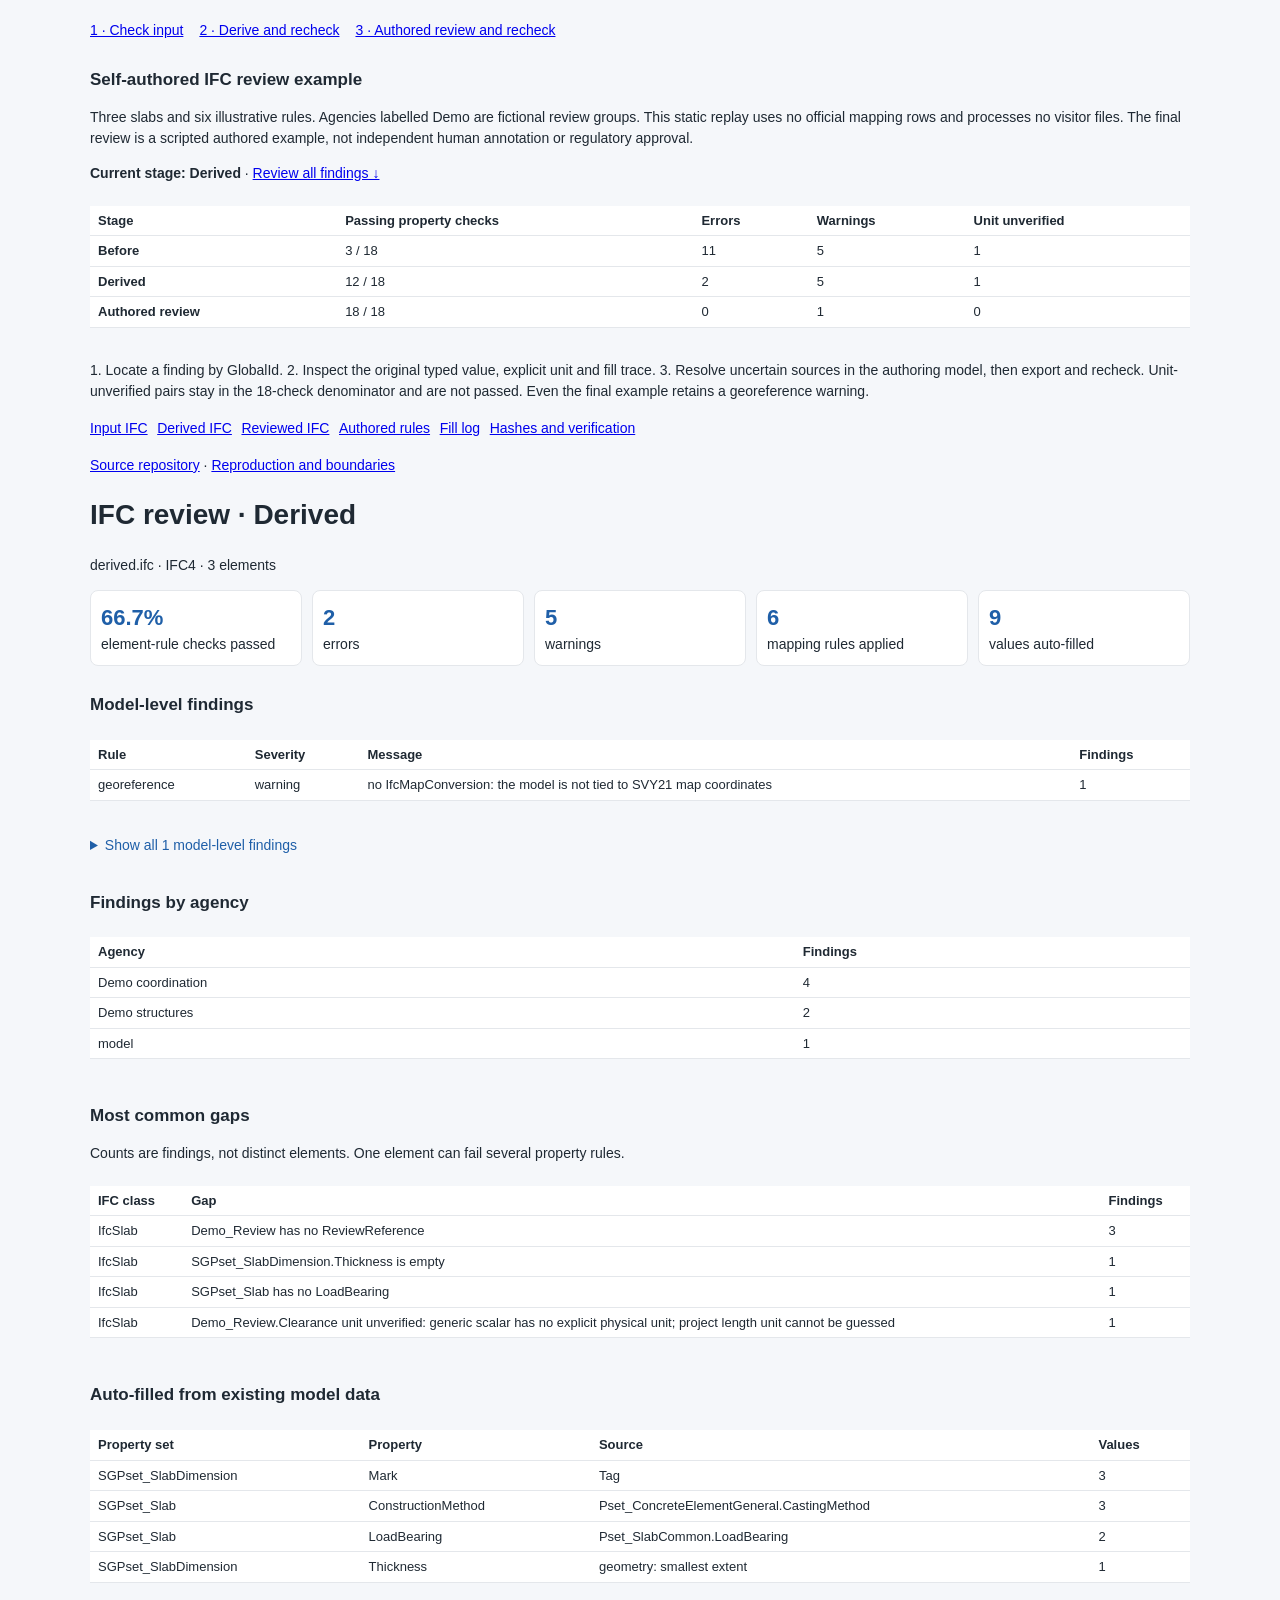
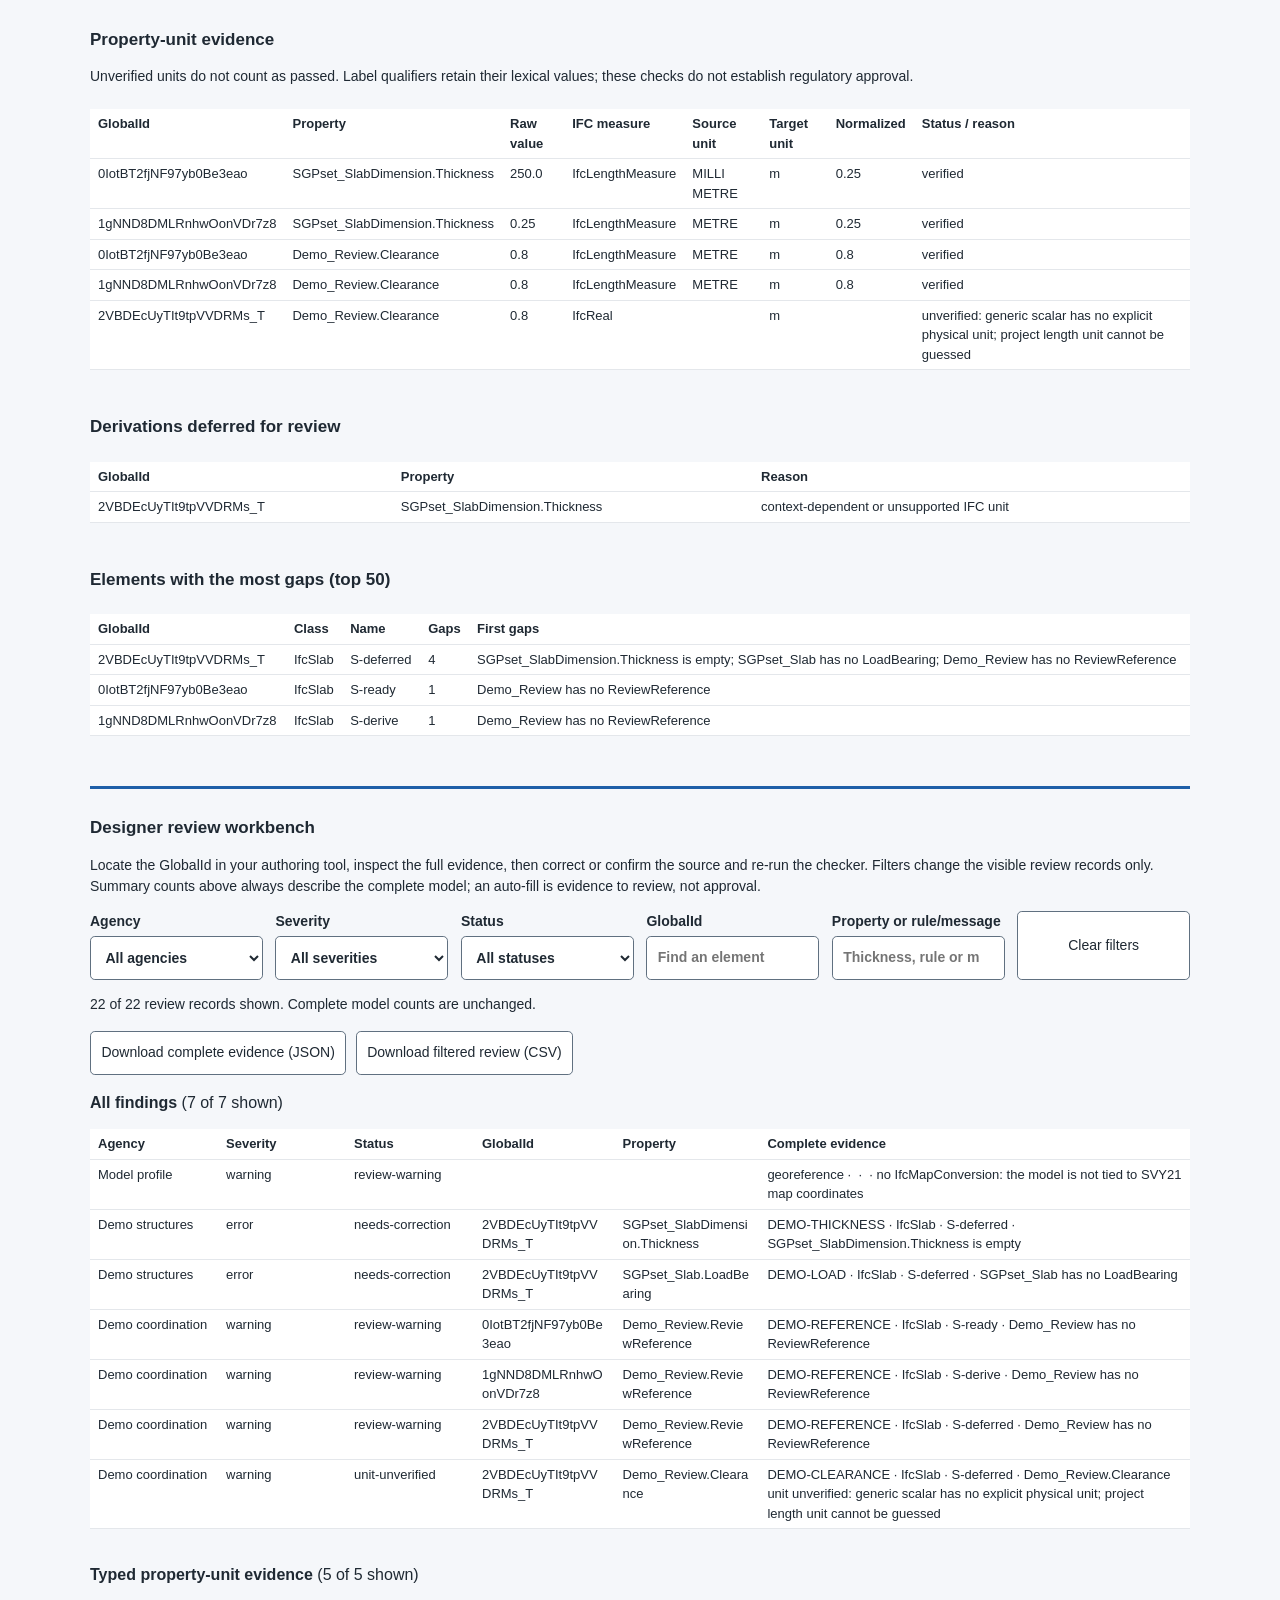
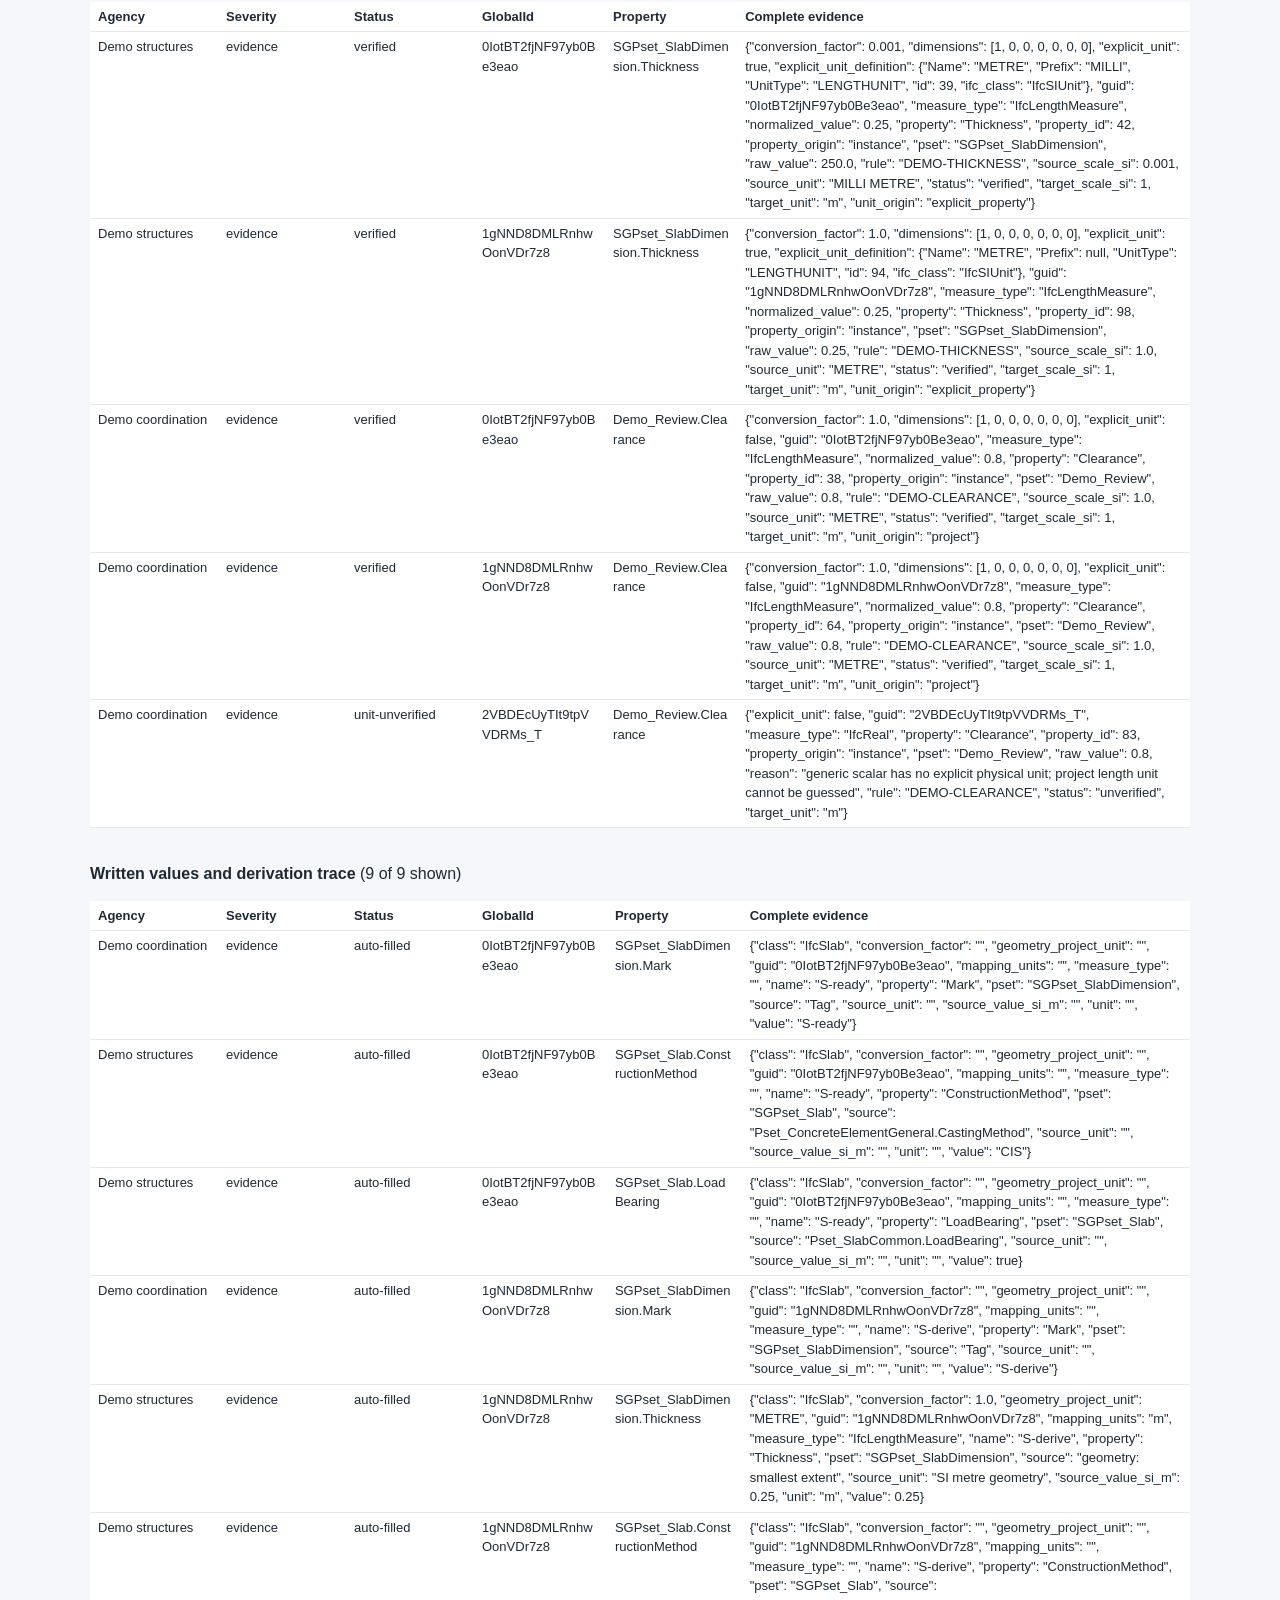
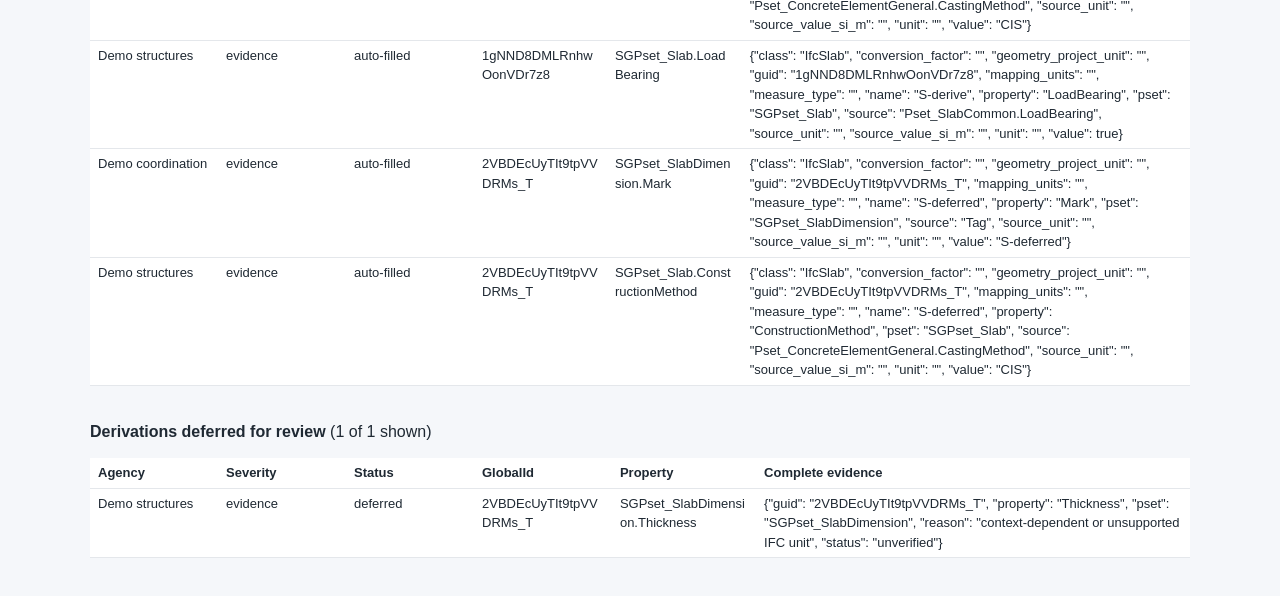
<file: demos/report-review/index.html>
<!doctype html><html lang=en><head><meta charset=utf-8><meta name=viewport content="width=device-width,initial-scale=1">
<title>IFC review · Derived</title><style>
body{font:14px/1.5 Segoe UI,Helvetica,Arial,sans-serif;color:#1f2933;background:#f5f7fa;margin:0} main{max-width:1100px;margin:0 auto;padding:20px 16px}
.k{display:grid;grid-template-columns:repeat(auto-fit,minmax(170px,1fr));gap:10px} .k div{background:#fff;border:1px solid #e4e7eb;border-radius:8px;padding:10px}
.k b{display:block;font-size:22px;color:#1f5fa8} table{border-collapse:collapse;width:100%;background:#fff;font-size:13px;margin:8px 0 18px}
th,td{border-bottom:1px solid #e4e7eb;padding:5px 8px;text-align:left;vertical-align:top} h2{font-size:17px;margin-top:26px} .w{overflow-x:auto}
h1{overflow-wrap:anywhere} details{margin:8px 0 18px} summary{cursor:pointer;color:#1f5fa8;padding:8px 0} summary:focus-visible{outline:2px solid #1f5fa8;outline-offset:2px}
</style></head><body><main><nav aria-label="Review stages"><a href="before.html">1 · Check input</a> <a href="index.html">2 · Derive and recheck</a> <a href="reviewed.html">3 · Authored review and recheck</a></nav><section class="demo-intro"><h2>Self-authored IFC review example</h2><p>Three slabs and six illustrative rules. Agencies labelled Demo are fictional review groups. This static replay uses no official mapping rows and processes no visitor files. The final review is a scripted authored example, not independent human annotation or regulatory approval.</p><p><strong>Current stage: Derived</strong> · <a href="#review">Review all findings ↓</a></p><div class="w"><table><thead><tr><th>Stage</th><th>Passing property checks</th><th>Errors</th><th>Warnings</th><th>Unit unverified</th></tr></thead><tbody><tr><th scope="row">Before</th><td>3 / 18</td><td>11</td><td>5</td><td>1</td></tr><tr><th scope="row">Derived</th><td>12 / 18</td><td>2</td><td>5</td><td>1</td></tr><tr><th scope="row">Authored review</th><td>18 / 18</td><td>0</td><td>1</td><td>0</td></tr></tbody></table></div><p>1. Locate a finding by GlobalId. 2. Inspect the original typed value, explicit unit and fill trace. 3. Resolve uncertain sources in the authoring model, then export and recheck. Unit-unverified pairs stay in the 18-check denominator and are not passed. Even the final example retains a georeference warning.</p><p class="downloads"><a href="before.ifc" download>Input IFC</a> <a href="derived.ifc" download>Derived IFC</a> <a href="reviewed.ifc" download>Reviewed IFC</a> <a href="authored_rules.json" download>Authored rules</a> <a href="derivations.csv" download>Fill log</a> <a href="manifest.json" download>Hashes and verification</a></p><p><a href="https://github.com/LUOaini1213/ifcsg-precheck">Source repository</a> · <a href="https://github.com/LUOaini1213/ifcsg-precheck/blob/main/docs/REPORT_REVIEW.md">Reproduction and boundaries</a></p></section><h1>IFC review · Derived</h1><p>derived.ifc &middot; IFC4 &middot; 3 elements</p>
<div class=k><div><b>66.7%</b>element-rule checks passed</div><div><b>2</b>errors</div><div><b>5</b>warnings</div>
<div><b>6</b>mapping rules applied</div><div><b>9</b>values auto-filled</div></div>
<h2>Model-level findings</h2><div class=w><table><thead><tr><th>Rule</th><th>Severity</th><th>Message</th><th>Findings</th></tr></thead><tbody><tr><td>georeference</td><td>warning</td><td>no IfcMapConversion: the model is not tied to SVY21 map coordinates</td><td>1</td></tr></tbody></table></div><details><summary>Show all 1 model-level findings</summary><div class=w><table><thead><tr><th>Rule</th><th>Severity</th><th>Message</th><th>GlobalId</th><th>Class</th><th>Name</th></tr></thead><tbody><tr><td>georeference</td><td>warning</td><td>no IfcMapConversion: the model is not tied to SVY21 map coordinates</td><td></td><td></td><td></td></tr></tbody></table></div></details>
<h2>Findings by agency</h2><div class=w><table><thead><tr><th>Agency</th><th>Findings</th></tr></thead><tbody><tr><td>Demo coordination</td><td>4</td></tr><tr><td>Demo structures</td><td>2</td></tr><tr><td>model</td><td>1</td></tr></tbody></table></div>
<h2>Most common gaps</h2><p>Counts are findings, not distinct elements. One element can fail several property rules.</p><div class=w><table><thead><tr><th>IFC class</th><th>Gap</th><th>Findings</th></tr></thead><tbody><tr><td>IfcSlab</td><td>Demo_Review has no ReviewReference</td><td>3</td></tr><tr><td>IfcSlab</td><td>SGPset_SlabDimension.Thickness is empty</td><td>1</td></tr><tr><td>IfcSlab</td><td>SGPset_Slab has no LoadBearing</td><td>1</td></tr><tr><td>IfcSlab</td><td>Demo_Review.Clearance unit unverified: generic scalar has no explicit physical unit; project length unit cannot be guessed</td><td>1</td></tr></tbody></table></div>
<h2>Auto-filled from existing model data</h2><div class=w><table><thead><tr><th>Property set</th><th>Property</th><th>Source</th><th>Values</th></tr></thead><tbody><tr><td>SGPset_SlabDimension</td><td>Mark</td><td>Tag</td><td>3</td></tr><tr><td>SGPset_Slab</td><td>ConstructionMethod</td><td>Pset_ConcreteElementGeneral.CastingMethod</td><td>3</td></tr><tr><td>SGPset_Slab</td><td>LoadBearing</td><td>Pset_SlabCommon.LoadBearing</td><td>2</td></tr><tr><td>SGPset_SlabDimension</td><td>Thickness</td><td>geometry: smallest extent</td><td>1</td></tr></tbody></table></div>
<h2>Property-unit evidence</h2><p>Unverified units do not count as passed. Label qualifiers retain their lexical values; these checks do not establish regulatory approval.</p><div class=w><table><thead><tr><th>GlobalId</th><th>Property</th><th>Raw value</th><th>IFC measure</th><th>Source unit</th><th>Target unit</th><th>Normalized</th><th>Status / reason</th></tr></thead><tbody><tr><td>0IotBT2fjNF97yb0Be3eao</td><td>SGPset_SlabDimension.Thickness</td><td>250.0</td><td>IfcLengthMeasure</td><td>MILLI METRE</td><td>m</td><td>0.25</td><td>verified</td></tr><tr><td>1gNND8DMLRnhwOonVDr7z8</td><td>SGPset_SlabDimension.Thickness</td><td>0.25</td><td>IfcLengthMeasure</td><td>METRE</td><td>m</td><td>0.25</td><td>verified</td></tr><tr><td>0IotBT2fjNF97yb0Be3eao</td><td>Demo_Review.Clearance</td><td>0.8</td><td>IfcLengthMeasure</td><td>METRE</td><td>m</td><td>0.8</td><td>verified</td></tr><tr><td>1gNND8DMLRnhwOonVDr7z8</td><td>Demo_Review.Clearance</td><td>0.8</td><td>IfcLengthMeasure</td><td>METRE</td><td>m</td><td>0.8</td><td>verified</td></tr><tr><td>2VBDEcUyTIt9tpVVDRMs_T</td><td>Demo_Review.Clearance</td><td>0.8</td><td>IfcReal</td><td></td><td>m</td><td></td><td>unverified: generic scalar has no explicit physical unit; project length unit cannot be guessed</td></tr></tbody></table></div><h2>Derivations deferred for review</h2><div class=w><table><thead><tr><th>GlobalId</th><th>Property</th><th>Reason</th></tr></thead><tbody><tr><td>2VBDEcUyTIt9tpVVDRMs_T</td><td>SGPset_SlabDimension.Thickness</td><td>context-dependent or unsupported IFC unit</td></tr></tbody></table></div>
<h2>Elements with the most gaps (top 50)</h2><div class=w><table><thead><tr><th>GlobalId</th><th>Class</th><th>Name</th><th>Gaps</th><th>First gaps</th></tr></thead><tbody><tr><td>2VBDEcUyTIt9tpVVDRMs_T</td><td>IfcSlab</td><td>S-deferred</td><td>4</td><td>SGPset_SlabDimension.Thickness is empty; SGPset_Slab has no LoadBearing; Demo_Review has no ReviewReference</td></tr><tr><td>0IotBT2fjNF97yb0Be3eao</td><td>IfcSlab</td><td>S-ready</td><td>1</td><td>Demo_Review has no ReviewReference</td></tr><tr><td>1gNND8DMLRnhwOonVDr7z8</td><td>IfcSlab</td><td>S-derive</td><td>1</td><td>Demo_Review has no ReviewReference</td></tr></tbody></table></div>
<style>#review { margin-top: 2rem; border-top: 3px solid #1f5fa8; }
#review-filters { display: grid; grid-template-columns: repeat(auto-fit,minmax(160px,1fr)); gap: .8rem; }
#review-filters label { display: flex; flex-direction: column; gap: .25rem; font-weight: 600; }
input, select, button { font: inherit; box-sizing: border-box; padding: .65rem; border: 1px solid #607080; border-radius: .3rem; background: white; color: #1f2933; min-height: 44px; }
input, select { width: 100%; min-width: 0; }
button { cursor: pointer; }
:focus-visible { outline: 3px solid #165db1; outline-offset: 3px; }
.downloads { display: flex; flex-wrap: wrap; gap: .6rem; margin: 1rem 0; }
.review-section td { overflow-wrap: anywhere; min-width: 7rem; }
.review-section td:last-child { min-width: 18rem; white-space: pre-wrap; }
.review-section h3 { font-size: 1rem; margin-bottom: .4rem; }
.review-section h3 span { font-weight: normal; }
tr[hidden] { display: none; }
main, .review-section, .w { min-width: 0; }
main p { overflow-wrap: anywhere; }
nav { display: flex; flex-wrap: wrap; gap: .5rem 1rem; margin-bottom: 1rem; }
@media(max-width: 480px) { main { padding: 16px 12px; } #review-filters { grid-template-columns: 1fr; } .downloads button { width: 100%; } }
</style><section id="review" aria-labelledby="review-title"><h2 id="review-title">Designer review workbench</h2>
<p>Locate the GlobalId in your authoring tool, inspect the full evidence, then correct or confirm the source and re-run the checker.
Filters change the visible review records only. Summary counts above always describe the complete model; an auto-fill is evidence to review, not approval.</p>
<form id="review-filters"><label>Agency<select id="filter-agency"><option value="">All agencies</option><option value="Demo coordination">Demo coordination</option><option value="Demo structures">Demo structures</option><option value="Model profile">Model profile</option></select></label>
<label>Severity<select id="filter-severity"><option value="">All severities</option><option value="error">Error</option><option value="warning">Warning</option><option value="evidence">Evidence</option></select></label>
<label>Status<select id="filter-status"><option value="">All statuses</option><option value="auto-filled">auto-filled</option><option value="deferred">deferred</option><option value="needs-correction">needs-correction</option><option value="review-warning">review-warning</option><option value="unit-unverified">unit-unverified</option><option value="verified">verified</option></select></label>
<label>GlobalId<input id="filter-guid" type="search" placeholder="Find an element" autocomplete="off"></label>
<label>Property or rule/message<input id="filter-property" type="search" placeholder="Thickness, rule or message" autocomplete="off"></label>
<button type="reset">Clear filters</button></form>
<p id="review-visible" role="status" aria-live="polite"></p>
<div class="downloads"><button id="download-json" type="button">Download complete evidence (JSON)</button>
<button id="download-csv" type="button">Download filtered review (CSV)</button></div>
<noscript><p>All evidence remains visible. Interactive filtering and browser downloads require JavaScript.</p></noscript><section class="review-section"><h3>All findings <span data-count="finding"></span></h3><div class="w" tabindex="0" role="region" aria-label="All findings"><table><thead><tr><th scope="col">Agency</th><th scope="col">Severity</th><th scope="col">Status</th><th scope="col">GlobalId</th><th scope="col">Property</th><th scope="col">Complete evidence</th></tr></thead><tbody><tr data-kind="finding" data-agency="Model profile" data-severity="warning" data-status="review-warning" data-guid="" data-property=""><td>Model profile</td><td>warning</td><td>review-warning</td><td></td><td></td><td>georeference ·  ·  · no IfcMapConversion: the model is not tied to SVY21 map coordinates</td></tr><tr data-kind="finding" data-agency="Demo structures" data-severity="error" data-status="needs-correction" data-guid="2VBDEcUyTIt9tpVVDRMs_T" data-property="SGPset_SlabDimension.Thickness"><td>Demo structures</td><td>error</td><td>needs-correction</td><td>2VBDEcUyTIt9tpVVDRMs_T</td><td>SGPset_SlabDimension.Thickness</td><td>DEMO-THICKNESS · IfcSlab · S-deferred · SGPset_SlabDimension.Thickness is empty</td></tr><tr data-kind="finding" data-agency="Demo structures" data-severity="error" data-status="needs-correction" data-guid="2VBDEcUyTIt9tpVVDRMs_T" data-property="SGPset_Slab.LoadBearing"><td>Demo structures</td><td>error</td><td>needs-correction</td><td>2VBDEcUyTIt9tpVVDRMs_T</td><td>SGPset_Slab.LoadBearing</td><td>DEMO-LOAD · IfcSlab · S-deferred · SGPset_Slab has no LoadBearing</td></tr><tr data-kind="finding" data-agency="Demo coordination" data-severity="warning" data-status="review-warning" data-guid="0IotBT2fjNF97yb0Be3eao" data-property="Demo_Review.ReviewReference"><td>Demo coordination</td><td>warning</td><td>review-warning</td><td>0IotBT2fjNF97yb0Be3eao</td><td>Demo_Review.ReviewReference</td><td>DEMO-REFERENCE · IfcSlab · S-ready · Demo_Review has no ReviewReference</td></tr><tr data-kind="finding" data-agency="Demo coordination" data-severity="warning" data-status="review-warning" data-guid="1gNND8DMLRnhwOonVDr7z8" data-property="Demo_Review.ReviewReference"><td>Demo coordination</td><td>warning</td><td>review-warning</td><td>1gNND8DMLRnhwOonVDr7z8</td><td>Demo_Review.ReviewReference</td><td>DEMO-REFERENCE · IfcSlab · S-derive · Demo_Review has no ReviewReference</td></tr><tr data-kind="finding" data-agency="Demo coordination" data-severity="warning" data-status="review-warning" data-guid="2VBDEcUyTIt9tpVVDRMs_T" data-property="Demo_Review.ReviewReference"><td>Demo coordination</td><td>warning</td><td>review-warning</td><td>2VBDEcUyTIt9tpVVDRMs_T</td><td>Demo_Review.ReviewReference</td><td>DEMO-REFERENCE · IfcSlab · S-deferred · Demo_Review has no ReviewReference</td></tr><tr data-kind="finding" data-agency="Demo coordination" data-severity="warning" data-status="unit-unverified" data-guid="2VBDEcUyTIt9tpVVDRMs_T" data-property="Demo_Review.Clearance"><td>Demo coordination</td><td>warning</td><td>unit-unverified</td><td>2VBDEcUyTIt9tpVVDRMs_T</td><td>Demo_Review.Clearance</td><td>DEMO-CLEARANCE · IfcSlab · S-deferred · Demo_Review.Clearance unit unverified: generic scalar has no explicit physical unit; project length unit cannot be guessed</td></tr></tbody></table></div></section><section class="review-section"><h3>Typed property-unit evidence <span data-count="unit"></span></h3><div class="w" tabindex="0" role="region" aria-label="Typed property-unit evidence"><table><thead><tr><th scope="col">Agency</th><th scope="col">Severity</th><th scope="col">Status</th><th scope="col">GlobalId</th><th scope="col">Property</th><th scope="col">Complete evidence</th></tr></thead><tbody><tr data-kind="unit" data-agency="Demo structures" data-severity="evidence" data-status="verified" data-guid="0IotBT2fjNF97yb0Be3eao" data-property="SGPset_SlabDimension.Thickness"><td>Demo structures</td><td>evidence</td><td>verified</td><td>0IotBT2fjNF97yb0Be3eao</td><td>SGPset_SlabDimension.Thickness</td><td>{&quot;conversion_factor&quot;: 0.001, &quot;dimensions&quot;: [1, 0, 0, 0, 0, 0, 0], &quot;explicit_unit&quot;: true, &quot;explicit_unit_definition&quot;: {&quot;Name&quot;: &quot;METRE&quot;, &quot;Prefix&quot;: &quot;MILLI&quot;, &quot;UnitType&quot;: &quot;LENGTHUNIT&quot;, &quot;id&quot;: 39, &quot;ifc_class&quot;: &quot;IfcSIUnit&quot;}, &quot;guid&quot;: &quot;0IotBT2fjNF97yb0Be3eao&quot;, &quot;measure_type&quot;: &quot;IfcLengthMeasure&quot;, &quot;normalized_value&quot;: 0.25, &quot;property&quot;: &quot;Thickness&quot;, &quot;property_id&quot;: 42, &quot;property_origin&quot;: &quot;instance&quot;, &quot;pset&quot;: &quot;SGPset_SlabDimension&quot;, &quot;raw_value&quot;: 250.0, &quot;rule&quot;: &quot;DEMO-THICKNESS&quot;, &quot;source_scale_si&quot;: 0.001, &quot;source_unit&quot;: &quot;MILLI METRE&quot;, &quot;status&quot;: &quot;verified&quot;, &quot;target_scale_si&quot;: 1, &quot;target_unit&quot;: &quot;m&quot;, &quot;unit_origin&quot;: &quot;explicit_property&quot;}</td></tr><tr data-kind="unit" data-agency="Demo structures" data-severity="evidence" data-status="verified" data-guid="1gNND8DMLRnhwOonVDr7z8" data-property="SGPset_SlabDimension.Thickness"><td>Demo structures</td><td>evidence</td><td>verified</td><td>1gNND8DMLRnhwOonVDr7z8</td><td>SGPset_SlabDimension.Thickness</td><td>{&quot;conversion_factor&quot;: 1.0, &quot;dimensions&quot;: [1, 0, 0, 0, 0, 0, 0], &quot;explicit_unit&quot;: true, &quot;explicit_unit_definition&quot;: {&quot;Name&quot;: &quot;METRE&quot;, &quot;Prefix&quot;: null, &quot;UnitType&quot;: &quot;LENGTHUNIT&quot;, &quot;id&quot;: 94, &quot;ifc_class&quot;: &quot;IfcSIUnit&quot;}, &quot;guid&quot;: &quot;1gNND8DMLRnhwOonVDr7z8&quot;, &quot;measure_type&quot;: &quot;IfcLengthMeasure&quot;, &quot;normalized_value&quot;: 0.25, &quot;property&quot;: &quot;Thickness&quot;, &quot;property_id&quot;: 98, &quot;property_origin&quot;: &quot;instance&quot;, &quot;pset&quot;: &quot;SGPset_SlabDimension&quot;, &quot;raw_value&quot;: 0.25, &quot;rule&quot;: &quot;DEMO-THICKNESS&quot;, &quot;source_scale_si&quot;: 1.0, &quot;source_unit&quot;: &quot;METRE&quot;, &quot;status&quot;: &quot;verified&quot;, &quot;target_scale_si&quot;: 1, &quot;target_unit&quot;: &quot;m&quot;, &quot;unit_origin&quot;: &quot;explicit_property&quot;}</td></tr><tr data-kind="unit" data-agency="Demo coordination" data-severity="evidence" data-status="verified" data-guid="0IotBT2fjNF97yb0Be3eao" data-property="Demo_Review.Clearance"><td>Demo coordination</td><td>evidence</td><td>verified</td><td>0IotBT2fjNF97yb0Be3eao</td><td>Demo_Review.Clearance</td><td>{&quot;conversion_factor&quot;: 1.0, &quot;dimensions&quot;: [1, 0, 0, 0, 0, 0, 0], &quot;explicit_unit&quot;: false, &quot;guid&quot;: &quot;0IotBT2fjNF97yb0Be3eao&quot;, &quot;measure_type&quot;: &quot;IfcLengthMeasure&quot;, &quot;normalized_value&quot;: 0.8, &quot;property&quot;: &quot;Clearance&quot;, &quot;property_id&quot;: 38, &quot;property_origin&quot;: &quot;instance&quot;, &quot;pset&quot;: &quot;Demo_Review&quot;, &quot;raw_value&quot;: 0.8, &quot;rule&quot;: &quot;DEMO-CLEARANCE&quot;, &quot;source_scale_si&quot;: 1.0, &quot;source_unit&quot;: &quot;METRE&quot;, &quot;status&quot;: &quot;verified&quot;, &quot;target_scale_si&quot;: 1, &quot;target_unit&quot;: &quot;m&quot;, &quot;unit_origin&quot;: &quot;project&quot;}</td></tr><tr data-kind="unit" data-agency="Demo coordination" data-severity="evidence" data-status="verified" data-guid="1gNND8DMLRnhwOonVDr7z8" data-property="Demo_Review.Clearance"><td>Demo coordination</td><td>evidence</td><td>verified</td><td>1gNND8DMLRnhwOonVDr7z8</td><td>Demo_Review.Clearance</td><td>{&quot;conversion_factor&quot;: 1.0, &quot;dimensions&quot;: [1, 0, 0, 0, 0, 0, 0], &quot;explicit_unit&quot;: false, &quot;guid&quot;: &quot;1gNND8DMLRnhwOonVDr7z8&quot;, &quot;measure_type&quot;: &quot;IfcLengthMeasure&quot;, &quot;normalized_value&quot;: 0.8, &quot;property&quot;: &quot;Clearance&quot;, &quot;property_id&quot;: 64, &quot;property_origin&quot;: &quot;instance&quot;, &quot;pset&quot;: &quot;Demo_Review&quot;, &quot;raw_value&quot;: 0.8, &quot;rule&quot;: &quot;DEMO-CLEARANCE&quot;, &quot;source_scale_si&quot;: 1.0, &quot;source_unit&quot;: &quot;METRE&quot;, &quot;status&quot;: &quot;verified&quot;, &quot;target_scale_si&quot;: 1, &quot;target_unit&quot;: &quot;m&quot;, &quot;unit_origin&quot;: &quot;project&quot;}</td></tr><tr data-kind="unit" data-agency="Demo coordination" data-severity="evidence" data-status="unit-unverified" data-guid="2VBDEcUyTIt9tpVVDRMs_T" data-property="Demo_Review.Clearance"><td>Demo coordination</td><td>evidence</td><td>unit-unverified</td><td>2VBDEcUyTIt9tpVVDRMs_T</td><td>Demo_Review.Clearance</td><td>{&quot;explicit_unit&quot;: false, &quot;guid&quot;: &quot;2VBDEcUyTIt9tpVVDRMs_T&quot;, &quot;measure_type&quot;: &quot;IfcReal&quot;, &quot;property&quot;: &quot;Clearance&quot;, &quot;property_id&quot;: 83, &quot;property_origin&quot;: &quot;instance&quot;, &quot;pset&quot;: &quot;Demo_Review&quot;, &quot;raw_value&quot;: 0.8, &quot;reason&quot;: &quot;generic scalar has no explicit physical unit; project length unit cannot be guessed&quot;, &quot;rule&quot;: &quot;DEMO-CLEARANCE&quot;, &quot;status&quot;: &quot;unverified&quot;, &quot;target_unit&quot;: &quot;m&quot;}</td></tr></tbody></table></div></section><section class="review-section"><h3>Written values and derivation trace <span data-count="derived"></span></h3><div class="w" tabindex="0" role="region" aria-label="Written values and derivation trace"><table><thead><tr><th scope="col">Agency</th><th scope="col">Severity</th><th scope="col">Status</th><th scope="col">GlobalId</th><th scope="col">Property</th><th scope="col">Complete evidence</th></tr></thead><tbody><tr data-kind="derived" data-agency="Demo coordination" data-severity="evidence" data-status="auto-filled" data-guid="0IotBT2fjNF97yb0Be3eao" data-property="SGPset_SlabDimension.Mark"><td>Demo coordination</td><td>evidence</td><td>auto-filled</td><td>0IotBT2fjNF97yb0Be3eao</td><td>SGPset_SlabDimension.Mark</td><td>{&quot;class&quot;: &quot;IfcSlab&quot;, &quot;conversion_factor&quot;: &quot;&quot;, &quot;geometry_project_unit&quot;: &quot;&quot;, &quot;guid&quot;: &quot;0IotBT2fjNF97yb0Be3eao&quot;, &quot;mapping_units&quot;: &quot;&quot;, &quot;measure_type&quot;: &quot;&quot;, &quot;name&quot;: &quot;S-ready&quot;, &quot;property&quot;: &quot;Mark&quot;, &quot;pset&quot;: &quot;SGPset_SlabDimension&quot;, &quot;source&quot;: &quot;Tag&quot;, &quot;source_unit&quot;: &quot;&quot;, &quot;source_value_si_m&quot;: &quot;&quot;, &quot;unit&quot;: &quot;&quot;, &quot;value&quot;: &quot;S-ready&quot;}</td></tr><tr data-kind="derived" data-agency="Demo structures" data-severity="evidence" data-status="auto-filled" data-guid="0IotBT2fjNF97yb0Be3eao" data-property="SGPset_Slab.ConstructionMethod"><td>Demo structures</td><td>evidence</td><td>auto-filled</td><td>0IotBT2fjNF97yb0Be3eao</td><td>SGPset_Slab.ConstructionMethod</td><td>{&quot;class&quot;: &quot;IfcSlab&quot;, &quot;conversion_factor&quot;: &quot;&quot;, &quot;geometry_project_unit&quot;: &quot;&quot;, &quot;guid&quot;: &quot;0IotBT2fjNF97yb0Be3eao&quot;, &quot;mapping_units&quot;: &quot;&quot;, &quot;measure_type&quot;: &quot;&quot;, &quot;name&quot;: &quot;S-ready&quot;, &quot;property&quot;: &quot;ConstructionMethod&quot;, &quot;pset&quot;: &quot;SGPset_Slab&quot;, &quot;source&quot;: &quot;Pset_ConcreteElementGeneral.CastingMethod&quot;, &quot;source_unit&quot;: &quot;&quot;, &quot;source_value_si_m&quot;: &quot;&quot;, &quot;unit&quot;: &quot;&quot;, &quot;value&quot;: &quot;CIS&quot;}</td></tr><tr data-kind="derived" data-agency="Demo structures" data-severity="evidence" data-status="auto-filled" data-guid="0IotBT2fjNF97yb0Be3eao" data-property="SGPset_Slab.LoadBearing"><td>Demo structures</td><td>evidence</td><td>auto-filled</td><td>0IotBT2fjNF97yb0Be3eao</td><td>SGPset_Slab.LoadBearing</td><td>{&quot;class&quot;: &quot;IfcSlab&quot;, &quot;conversion_factor&quot;: &quot;&quot;, &quot;geometry_project_unit&quot;: &quot;&quot;, &quot;guid&quot;: &quot;0IotBT2fjNF97yb0Be3eao&quot;, &quot;mapping_units&quot;: &quot;&quot;, &quot;measure_type&quot;: &quot;&quot;, &quot;name&quot;: &quot;S-ready&quot;, &quot;property&quot;: &quot;LoadBearing&quot;, &quot;pset&quot;: &quot;SGPset_Slab&quot;, &quot;source&quot;: &quot;Pset_SlabCommon.LoadBearing&quot;, &quot;source_unit&quot;: &quot;&quot;, &quot;source_value_si_m&quot;: &quot;&quot;, &quot;unit&quot;: &quot;&quot;, &quot;value&quot;: true}</td></tr><tr data-kind="derived" data-agency="Demo coordination" data-severity="evidence" data-status="auto-filled" data-guid="1gNND8DMLRnhwOonVDr7z8" data-property="SGPset_SlabDimension.Mark"><td>Demo coordination</td><td>evidence</td><td>auto-filled</td><td>1gNND8DMLRnhwOonVDr7z8</td><td>SGPset_SlabDimension.Mark</td><td>{&quot;class&quot;: &quot;IfcSlab&quot;, &quot;conversion_factor&quot;: &quot;&quot;, &quot;geometry_project_unit&quot;: &quot;&quot;, &quot;guid&quot;: &quot;1gNND8DMLRnhwOonVDr7z8&quot;, &quot;mapping_units&quot;: &quot;&quot;, &quot;measure_type&quot;: &quot;&quot;, &quot;name&quot;: &quot;S-derive&quot;, &quot;property&quot;: &quot;Mark&quot;, &quot;pset&quot;: &quot;SGPset_SlabDimension&quot;, &quot;source&quot;: &quot;Tag&quot;, &quot;source_unit&quot;: &quot;&quot;, &quot;source_value_si_m&quot;: &quot;&quot;, &quot;unit&quot;: &quot;&quot;, &quot;value&quot;: &quot;S-derive&quot;}</td></tr><tr data-kind="derived" data-agency="Demo structures" data-severity="evidence" data-status="auto-filled" data-guid="1gNND8DMLRnhwOonVDr7z8" data-property="SGPset_SlabDimension.Thickness"><td>Demo structures</td><td>evidence</td><td>auto-filled</td><td>1gNND8DMLRnhwOonVDr7z8</td><td>SGPset_SlabDimension.Thickness</td><td>{&quot;class&quot;: &quot;IfcSlab&quot;, &quot;conversion_factor&quot;: 1.0, &quot;geometry_project_unit&quot;: &quot;METRE&quot;, &quot;guid&quot;: &quot;1gNND8DMLRnhwOonVDr7z8&quot;, &quot;mapping_units&quot;: &quot;m&quot;, &quot;measure_type&quot;: &quot;IfcLengthMeasure&quot;, &quot;name&quot;: &quot;S-derive&quot;, &quot;property&quot;: &quot;Thickness&quot;, &quot;pset&quot;: &quot;SGPset_SlabDimension&quot;, &quot;source&quot;: &quot;geometry: smallest extent&quot;, &quot;source_unit&quot;: &quot;SI metre geometry&quot;, &quot;source_value_si_m&quot;: 0.25, &quot;unit&quot;: &quot;m&quot;, &quot;value&quot;: 0.25}</td></tr><tr data-kind="derived" data-agency="Demo structures" data-severity="evidence" data-status="auto-filled" data-guid="1gNND8DMLRnhwOonVDr7z8" data-property="SGPset_Slab.ConstructionMethod"><td>Demo structures</td><td>evidence</td><td>auto-filled</td><td>1gNND8DMLRnhwOonVDr7z8</td><td>SGPset_Slab.ConstructionMethod</td><td>{&quot;class&quot;: &quot;IfcSlab&quot;, &quot;conversion_factor&quot;: &quot;&quot;, &quot;geometry_project_unit&quot;: &quot;&quot;, &quot;guid&quot;: &quot;1gNND8DMLRnhwOonVDr7z8&quot;, &quot;mapping_units&quot;: &quot;&quot;, &quot;measure_type&quot;: &quot;&quot;, &quot;name&quot;: &quot;S-derive&quot;, &quot;property&quot;: &quot;ConstructionMethod&quot;, &quot;pset&quot;: &quot;SGPset_Slab&quot;, &quot;source&quot;: &quot;Pset_ConcreteElementGeneral.CastingMethod&quot;, &quot;source_unit&quot;: &quot;&quot;, &quot;source_value_si_m&quot;: &quot;&quot;, &quot;unit&quot;: &quot;&quot;, &quot;value&quot;: &quot;CIS&quot;}</td></tr><tr data-kind="derived" data-agency="Demo structures" data-severity="evidence" data-status="auto-filled" data-guid="1gNND8DMLRnhwOonVDr7z8" data-property="SGPset_Slab.LoadBearing"><td>Demo structures</td><td>evidence</td><td>auto-filled</td><td>1gNND8DMLRnhwOonVDr7z8</td><td>SGPset_Slab.LoadBearing</td><td>{&quot;class&quot;: &quot;IfcSlab&quot;, &quot;conversion_factor&quot;: &quot;&quot;, &quot;geometry_project_unit&quot;: &quot;&quot;, &quot;guid&quot;: &quot;1gNND8DMLRnhwOonVDr7z8&quot;, &quot;mapping_units&quot;: &quot;&quot;, &quot;measure_type&quot;: &quot;&quot;, &quot;name&quot;: &quot;S-derive&quot;, &quot;property&quot;: &quot;LoadBearing&quot;, &quot;pset&quot;: &quot;SGPset_Slab&quot;, &quot;source&quot;: &quot;Pset_SlabCommon.LoadBearing&quot;, &quot;source_unit&quot;: &quot;&quot;, &quot;source_value_si_m&quot;: &quot;&quot;, &quot;unit&quot;: &quot;&quot;, &quot;value&quot;: true}</td></tr><tr data-kind="derived" data-agency="Demo coordination" data-severity="evidence" data-status="auto-filled" data-guid="2VBDEcUyTIt9tpVVDRMs_T" data-property="SGPset_SlabDimension.Mark"><td>Demo coordination</td><td>evidence</td><td>auto-filled</td><td>2VBDEcUyTIt9tpVVDRMs_T</td><td>SGPset_SlabDimension.Mark</td><td>{&quot;class&quot;: &quot;IfcSlab&quot;, &quot;conversion_factor&quot;: &quot;&quot;, &quot;geometry_project_unit&quot;: &quot;&quot;, &quot;guid&quot;: &quot;2VBDEcUyTIt9tpVVDRMs_T&quot;, &quot;mapping_units&quot;: &quot;&quot;, &quot;measure_type&quot;: &quot;&quot;, &quot;name&quot;: &quot;S-deferred&quot;, &quot;property&quot;: &quot;Mark&quot;, &quot;pset&quot;: &quot;SGPset_SlabDimension&quot;, &quot;source&quot;: &quot;Tag&quot;, &quot;source_unit&quot;: &quot;&quot;, &quot;source_value_si_m&quot;: &quot;&quot;, &quot;unit&quot;: &quot;&quot;, &quot;value&quot;: &quot;S-deferred&quot;}</td></tr><tr data-kind="derived" data-agency="Demo structures" data-severity="evidence" data-status="auto-filled" data-guid="2VBDEcUyTIt9tpVVDRMs_T" data-property="SGPset_Slab.ConstructionMethod"><td>Demo structures</td><td>evidence</td><td>auto-filled</td><td>2VBDEcUyTIt9tpVVDRMs_T</td><td>SGPset_Slab.ConstructionMethod</td><td>{&quot;class&quot;: &quot;IfcSlab&quot;, &quot;conversion_factor&quot;: &quot;&quot;, &quot;geometry_project_unit&quot;: &quot;&quot;, &quot;guid&quot;: &quot;2VBDEcUyTIt9tpVVDRMs_T&quot;, &quot;mapping_units&quot;: &quot;&quot;, &quot;measure_type&quot;: &quot;&quot;, &quot;name&quot;: &quot;S-deferred&quot;, &quot;property&quot;: &quot;ConstructionMethod&quot;, &quot;pset&quot;: &quot;SGPset_Slab&quot;, &quot;source&quot;: &quot;Pset_ConcreteElementGeneral.CastingMethod&quot;, &quot;source_unit&quot;: &quot;&quot;, &quot;source_value_si_m&quot;: &quot;&quot;, &quot;unit&quot;: &quot;&quot;, &quot;value&quot;: &quot;CIS&quot;}</td></tr></tbody></table></div></section><section class="review-section"><h3>Derivations deferred for review <span data-count="deferred"></span></h3><div class="w" tabindex="0" role="region" aria-label="Derivations deferred for review"><table><thead><tr><th scope="col">Agency</th><th scope="col">Severity</th><th scope="col">Status</th><th scope="col">GlobalId</th><th scope="col">Property</th><th scope="col">Complete evidence</th></tr></thead><tbody><tr data-kind="deferred" data-agency="Demo structures" data-severity="evidence" data-status="deferred" data-guid="2VBDEcUyTIt9tpVVDRMs_T" data-property="SGPset_SlabDimension.Thickness"><td>Demo structures</td><td>evidence</td><td>deferred</td><td>2VBDEcUyTIt9tpVVDRMs_T</td><td>SGPset_SlabDimension.Thickness</td><td>{&quot;guid&quot;: &quot;2VBDEcUyTIt9tpVVDRMs_T&quot;, &quot;property&quot;: &quot;Thickness&quot;, &quot;pset&quot;: &quot;SGPset_SlabDimension&quot;, &quot;reason&quot;: &quot;context-dependent or unsupported IFC unit&quot;, &quot;status&quot;: &quot;unverified&quot;}</td></tr></tbody></table></div></section></section><script type="application/json" id="review-data">{"report": {"summary": {"file": "derived.ifc", "schema": "IFC4", "elements": 3, "errors": 2, "warnings": 5, "rules_applied": 6, "element_rule_pairs": 18, "unit_unverified_pairs": 1, "pass_rate": 0.6666666666666666, "top_rules": [["DEMO-REFERENCE", 3], ["georeference", 1], ["DEMO-THICKNESS", 1], ["DEMO-LOAD", 1], ["DEMO-CLEARANCE", 1]]}, "findings": [{"rule": "georeference", "severity": "warning", "message": "no IfcMapConversion: the model is not tied to SVY21 map coordinates", "guid": "", "ifc_class": "", "name": "", "agency": "", "origin": "model"}, {"rule": "DEMO-THICKNESS", "severity": "error", "message": "SGPset_SlabDimension.Thickness is empty", "guid": "2VBDEcUyTIt9tpVVDRMs_T", "ifc_class": "IfcSlab", "name": "S-deferred", "agency": "Demo structures", "origin": "mapping"}, {"rule": "DEMO-LOAD", "severity": "error", "message": "SGPset_Slab has no LoadBearing", "guid": "2VBDEcUyTIt9tpVVDRMs_T", "ifc_class": "IfcSlab", "name": "S-deferred", "agency": "Demo structures", "origin": "mapping"}, {"rule": "DEMO-REFERENCE", "severity": "warning", "message": "Demo_Review has no ReviewReference", "guid": "0IotBT2fjNF97yb0Be3eao", "ifc_class": "IfcSlab", "name": "S-ready", "agency": "Demo coordination", "origin": "mapping"}, {"rule": "DEMO-REFERENCE", "severity": "warning", "message": "Demo_Review has no ReviewReference", "guid": "1gNND8DMLRnhwOonVDr7z8", "ifc_class": "IfcSlab", "name": "S-derive", "agency": "Demo coordination", "origin": "mapping"}, {"rule": "DEMO-REFERENCE", "severity": "warning", "message": "Demo_Review has no ReviewReference", "guid": "2VBDEcUyTIt9tpVVDRMs_T", "ifc_class": "IfcSlab", "name": "S-deferred", "agency": "Demo coordination", "origin": "mapping"}, {"rule": "DEMO-CLEARANCE", "severity": "warning", "message": "Demo_Review.Clearance unit unverified: generic scalar has no explicit physical unit; project length unit cannot be guessed", "guid": "2VBDEcUyTIt9tpVVDRMs_T", "ifc_class": "IfcSlab", "name": "S-deferred", "agency": "Demo coordination", "origin": "mapping"}], "unit_results": [{"guid": "0IotBT2fjNF97yb0Be3eao", "pset": "SGPset_SlabDimension", "property": "Thickness", "rule": "DEMO-THICKNESS", "target_unit": "m", "status": "verified", "raw_value": 250.0, "measure_type": "IfcLengthMeasure", "property_origin": "instance", "property_id": 42, "explicit_unit": true, "explicit_unit_definition": {"id": 39, "ifc_class": "IfcSIUnit", "UnitType": "LENGTHUNIT", "Name": "METRE", "Prefix": "MILLI"}, "unit_origin": "explicit_property", "source_unit": "MILLI METRE", "source_scale_si": 0.001, "target_scale_si": 1, "dimensions": [1, 0, 0, 0, 0, 0, 0], "conversion_factor": 0.001, "normalized_value": 0.25}, {"guid": "1gNND8DMLRnhwOonVDr7z8", "pset": "SGPset_SlabDimension", "property": "Thickness", "rule": "DEMO-THICKNESS", "target_unit": "m", "status": "verified", "raw_value": 0.25, "measure_type": "IfcLengthMeasure", "property_origin": "instance", "property_id": 98, "explicit_unit": true, "explicit_unit_definition": {"id": 94, "ifc_class": "IfcSIUnit", "UnitType": "LENGTHUNIT", "Name": "METRE", "Prefix": null}, "unit_origin": "explicit_property", "source_unit": "METRE", "source_scale_si": 1.0, "target_scale_si": 1, "dimensions": [1, 0, 0, 0, 0, 0, 0], "conversion_factor": 1.0, "normalized_value": 0.25}, {"guid": "0IotBT2fjNF97yb0Be3eao", "pset": "Demo_Review", "property": "Clearance", "rule": "DEMO-CLEARANCE", "target_unit": "m", "status": "verified", "raw_value": 0.8, "measure_type": "IfcLengthMeasure", "property_origin": "instance", "property_id": 38, "explicit_unit": false, "unit_origin": "project", "source_unit": "METRE", "source_scale_si": 1.0, "target_scale_si": 1, "dimensions": [1, 0, 0, 0, 0, 0, 0], "conversion_factor": 1.0, "normalized_value": 0.8}, {"guid": "1gNND8DMLRnhwOonVDr7z8", "pset": "Demo_Review", "property": "Clearance", "rule": "DEMO-CLEARANCE", "target_unit": "m", "status": "verified", "raw_value": 0.8, "measure_type": "IfcLengthMeasure", "property_origin": "instance", "property_id": 64, "explicit_unit": false, "unit_origin": "project", "source_unit": "METRE", "source_scale_si": 1.0, "target_scale_si": 1, "dimensions": [1, 0, 0, 0, 0, 0, 0], "conversion_factor": 1.0, "normalized_value": 0.8}, {"guid": "2VBDEcUyTIt9tpVVDRMs_T", "pset": "Demo_Review", "property": "Clearance", "rule": "DEMO-CLEARANCE", "target_unit": "m", "status": "unverified", "raw_value": 0.8, "measure_type": "IfcReal", "property_origin": "instance", "property_id": 83, "explicit_unit": false, "reason": "generic scalar has no explicit physical unit; project length unit cannot be guessed"}]}, "derived": [{"guid": "0IotBT2fjNF97yb0Be3eao", "class": "IfcSlab", "name": "S-ready", "pset": "SGPset_SlabDimension", "property": "Mark", "value": "S-ready", "source": "Tag", "conversion_factor": "", "geometry_project_unit": "", "mapping_units": "", "measure_type": "", "source_unit": "", "source_value_si_m": "", "unit": ""}, {"guid": "0IotBT2fjNF97yb0Be3eao", "class": "IfcSlab", "name": "S-ready", "pset": "SGPset_Slab", "property": "ConstructionMethod", "value": "CIS", "source": "Pset_ConcreteElementGeneral.CastingMethod", "conversion_factor": "", "geometry_project_unit": "", "mapping_units": "", "measure_type": "", "source_unit": "", "source_value_si_m": "", "unit": ""}, {"guid": "0IotBT2fjNF97yb0Be3eao", "class": "IfcSlab", "name": "S-ready", "pset": "SGPset_Slab", "property": "LoadBearing", "value": true, "source": "Pset_SlabCommon.LoadBearing", "conversion_factor": "", "geometry_project_unit": "", "mapping_units": "", "measure_type": "", "source_unit": "", "source_value_si_m": "", "unit": ""}, {"guid": "1gNND8DMLRnhwOonVDr7z8", "class": "IfcSlab", "name": "S-derive", "pset": "SGPset_SlabDimension", "property": "Mark", "value": "S-derive", "source": "Tag", "conversion_factor": "", "geometry_project_unit": "", "mapping_units": "", "measure_type": "", "source_unit": "", "source_value_si_m": "", "unit": ""}, {"guid": "1gNND8DMLRnhwOonVDr7z8", "class": "IfcSlab", "name": "S-derive", "pset": "SGPset_SlabDimension", "property": "Thickness", "value": 0.25, "source": "geometry: smallest extent", "measure_type": "IfcLengthMeasure", "unit": "m", "geometry_project_unit": "METRE", "source_unit": "SI metre geometry", "source_value_si_m": 0.25, "conversion_factor": 1.0, "mapping_units": "m"}, {"guid": "1gNND8DMLRnhwOonVDr7z8", "class": "IfcSlab", "name": "S-derive", "pset": "SGPset_Slab", "property": "ConstructionMethod", "value": "CIS", "source": "Pset_ConcreteElementGeneral.CastingMethod", "conversion_factor": "", "geometry_project_unit": "", "mapping_units": "", "measure_type": "", "source_unit": "", "source_value_si_m": "", "unit": ""}, {"guid": "1gNND8DMLRnhwOonVDr7z8", "class": "IfcSlab", "name": "S-derive", "pset": "SGPset_Slab", "property": "LoadBearing", "value": true, "source": "Pset_SlabCommon.LoadBearing", "conversion_factor": "", "geometry_project_unit": "", "mapping_units": "", "measure_type": "", "source_unit": "", "source_value_si_m": "", "unit": ""}, {"guid": "2VBDEcUyTIt9tpVVDRMs_T", "class": "IfcSlab", "name": "S-deferred", "pset": "SGPset_SlabDimension", "property": "Mark", "value": "S-deferred", "source": "Tag", "conversion_factor": "", "geometry_project_unit": "", "mapping_units": "", "measure_type": "", "source_unit": "", "source_value_si_m": "", "unit": ""}, {"guid": "2VBDEcUyTIt9tpVVDRMs_T", "class": "IfcSlab", "name": "S-deferred", "pset": "SGPset_Slab", "property": "ConstructionMethod", "value": "CIS", "source": "Pset_ConcreteElementGeneral.CastingMethod", "conversion_factor": "", "geometry_project_unit": "", "mapping_units": "", "measure_type": "", "source_unit": "", "source_value_si_m": "", "unit": ""}], "deferred": [{"guid": "2VBDEcUyTIt9tpVVDRMs_T", "pset": "SGPset_SlabDimension", "property": "Thickness", "status": "unverified", "reason": "context-dependent or unsupported IFC unit"}], "review_records": [{"kind": "finding", "agency": "Model profile", "severity": "warning", "status": "review-warning", "guid": "", "property": "", "detail": "georeference ·  ·  · no IfcMapConversion: the model is not tied to SVY21 map coordinates", "evidence": {"rule": "georeference", "severity": "warning", "message": "no IfcMapConversion: the model is not tied to SVY21 map coordinates", "guid": "", "ifc_class": "", "name": "", "agency": "", "origin": "model"}}, {"kind": "finding", "agency": "Demo structures", "severity": "error", "status": "needs-correction", "guid": "2VBDEcUyTIt9tpVVDRMs_T", "property": "SGPset_SlabDimension.Thickness", "detail": "DEMO-THICKNESS · IfcSlab · S-deferred · SGPset_SlabDimension.Thickness is empty", "evidence": {"rule": "DEMO-THICKNESS", "severity": "error", "message": "SGPset_SlabDimension.Thickness is empty", "guid": "2VBDEcUyTIt9tpVVDRMs_T", "ifc_class": "IfcSlab", "name": "S-deferred", "agency": "Demo structures", "origin": "mapping"}}, {"kind": "finding", "agency": "Demo structures", "severity": "error", "status": "needs-correction", "guid": "2VBDEcUyTIt9tpVVDRMs_T", "property": "SGPset_Slab.LoadBearing", "detail": "DEMO-LOAD · IfcSlab · S-deferred · SGPset_Slab has no LoadBearing", "evidence": {"rule": "DEMO-LOAD", "severity": "error", "message": "SGPset_Slab has no LoadBearing", "guid": "2VBDEcUyTIt9tpVVDRMs_T", "ifc_class": "IfcSlab", "name": "S-deferred", "agency": "Demo structures", "origin": "mapping"}}, {"kind": "finding", "agency": "Demo coordination", "severity": "warning", "status": "review-warning", "guid": "0IotBT2fjNF97yb0Be3eao", "property": "Demo_Review.ReviewReference", "detail": "DEMO-REFERENCE · IfcSlab · S-ready · Demo_Review has no ReviewReference", "evidence": {"rule": "DEMO-REFERENCE", "severity": "warning", "message": "Demo_Review has no ReviewReference", "guid": "0IotBT2fjNF97yb0Be3eao", "ifc_class": "IfcSlab", "name": "S-ready", "agency": "Demo coordination", "origin": "mapping"}}, {"kind": "finding", "agency": "Demo coordination", "severity": "warning", "status": "review-warning", "guid": "1gNND8DMLRnhwOonVDr7z8", "property": "Demo_Review.ReviewReference", "detail": "DEMO-REFERENCE · IfcSlab · S-derive · Demo_Review has no ReviewReference", "evidence": {"rule": "DEMO-REFERENCE", "severity": "warning", "message": "Demo_Review has no ReviewReference", "guid": "1gNND8DMLRnhwOonVDr7z8", "ifc_class": "IfcSlab", "name": "S-derive", "agency": "Demo coordination", "origin": "mapping"}}, {"kind": "finding", "agency": "Demo coordination", "severity": "warning", "status": "review-warning", "guid": "2VBDEcUyTIt9tpVVDRMs_T", "property": "Demo_Review.ReviewReference", "detail": "DEMO-REFERENCE · IfcSlab · S-deferred · Demo_Review has no ReviewReference", "evidence": {"rule": "DEMO-REFERENCE", "severity": "warning", "message": "Demo_Review has no ReviewReference", "guid": "2VBDEcUyTIt9tpVVDRMs_T", "ifc_class": "IfcSlab", "name": "S-deferred", "agency": "Demo coordination", "origin": "mapping"}}, {"kind": "finding", "agency": "Demo coordination", "severity": "warning", "status": "unit-unverified", "guid": "2VBDEcUyTIt9tpVVDRMs_T", "property": "Demo_Review.Clearance", "detail": "DEMO-CLEARANCE · IfcSlab · S-deferred · Demo_Review.Clearance unit unverified: generic scalar has no explicit physical unit; project length unit cannot be guessed", "evidence": {"rule": "DEMO-CLEARANCE", "severity": "warning", "message": "Demo_Review.Clearance unit unverified: generic scalar has no explicit physical unit; project length unit cannot be guessed", "guid": "2VBDEcUyTIt9tpVVDRMs_T", "ifc_class": "IfcSlab", "name": "S-deferred", "agency": "Demo coordination", "origin": "mapping"}}, {"kind": "unit", "agency": "Demo structures", "severity": "evidence", "status": "verified", "guid": "0IotBT2fjNF97yb0Be3eao", "property": "SGPset_SlabDimension.Thickness", "detail": "{\"conversion_factor\": 0.001, \"dimensions\": [1, 0, 0, 0, 0, 0, 0], \"explicit_unit\": true, \"explicit_unit_definition\": {\"Name\": \"METRE\", \"Prefix\": \"MILLI\", \"UnitType\": \"LENGTHUNIT\", \"id\": 39, \"ifc_class\": \"IfcSIUnit\"}, \"guid\": \"0IotBT2fjNF97yb0Be3eao\", \"measure_type\": \"IfcLengthMeasure\", \"normalized_value\": 0.25, \"property\": \"Thickness\", \"property_id\": 42, \"property_origin\": \"instance\", \"pset\": \"SGPset_SlabDimension\", \"raw_value\": 250.0, \"rule\": \"DEMO-THICKNESS\", \"source_scale_si\": 0.001, \"source_unit\": \"MILLI METRE\", \"status\": \"verified\", \"target_scale_si\": 1, \"target_unit\": \"m\", \"unit_origin\": \"explicit_property\"}", "evidence": {"guid": "0IotBT2fjNF97yb0Be3eao", "pset": "SGPset_SlabDimension", "property": "Thickness", "rule": "DEMO-THICKNESS", "target_unit": "m", "status": "verified", "raw_value": 250.0, "measure_type": "IfcLengthMeasure", "property_origin": "instance", "property_id": 42, "explicit_unit": true, "explicit_unit_definition": {"id": 39, "ifc_class": "IfcSIUnit", "UnitType": "LENGTHUNIT", "Name": "METRE", "Prefix": "MILLI"}, "unit_origin": "explicit_property", "source_unit": "MILLI METRE", "source_scale_si": 0.001, "target_scale_si": 1, "dimensions": [1, 0, 0, 0, 0, 0, 0], "conversion_factor": 0.001, "normalized_value": 0.25}}, {"kind": "unit", "agency": "Demo structures", "severity": "evidence", "status": "verified", "guid": "1gNND8DMLRnhwOonVDr7z8", "property": "SGPset_SlabDimension.Thickness", "detail": "{\"conversion_factor\": 1.0, \"dimensions\": [1, 0, 0, 0, 0, 0, 0], \"explicit_unit\": true, \"explicit_unit_definition\": {\"Name\": \"METRE\", \"Prefix\": null, \"UnitType\": \"LENGTHUNIT\", \"id\": 94, \"ifc_class\": \"IfcSIUnit\"}, \"guid\": \"1gNND8DMLRnhwOonVDr7z8\", \"measure_type\": \"IfcLengthMeasure\", \"normalized_value\": 0.25, \"property\": \"Thickness\", \"property_id\": 98, \"property_origin\": \"instance\", \"pset\": \"SGPset_SlabDimension\", \"raw_value\": 0.25, \"rule\": \"DEMO-THICKNESS\", \"source_scale_si\": 1.0, \"source_unit\": \"METRE\", \"status\": \"verified\", \"target_scale_si\": 1, \"target_unit\": \"m\", \"unit_origin\": \"explicit_property\"}", "evidence": {"guid": "1gNND8DMLRnhwOonVDr7z8", "pset": "SGPset_SlabDimension", "property": "Thickness", "rule": "DEMO-THICKNESS", "target_unit": "m", "status": "verified", "raw_value": 0.25, "measure_type": "IfcLengthMeasure", "property_origin": "instance", "property_id": 98, "explicit_unit": true, "explicit_unit_definition": {"id": 94, "ifc_class": "IfcSIUnit", "UnitType": "LENGTHUNIT", "Name": "METRE", "Prefix": null}, "unit_origin": "explicit_property", "source_unit": "METRE", "source_scale_si": 1.0, "target_scale_si": 1, "dimensions": [1, 0, 0, 0, 0, 0, 0], "conversion_factor": 1.0, "normalized_value": 0.25}}, {"kind": "unit", "agency": "Demo coordination", "severity": "evidence", "status": "verified", "guid": "0IotBT2fjNF97yb0Be3eao", "property": "Demo_Review.Clearance", "detail": "{\"conversion_factor\": 1.0, \"dimensions\": [1, 0, 0, 0, 0, 0, 0], \"explicit_unit\": false, \"guid\": \"0IotBT2fjNF97yb0Be3eao\", \"measure_type\": \"IfcLengthMeasure\", \"normalized_value\": 0.8, \"property\": \"Clearance\", \"property_id\": 38, \"property_origin\": \"instance\", \"pset\": \"Demo_Review\", \"raw_value\": 0.8, \"rule\": \"DEMO-CLEARANCE\", \"source_scale_si\": 1.0, \"source_unit\": \"METRE\", \"status\": \"verified\", \"target_scale_si\": 1, \"target_unit\": \"m\", \"unit_origin\": \"project\"}", "evidence": {"guid": "0IotBT2fjNF97yb0Be3eao", "pset": "Demo_Review", "property": "Clearance", "rule": "DEMO-CLEARANCE", "target_unit": "m", "status": "verified", "raw_value": 0.8, "measure_type": "IfcLengthMeasure", "property_origin": "instance", "property_id": 38, "explicit_unit": false, "unit_origin": "project", "source_unit": "METRE", "source_scale_si": 1.0, "target_scale_si": 1, "dimensions": [1, 0, 0, 0, 0, 0, 0], "conversion_factor": 1.0, "normalized_value": 0.8}}, {"kind": "unit", "agency": "Demo coordination", "severity": "evidence", "status": "verified", "guid": "1gNND8DMLRnhwOonVDr7z8", "property": "Demo_Review.Clearance", "detail": "{\"conversion_factor\": 1.0, \"dimensions\": [1, 0, 0, 0, 0, 0, 0], \"explicit_unit\": false, \"guid\": \"1gNND8DMLRnhwOonVDr7z8\", \"measure_type\": \"IfcLengthMeasure\", \"normalized_value\": 0.8, \"property\": \"Clearance\", \"property_id\": 64, \"property_origin\": \"instance\", \"pset\": \"Demo_Review\", \"raw_value\": 0.8, \"rule\": \"DEMO-CLEARANCE\", \"source_scale_si\": 1.0, \"source_unit\": \"METRE\", \"status\": \"verified\", \"target_scale_si\": 1, \"target_unit\": \"m\", \"unit_origin\": \"project\"}", "evidence": {"guid": "1gNND8DMLRnhwOonVDr7z8", "pset": "Demo_Review", "property": "Clearance", "rule": "DEMO-CLEARANCE", "target_unit": "m", "status": "verified", "raw_value": 0.8, "measure_type": "IfcLengthMeasure", "property_origin": "instance", "property_id": 64, "explicit_unit": false, "unit_origin": "project", "source_unit": "METRE", "source_scale_si": 1.0, "target_scale_si": 1, "dimensions": [1, 0, 0, 0, 0, 0, 0], "conversion_factor": 1.0, "normalized_value": 0.8}}, {"kind": "unit", "agency": "Demo coordination", "severity": "evidence", "status": "unit-unverified", "guid": "2VBDEcUyTIt9tpVVDRMs_T", "property": "Demo_Review.Clearance", "detail": "{\"explicit_unit\": false, \"guid\": \"2VBDEcUyTIt9tpVVDRMs_T\", \"measure_type\": \"IfcReal\", \"property\": \"Clearance\", \"property_id\": 83, \"property_origin\": \"instance\", \"pset\": \"Demo_Review\", \"raw_value\": 0.8, \"reason\": \"generic scalar has no explicit physical unit; project length unit cannot be guessed\", \"rule\": \"DEMO-CLEARANCE\", \"status\": \"unverified\", \"target_unit\": \"m\"}", "evidence": {"guid": "2VBDEcUyTIt9tpVVDRMs_T", "pset": "Demo_Review", "property": "Clearance", "rule": "DEMO-CLEARANCE", "target_unit": "m", "status": "unverified", "raw_value": 0.8, "measure_type": "IfcReal", "property_origin": "instance", "property_id": 83, "explicit_unit": false, "reason": "generic scalar has no explicit physical unit; project length unit cannot be guessed"}}, {"kind": "derived", "agency": "Demo coordination", "severity": "evidence", "status": "auto-filled", "guid": "0IotBT2fjNF97yb0Be3eao", "property": "SGPset_SlabDimension.Mark", "detail": "{\"class\": \"IfcSlab\", \"conversion_factor\": \"\", \"geometry_project_unit\": \"\", \"guid\": \"0IotBT2fjNF97yb0Be3eao\", \"mapping_units\": \"\", \"measure_type\": \"\", \"name\": \"S-ready\", \"property\": \"Mark\", \"pset\": \"SGPset_SlabDimension\", \"source\": \"Tag\", \"source_unit\": \"\", \"source_value_si_m\": \"\", \"unit\": \"\", \"value\": \"S-ready\"}", "evidence": {"guid": "0IotBT2fjNF97yb0Be3eao", "class": "IfcSlab", "name": "S-ready", "pset": "SGPset_SlabDimension", "property": "Mark", "value": "S-ready", "source": "Tag", "conversion_factor": "", "geometry_project_unit": "", "mapping_units": "", "measure_type": "", "source_unit": "", "source_value_si_m": "", "unit": ""}}, {"kind": "derived", "agency": "Demo structures", "severity": "evidence", "status": "auto-filled", "guid": "0IotBT2fjNF97yb0Be3eao", "property": "SGPset_Slab.ConstructionMethod", "detail": "{\"class\": \"IfcSlab\", \"conversion_factor\": \"\", \"geometry_project_unit\": \"\", \"guid\": \"0IotBT2fjNF97yb0Be3eao\", \"mapping_units\": \"\", \"measure_type\": \"\", \"name\": \"S-ready\", \"property\": \"ConstructionMethod\", \"pset\": \"SGPset_Slab\", \"source\": \"Pset_ConcreteElementGeneral.CastingMethod\", \"source_unit\": \"\", \"source_value_si_m\": \"\", \"unit\": \"\", \"value\": \"CIS\"}", "evidence": {"guid": "0IotBT2fjNF97yb0Be3eao", "class": "IfcSlab", "name": "S-ready", "pset": "SGPset_Slab", "property": "ConstructionMethod", "value": "CIS", "source": "Pset_ConcreteElementGeneral.CastingMethod", "conversion_factor": "", "geometry_project_unit": "", "mapping_units": "", "measure_type": "", "source_unit": "", "source_value_si_m": "", "unit": ""}}, {"kind": "derived", "agency": "Demo structures", "severity": "evidence", "status": "auto-filled", "guid": "0IotBT2fjNF97yb0Be3eao", "property": "SGPset_Slab.LoadBearing", "detail": "{\"class\": \"IfcSlab\", \"conversion_factor\": \"\", \"geometry_project_unit\": \"\", \"guid\": \"0IotBT2fjNF97yb0Be3eao\", \"mapping_units\": \"\", \"measure_type\": \"\", \"name\": \"S-ready\", \"property\": \"LoadBearing\", \"pset\": \"SGPset_Slab\", \"source\": \"Pset_SlabCommon.LoadBearing\", \"source_unit\": \"\", \"source_value_si_m\": \"\", \"unit\": \"\", \"value\": true}", "evidence": {"guid": "0IotBT2fjNF97yb0Be3eao", "class": "IfcSlab", "name": "S-ready", "pset": "SGPset_Slab", "property": "LoadBearing", "value": true, "source": "Pset_SlabCommon.LoadBearing", "conversion_factor": "", "geometry_project_unit": "", "mapping_units": "", "measure_type": "", "source_unit": "", "source_value_si_m": "", "unit": ""}}, {"kind": "derived", "agency": "Demo coordination", "severity": "evidence", "status": "auto-filled", "guid": "1gNND8DMLRnhwOonVDr7z8", "property": "SGPset_SlabDimension.Mark", "detail": "{\"class\": \"IfcSlab\", \"conversion_factor\": \"\", \"geometry_project_unit\": \"\", \"guid\": \"1gNND8DMLRnhwOonVDr7z8\", \"mapping_units\": \"\", \"measure_type\": \"\", \"name\": \"S-derive\", \"property\": \"Mark\", \"pset\": \"SGPset_SlabDimension\", \"source\": \"Tag\", \"source_unit\": \"\", \"source_value_si_m\": \"\", \"unit\": \"\", \"value\": \"S-derive\"}", "evidence": {"guid": "1gNND8DMLRnhwOonVDr7z8", "class": "IfcSlab", "name": "S-derive", "pset": "SGPset_SlabDimension", "property": "Mark", "value": "S-derive", "source": "Tag", "conversion_factor": "", "geometry_project_unit": "", "mapping_units": "", "measure_type": "", "source_unit": "", "source_value_si_m": "", "unit": ""}}, {"kind": "derived", "agency": "Demo structures", "severity": "evidence", "status": "auto-filled", "guid": "1gNND8DMLRnhwOonVDr7z8", "property": "SGPset_SlabDimension.Thickness", "detail": "{\"class\": \"IfcSlab\", \"conversion_factor\": 1.0, \"geometry_project_unit\": \"METRE\", \"guid\": \"1gNND8DMLRnhwOonVDr7z8\", \"mapping_units\": \"m\", \"measure_type\": \"IfcLengthMeasure\", \"name\": \"S-derive\", \"property\": \"Thickness\", \"pset\": \"SGPset_SlabDimension\", \"source\": \"geometry: smallest extent\", \"source_unit\": \"SI metre geometry\", \"source_value_si_m\": 0.25, \"unit\": \"m\", \"value\": 0.25}", "evidence": {"guid": "1gNND8DMLRnhwOonVDr7z8", "class": "IfcSlab", "name": "S-derive", "pset": "SGPset_SlabDimension", "property": "Thickness", "value": 0.25, "source": "geometry: smallest extent", "measure_type": "IfcLengthMeasure", "unit": "m", "geometry_project_unit": "METRE", "source_unit": "SI metre geometry", "source_value_si_m": 0.25, "conversion_factor": 1.0, "mapping_units": "m"}}, {"kind": "derived", "agency": "Demo structures", "severity": "evidence", "status": "auto-filled", "guid": "1gNND8DMLRnhwOonVDr7z8", "property": "SGPset_Slab.ConstructionMethod", "detail": "{\"class\": \"IfcSlab\", \"conversion_factor\": \"\", \"geometry_project_unit\": \"\", \"guid\": \"1gNND8DMLRnhwOonVDr7z8\", \"mapping_units\": \"\", \"measure_type\": \"\", \"name\": \"S-derive\", \"property\": \"ConstructionMethod\", \"pset\": \"SGPset_Slab\", \"source\": \"Pset_ConcreteElementGeneral.CastingMethod\", \"source_unit\": \"\", \"source_value_si_m\": \"\", \"unit\": \"\", \"value\": \"CIS\"}", "evidence": {"guid": "1gNND8DMLRnhwOonVDr7z8", "class": "IfcSlab", "name": "S-derive", "pset": "SGPset_Slab", "property": "ConstructionMethod", "value": "CIS", "source": "Pset_ConcreteElementGeneral.CastingMethod", "conversion_factor": "", "geometry_project_unit": "", "mapping_units": "", "measure_type": "", "source_unit": "", "source_value_si_m": "", "unit": ""}}, {"kind": "derived", "agency": "Demo structures", "severity": "evidence", "status": "auto-filled", "guid": "1gNND8DMLRnhwOonVDr7z8", "property": "SGPset_Slab.LoadBearing", "detail": "{\"class\": \"IfcSlab\", \"conversion_factor\": \"\", \"geometry_project_unit\": \"\", \"guid\": \"1gNND8DMLRnhwOonVDr7z8\", \"mapping_units\": \"\", \"measure_type\": \"\", \"name\": \"S-derive\", \"property\": \"LoadBearing\", \"pset\": \"SGPset_Slab\", \"source\": \"Pset_SlabCommon.LoadBearing\", \"source_unit\": \"\", \"source_value_si_m\": \"\", \"unit\": \"\", \"value\": true}", "evidence": {"guid": "1gNND8DMLRnhwOonVDr7z8", "class": "IfcSlab", "name": "S-derive", "pset": "SGPset_Slab", "property": "LoadBearing", "value": true, "source": "Pset_SlabCommon.LoadBearing", "conversion_factor": "", "geometry_project_unit": "", "mapping_units": "", "measure_type": "", "source_unit": "", "source_value_si_m": "", "unit": ""}}, {"kind": "derived", "agency": "Demo coordination", "severity": "evidence", "status": "auto-filled", "guid": "2VBDEcUyTIt9tpVVDRMs_T", "property": "SGPset_SlabDimension.Mark", "detail": "{\"class\": \"IfcSlab\", \"conversion_factor\": \"\", \"geometry_project_unit\": \"\", \"guid\": \"2VBDEcUyTIt9tpVVDRMs_T\", \"mapping_units\": \"\", \"measure_type\": \"\", \"name\": \"S-deferred\", \"property\": \"Mark\", \"pset\": \"SGPset_SlabDimension\", \"source\": \"Tag\", \"source_unit\": \"\", \"source_value_si_m\": \"\", \"unit\": \"\", \"value\": \"S-deferred\"}", "evidence": {"guid": "2VBDEcUyTIt9tpVVDRMs_T", "class": "IfcSlab", "name": "S-deferred", "pset": "SGPset_SlabDimension", "property": "Mark", "value": "S-deferred", "source": "Tag", "conversion_factor": "", "geometry_project_unit": "", "mapping_units": "", "measure_type": "", "source_unit": "", "source_value_si_m": "", "unit": ""}}, {"kind": "derived", "agency": "Demo structures", "severity": "evidence", "status": "auto-filled", "guid": "2VBDEcUyTIt9tpVVDRMs_T", "property": "SGPset_Slab.ConstructionMethod", "detail": "{\"class\": \"IfcSlab\", \"conversion_factor\": \"\", \"geometry_project_unit\": \"\", \"guid\": \"2VBDEcUyTIt9tpVVDRMs_T\", \"mapping_units\": \"\", \"measure_type\": \"\", \"name\": \"S-deferred\", \"property\": \"ConstructionMethod\", \"pset\": \"SGPset_Slab\", \"source\": \"Pset_ConcreteElementGeneral.CastingMethod\", \"source_unit\": \"\", \"source_value_si_m\": \"\", \"unit\": \"\", \"value\": \"CIS\"}", "evidence": {"guid": "2VBDEcUyTIt9tpVVDRMs_T", "class": "IfcSlab", "name": "S-deferred", "pset": "SGPset_Slab", "property": "ConstructionMethod", "value": "CIS", "source": "Pset_ConcreteElementGeneral.CastingMethod", "conversion_factor": "", "geometry_project_unit": "", "mapping_units": "", "measure_type": "", "source_unit": "", "source_value_si_m": "", "unit": ""}}, {"kind": "deferred", "agency": "Demo structures", "severity": "evidence", "status": "deferred", "guid": "2VBDEcUyTIt9tpVVDRMs_T", "property": "SGPset_SlabDimension.Thickness", "detail": "{\"guid\": \"2VBDEcUyTIt9tpVVDRMs_T\", \"property\": \"Thickness\", \"pset\": \"SGPset_SlabDimension\", \"reason\": \"context-dependent or unsupported IFC unit\", \"status\": \"unverified\"}", "evidence": {"guid": "2VBDEcUyTIt9tpVVDRMs_T", "pset": "SGPset_SlabDimension", "property": "Thickness", "status": "unverified", "reason": "context-dependent or unsupported IFC unit"}}], "context": {"profile": "Self-authored illustrative rules; no official mapping data", "input_sha256": {"before.ifc": "85f915a521548871a093a26fa9f20b415f698bcbbf6a256c58901ba470d292ce", "authored_rules.json": "c9cd201208f29636709aaf1d84bb708462e2bc66efdeb20bb3126fffb18db717"}, "source_sha256": {"src/ifcsg_precheck/__init__.py": "91447944015cec709e8aa7655f7e9d64e1e4508e7023a57fe3746911c0fc6fed", "src/ifcsg_precheck/check.py": "c05442f6d72e8bcd1c4e5fde3c627936bf12a2cb69d2cd3aff5bca10a3c1964e", "src/ifcsg_precheck/cli.py": "43a03041ddd53226093c6497b282809747e24ae4ebe6dfec432861295af3d630", "src/ifcsg_precheck/enrich.py": "a90351b9f4011df7aae668d4d07376df2fea304556a471d202fb12800fc3a509", "src/ifcsg_precheck/mapping.py": "49ac3a2f02e16bb42f60e32585fd1ed4ed9bd282491f51d273ae55fde13ceae6", "src/ifcsg_precheck/report.py": "4cdb4ad4b71bb91d0a28ebd531fcb60acfd865b5bf082df07364fce19748e3dd", "src/ifcsg_precheck/sample.py": "cc4a0b2e7e5acfa0a1dcc7f2b03c3967bb9f0ff7b770554473800bb5588dfcc8", "src/ifcsg_precheck/units.py": "bba4f5a5def339d413f42ba1b831b2175f63b59668280c8276b5833e1f8716de", "src/ifcsg_precheck/report_assets/review.css": "aaa513d2a3a261b51b9a54088848d3982baad5ebe99dcca272fa1254c74a7849", "src/ifcsg_precheck/report_assets/review.js": "3b1814dc0d67e565063a020dc10673f5df3d5f1227a931cd1b2495569c30b30d", "scripts/report_demo.py": "675d52abdece59b25d540d6dcbed76871fd223c727d560947f13ae8edc278908", "scripts/verify_report_demo.py": "d759ae721185daa0eead704971e3a34794930d2cd865b1877c11ff8615eaa24b"}, "source_hash_policy": "UTF-8 source CRLF normalized to LF; IFC and outputs raw bytes", "independent_reopen": {"method": "Fresh ifcopenshell.open of all three STEP outputs; property-local units and geometry read independently", "verified_geometry_writes": [{"guid": "1gNND8DMLRnhwOonVDr7z8", "property": "SGPset_SlabDimension.Thickness", "measure_type": "IfcLengthMeasure", "explicit_unit": "METRE", "exported_value": 0.25, "physical_si_m": 0.25, "independent_geometry_si_m": 0.25}], "preserved_explicit_mm_override": true, "unresolved_sources_preserved_before_authored_review": true, "authored_review_typed_values_verified": true}, "stage": "Derived", "authored_review_decisions": []}}</script>
</main><script>/* Standalone reports use no CDN, upload endpoint, persistent state or IFC processing. */
(() => {
  "use strict";
  const normalize = value => String(value ?? "").toLocaleLowerCase();
  function matches(record, filters) {
    return (!filters.agency || record.agency.split("; ").includes(filters.agency)) &&
      (!filters.severity || record.severity === filters.severity) &&
      (!filters.status || record.status === filters.status) &&
      normalize(record.guid).includes(normalize(filters.guid)) &&
      normalize(record.property + " " + record.detail).includes(normalize(filters.property));
  }
  function csvCell(value) {
    let text = String(value ?? "");
    // Keep source identities in JSON; spreadsheet review exports neutralize formulas.
    if (/^[\s]*[=+\-@]/.test(text) || /^[\t\r\n]/.test(text)) text = "'" + text;
    return '"' + text.replaceAll('"', '""') + '"';
  }
  function toCSV(records) {
    const keys = ["kind", "agency", "severity", "status", "guid", "property", "detail"];
    return [keys, ...records.map(record => keys.map(key => record[key]))]
      .map(row => row.map(csvCell).join(",")).join("\r\n") + "\r\n";
  }
  function download(document, URL, Blob, name, type, content) {
    const url = URL.createObjectURL(new Blob([content], {type}));
    const anchor = document.createElement("a");
    try { anchor.href = url; anchor.download = name; document.body.append(anchor); anchor.click(); }
    finally { anchor.remove(); setTimeout(() => URL.revokeObjectURL(url), 1000); }
  }
  if (typeof module !== "undefined" && module.exports) {
    module.exports = {matches, csvCell, toCSV, download};
    return;
  }
  const data = JSON.parse(document.getElementById("review-data").textContent);
  const controls = Object.fromEntries(["agency", "severity", "status", "guid", "property"]
    .map(key => [key, document.getElementById("filter-" + key)]));
  const rows = [...document.querySelectorAll("#review tr[data-kind]")];
  let visible = data.review_records;
  function apply() {
    const filters = Object.fromEntries(Object.entries(controls).map(([key, input]) => [key, input.value]));
    visible = data.review_records.filter(record => matches(record, filters));
    const totals = {}, shown = {};
    rows.forEach((row, index) => {
      const record = data.review_records[index];
      row.hidden = !matches(record, filters);
      totals[record.kind] = (totals[record.kind] || 0) + 1;
      if (!row.hidden) shown[record.kind] = (shown[record.kind] || 0) + 1;
    });
    document.querySelectorAll("[data-count]").forEach(label => {
      const kind = label.dataset.count;
      label.textContent = `(${shown[kind] || 0} of ${totals[kind] || 0} shown)`;
    });
    document.getElementById("review-visible").textContent = `${visible.length} of ${rows.length} review records shown. Complete model counts are unchanged.`;
  }
  Object.values(controls).forEach(input => input.addEventListener("input", apply));
  const form = document.getElementById("review-filters");
  form.addEventListener("submit", event => event.preventDefault());
  form.addEventListener("reset", () => setTimeout(apply, 0));
  document.getElementById("download-json").addEventListener("click", () =>
    download(document, URL, Blob, "ifc-review-evidence.json", "application/json", JSON.stringify(data, null, 2)));
  document.getElementById("download-csv").addEventListener("click", () =>
    download(document, URL, Blob, "ifc-review-filtered.csv", "text/csv;charset=utf-8", toCSV(visible)));
  apply();
})();
</script></body></html>
</file>
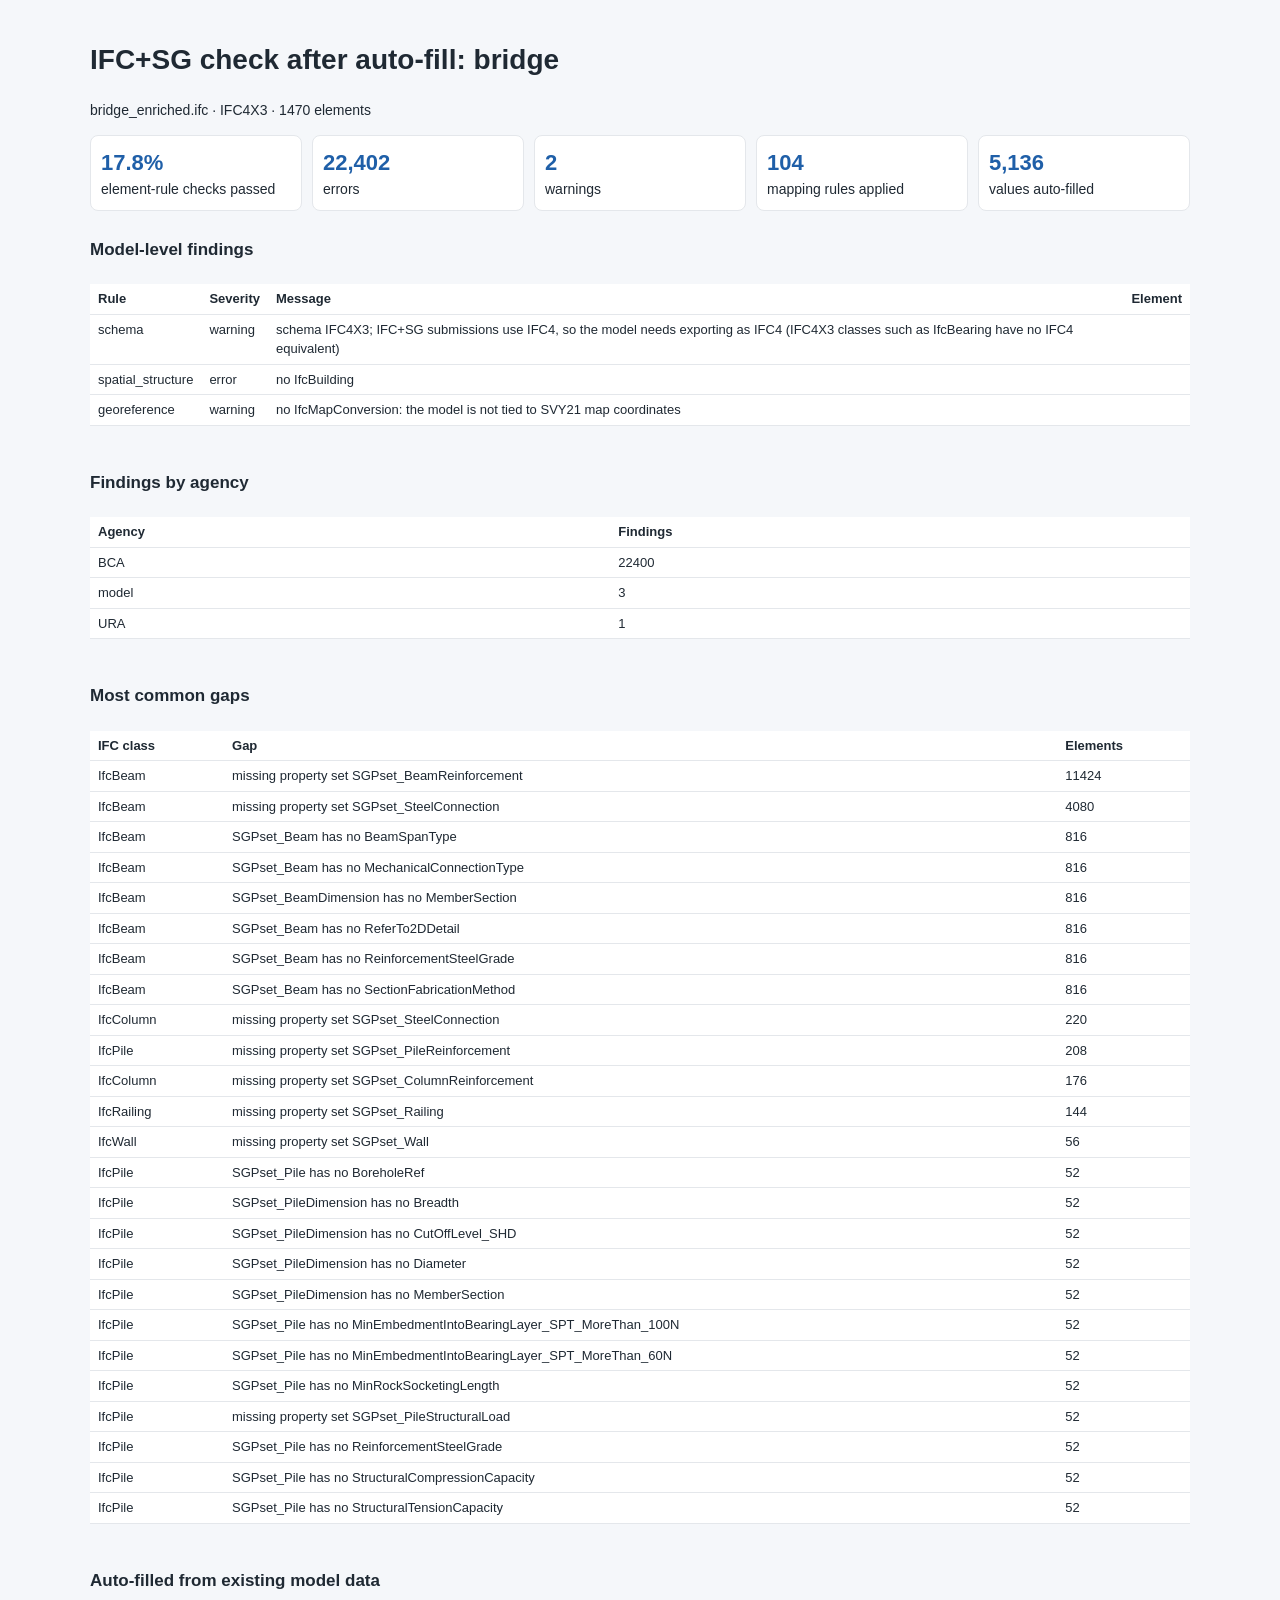
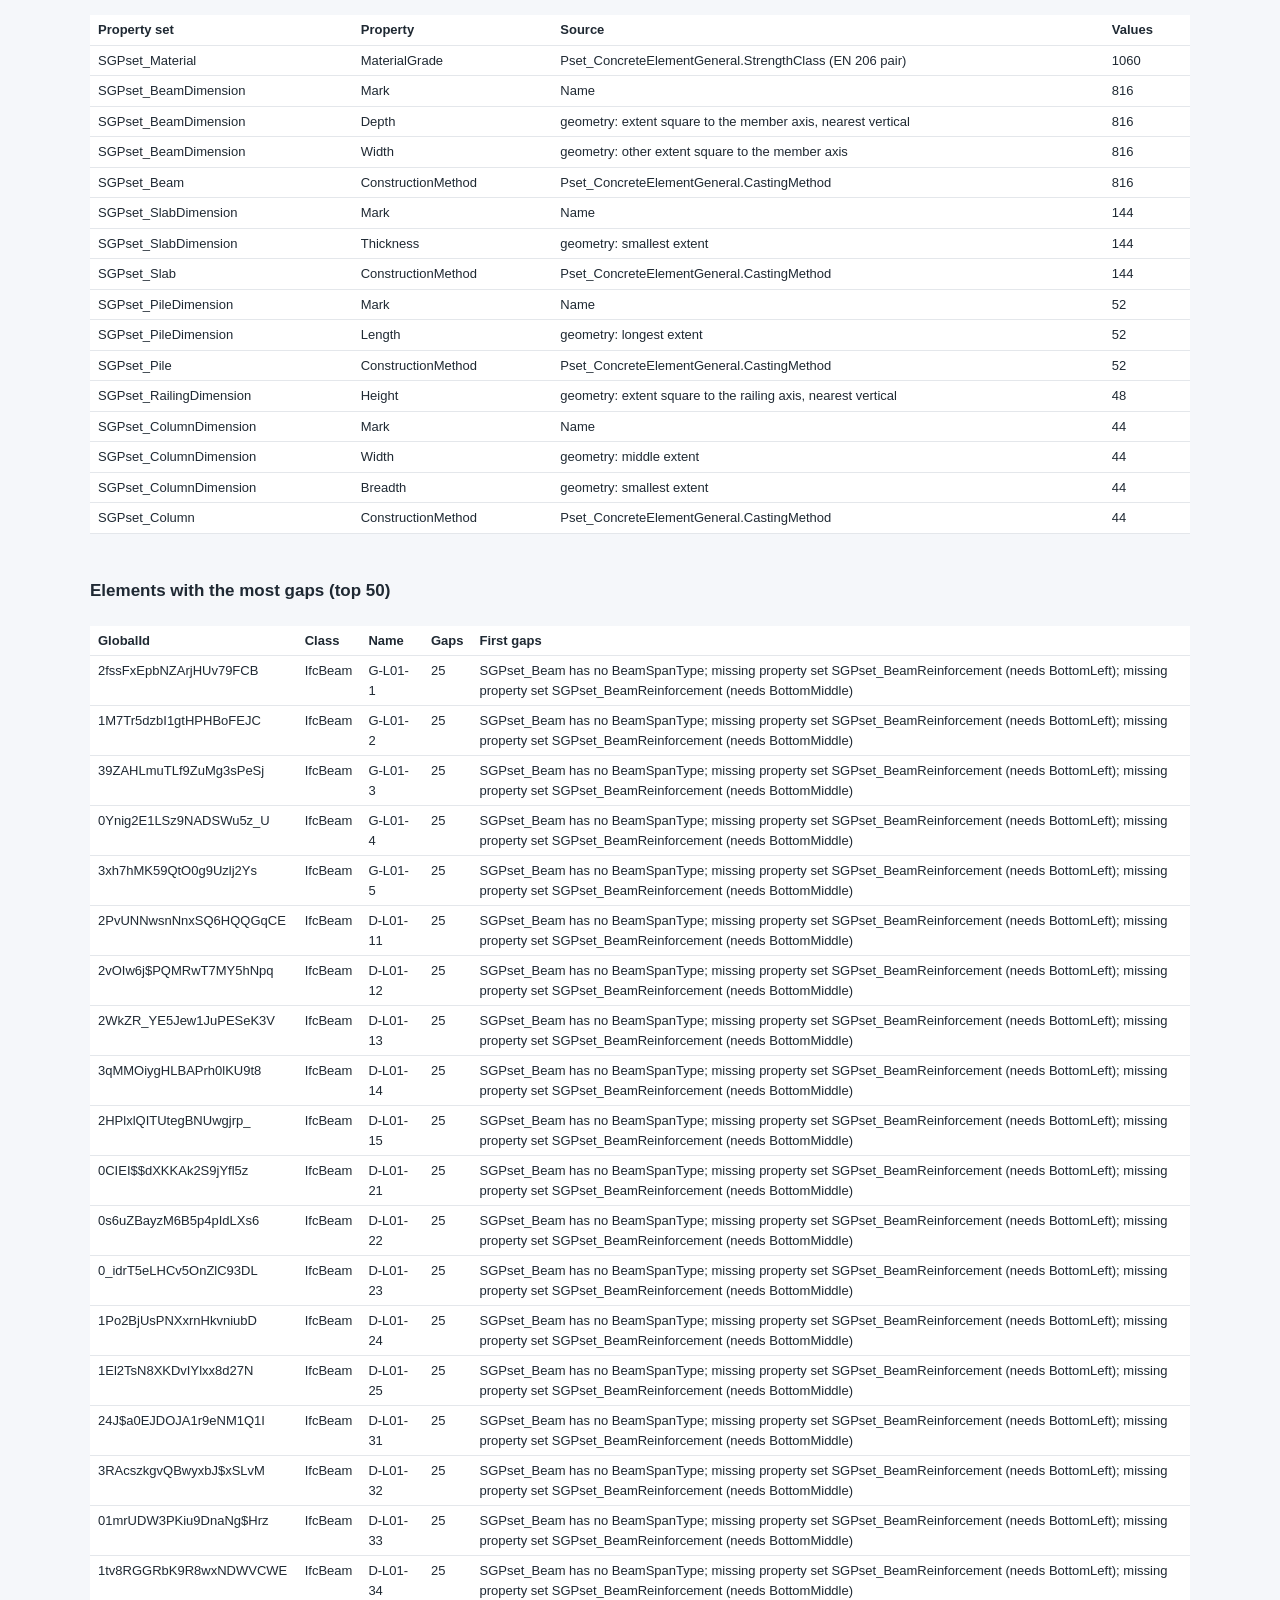
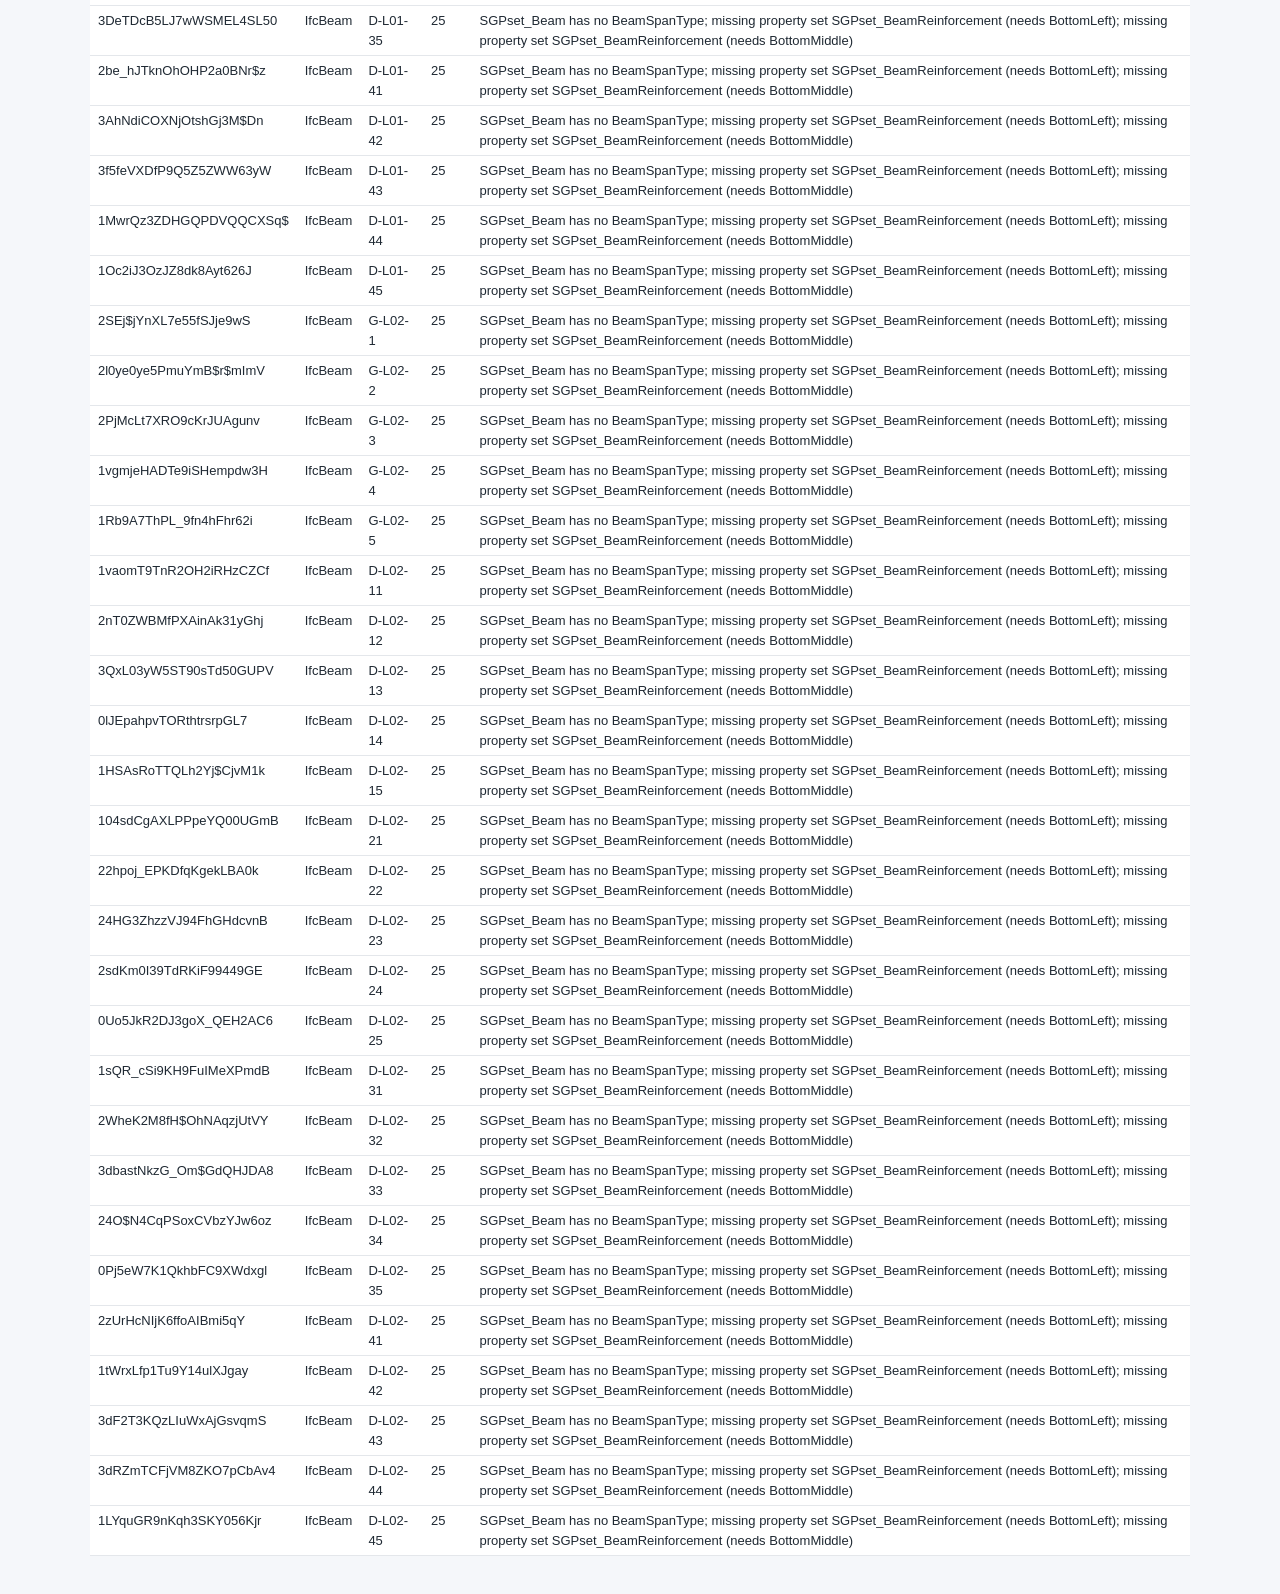
<file: reports/bridge_report.html>
<!doctype html><html lang=en><head><meta charset=utf-8><meta name=viewport content="width=device-width,initial-scale=1">
<title>IFC+SG check after auto-fill: bridge</title><style>
body{font:14px/1.5 Segoe UI,Helvetica,Arial,sans-serif;color:#1f2933;background:#f5f7fa;margin:0} main{max-width:1100px;margin:0 auto;padding:20px 16px}
.k{display:grid;grid-template-columns:repeat(auto-fit,minmax(170px,1fr));gap:10px} .k div{background:#fff;border:1px solid #e4e7eb;border-radius:8px;padding:10px}
.k b{display:block;font-size:22px;color:#1f5fa8} table{border-collapse:collapse;width:100%;background:#fff;font-size:13px;margin:8px 0 18px}
th,td{border-bottom:1px solid #e4e7eb;padding:5px 8px;text-align:left;vertical-align:top} h2{font-size:17px;margin-top:26px} .w{overflow-x:auto}
</style></head><body><main><h1>IFC+SG check after auto-fill: bridge</h1><p>bridge_enriched.ifc &middot; IFC4X3 &middot; 1470 elements</p>
<div class=k><div><b>17.8%</b>element-rule checks passed</div><div><b>22,402</b>errors</div><div><b>2</b>warnings</div>
<div><b>104</b>mapping rules applied</div><div><b>5,136</b>values auto-filled</div></div>
<h2>Model-level findings</h2><div class=w><table><thead><tr><th>Rule</th><th>Severity</th><th>Message</th><th>Element</th></tr></thead><tbody><tr><td>schema</td><td>warning</td><td>schema IFC4X3; IFC+SG submissions use IFC4, so the model needs exporting as IFC4 (IFC4X3 classes such as IfcBearing have no IFC4 equivalent)</td><td></td></tr><tr><td>spatial_structure</td><td>error</td><td>no IfcBuilding</td><td></td></tr><tr><td>georeference</td><td>warning</td><td>no IfcMapConversion: the model is not tied to SVY21 map coordinates</td><td></td></tr></tbody></table></div>
<h2>Findings by agency</h2><div class=w><table><thead><tr><th>Agency</th><th>Findings</th></tr></thead><tbody><tr><td>BCA</td><td>22400</td></tr><tr><td>model</td><td>3</td></tr><tr><td>URA</td><td>1</td></tr></tbody></table></div>
<h2>Most common gaps</h2><div class=w><table><thead><tr><th>IFC class</th><th>Gap</th><th>Elements</th></tr></thead><tbody><tr><td>IfcBeam</td><td>missing property set SGPset_BeamReinforcement</td><td>11424</td></tr><tr><td>IfcBeam</td><td>missing property set SGPset_SteelConnection</td><td>4080</td></tr><tr><td>IfcBeam</td><td>SGPset_Beam has no BeamSpanType</td><td>816</td></tr><tr><td>IfcBeam</td><td>SGPset_Beam has no MechanicalConnectionType</td><td>816</td></tr><tr><td>IfcBeam</td><td>SGPset_BeamDimension has no MemberSection</td><td>816</td></tr><tr><td>IfcBeam</td><td>SGPset_Beam has no ReferTo2DDetail</td><td>816</td></tr><tr><td>IfcBeam</td><td>SGPset_Beam has no ReinforcementSteelGrade</td><td>816</td></tr><tr><td>IfcBeam</td><td>SGPset_Beam has no SectionFabricationMethod</td><td>816</td></tr><tr><td>IfcColumn</td><td>missing property set SGPset_SteelConnection</td><td>220</td></tr><tr><td>IfcPile</td><td>missing property set SGPset_PileReinforcement</td><td>208</td></tr><tr><td>IfcColumn</td><td>missing property set SGPset_ColumnReinforcement</td><td>176</td></tr><tr><td>IfcRailing</td><td>missing property set SGPset_Railing</td><td>144</td></tr><tr><td>IfcWall</td><td>missing property set SGPset_Wall</td><td>56</td></tr><tr><td>IfcPile</td><td>SGPset_Pile has no BoreholeRef</td><td>52</td></tr><tr><td>IfcPile</td><td>SGPset_PileDimension has no Breadth</td><td>52</td></tr><tr><td>IfcPile</td><td>SGPset_PileDimension has no CutOffLevel_SHD</td><td>52</td></tr><tr><td>IfcPile</td><td>SGPset_PileDimension has no Diameter</td><td>52</td></tr><tr><td>IfcPile</td><td>SGPset_PileDimension has no MemberSection</td><td>52</td></tr><tr><td>IfcPile</td><td>SGPset_Pile has no MinEmbedmentIntoBearingLayer_SPT_MoreThan_100N</td><td>52</td></tr><tr><td>IfcPile</td><td>SGPset_Pile has no MinEmbedmentIntoBearingLayer_SPT_MoreThan_60N</td><td>52</td></tr><tr><td>IfcPile</td><td>SGPset_Pile has no MinRockSocketingLength</td><td>52</td></tr><tr><td>IfcPile</td><td>missing property set SGPset_PileStructuralLoad</td><td>52</td></tr><tr><td>IfcPile</td><td>SGPset_Pile has no ReinforcementSteelGrade</td><td>52</td></tr><tr><td>IfcPile</td><td>SGPset_Pile has no StructuralCompressionCapacity</td><td>52</td></tr><tr><td>IfcPile</td><td>SGPset_Pile has no StructuralTensionCapacity</td><td>52</td></tr></tbody></table></div>
<h2>Auto-filled from existing model data</h2><div class=w><table><thead><tr><th>Property set</th><th>Property</th><th>Source</th><th>Values</th></tr></thead><tbody><tr><td>SGPset_Material</td><td>MaterialGrade</td><td>Pset_ConcreteElementGeneral.StrengthClass (EN 206 pair)</td><td>1060</td></tr><tr><td>SGPset_BeamDimension</td><td>Mark</td><td>Name</td><td>816</td></tr><tr><td>SGPset_BeamDimension</td><td>Depth</td><td>geometry: extent square to the member axis, nearest vertical</td><td>816</td></tr><tr><td>SGPset_BeamDimension</td><td>Width</td><td>geometry: other extent square to the member axis</td><td>816</td></tr><tr><td>SGPset_Beam</td><td>ConstructionMethod</td><td>Pset_ConcreteElementGeneral.CastingMethod</td><td>816</td></tr><tr><td>SGPset_SlabDimension</td><td>Mark</td><td>Name</td><td>144</td></tr><tr><td>SGPset_SlabDimension</td><td>Thickness</td><td>geometry: smallest extent</td><td>144</td></tr><tr><td>SGPset_Slab</td><td>ConstructionMethod</td><td>Pset_ConcreteElementGeneral.CastingMethod</td><td>144</td></tr><tr><td>SGPset_PileDimension</td><td>Mark</td><td>Name</td><td>52</td></tr><tr><td>SGPset_PileDimension</td><td>Length</td><td>geometry: longest extent</td><td>52</td></tr><tr><td>SGPset_Pile</td><td>ConstructionMethod</td><td>Pset_ConcreteElementGeneral.CastingMethod</td><td>52</td></tr><tr><td>SGPset_RailingDimension</td><td>Height</td><td>geometry: extent square to the railing axis, nearest vertical</td><td>48</td></tr><tr><td>SGPset_ColumnDimension</td><td>Mark</td><td>Name</td><td>44</td></tr><tr><td>SGPset_ColumnDimension</td><td>Width</td><td>geometry: middle extent</td><td>44</td></tr><tr><td>SGPset_ColumnDimension</td><td>Breadth</td><td>geometry: smallest extent</td><td>44</td></tr><tr><td>SGPset_Column</td><td>ConstructionMethod</td><td>Pset_ConcreteElementGeneral.CastingMethod</td><td>44</td></tr></tbody></table></div>
<h2>Elements with the most gaps (top 50)</h2><div class=w><table><thead><tr><th>GlobalId</th><th>Class</th><th>Name</th><th>Gaps</th><th>First gaps</th></tr></thead><tbody><tr><td>2fssFxEpbNZArjHUv79FCB</td><td>IfcBeam</td><td>G-L01-1</td><td>25</td><td>SGPset_Beam has no BeamSpanType; missing property set SGPset_BeamReinforcement (needs BottomLeft); missing property set SGPset_BeamReinforcement (needs BottomMiddle)</td></tr><tr><td>1M7Tr5dzbI1gtHPHBoFEJC</td><td>IfcBeam</td><td>G-L01-2</td><td>25</td><td>SGPset_Beam has no BeamSpanType; missing property set SGPset_BeamReinforcement (needs BottomLeft); missing property set SGPset_BeamReinforcement (needs BottomMiddle)</td></tr><tr><td>39ZAHLmuTLf9ZuMg3sPeSj</td><td>IfcBeam</td><td>G-L01-3</td><td>25</td><td>SGPset_Beam has no BeamSpanType; missing property set SGPset_BeamReinforcement (needs BottomLeft); missing property set SGPset_BeamReinforcement (needs BottomMiddle)</td></tr><tr><td>0Ynig2E1LSz9NADSWu5z_U</td><td>IfcBeam</td><td>G-L01-4</td><td>25</td><td>SGPset_Beam has no BeamSpanType; missing property set SGPset_BeamReinforcement (needs BottomLeft); missing property set SGPset_BeamReinforcement (needs BottomMiddle)</td></tr><tr><td>3xh7hMK59QtO0g9Uzlj2Ys</td><td>IfcBeam</td><td>G-L01-5</td><td>25</td><td>SGPset_Beam has no BeamSpanType; missing property set SGPset_BeamReinforcement (needs BottomLeft); missing property set SGPset_BeamReinforcement (needs BottomMiddle)</td></tr><tr><td>2PvUNNwsnNnxSQ6HQQGqCE</td><td>IfcBeam</td><td>D-L01-11</td><td>25</td><td>SGPset_Beam has no BeamSpanType; missing property set SGPset_BeamReinforcement (needs BottomLeft); missing property set SGPset_BeamReinforcement (needs BottomMiddle)</td></tr><tr><td>2vOIw6j$PQMRwT7MY5hNpq</td><td>IfcBeam</td><td>D-L01-12</td><td>25</td><td>SGPset_Beam has no BeamSpanType; missing property set SGPset_BeamReinforcement (needs BottomLeft); missing property set SGPset_BeamReinforcement (needs BottomMiddle)</td></tr><tr><td>2WkZR_YE5Jew1JuPESeK3V</td><td>IfcBeam</td><td>D-L01-13</td><td>25</td><td>SGPset_Beam has no BeamSpanType; missing property set SGPset_BeamReinforcement (needs BottomLeft); missing property set SGPset_BeamReinforcement (needs BottomMiddle)</td></tr><tr><td>3qMMOiygHLBAPrh0lKU9t8</td><td>IfcBeam</td><td>D-L01-14</td><td>25</td><td>SGPset_Beam has no BeamSpanType; missing property set SGPset_BeamReinforcement (needs BottomLeft); missing property set SGPset_BeamReinforcement (needs BottomMiddle)</td></tr><tr><td>2HPlxlQITUtegBNUwgjrp_</td><td>IfcBeam</td><td>D-L01-15</td><td>25</td><td>SGPset_Beam has no BeamSpanType; missing property set SGPset_BeamReinforcement (needs BottomLeft); missing property set SGPset_BeamReinforcement (needs BottomMiddle)</td></tr><tr><td>0CIEI$$dXKKAk2S9jYfl5z</td><td>IfcBeam</td><td>D-L01-21</td><td>25</td><td>SGPset_Beam has no BeamSpanType; missing property set SGPset_BeamReinforcement (needs BottomLeft); missing property set SGPset_BeamReinforcement (needs BottomMiddle)</td></tr><tr><td>0s6uZBayzM6B5p4pIdLXs6</td><td>IfcBeam</td><td>D-L01-22</td><td>25</td><td>SGPset_Beam has no BeamSpanType; missing property set SGPset_BeamReinforcement (needs BottomLeft); missing property set SGPset_BeamReinforcement (needs BottomMiddle)</td></tr><tr><td>0_idrT5eLHCv5OnZlC93DL</td><td>IfcBeam</td><td>D-L01-23</td><td>25</td><td>SGPset_Beam has no BeamSpanType; missing property set SGPset_BeamReinforcement (needs BottomLeft); missing property set SGPset_BeamReinforcement (needs BottomMiddle)</td></tr><tr><td>1Po2BjUsPNXxrnHkvniubD</td><td>IfcBeam</td><td>D-L01-24</td><td>25</td><td>SGPset_Beam has no BeamSpanType; missing property set SGPset_BeamReinforcement (needs BottomLeft); missing property set SGPset_BeamReinforcement (needs BottomMiddle)</td></tr><tr><td>1El2TsN8XKDvIYlxx8d27N</td><td>IfcBeam</td><td>D-L01-25</td><td>25</td><td>SGPset_Beam has no BeamSpanType; missing property set SGPset_BeamReinforcement (needs BottomLeft); missing property set SGPset_BeamReinforcement (needs BottomMiddle)</td></tr><tr><td>24J$a0EJDOJA1r9eNM1Q1I</td><td>IfcBeam</td><td>D-L01-31</td><td>25</td><td>SGPset_Beam has no BeamSpanType; missing property set SGPset_BeamReinforcement (needs BottomLeft); missing property set SGPset_BeamReinforcement (needs BottomMiddle)</td></tr><tr><td>3RAcszkgvQBwyxbJ$xSLvM</td><td>IfcBeam</td><td>D-L01-32</td><td>25</td><td>SGPset_Beam has no BeamSpanType; missing property set SGPset_BeamReinforcement (needs BottomLeft); missing property set SGPset_BeamReinforcement (needs BottomMiddle)</td></tr><tr><td>01mrUDW3PKiu9DnaNg$Hrz</td><td>IfcBeam</td><td>D-L01-33</td><td>25</td><td>SGPset_Beam has no BeamSpanType; missing property set SGPset_BeamReinforcement (needs BottomLeft); missing property set SGPset_BeamReinforcement (needs BottomMiddle)</td></tr><tr><td>1tv8RGGRbK9R8wxNDWVCWE</td><td>IfcBeam</td><td>D-L01-34</td><td>25</td><td>SGPset_Beam has no BeamSpanType; missing property set SGPset_BeamReinforcement (needs BottomLeft); missing property set SGPset_BeamReinforcement (needs BottomMiddle)</td></tr><tr><td>3DeTDcB5LJ7wWSMEL4SL50</td><td>IfcBeam</td><td>D-L01-35</td><td>25</td><td>SGPset_Beam has no BeamSpanType; missing property set SGPset_BeamReinforcement (needs BottomLeft); missing property set SGPset_BeamReinforcement (needs BottomMiddle)</td></tr><tr><td>2be_hJTknOhOHP2a0BNr$z</td><td>IfcBeam</td><td>D-L01-41</td><td>25</td><td>SGPset_Beam has no BeamSpanType; missing property set SGPset_BeamReinforcement (needs BottomLeft); missing property set SGPset_BeamReinforcement (needs BottomMiddle)</td></tr><tr><td>3AhNdiCOXNjOtshGj3M$Dn</td><td>IfcBeam</td><td>D-L01-42</td><td>25</td><td>SGPset_Beam has no BeamSpanType; missing property set SGPset_BeamReinforcement (needs BottomLeft); missing property set SGPset_BeamReinforcement (needs BottomMiddle)</td></tr><tr><td>3f5feVXDfP9Q5Z5ZWW63yW</td><td>IfcBeam</td><td>D-L01-43</td><td>25</td><td>SGPset_Beam has no BeamSpanType; missing property set SGPset_BeamReinforcement (needs BottomLeft); missing property set SGPset_BeamReinforcement (needs BottomMiddle)</td></tr><tr><td>1MwrQz3ZDHGQPDVQQCXSq$</td><td>IfcBeam</td><td>D-L01-44</td><td>25</td><td>SGPset_Beam has no BeamSpanType; missing property set SGPset_BeamReinforcement (needs BottomLeft); missing property set SGPset_BeamReinforcement (needs BottomMiddle)</td></tr><tr><td>1Oc2iJ3OzJZ8dk8Ayt626J</td><td>IfcBeam</td><td>D-L01-45</td><td>25</td><td>SGPset_Beam has no BeamSpanType; missing property set SGPset_BeamReinforcement (needs BottomLeft); missing property set SGPset_BeamReinforcement (needs BottomMiddle)</td></tr><tr><td>2SEj$jYnXL7e55fSJje9wS</td><td>IfcBeam</td><td>G-L02-1</td><td>25</td><td>SGPset_Beam has no BeamSpanType; missing property set SGPset_BeamReinforcement (needs BottomLeft); missing property set SGPset_BeamReinforcement (needs BottomMiddle)</td></tr><tr><td>2l0ye0ye5PmuYmB$r$mImV</td><td>IfcBeam</td><td>G-L02-2</td><td>25</td><td>SGPset_Beam has no BeamSpanType; missing property set SGPset_BeamReinforcement (needs BottomLeft); missing property set SGPset_BeamReinforcement (needs BottomMiddle)</td></tr><tr><td>2PjMcLt7XRO9cKrJUAgunv</td><td>IfcBeam</td><td>G-L02-3</td><td>25</td><td>SGPset_Beam has no BeamSpanType; missing property set SGPset_BeamReinforcement (needs BottomLeft); missing property set SGPset_BeamReinforcement (needs BottomMiddle)</td></tr><tr><td>1vgmjeHADTe9iSHempdw3H</td><td>IfcBeam</td><td>G-L02-4</td><td>25</td><td>SGPset_Beam has no BeamSpanType; missing property set SGPset_BeamReinforcement (needs BottomLeft); missing property set SGPset_BeamReinforcement (needs BottomMiddle)</td></tr><tr><td>1Rb9A7ThPL_9fn4hFhr62i</td><td>IfcBeam</td><td>G-L02-5</td><td>25</td><td>SGPset_Beam has no BeamSpanType; missing property set SGPset_BeamReinforcement (needs BottomLeft); missing property set SGPset_BeamReinforcement (needs BottomMiddle)</td></tr><tr><td>1vaomT9TnR2OH2iRHzCZCf</td><td>IfcBeam</td><td>D-L02-11</td><td>25</td><td>SGPset_Beam has no BeamSpanType; missing property set SGPset_BeamReinforcement (needs BottomLeft); missing property set SGPset_BeamReinforcement (needs BottomMiddle)</td></tr><tr><td>2nT0ZWBMfPXAinAk31yGhj</td><td>IfcBeam</td><td>D-L02-12</td><td>25</td><td>SGPset_Beam has no BeamSpanType; missing property set SGPset_BeamReinforcement (needs BottomLeft); missing property set SGPset_BeamReinforcement (needs BottomMiddle)</td></tr><tr><td>3QxL03yW5ST90sTd50GUPV</td><td>IfcBeam</td><td>D-L02-13</td><td>25</td><td>SGPset_Beam has no BeamSpanType; missing property set SGPset_BeamReinforcement (needs BottomLeft); missing property set SGPset_BeamReinforcement (needs BottomMiddle)</td></tr><tr><td>0lJEpahpvTORthtrsrpGL7</td><td>IfcBeam</td><td>D-L02-14</td><td>25</td><td>SGPset_Beam has no BeamSpanType; missing property set SGPset_BeamReinforcement (needs BottomLeft); missing property set SGPset_BeamReinforcement (needs BottomMiddle)</td></tr><tr><td>1HSAsRoTTQLh2Yj$CjvM1k</td><td>IfcBeam</td><td>D-L02-15</td><td>25</td><td>SGPset_Beam has no BeamSpanType; missing property set SGPset_BeamReinforcement (needs BottomLeft); missing property set SGPset_BeamReinforcement (needs BottomMiddle)</td></tr><tr><td>104sdCgAXLPPpeYQ00UGmB</td><td>IfcBeam</td><td>D-L02-21</td><td>25</td><td>SGPset_Beam has no BeamSpanType; missing property set SGPset_BeamReinforcement (needs BottomLeft); missing property set SGPset_BeamReinforcement (needs BottomMiddle)</td></tr><tr><td>22hpoj_EPKDfqKgekLBA0k</td><td>IfcBeam</td><td>D-L02-22</td><td>25</td><td>SGPset_Beam has no BeamSpanType; missing property set SGPset_BeamReinforcement (needs BottomLeft); missing property set SGPset_BeamReinforcement (needs BottomMiddle)</td></tr><tr><td>24HG3ZhzzVJ94FhGHdcvnB</td><td>IfcBeam</td><td>D-L02-23</td><td>25</td><td>SGPset_Beam has no BeamSpanType; missing property set SGPset_BeamReinforcement (needs BottomLeft); missing property set SGPset_BeamReinforcement (needs BottomMiddle)</td></tr><tr><td>2sdKm0I39TdRKiF99449GE</td><td>IfcBeam</td><td>D-L02-24</td><td>25</td><td>SGPset_Beam has no BeamSpanType; missing property set SGPset_BeamReinforcement (needs BottomLeft); missing property set SGPset_BeamReinforcement (needs BottomMiddle)</td></tr><tr><td>0Uo5JkR2DJ3goX_QEH2AC6</td><td>IfcBeam</td><td>D-L02-25</td><td>25</td><td>SGPset_Beam has no BeamSpanType; missing property set SGPset_BeamReinforcement (needs BottomLeft); missing property set SGPset_BeamReinforcement (needs BottomMiddle)</td></tr><tr><td>1sQR_cSi9KH9FuIMeXPmdB</td><td>IfcBeam</td><td>D-L02-31</td><td>25</td><td>SGPset_Beam has no BeamSpanType; missing property set SGPset_BeamReinforcement (needs BottomLeft); missing property set SGPset_BeamReinforcement (needs BottomMiddle)</td></tr><tr><td>2WheK2M8fH$OhNAqzjUtVY</td><td>IfcBeam</td><td>D-L02-32</td><td>25</td><td>SGPset_Beam has no BeamSpanType; missing property set SGPset_BeamReinforcement (needs BottomLeft); missing property set SGPset_BeamReinforcement (needs BottomMiddle)</td></tr><tr><td>3dbastNkzG_Om$GdQHJDA8</td><td>IfcBeam</td><td>D-L02-33</td><td>25</td><td>SGPset_Beam has no BeamSpanType; missing property set SGPset_BeamReinforcement (needs BottomLeft); missing property set SGPset_BeamReinforcement (needs BottomMiddle)</td></tr><tr><td>24O$N4CqPSoxCVbzYJw6oz</td><td>IfcBeam</td><td>D-L02-34</td><td>25</td><td>SGPset_Beam has no BeamSpanType; missing property set SGPset_BeamReinforcement (needs BottomLeft); missing property set SGPset_BeamReinforcement (needs BottomMiddle)</td></tr><tr><td>0Pj5eW7K1QkhbFC9XWdxgl</td><td>IfcBeam</td><td>D-L02-35</td><td>25</td><td>SGPset_Beam has no BeamSpanType; missing property set SGPset_BeamReinforcement (needs BottomLeft); missing property set SGPset_BeamReinforcement (needs BottomMiddle)</td></tr><tr><td>2zUrHcNIjK6ffoAIBmi5qY</td><td>IfcBeam</td><td>D-L02-41</td><td>25</td><td>SGPset_Beam has no BeamSpanType; missing property set SGPset_BeamReinforcement (needs BottomLeft); missing property set SGPset_BeamReinforcement (needs BottomMiddle)</td></tr><tr><td>1tWrxLfp1Tu9Y14ulXJgay</td><td>IfcBeam</td><td>D-L02-42</td><td>25</td><td>SGPset_Beam has no BeamSpanType; missing property set SGPset_BeamReinforcement (needs BottomLeft); missing property set SGPset_BeamReinforcement (needs BottomMiddle)</td></tr><tr><td>3dF2T3KQzLIuWxAjGsvqmS</td><td>IfcBeam</td><td>D-L02-43</td><td>25</td><td>SGPset_Beam has no BeamSpanType; missing property set SGPset_BeamReinforcement (needs BottomLeft); missing property set SGPset_BeamReinforcement (needs BottomMiddle)</td></tr><tr><td>3dRZmTCFjVM8ZKO7pCbAv4</td><td>IfcBeam</td><td>D-L02-44</td><td>25</td><td>SGPset_Beam has no BeamSpanType; missing property set SGPset_BeamReinforcement (needs BottomLeft); missing property set SGPset_BeamReinforcement (needs BottomMiddle)</td></tr><tr><td>1LYquGR9nKqh3SKY056Kjr</td><td>IfcBeam</td><td>D-L02-45</td><td>25</td><td>SGPset_Beam has no BeamSpanType; missing property set SGPset_BeamReinforcement (needs BottomLeft); missing property set SGPset_BeamReinforcement (needs BottomMiddle)</td></tr></tbody></table></div>
</main></body></html>
</file>
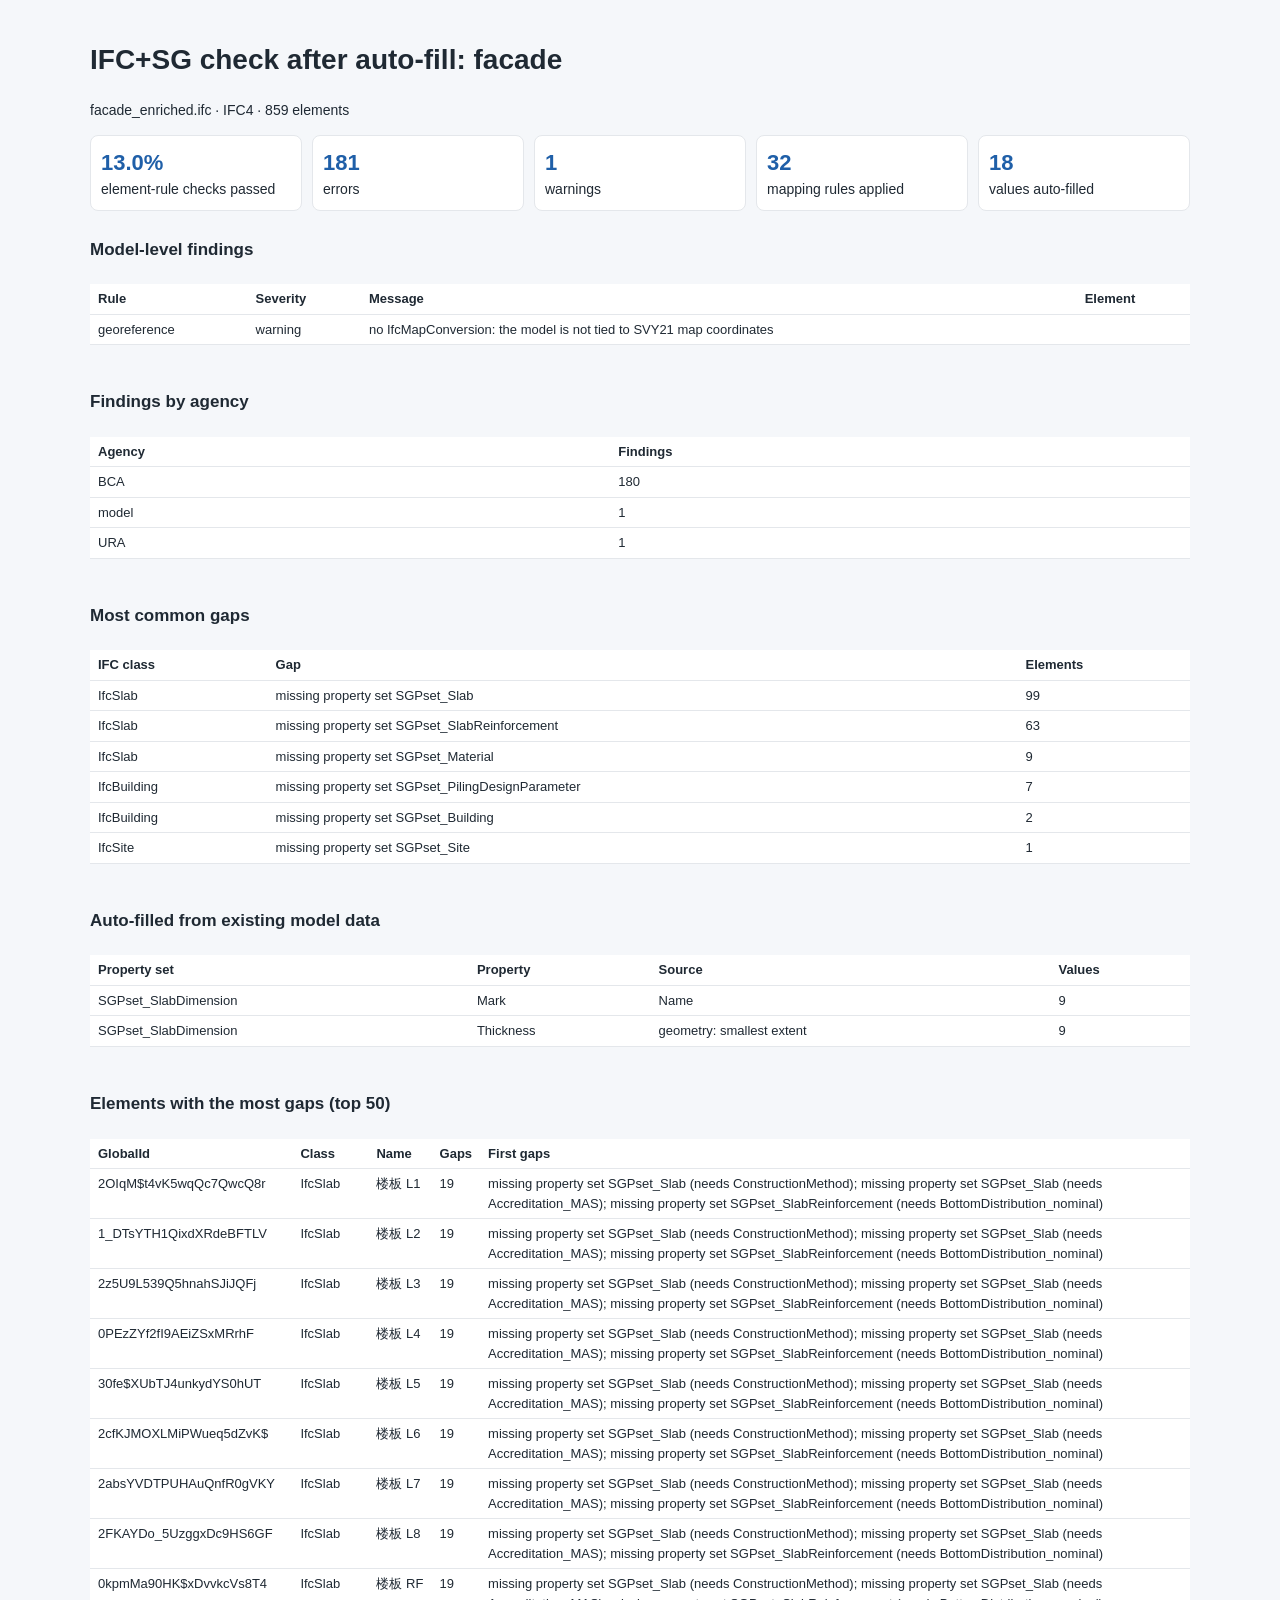
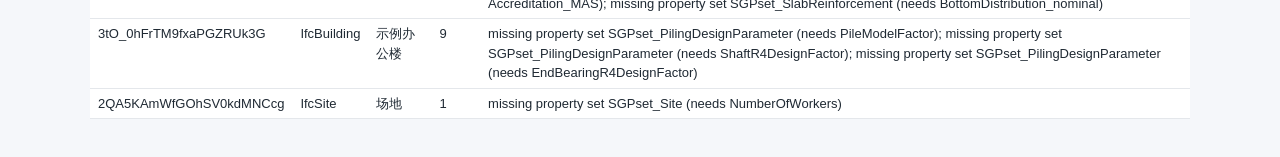
<file: reports/facade_report.html>
<!doctype html><html lang=en><head><meta charset=utf-8><meta name=viewport content="width=device-width,initial-scale=1">
<title>IFC+SG check after auto-fill: facade</title><style>
body{font:14px/1.5 Segoe UI,Helvetica,Arial,sans-serif;color:#1f2933;background:#f5f7fa;margin:0} main{max-width:1100px;margin:0 auto;padding:20px 16px}
.k{display:grid;grid-template-columns:repeat(auto-fit,minmax(170px,1fr));gap:10px} .k div{background:#fff;border:1px solid #e4e7eb;border-radius:8px;padding:10px}
.k b{display:block;font-size:22px;color:#1f5fa8} table{border-collapse:collapse;width:100%;background:#fff;font-size:13px;margin:8px 0 18px}
th,td{border-bottom:1px solid #e4e7eb;padding:5px 8px;text-align:left;vertical-align:top} h2{font-size:17px;margin-top:26px} .w{overflow-x:auto}
</style></head><body><main><h1>IFC+SG check after auto-fill: facade</h1><p>facade_enriched.ifc &middot; IFC4 &middot; 859 elements</p>
<div class=k><div><b>13.0%</b>element-rule checks passed</div><div><b>181</b>errors</div><div><b>1</b>warnings</div>
<div><b>32</b>mapping rules applied</div><div><b>18</b>values auto-filled</div></div>
<h2>Model-level findings</h2><div class=w><table><thead><tr><th>Rule</th><th>Severity</th><th>Message</th><th>Element</th></tr></thead><tbody><tr><td>georeference</td><td>warning</td><td>no IfcMapConversion: the model is not tied to SVY21 map coordinates</td><td></td></tr></tbody></table></div>
<h2>Findings by agency</h2><div class=w><table><thead><tr><th>Agency</th><th>Findings</th></tr></thead><tbody><tr><td>BCA</td><td>180</td></tr><tr><td>model</td><td>1</td></tr><tr><td>URA</td><td>1</td></tr></tbody></table></div>
<h2>Most common gaps</h2><div class=w><table><thead><tr><th>IFC class</th><th>Gap</th><th>Elements</th></tr></thead><tbody><tr><td>IfcSlab</td><td>missing property set SGPset_Slab</td><td>99</td></tr><tr><td>IfcSlab</td><td>missing property set SGPset_SlabReinforcement</td><td>63</td></tr><tr><td>IfcSlab</td><td>missing property set SGPset_Material</td><td>9</td></tr><tr><td>IfcBuilding</td><td>missing property set SGPset_PilingDesignParameter</td><td>7</td></tr><tr><td>IfcBuilding</td><td>missing property set SGPset_Building</td><td>2</td></tr><tr><td>IfcSite</td><td>missing property set SGPset_Site</td><td>1</td></tr></tbody></table></div>
<h2>Auto-filled from existing model data</h2><div class=w><table><thead><tr><th>Property set</th><th>Property</th><th>Source</th><th>Values</th></tr></thead><tbody><tr><td>SGPset_SlabDimension</td><td>Mark</td><td>Name</td><td>9</td></tr><tr><td>SGPset_SlabDimension</td><td>Thickness</td><td>geometry: smallest extent</td><td>9</td></tr></tbody></table></div>
<h2>Elements with the most gaps (top 50)</h2><div class=w><table><thead><tr><th>GlobalId</th><th>Class</th><th>Name</th><th>Gaps</th><th>First gaps</th></tr></thead><tbody><tr><td>2OIqM$t4vK5wqQc7QwcQ8r</td><td>IfcSlab</td><td>楼板 L1</td><td>19</td><td>missing property set SGPset_Slab (needs ConstructionMethod); missing property set SGPset_Slab (needs Accreditation_MAS); missing property set SGPset_SlabReinforcement (needs BottomDistribution_nominal)</td></tr><tr><td>1_DTsYTH1QixdXRdeBFTLV</td><td>IfcSlab</td><td>楼板 L2</td><td>19</td><td>missing property set SGPset_Slab (needs ConstructionMethod); missing property set SGPset_Slab (needs Accreditation_MAS); missing property set SGPset_SlabReinforcement (needs BottomDistribution_nominal)</td></tr><tr><td>2z5U9L539Q5hnahSJiJQFj</td><td>IfcSlab</td><td>楼板 L3</td><td>19</td><td>missing property set SGPset_Slab (needs ConstructionMethod); missing property set SGPset_Slab (needs Accreditation_MAS); missing property set SGPset_SlabReinforcement (needs BottomDistribution_nominal)</td></tr><tr><td>0PEzZYf2fI9AEiZSxMRrhF</td><td>IfcSlab</td><td>楼板 L4</td><td>19</td><td>missing property set SGPset_Slab (needs ConstructionMethod); missing property set SGPset_Slab (needs Accreditation_MAS); missing property set SGPset_SlabReinforcement (needs BottomDistribution_nominal)</td></tr><tr><td>30fe$XUbTJ4unkydYS0hUT</td><td>IfcSlab</td><td>楼板 L5</td><td>19</td><td>missing property set SGPset_Slab (needs ConstructionMethod); missing property set SGPset_Slab (needs Accreditation_MAS); missing property set SGPset_SlabReinforcement (needs BottomDistribution_nominal)</td></tr><tr><td>2cfKJMOXLMiPWueq5dZvK$</td><td>IfcSlab</td><td>楼板 L6</td><td>19</td><td>missing property set SGPset_Slab (needs ConstructionMethod); missing property set SGPset_Slab (needs Accreditation_MAS); missing property set SGPset_SlabReinforcement (needs BottomDistribution_nominal)</td></tr><tr><td>2absYVDTPUHAuQnfR0gVKY</td><td>IfcSlab</td><td>楼板 L7</td><td>19</td><td>missing property set SGPset_Slab (needs ConstructionMethod); missing property set SGPset_Slab (needs Accreditation_MAS); missing property set SGPset_SlabReinforcement (needs BottomDistribution_nominal)</td></tr><tr><td>2FKAYDo_5UzggxDc9HS6GF</td><td>IfcSlab</td><td>楼板 L8</td><td>19</td><td>missing property set SGPset_Slab (needs ConstructionMethod); missing property set SGPset_Slab (needs Accreditation_MAS); missing property set SGPset_SlabReinforcement (needs BottomDistribution_nominal)</td></tr><tr><td>0kpmMa90HK$xDvvkcVs8T4</td><td>IfcSlab</td><td>楼板 RF</td><td>19</td><td>missing property set SGPset_Slab (needs ConstructionMethod); missing property set SGPset_Slab (needs Accreditation_MAS); missing property set SGPset_SlabReinforcement (needs BottomDistribution_nominal)</td></tr><tr><td>3tO_0hFrTM9fxaPGZRUk3G</td><td>IfcBuilding</td><td>示例办公楼</td><td>9</td><td>missing property set SGPset_PilingDesignParameter (needs PileModelFactor); missing property set SGPset_PilingDesignParameter (needs ShaftR4DesignFactor); missing property set SGPset_PilingDesignParameter (needs EndBearingR4DesignFactor)</td></tr><tr><td>2QA5KAmWfGOhSV0kdMNCcg</td><td>IfcSite</td><td>场地</td><td>1</td><td>missing property set SGPset_Site (needs NumberOfWorkers)</td></tr></tbody></table></div>
</main></body></html>
</file>
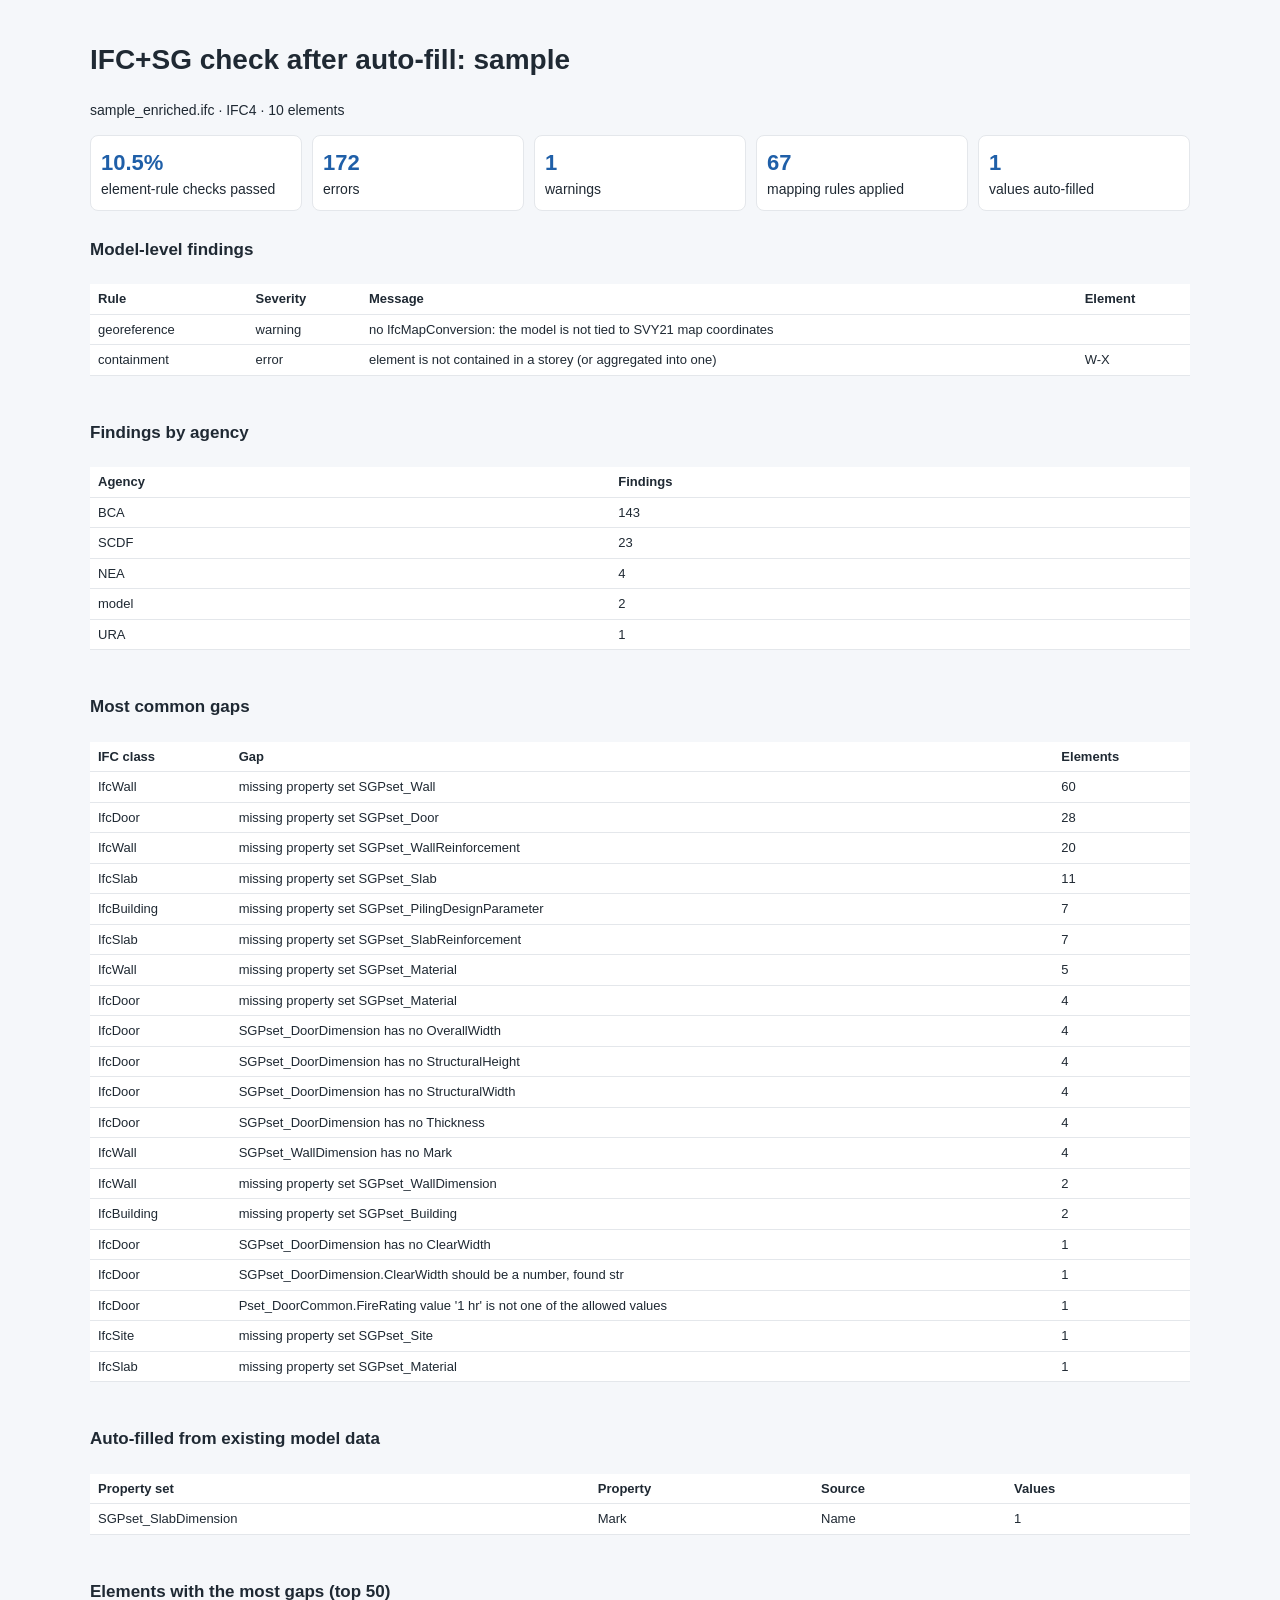
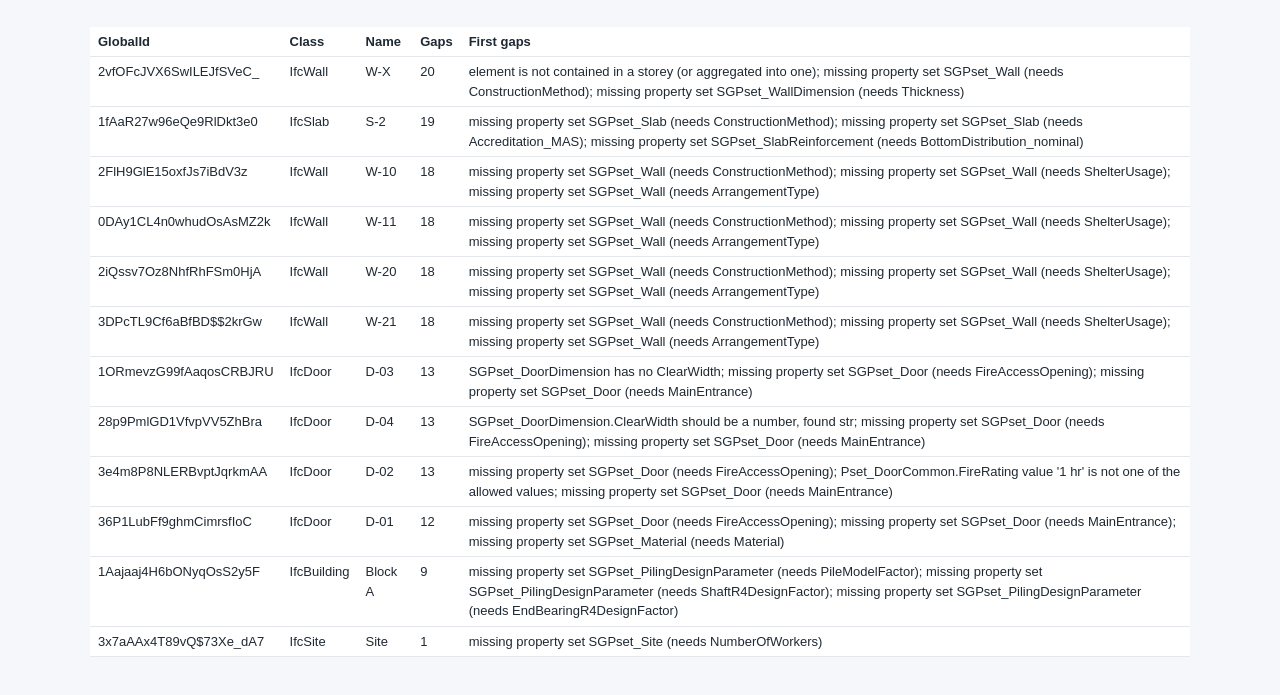
<file: reports/sample_report.html>
<!doctype html><html lang=en><head><meta charset=utf-8><meta name=viewport content="width=device-width,initial-scale=1">
<title>IFC+SG check after auto-fill: sample</title><style>
body{font:14px/1.5 Segoe UI,Helvetica,Arial,sans-serif;color:#1f2933;background:#f5f7fa;margin:0} main{max-width:1100px;margin:0 auto;padding:20px 16px}
.k{display:grid;grid-template-columns:repeat(auto-fit,minmax(170px,1fr));gap:10px} .k div{background:#fff;border:1px solid #e4e7eb;border-radius:8px;padding:10px}
.k b{display:block;font-size:22px;color:#1f5fa8} table{border-collapse:collapse;width:100%;background:#fff;font-size:13px;margin:8px 0 18px}
th,td{border-bottom:1px solid #e4e7eb;padding:5px 8px;text-align:left;vertical-align:top} h2{font-size:17px;margin-top:26px} .w{overflow-x:auto}
</style></head><body><main><h1>IFC+SG check after auto-fill: sample</h1><p>sample_enriched.ifc &middot; IFC4 &middot; 10 elements</p>
<div class=k><div><b>10.5%</b>element-rule checks passed</div><div><b>172</b>errors</div><div><b>1</b>warnings</div>
<div><b>67</b>mapping rules applied</div><div><b>1</b>values auto-filled</div></div>
<h2>Model-level findings</h2><div class=w><table><thead><tr><th>Rule</th><th>Severity</th><th>Message</th><th>Element</th></tr></thead><tbody><tr><td>georeference</td><td>warning</td><td>no IfcMapConversion: the model is not tied to SVY21 map coordinates</td><td></td></tr><tr><td>containment</td><td>error</td><td>element is not contained in a storey (or aggregated into one)</td><td>W-X</td></tr></tbody></table></div>
<h2>Findings by agency</h2><div class=w><table><thead><tr><th>Agency</th><th>Findings</th></tr></thead><tbody><tr><td>BCA</td><td>143</td></tr><tr><td>SCDF</td><td>23</td></tr><tr><td>NEA</td><td>4</td></tr><tr><td>model</td><td>2</td></tr><tr><td>URA</td><td>1</td></tr></tbody></table></div>
<h2>Most common gaps</h2><div class=w><table><thead><tr><th>IFC class</th><th>Gap</th><th>Elements</th></tr></thead><tbody><tr><td>IfcWall</td><td>missing property set SGPset_Wall</td><td>60</td></tr><tr><td>IfcDoor</td><td>missing property set SGPset_Door</td><td>28</td></tr><tr><td>IfcWall</td><td>missing property set SGPset_WallReinforcement</td><td>20</td></tr><tr><td>IfcSlab</td><td>missing property set SGPset_Slab</td><td>11</td></tr><tr><td>IfcBuilding</td><td>missing property set SGPset_PilingDesignParameter</td><td>7</td></tr><tr><td>IfcSlab</td><td>missing property set SGPset_SlabReinforcement</td><td>7</td></tr><tr><td>IfcWall</td><td>missing property set SGPset_Material</td><td>5</td></tr><tr><td>IfcDoor</td><td>missing property set SGPset_Material</td><td>4</td></tr><tr><td>IfcDoor</td><td>SGPset_DoorDimension has no OverallWidth</td><td>4</td></tr><tr><td>IfcDoor</td><td>SGPset_DoorDimension has no StructuralHeight</td><td>4</td></tr><tr><td>IfcDoor</td><td>SGPset_DoorDimension has no StructuralWidth</td><td>4</td></tr><tr><td>IfcDoor</td><td>SGPset_DoorDimension has no Thickness</td><td>4</td></tr><tr><td>IfcWall</td><td>SGPset_WallDimension has no Mark</td><td>4</td></tr><tr><td>IfcWall</td><td>missing property set SGPset_WallDimension</td><td>2</td></tr><tr><td>IfcBuilding</td><td>missing property set SGPset_Building</td><td>2</td></tr><tr><td>IfcDoor</td><td>SGPset_DoorDimension has no ClearWidth</td><td>1</td></tr><tr><td>IfcDoor</td><td>SGPset_DoorDimension.ClearWidth should be a number, found str</td><td>1</td></tr><tr><td>IfcDoor</td><td>Pset_DoorCommon.FireRating value &#x27;1 hr&#x27; is not one of the allowed values</td><td>1</td></tr><tr><td>IfcSite</td><td>missing property set SGPset_Site</td><td>1</td></tr><tr><td>IfcSlab</td><td>missing property set SGPset_Material</td><td>1</td></tr></tbody></table></div>
<h2>Auto-filled from existing model data</h2><div class=w><table><thead><tr><th>Property set</th><th>Property</th><th>Source</th><th>Values</th></tr></thead><tbody><tr><td>SGPset_SlabDimension</td><td>Mark</td><td>Name</td><td>1</td></tr></tbody></table></div>
<h2>Elements with the most gaps (top 50)</h2><div class=w><table><thead><tr><th>GlobalId</th><th>Class</th><th>Name</th><th>Gaps</th><th>First gaps</th></tr></thead><tbody><tr><td>2vfOFcJVX6SwILEJfSVeC_</td><td>IfcWall</td><td>W-X</td><td>20</td><td>element is not contained in a storey (or aggregated into one); missing property set SGPset_Wall (needs ConstructionMethod); missing property set SGPset_WallDimension (needs Thickness)</td></tr><tr><td>1fAaR27w96eQe9RlDkt3e0</td><td>IfcSlab</td><td>S-2</td><td>19</td><td>missing property set SGPset_Slab (needs ConstructionMethod); missing property set SGPset_Slab (needs Accreditation_MAS); missing property set SGPset_SlabReinforcement (needs BottomDistribution_nominal)</td></tr><tr><td>2FlH9GlE15oxfJs7iBdV3z</td><td>IfcWall</td><td>W-10</td><td>18</td><td>missing property set SGPset_Wall (needs ConstructionMethod); missing property set SGPset_Wall (needs ShelterUsage); missing property set SGPset_Wall (needs ArrangementType)</td></tr><tr><td>0DAy1CL4n0whudOsAsMZ2k</td><td>IfcWall</td><td>W-11</td><td>18</td><td>missing property set SGPset_Wall (needs ConstructionMethod); missing property set SGPset_Wall (needs ShelterUsage); missing property set SGPset_Wall (needs ArrangementType)</td></tr><tr><td>2iQssv7Oz8NhfRhFSm0HjA</td><td>IfcWall</td><td>W-20</td><td>18</td><td>missing property set SGPset_Wall (needs ConstructionMethod); missing property set SGPset_Wall (needs ShelterUsage); missing property set SGPset_Wall (needs ArrangementType)</td></tr><tr><td>3DPcTL9Cf6aBfBD$$2krGw</td><td>IfcWall</td><td>W-21</td><td>18</td><td>missing property set SGPset_Wall (needs ConstructionMethod); missing property set SGPset_Wall (needs ShelterUsage); missing property set SGPset_Wall (needs ArrangementType)</td></tr><tr><td>1ORmevzG99fAaqosCRBJRU</td><td>IfcDoor</td><td>D-03</td><td>13</td><td>SGPset_DoorDimension has no ClearWidth; missing property set SGPset_Door (needs FireAccessOpening); missing property set SGPset_Door (needs MainEntrance)</td></tr><tr><td>28p9PmlGD1VfvpVV5ZhBra</td><td>IfcDoor</td><td>D-04</td><td>13</td><td>SGPset_DoorDimension.ClearWidth should be a number, found str; missing property set SGPset_Door (needs FireAccessOpening); missing property set SGPset_Door (needs MainEntrance)</td></tr><tr><td>3e4m8P8NLERBvptJqrkmAA</td><td>IfcDoor</td><td>D-02</td><td>13</td><td>missing property set SGPset_Door (needs FireAccessOpening); Pset_DoorCommon.FireRating value &#x27;1 hr&#x27; is not one of the allowed values; missing property set SGPset_Door (needs MainEntrance)</td></tr><tr><td>36P1LubFf9ghmCimrsfIoC</td><td>IfcDoor</td><td>D-01</td><td>12</td><td>missing property set SGPset_Door (needs FireAccessOpening); missing property set SGPset_Door (needs MainEntrance); missing property set SGPset_Material (needs Material)</td></tr><tr><td>1Aajaaj4H6bONyqOsS2y5F</td><td>IfcBuilding</td><td>Block A</td><td>9</td><td>missing property set SGPset_PilingDesignParameter (needs PileModelFactor); missing property set SGPset_PilingDesignParameter (needs ShaftR4DesignFactor); missing property set SGPset_PilingDesignParameter (needs EndBearingR4DesignFactor)</td></tr><tr><td>3x7aAAx4T89vQ$73Xe_dA7</td><td>IfcSite</td><td>Site</td><td>1</td><td>missing property set SGPset_Site (needs NumberOfWorkers)</td></tr></tbody></table></div>
</main></body></html>
</file>
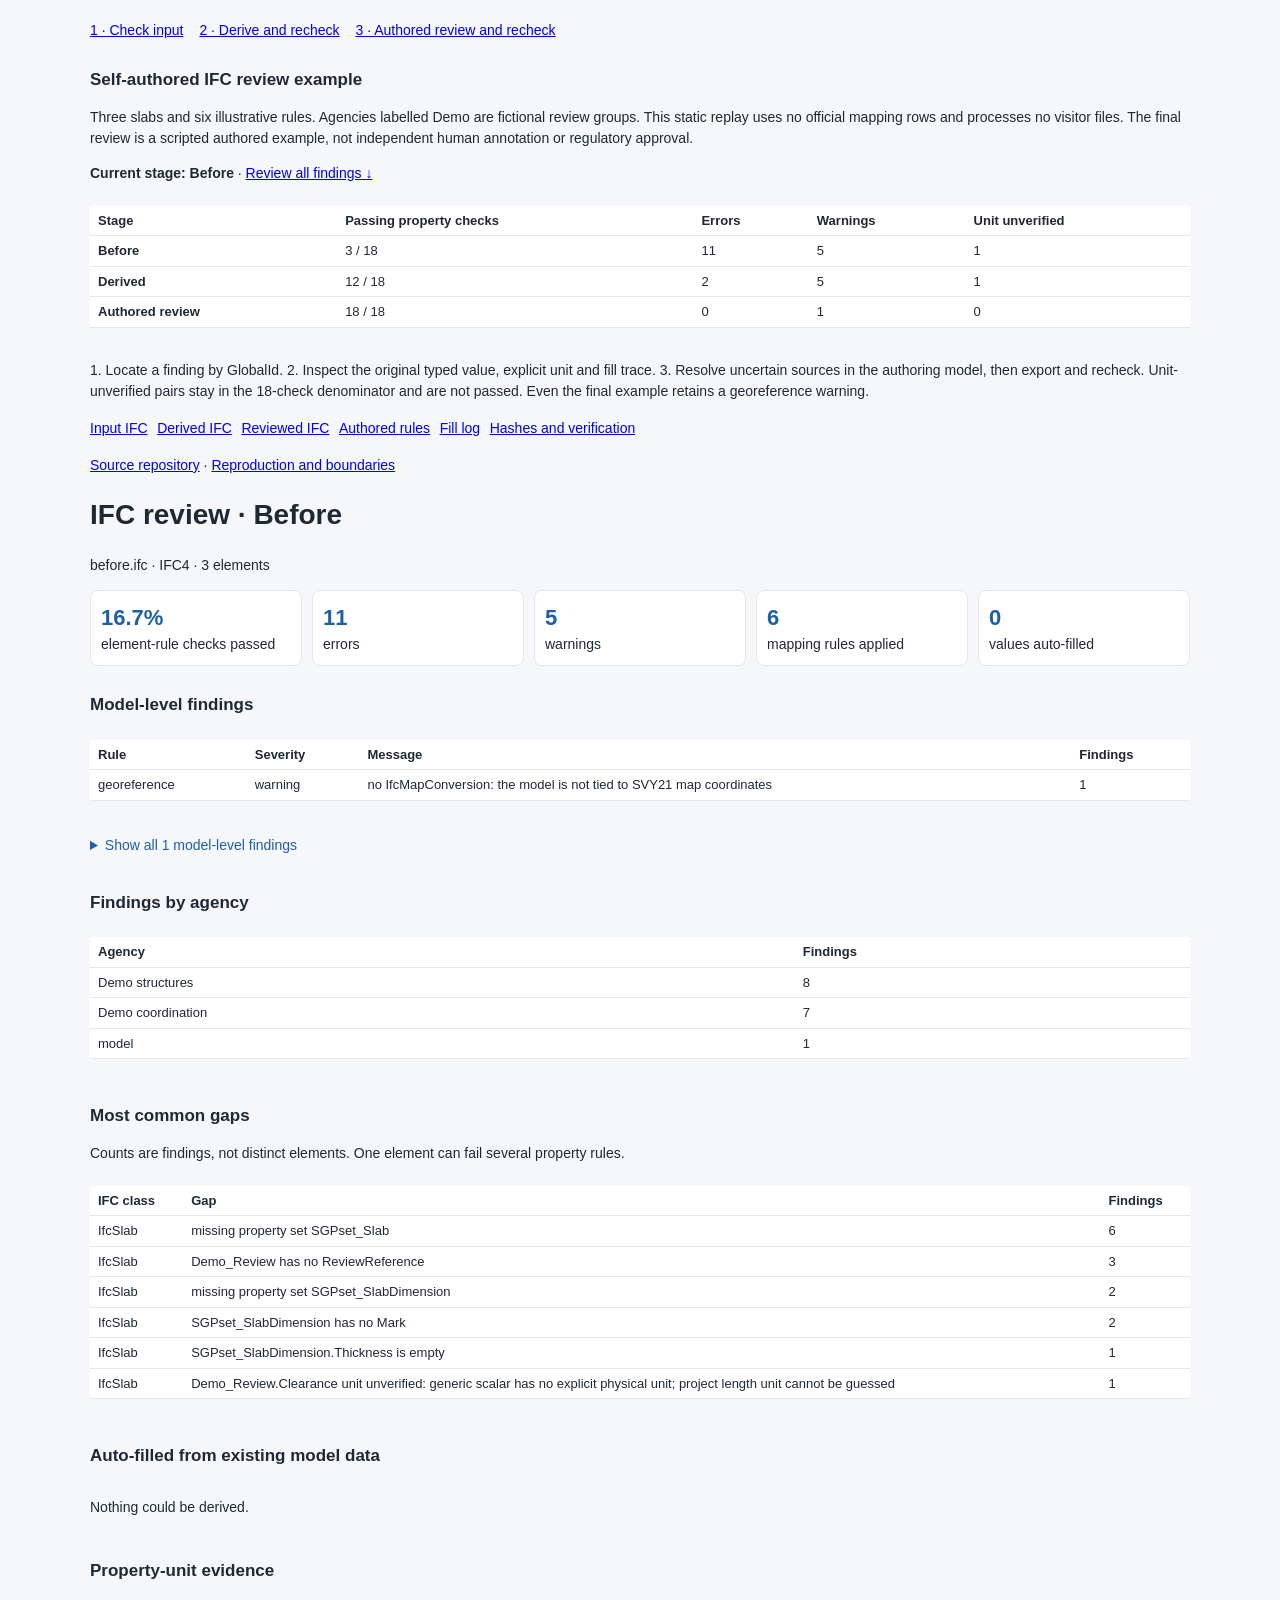
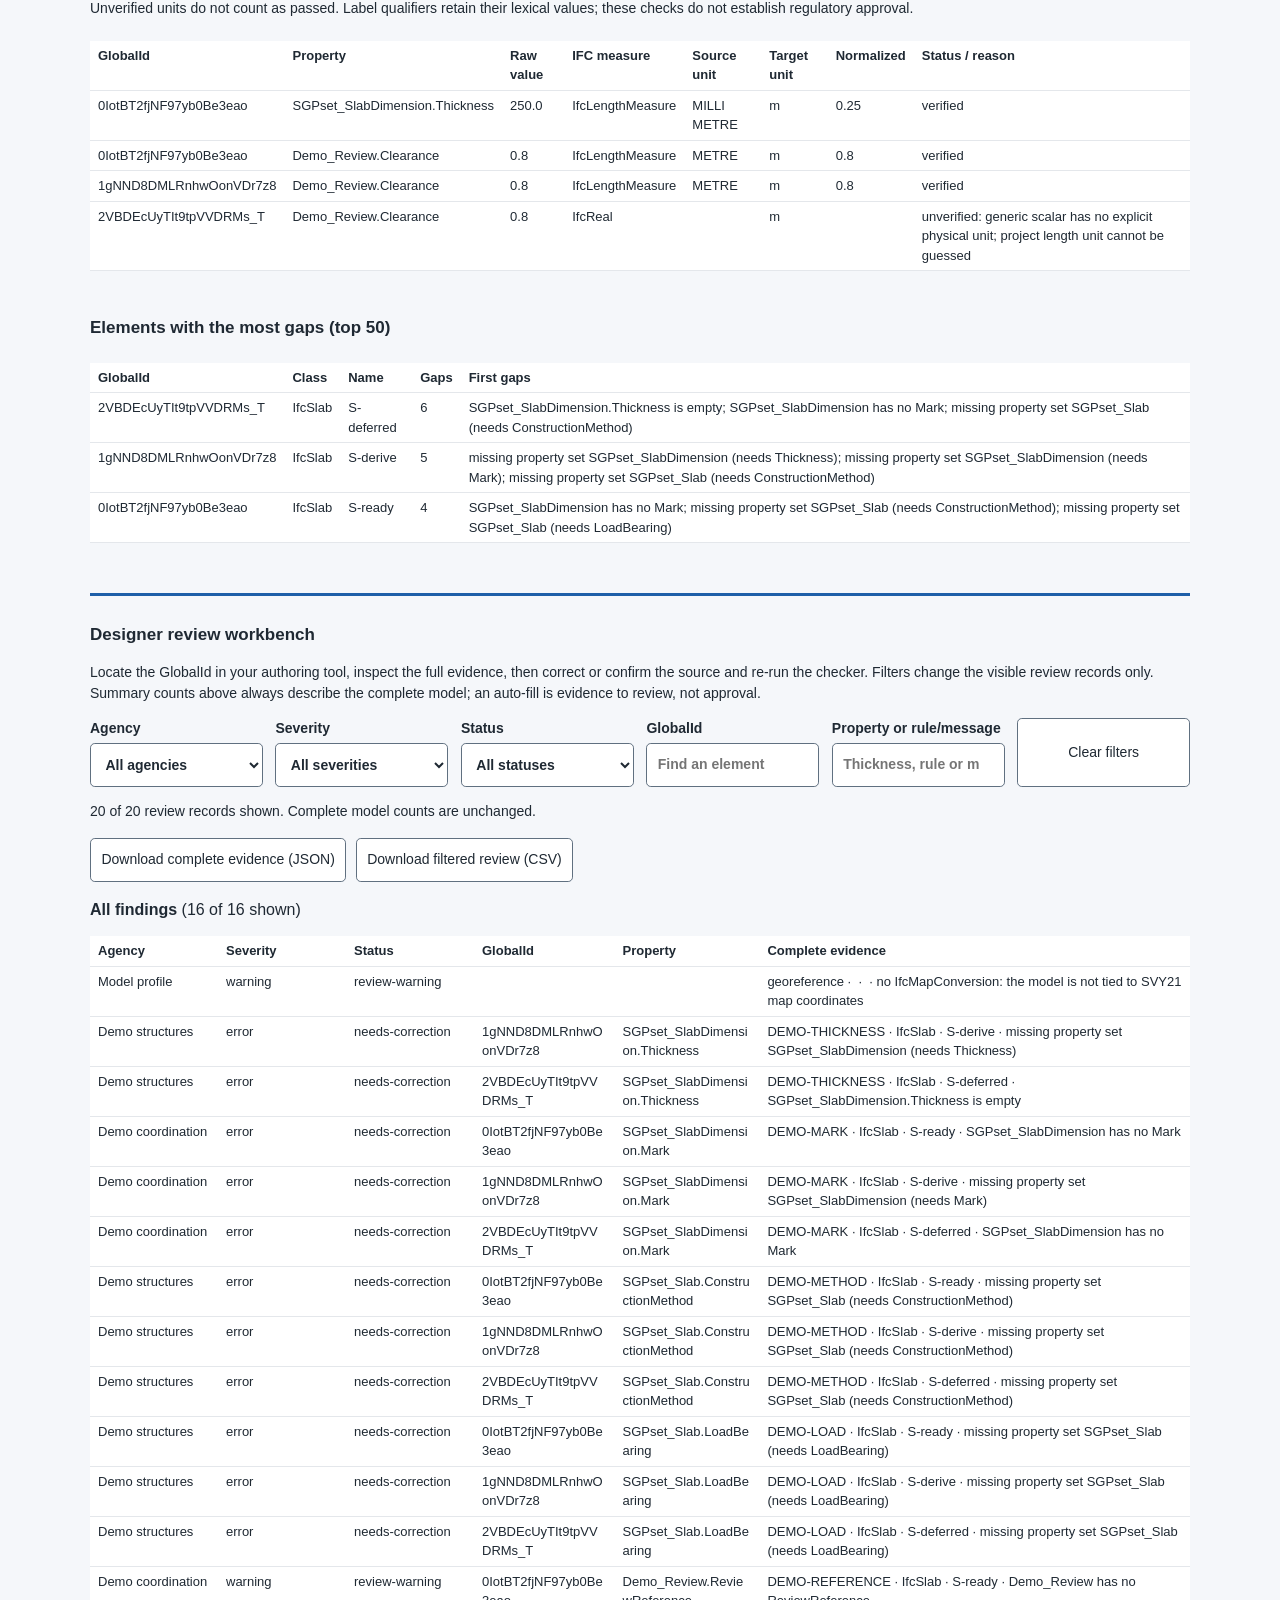
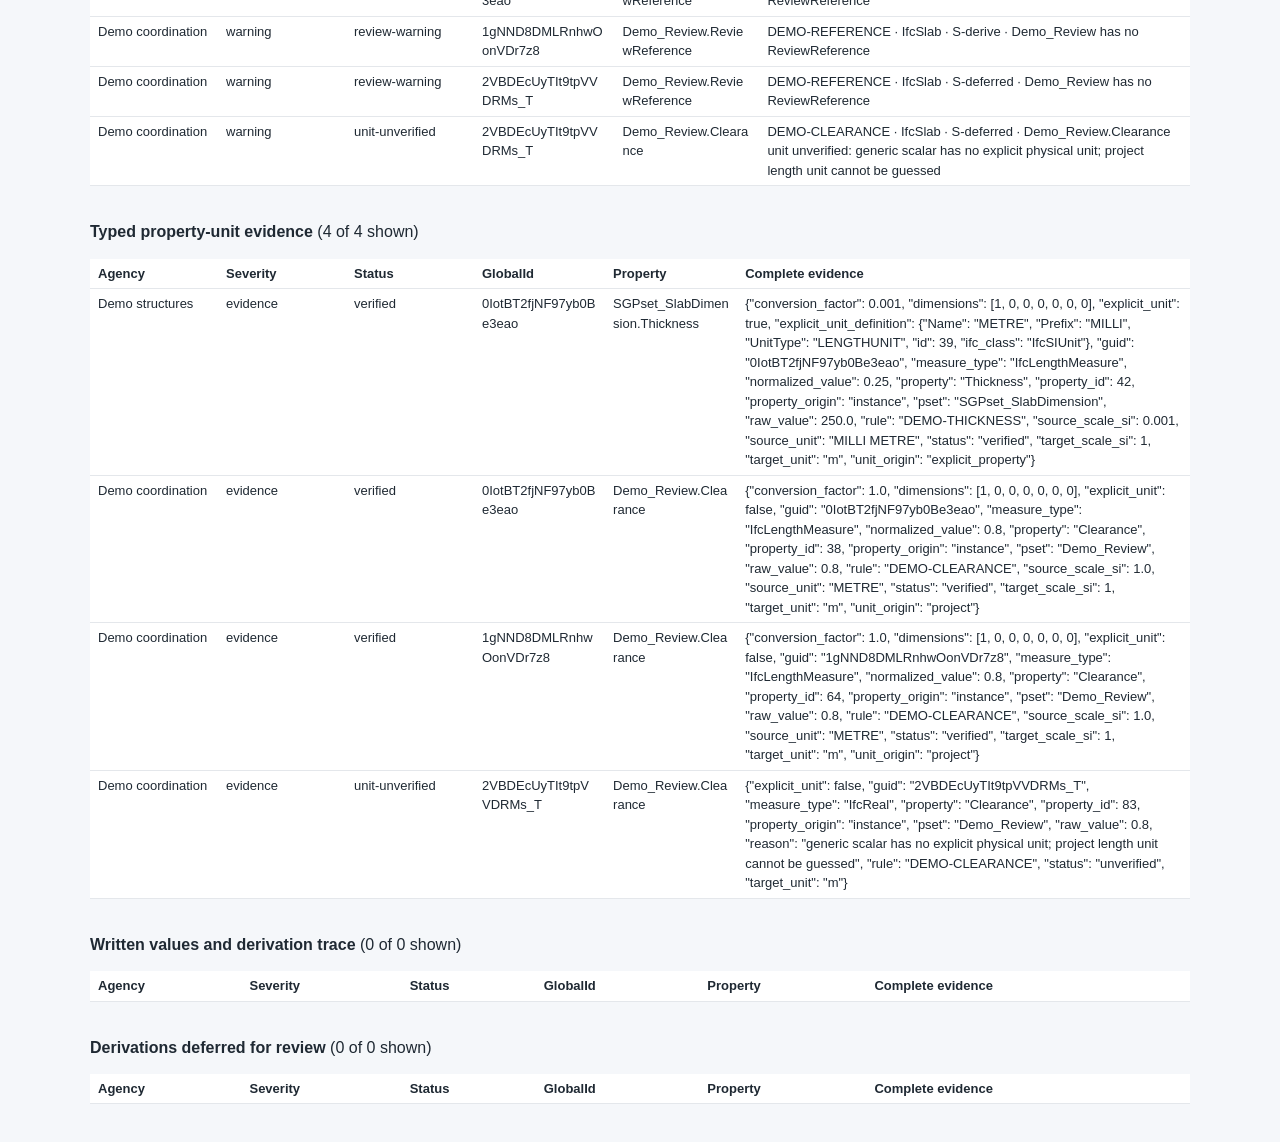
<file: demos/report-review/before.html>
<!doctype html><html lang=en><head><meta charset=utf-8><meta name=viewport content="width=device-width,initial-scale=1">
<title>IFC review · Before</title><style>
body{font:14px/1.5 Segoe UI,Helvetica,Arial,sans-serif;color:#1f2933;background:#f5f7fa;margin:0} main{max-width:1100px;margin:0 auto;padding:20px 16px}
.k{display:grid;grid-template-columns:repeat(auto-fit,minmax(170px,1fr));gap:10px} .k div{background:#fff;border:1px solid #e4e7eb;border-radius:8px;padding:10px}
.k b{display:block;font-size:22px;color:#1f5fa8} table{border-collapse:collapse;width:100%;background:#fff;font-size:13px;margin:8px 0 18px}
th,td{border-bottom:1px solid #e4e7eb;padding:5px 8px;text-align:left;vertical-align:top} h2{font-size:17px;margin-top:26px} .w{overflow-x:auto}
h1{overflow-wrap:anywhere} details{margin:8px 0 18px} summary{cursor:pointer;color:#1f5fa8;padding:8px 0} summary:focus-visible{outline:2px solid #1f5fa8;outline-offset:2px}
</style></head><body><main><nav aria-label="Review stages"><a href="before.html">1 · Check input</a> <a href="index.html">2 · Derive and recheck</a> <a href="reviewed.html">3 · Authored review and recheck</a></nav><section class="demo-intro"><h2>Self-authored IFC review example</h2><p>Three slabs and six illustrative rules. Agencies labelled Demo are fictional review groups. This static replay uses no official mapping rows and processes no visitor files. The final review is a scripted authored example, not independent human annotation or regulatory approval.</p><p><strong>Current stage: Before</strong> · <a href="#review">Review all findings ↓</a></p><div class="w"><table><thead><tr><th>Stage</th><th>Passing property checks</th><th>Errors</th><th>Warnings</th><th>Unit unverified</th></tr></thead><tbody><tr><th scope="row">Before</th><td>3 / 18</td><td>11</td><td>5</td><td>1</td></tr><tr><th scope="row">Derived</th><td>12 / 18</td><td>2</td><td>5</td><td>1</td></tr><tr><th scope="row">Authored review</th><td>18 / 18</td><td>0</td><td>1</td><td>0</td></tr></tbody></table></div><p>1. Locate a finding by GlobalId. 2. Inspect the original typed value, explicit unit and fill trace. 3. Resolve uncertain sources in the authoring model, then export and recheck. Unit-unverified pairs stay in the 18-check denominator and are not passed. Even the final example retains a georeference warning.</p><p class="downloads"><a href="before.ifc" download>Input IFC</a> <a href="derived.ifc" download>Derived IFC</a> <a href="reviewed.ifc" download>Reviewed IFC</a> <a href="authored_rules.json" download>Authored rules</a> <a href="derivations.csv" download>Fill log</a> <a href="manifest.json" download>Hashes and verification</a></p><p><a href="https://github.com/LUOaini1213/ifcsg-precheck">Source repository</a> · <a href="https://github.com/LUOaini1213/ifcsg-precheck/blob/main/docs/REPORT_REVIEW.md">Reproduction and boundaries</a></p></section><h1>IFC review · Before</h1><p>before.ifc &middot; IFC4 &middot; 3 elements</p>
<div class=k><div><b>16.7%</b>element-rule checks passed</div><div><b>11</b>errors</div><div><b>5</b>warnings</div>
<div><b>6</b>mapping rules applied</div><div><b>0</b>values auto-filled</div></div>
<h2>Model-level findings</h2><div class=w><table><thead><tr><th>Rule</th><th>Severity</th><th>Message</th><th>Findings</th></tr></thead><tbody><tr><td>georeference</td><td>warning</td><td>no IfcMapConversion: the model is not tied to SVY21 map coordinates</td><td>1</td></tr></tbody></table></div><details><summary>Show all 1 model-level findings</summary><div class=w><table><thead><tr><th>Rule</th><th>Severity</th><th>Message</th><th>GlobalId</th><th>Class</th><th>Name</th></tr></thead><tbody><tr><td>georeference</td><td>warning</td><td>no IfcMapConversion: the model is not tied to SVY21 map coordinates</td><td></td><td></td><td></td></tr></tbody></table></div></details>
<h2>Findings by agency</h2><div class=w><table><thead><tr><th>Agency</th><th>Findings</th></tr></thead><tbody><tr><td>Demo structures</td><td>8</td></tr><tr><td>Demo coordination</td><td>7</td></tr><tr><td>model</td><td>1</td></tr></tbody></table></div>
<h2>Most common gaps</h2><p>Counts are findings, not distinct elements. One element can fail several property rules.</p><div class=w><table><thead><tr><th>IFC class</th><th>Gap</th><th>Findings</th></tr></thead><tbody><tr><td>IfcSlab</td><td>missing property set SGPset_Slab</td><td>6</td></tr><tr><td>IfcSlab</td><td>Demo_Review has no ReviewReference</td><td>3</td></tr><tr><td>IfcSlab</td><td>missing property set SGPset_SlabDimension</td><td>2</td></tr><tr><td>IfcSlab</td><td>SGPset_SlabDimension has no Mark</td><td>2</td></tr><tr><td>IfcSlab</td><td>SGPset_SlabDimension.Thickness is empty</td><td>1</td></tr><tr><td>IfcSlab</td><td>Demo_Review.Clearance unit unverified: generic scalar has no explicit physical unit; project length unit cannot be guessed</td><td>1</td></tr></tbody></table></div>
<h2>Auto-filled from existing model data</h2><div class=w><p>Nothing could be derived.</p></div>
<h2>Property-unit evidence</h2><p>Unverified units do not count as passed. Label qualifiers retain their lexical values; these checks do not establish regulatory approval.</p><div class=w><table><thead><tr><th>GlobalId</th><th>Property</th><th>Raw value</th><th>IFC measure</th><th>Source unit</th><th>Target unit</th><th>Normalized</th><th>Status / reason</th></tr></thead><tbody><tr><td>0IotBT2fjNF97yb0Be3eao</td><td>SGPset_SlabDimension.Thickness</td><td>250.0</td><td>IfcLengthMeasure</td><td>MILLI METRE</td><td>m</td><td>0.25</td><td>verified</td></tr><tr><td>0IotBT2fjNF97yb0Be3eao</td><td>Demo_Review.Clearance</td><td>0.8</td><td>IfcLengthMeasure</td><td>METRE</td><td>m</td><td>0.8</td><td>verified</td></tr><tr><td>1gNND8DMLRnhwOonVDr7z8</td><td>Demo_Review.Clearance</td><td>0.8</td><td>IfcLengthMeasure</td><td>METRE</td><td>m</td><td>0.8</td><td>verified</td></tr><tr><td>2VBDEcUyTIt9tpVVDRMs_T</td><td>Demo_Review.Clearance</td><td>0.8</td><td>IfcReal</td><td></td><td>m</td><td></td><td>unverified: generic scalar has no explicit physical unit; project length unit cannot be guessed</td></tr></tbody></table></div>
<h2>Elements with the most gaps (top 50)</h2><div class=w><table><thead><tr><th>GlobalId</th><th>Class</th><th>Name</th><th>Gaps</th><th>First gaps</th></tr></thead><tbody><tr><td>2VBDEcUyTIt9tpVVDRMs_T</td><td>IfcSlab</td><td>S-deferred</td><td>6</td><td>SGPset_SlabDimension.Thickness is empty; SGPset_SlabDimension has no Mark; missing property set SGPset_Slab (needs ConstructionMethod)</td></tr><tr><td>1gNND8DMLRnhwOonVDr7z8</td><td>IfcSlab</td><td>S-derive</td><td>5</td><td>missing property set SGPset_SlabDimension (needs Thickness); missing property set SGPset_SlabDimension (needs Mark); missing property set SGPset_Slab (needs ConstructionMethod)</td></tr><tr><td>0IotBT2fjNF97yb0Be3eao</td><td>IfcSlab</td><td>S-ready</td><td>4</td><td>SGPset_SlabDimension has no Mark; missing property set SGPset_Slab (needs ConstructionMethod); missing property set SGPset_Slab (needs LoadBearing)</td></tr></tbody></table></div>
<style>#review { margin-top: 2rem; border-top: 3px solid #1f5fa8; }
#review-filters { display: grid; grid-template-columns: repeat(auto-fit,minmax(160px,1fr)); gap: .8rem; }
#review-filters label { display: flex; flex-direction: column; gap: .25rem; font-weight: 600; }
input, select, button { font: inherit; box-sizing: border-box; padding: .65rem; border: 1px solid #607080; border-radius: .3rem; background: white; color: #1f2933; min-height: 44px; }
input, select { width: 100%; min-width: 0; }
button { cursor: pointer; }
:focus-visible { outline: 3px solid #165db1; outline-offset: 3px; }
.downloads { display: flex; flex-wrap: wrap; gap: .6rem; margin: 1rem 0; }
.review-section td { overflow-wrap: anywhere; min-width: 7rem; }
.review-section td:last-child { min-width: 18rem; white-space: pre-wrap; }
.review-section h3 { font-size: 1rem; margin-bottom: .4rem; }
.review-section h3 span { font-weight: normal; }
tr[hidden] { display: none; }
main, .review-section, .w { min-width: 0; }
main p { overflow-wrap: anywhere; }
nav { display: flex; flex-wrap: wrap; gap: .5rem 1rem; margin-bottom: 1rem; }
@media(max-width: 480px) { main { padding: 16px 12px; } #review-filters { grid-template-columns: 1fr; } .downloads button { width: 100%; } }
</style><section id="review" aria-labelledby="review-title"><h2 id="review-title">Designer review workbench</h2>
<p>Locate the GlobalId in your authoring tool, inspect the full evidence, then correct or confirm the source and re-run the checker.
Filters change the visible review records only. Summary counts above always describe the complete model; an auto-fill is evidence to review, not approval.</p>
<form id="review-filters"><label>Agency<select id="filter-agency"><option value="">All agencies</option><option value="Demo coordination">Demo coordination</option><option value="Demo structures">Demo structures</option><option value="Model profile">Model profile</option></select></label>
<label>Severity<select id="filter-severity"><option value="">All severities</option><option value="error">Error</option><option value="warning">Warning</option><option value="evidence">Evidence</option></select></label>
<label>Status<select id="filter-status"><option value="">All statuses</option><option value="needs-correction">needs-correction</option><option value="review-warning">review-warning</option><option value="unit-unverified">unit-unverified</option><option value="verified">verified</option></select></label>
<label>GlobalId<input id="filter-guid" type="search" placeholder="Find an element" autocomplete="off"></label>
<label>Property or rule/message<input id="filter-property" type="search" placeholder="Thickness, rule or message" autocomplete="off"></label>
<button type="reset">Clear filters</button></form>
<p id="review-visible" role="status" aria-live="polite"></p>
<div class="downloads"><button id="download-json" type="button">Download complete evidence (JSON)</button>
<button id="download-csv" type="button">Download filtered review (CSV)</button></div>
<noscript><p>All evidence remains visible. Interactive filtering and browser downloads require JavaScript.</p></noscript><section class="review-section"><h3>All findings <span data-count="finding"></span></h3><div class="w" tabindex="0" role="region" aria-label="All findings"><table><thead><tr><th scope="col">Agency</th><th scope="col">Severity</th><th scope="col">Status</th><th scope="col">GlobalId</th><th scope="col">Property</th><th scope="col">Complete evidence</th></tr></thead><tbody><tr data-kind="finding" data-agency="Model profile" data-severity="warning" data-status="review-warning" data-guid="" data-property=""><td>Model profile</td><td>warning</td><td>review-warning</td><td></td><td></td><td>georeference ·  ·  · no IfcMapConversion: the model is not tied to SVY21 map coordinates</td></tr><tr data-kind="finding" data-agency="Demo structures" data-severity="error" data-status="needs-correction" data-guid="1gNND8DMLRnhwOonVDr7z8" data-property="SGPset_SlabDimension.Thickness"><td>Demo structures</td><td>error</td><td>needs-correction</td><td>1gNND8DMLRnhwOonVDr7z8</td><td>SGPset_SlabDimension.Thickness</td><td>DEMO-THICKNESS · IfcSlab · S-derive · missing property set SGPset_SlabDimension (needs Thickness)</td></tr><tr data-kind="finding" data-agency="Demo structures" data-severity="error" data-status="needs-correction" data-guid="2VBDEcUyTIt9tpVVDRMs_T" data-property="SGPset_SlabDimension.Thickness"><td>Demo structures</td><td>error</td><td>needs-correction</td><td>2VBDEcUyTIt9tpVVDRMs_T</td><td>SGPset_SlabDimension.Thickness</td><td>DEMO-THICKNESS · IfcSlab · S-deferred · SGPset_SlabDimension.Thickness is empty</td></tr><tr data-kind="finding" data-agency="Demo coordination" data-severity="error" data-status="needs-correction" data-guid="0IotBT2fjNF97yb0Be3eao" data-property="SGPset_SlabDimension.Mark"><td>Demo coordination</td><td>error</td><td>needs-correction</td><td>0IotBT2fjNF97yb0Be3eao</td><td>SGPset_SlabDimension.Mark</td><td>DEMO-MARK · IfcSlab · S-ready · SGPset_SlabDimension has no Mark</td></tr><tr data-kind="finding" data-agency="Demo coordination" data-severity="error" data-status="needs-correction" data-guid="1gNND8DMLRnhwOonVDr7z8" data-property="SGPset_SlabDimension.Mark"><td>Demo coordination</td><td>error</td><td>needs-correction</td><td>1gNND8DMLRnhwOonVDr7z8</td><td>SGPset_SlabDimension.Mark</td><td>DEMO-MARK · IfcSlab · S-derive · missing property set SGPset_SlabDimension (needs Mark)</td></tr><tr data-kind="finding" data-agency="Demo coordination" data-severity="error" data-status="needs-correction" data-guid="2VBDEcUyTIt9tpVVDRMs_T" data-property="SGPset_SlabDimension.Mark"><td>Demo coordination</td><td>error</td><td>needs-correction</td><td>2VBDEcUyTIt9tpVVDRMs_T</td><td>SGPset_SlabDimension.Mark</td><td>DEMO-MARK · IfcSlab · S-deferred · SGPset_SlabDimension has no Mark</td></tr><tr data-kind="finding" data-agency="Demo structures" data-severity="error" data-status="needs-correction" data-guid="0IotBT2fjNF97yb0Be3eao" data-property="SGPset_Slab.ConstructionMethod"><td>Demo structures</td><td>error</td><td>needs-correction</td><td>0IotBT2fjNF97yb0Be3eao</td><td>SGPset_Slab.ConstructionMethod</td><td>DEMO-METHOD · IfcSlab · S-ready · missing property set SGPset_Slab (needs ConstructionMethod)</td></tr><tr data-kind="finding" data-agency="Demo structures" data-severity="error" data-status="needs-correction" data-guid="1gNND8DMLRnhwOonVDr7z8" data-property="SGPset_Slab.ConstructionMethod"><td>Demo structures</td><td>error</td><td>needs-correction</td><td>1gNND8DMLRnhwOonVDr7z8</td><td>SGPset_Slab.ConstructionMethod</td><td>DEMO-METHOD · IfcSlab · S-derive · missing property set SGPset_Slab (needs ConstructionMethod)</td></tr><tr data-kind="finding" data-agency="Demo structures" data-severity="error" data-status="needs-correction" data-guid="2VBDEcUyTIt9tpVVDRMs_T" data-property="SGPset_Slab.ConstructionMethod"><td>Demo structures</td><td>error</td><td>needs-correction</td><td>2VBDEcUyTIt9tpVVDRMs_T</td><td>SGPset_Slab.ConstructionMethod</td><td>DEMO-METHOD · IfcSlab · S-deferred · missing property set SGPset_Slab (needs ConstructionMethod)</td></tr><tr data-kind="finding" data-agency="Demo structures" data-severity="error" data-status="needs-correction" data-guid="0IotBT2fjNF97yb0Be3eao" data-property="SGPset_Slab.LoadBearing"><td>Demo structures</td><td>error</td><td>needs-correction</td><td>0IotBT2fjNF97yb0Be3eao</td><td>SGPset_Slab.LoadBearing</td><td>DEMO-LOAD · IfcSlab · S-ready · missing property set SGPset_Slab (needs LoadBearing)</td></tr><tr data-kind="finding" data-agency="Demo structures" data-severity="error" data-status="needs-correction" data-guid="1gNND8DMLRnhwOonVDr7z8" data-property="SGPset_Slab.LoadBearing"><td>Demo structures</td><td>error</td><td>needs-correction</td><td>1gNND8DMLRnhwOonVDr7z8</td><td>SGPset_Slab.LoadBearing</td><td>DEMO-LOAD · IfcSlab · S-derive · missing property set SGPset_Slab (needs LoadBearing)</td></tr><tr data-kind="finding" data-agency="Demo structures" data-severity="error" data-status="needs-correction" data-guid="2VBDEcUyTIt9tpVVDRMs_T" data-property="SGPset_Slab.LoadBearing"><td>Demo structures</td><td>error</td><td>needs-correction</td><td>2VBDEcUyTIt9tpVVDRMs_T</td><td>SGPset_Slab.LoadBearing</td><td>DEMO-LOAD · IfcSlab · S-deferred · missing property set SGPset_Slab (needs LoadBearing)</td></tr><tr data-kind="finding" data-agency="Demo coordination" data-severity="warning" data-status="review-warning" data-guid="0IotBT2fjNF97yb0Be3eao" data-property="Demo_Review.ReviewReference"><td>Demo coordination</td><td>warning</td><td>review-warning</td><td>0IotBT2fjNF97yb0Be3eao</td><td>Demo_Review.ReviewReference</td><td>DEMO-REFERENCE · IfcSlab · S-ready · Demo_Review has no ReviewReference</td></tr><tr data-kind="finding" data-agency="Demo coordination" data-severity="warning" data-status="review-warning" data-guid="1gNND8DMLRnhwOonVDr7z8" data-property="Demo_Review.ReviewReference"><td>Demo coordination</td><td>warning</td><td>review-warning</td><td>1gNND8DMLRnhwOonVDr7z8</td><td>Demo_Review.ReviewReference</td><td>DEMO-REFERENCE · IfcSlab · S-derive · Demo_Review has no ReviewReference</td></tr><tr data-kind="finding" data-agency="Demo coordination" data-severity="warning" data-status="review-warning" data-guid="2VBDEcUyTIt9tpVVDRMs_T" data-property="Demo_Review.ReviewReference"><td>Demo coordination</td><td>warning</td><td>review-warning</td><td>2VBDEcUyTIt9tpVVDRMs_T</td><td>Demo_Review.ReviewReference</td><td>DEMO-REFERENCE · IfcSlab · S-deferred · Demo_Review has no ReviewReference</td></tr><tr data-kind="finding" data-agency="Demo coordination" data-severity="warning" data-status="unit-unverified" data-guid="2VBDEcUyTIt9tpVVDRMs_T" data-property="Demo_Review.Clearance"><td>Demo coordination</td><td>warning</td><td>unit-unverified</td><td>2VBDEcUyTIt9tpVVDRMs_T</td><td>Demo_Review.Clearance</td><td>DEMO-CLEARANCE · IfcSlab · S-deferred · Demo_Review.Clearance unit unverified: generic scalar has no explicit physical unit; project length unit cannot be guessed</td></tr></tbody></table></div></section><section class="review-section"><h3>Typed property-unit evidence <span data-count="unit"></span></h3><div class="w" tabindex="0" role="region" aria-label="Typed property-unit evidence"><table><thead><tr><th scope="col">Agency</th><th scope="col">Severity</th><th scope="col">Status</th><th scope="col">GlobalId</th><th scope="col">Property</th><th scope="col">Complete evidence</th></tr></thead><tbody><tr data-kind="unit" data-agency="Demo structures" data-severity="evidence" data-status="verified" data-guid="0IotBT2fjNF97yb0Be3eao" data-property="SGPset_SlabDimension.Thickness"><td>Demo structures</td><td>evidence</td><td>verified</td><td>0IotBT2fjNF97yb0Be3eao</td><td>SGPset_SlabDimension.Thickness</td><td>{&quot;conversion_factor&quot;: 0.001, &quot;dimensions&quot;: [1, 0, 0, 0, 0, 0, 0], &quot;explicit_unit&quot;: true, &quot;explicit_unit_definition&quot;: {&quot;Name&quot;: &quot;METRE&quot;, &quot;Prefix&quot;: &quot;MILLI&quot;, &quot;UnitType&quot;: &quot;LENGTHUNIT&quot;, &quot;id&quot;: 39, &quot;ifc_class&quot;: &quot;IfcSIUnit&quot;}, &quot;guid&quot;: &quot;0IotBT2fjNF97yb0Be3eao&quot;, &quot;measure_type&quot;: &quot;IfcLengthMeasure&quot;, &quot;normalized_value&quot;: 0.25, &quot;property&quot;: &quot;Thickness&quot;, &quot;property_id&quot;: 42, &quot;property_origin&quot;: &quot;instance&quot;, &quot;pset&quot;: &quot;SGPset_SlabDimension&quot;, &quot;raw_value&quot;: 250.0, &quot;rule&quot;: &quot;DEMO-THICKNESS&quot;, &quot;source_scale_si&quot;: 0.001, &quot;source_unit&quot;: &quot;MILLI METRE&quot;, &quot;status&quot;: &quot;verified&quot;, &quot;target_scale_si&quot;: 1, &quot;target_unit&quot;: &quot;m&quot;, &quot;unit_origin&quot;: &quot;explicit_property&quot;}</td></tr><tr data-kind="unit" data-agency="Demo coordination" data-severity="evidence" data-status="verified" data-guid="0IotBT2fjNF97yb0Be3eao" data-property="Demo_Review.Clearance"><td>Demo coordination</td><td>evidence</td><td>verified</td><td>0IotBT2fjNF97yb0Be3eao</td><td>Demo_Review.Clearance</td><td>{&quot;conversion_factor&quot;: 1.0, &quot;dimensions&quot;: [1, 0, 0, 0, 0, 0, 0], &quot;explicit_unit&quot;: false, &quot;guid&quot;: &quot;0IotBT2fjNF97yb0Be3eao&quot;, &quot;measure_type&quot;: &quot;IfcLengthMeasure&quot;, &quot;normalized_value&quot;: 0.8, &quot;property&quot;: &quot;Clearance&quot;, &quot;property_id&quot;: 38, &quot;property_origin&quot;: &quot;instance&quot;, &quot;pset&quot;: &quot;Demo_Review&quot;, &quot;raw_value&quot;: 0.8, &quot;rule&quot;: &quot;DEMO-CLEARANCE&quot;, &quot;source_scale_si&quot;: 1.0, &quot;source_unit&quot;: &quot;METRE&quot;, &quot;status&quot;: &quot;verified&quot;, &quot;target_scale_si&quot;: 1, &quot;target_unit&quot;: &quot;m&quot;, &quot;unit_origin&quot;: &quot;project&quot;}</td></tr><tr data-kind="unit" data-agency="Demo coordination" data-severity="evidence" data-status="verified" data-guid="1gNND8DMLRnhwOonVDr7z8" data-property="Demo_Review.Clearance"><td>Demo coordination</td><td>evidence</td><td>verified</td><td>1gNND8DMLRnhwOonVDr7z8</td><td>Demo_Review.Clearance</td><td>{&quot;conversion_factor&quot;: 1.0, &quot;dimensions&quot;: [1, 0, 0, 0, 0, 0, 0], &quot;explicit_unit&quot;: false, &quot;guid&quot;: &quot;1gNND8DMLRnhwOonVDr7z8&quot;, &quot;measure_type&quot;: &quot;IfcLengthMeasure&quot;, &quot;normalized_value&quot;: 0.8, &quot;property&quot;: &quot;Clearance&quot;, &quot;property_id&quot;: 64, &quot;property_origin&quot;: &quot;instance&quot;, &quot;pset&quot;: &quot;Demo_Review&quot;, &quot;raw_value&quot;: 0.8, &quot;rule&quot;: &quot;DEMO-CLEARANCE&quot;, &quot;source_scale_si&quot;: 1.0, &quot;source_unit&quot;: &quot;METRE&quot;, &quot;status&quot;: &quot;verified&quot;, &quot;target_scale_si&quot;: 1, &quot;target_unit&quot;: &quot;m&quot;, &quot;unit_origin&quot;: &quot;project&quot;}</td></tr><tr data-kind="unit" data-agency="Demo coordination" data-severity="evidence" data-status="unit-unverified" data-guid="2VBDEcUyTIt9tpVVDRMs_T" data-property="Demo_Review.Clearance"><td>Demo coordination</td><td>evidence</td><td>unit-unverified</td><td>2VBDEcUyTIt9tpVVDRMs_T</td><td>Demo_Review.Clearance</td><td>{&quot;explicit_unit&quot;: false, &quot;guid&quot;: &quot;2VBDEcUyTIt9tpVVDRMs_T&quot;, &quot;measure_type&quot;: &quot;IfcReal&quot;, &quot;property&quot;: &quot;Clearance&quot;, &quot;property_id&quot;: 83, &quot;property_origin&quot;: &quot;instance&quot;, &quot;pset&quot;: &quot;Demo_Review&quot;, &quot;raw_value&quot;: 0.8, &quot;reason&quot;: &quot;generic scalar has no explicit physical unit; project length unit cannot be guessed&quot;, &quot;rule&quot;: &quot;DEMO-CLEARANCE&quot;, &quot;status&quot;: &quot;unverified&quot;, &quot;target_unit&quot;: &quot;m&quot;}</td></tr></tbody></table></div></section><section class="review-section"><h3>Written values and derivation trace <span data-count="derived"></span></h3><div class="w" tabindex="0" role="region" aria-label="Written values and derivation trace"><table><thead><tr><th scope="col">Agency</th><th scope="col">Severity</th><th scope="col">Status</th><th scope="col">GlobalId</th><th scope="col">Property</th><th scope="col">Complete evidence</th></tr></thead><tbody></tbody></table></div></section><section class="review-section"><h3>Derivations deferred for review <span data-count="deferred"></span></h3><div class="w" tabindex="0" role="region" aria-label="Derivations deferred for review"><table><thead><tr><th scope="col">Agency</th><th scope="col">Severity</th><th scope="col">Status</th><th scope="col">GlobalId</th><th scope="col">Property</th><th scope="col">Complete evidence</th></tr></thead><tbody></tbody></table></div></section></section><script type="application/json" id="review-data">{"report": {"summary": {"file": "before.ifc", "schema": "IFC4", "elements": 3, "errors": 11, "warnings": 5, "rules_applied": 6, "element_rule_pairs": 18, "unit_unverified_pairs": 1, "pass_rate": 0.16666666666666666, "top_rules": [["DEMO-MARK", 3], ["DEMO-METHOD", 3], ["DEMO-LOAD", 3], ["DEMO-REFERENCE", 3], ["DEMO-THICKNESS", 2], ["georeference", 1], ["DEMO-CLEARANCE", 1]]}, "findings": [{"rule": "georeference", "severity": "warning", "message": "no IfcMapConversion: the model is not tied to SVY21 map coordinates", "guid": "", "ifc_class": "", "name": "", "agency": "", "origin": "model"}, {"rule": "DEMO-THICKNESS", "severity": "error", "message": "missing property set SGPset_SlabDimension (needs Thickness)", "guid": "1gNND8DMLRnhwOonVDr7z8", "ifc_class": "IfcSlab", "name": "S-derive", "agency": "Demo structures", "origin": "mapping"}, {"rule": "DEMO-THICKNESS", "severity": "error", "message": "SGPset_SlabDimension.Thickness is empty", "guid": "2VBDEcUyTIt9tpVVDRMs_T", "ifc_class": "IfcSlab", "name": "S-deferred", "agency": "Demo structures", "origin": "mapping"}, {"rule": "DEMO-MARK", "severity": "error", "message": "SGPset_SlabDimension has no Mark", "guid": "0IotBT2fjNF97yb0Be3eao", "ifc_class": "IfcSlab", "name": "S-ready", "agency": "Demo coordination", "origin": "mapping"}, {"rule": "DEMO-MARK", "severity": "error", "message": "missing property set SGPset_SlabDimension (needs Mark)", "guid": "1gNND8DMLRnhwOonVDr7z8", "ifc_class": "IfcSlab", "name": "S-derive", "agency": "Demo coordination", "origin": "mapping"}, {"rule": "DEMO-MARK", "severity": "error", "message": "SGPset_SlabDimension has no Mark", "guid": "2VBDEcUyTIt9tpVVDRMs_T", "ifc_class": "IfcSlab", "name": "S-deferred", "agency": "Demo coordination", "origin": "mapping"}, {"rule": "DEMO-METHOD", "severity": "error", "message": "missing property set SGPset_Slab (needs ConstructionMethod)", "guid": "0IotBT2fjNF97yb0Be3eao", "ifc_class": "IfcSlab", "name": "S-ready", "agency": "Demo structures", "origin": "mapping"}, {"rule": "DEMO-METHOD", "severity": "error", "message": "missing property set SGPset_Slab (needs ConstructionMethod)", "guid": "1gNND8DMLRnhwOonVDr7z8", "ifc_class": "IfcSlab", "name": "S-derive", "agency": "Demo structures", "origin": "mapping"}, {"rule": "DEMO-METHOD", "severity": "error", "message": "missing property set SGPset_Slab (needs ConstructionMethod)", "guid": "2VBDEcUyTIt9tpVVDRMs_T", "ifc_class": "IfcSlab", "name": "S-deferred", "agency": "Demo structures", "origin": "mapping"}, {"rule": "DEMO-LOAD", "severity": "error", "message": "missing property set SGPset_Slab (needs LoadBearing)", "guid": "0IotBT2fjNF97yb0Be3eao", "ifc_class": "IfcSlab", "name": "S-ready", "agency": "Demo structures", "origin": "mapping"}, {"rule": "DEMO-LOAD", "severity": "error", "message": "missing property set SGPset_Slab (needs LoadBearing)", "guid": "1gNND8DMLRnhwOonVDr7z8", "ifc_class": "IfcSlab", "name": "S-derive", "agency": "Demo structures", "origin": "mapping"}, {"rule": "DEMO-LOAD", "severity": "error", "message": "missing property set SGPset_Slab (needs LoadBearing)", "guid": "2VBDEcUyTIt9tpVVDRMs_T", "ifc_class": "IfcSlab", "name": "S-deferred", "agency": "Demo structures", "origin": "mapping"}, {"rule": "DEMO-REFERENCE", "severity": "warning", "message": "Demo_Review has no ReviewReference", "guid": "0IotBT2fjNF97yb0Be3eao", "ifc_class": "IfcSlab", "name": "S-ready", "agency": "Demo coordination", "origin": "mapping"}, {"rule": "DEMO-REFERENCE", "severity": "warning", "message": "Demo_Review has no ReviewReference", "guid": "1gNND8DMLRnhwOonVDr7z8", "ifc_class": "IfcSlab", "name": "S-derive", "agency": "Demo coordination", "origin": "mapping"}, {"rule": "DEMO-REFERENCE", "severity": "warning", "message": "Demo_Review has no ReviewReference", "guid": "2VBDEcUyTIt9tpVVDRMs_T", "ifc_class": "IfcSlab", "name": "S-deferred", "agency": "Demo coordination", "origin": "mapping"}, {"rule": "DEMO-CLEARANCE", "severity": "warning", "message": "Demo_Review.Clearance unit unverified: generic scalar has no explicit physical unit; project length unit cannot be guessed", "guid": "2VBDEcUyTIt9tpVVDRMs_T", "ifc_class": "IfcSlab", "name": "S-deferred", "agency": "Demo coordination", "origin": "mapping"}], "unit_results": [{"guid": "0IotBT2fjNF97yb0Be3eao", "pset": "SGPset_SlabDimension", "property": "Thickness", "rule": "DEMO-THICKNESS", "target_unit": "m", "status": "verified", "raw_value": 250.0, "measure_type": "IfcLengthMeasure", "property_origin": "instance", "property_id": 42, "explicit_unit": true, "explicit_unit_definition": {"id": 39, "ifc_class": "IfcSIUnit", "UnitType": "LENGTHUNIT", "Name": "METRE", "Prefix": "MILLI"}, "unit_origin": "explicit_property", "source_unit": "MILLI METRE", "source_scale_si": 0.001, "target_scale_si": 1, "dimensions": [1, 0, 0, 0, 0, 0, 0], "conversion_factor": 0.001, "normalized_value": 0.25}, {"guid": "0IotBT2fjNF97yb0Be3eao", "pset": "Demo_Review", "property": "Clearance", "rule": "DEMO-CLEARANCE", "target_unit": "m", "status": "verified", "raw_value": 0.8, "measure_type": "IfcLengthMeasure", "property_origin": "instance", "property_id": 38, "explicit_unit": false, "unit_origin": "project", "source_unit": "METRE", "source_scale_si": 1.0, "target_scale_si": 1, "dimensions": [1, 0, 0, 0, 0, 0, 0], "conversion_factor": 1.0, "normalized_value": 0.8}, {"guid": "1gNND8DMLRnhwOonVDr7z8", "pset": "Demo_Review", "property": "Clearance", "rule": "DEMO-CLEARANCE", "target_unit": "m", "status": "verified", "raw_value": 0.8, "measure_type": "IfcLengthMeasure", "property_origin": "instance", "property_id": 64, "explicit_unit": false, "unit_origin": "project", "source_unit": "METRE", "source_scale_si": 1.0, "target_scale_si": 1, "dimensions": [1, 0, 0, 0, 0, 0, 0], "conversion_factor": 1.0, "normalized_value": 0.8}, {"guid": "2VBDEcUyTIt9tpVVDRMs_T", "pset": "Demo_Review", "property": "Clearance", "rule": "DEMO-CLEARANCE", "target_unit": "m", "status": "unverified", "raw_value": 0.8, "measure_type": "IfcReal", "property_origin": "instance", "property_id": 83, "explicit_unit": false, "reason": "generic scalar has no explicit physical unit; project length unit cannot be guessed"}]}, "derived": [], "deferred": [], "review_records": [{"kind": "finding", "agency": "Model profile", "severity": "warning", "status": "review-warning", "guid": "", "property": "", "detail": "georeference ·  ·  · no IfcMapConversion: the model is not tied to SVY21 map coordinates", "evidence": {"rule": "georeference", "severity": "warning", "message": "no IfcMapConversion: the model is not tied to SVY21 map coordinates", "guid": "", "ifc_class": "", "name": "", "agency": "", "origin": "model"}}, {"kind": "finding", "agency": "Demo structures", "severity": "error", "status": "needs-correction", "guid": "1gNND8DMLRnhwOonVDr7z8", "property": "SGPset_SlabDimension.Thickness", "detail": "DEMO-THICKNESS · IfcSlab · S-derive · missing property set SGPset_SlabDimension (needs Thickness)", "evidence": {"rule": "DEMO-THICKNESS", "severity": "error", "message": "missing property set SGPset_SlabDimension (needs Thickness)", "guid": "1gNND8DMLRnhwOonVDr7z8", "ifc_class": "IfcSlab", "name": "S-derive", "agency": "Demo structures", "origin": "mapping"}}, {"kind": "finding", "agency": "Demo structures", "severity": "error", "status": "needs-correction", "guid": "2VBDEcUyTIt9tpVVDRMs_T", "property": "SGPset_SlabDimension.Thickness", "detail": "DEMO-THICKNESS · IfcSlab · S-deferred · SGPset_SlabDimension.Thickness is empty", "evidence": {"rule": "DEMO-THICKNESS", "severity": "error", "message": "SGPset_SlabDimension.Thickness is empty", "guid": "2VBDEcUyTIt9tpVVDRMs_T", "ifc_class": "IfcSlab", "name": "S-deferred", "agency": "Demo structures", "origin": "mapping"}}, {"kind": "finding", "agency": "Demo coordination", "severity": "error", "status": "needs-correction", "guid": "0IotBT2fjNF97yb0Be3eao", "property": "SGPset_SlabDimension.Mark", "detail": "DEMO-MARK · IfcSlab · S-ready · SGPset_SlabDimension has no Mark", "evidence": {"rule": "DEMO-MARK", "severity": "error", "message": "SGPset_SlabDimension has no Mark", "guid": "0IotBT2fjNF97yb0Be3eao", "ifc_class": "IfcSlab", "name": "S-ready", "agency": "Demo coordination", "origin": "mapping"}}, {"kind": "finding", "agency": "Demo coordination", "severity": "error", "status": "needs-correction", "guid": "1gNND8DMLRnhwOonVDr7z8", "property": "SGPset_SlabDimension.Mark", "detail": "DEMO-MARK · IfcSlab · S-derive · missing property set SGPset_SlabDimension (needs Mark)", "evidence": {"rule": "DEMO-MARK", "severity": "error", "message": "missing property set SGPset_SlabDimension (needs Mark)", "guid": "1gNND8DMLRnhwOonVDr7z8", "ifc_class": "IfcSlab", "name": "S-derive", "agency": "Demo coordination", "origin": "mapping"}}, {"kind": "finding", "agency": "Demo coordination", "severity": "error", "status": "needs-correction", "guid": "2VBDEcUyTIt9tpVVDRMs_T", "property": "SGPset_SlabDimension.Mark", "detail": "DEMO-MARK · IfcSlab · S-deferred · SGPset_SlabDimension has no Mark", "evidence": {"rule": "DEMO-MARK", "severity": "error", "message": "SGPset_SlabDimension has no Mark", "guid": "2VBDEcUyTIt9tpVVDRMs_T", "ifc_class": "IfcSlab", "name": "S-deferred", "agency": "Demo coordination", "origin": "mapping"}}, {"kind": "finding", "agency": "Demo structures", "severity": "error", "status": "needs-correction", "guid": "0IotBT2fjNF97yb0Be3eao", "property": "SGPset_Slab.ConstructionMethod", "detail": "DEMO-METHOD · IfcSlab · S-ready · missing property set SGPset_Slab (needs ConstructionMethod)", "evidence": {"rule": "DEMO-METHOD", "severity": "error", "message": "missing property set SGPset_Slab (needs ConstructionMethod)", "guid": "0IotBT2fjNF97yb0Be3eao", "ifc_class": "IfcSlab", "name": "S-ready", "agency": "Demo structures", "origin": "mapping"}}, {"kind": "finding", "agency": "Demo structures", "severity": "error", "status": "needs-correction", "guid": "1gNND8DMLRnhwOonVDr7z8", "property": "SGPset_Slab.ConstructionMethod", "detail": "DEMO-METHOD · IfcSlab · S-derive · missing property set SGPset_Slab (needs ConstructionMethod)", "evidence": {"rule": "DEMO-METHOD", "severity": "error", "message": "missing property set SGPset_Slab (needs ConstructionMethod)", "guid": "1gNND8DMLRnhwOonVDr7z8", "ifc_class": "IfcSlab", "name": "S-derive", "agency": "Demo structures", "origin": "mapping"}}, {"kind": "finding", "agency": "Demo structures", "severity": "error", "status": "needs-correction", "guid": "2VBDEcUyTIt9tpVVDRMs_T", "property": "SGPset_Slab.ConstructionMethod", "detail": "DEMO-METHOD · IfcSlab · S-deferred · missing property set SGPset_Slab (needs ConstructionMethod)", "evidence": {"rule": "DEMO-METHOD", "severity": "error", "message": "missing property set SGPset_Slab (needs ConstructionMethod)", "guid": "2VBDEcUyTIt9tpVVDRMs_T", "ifc_class": "IfcSlab", "name": "S-deferred", "agency": "Demo structures", "origin": "mapping"}}, {"kind": "finding", "agency": "Demo structures", "severity": "error", "status": "needs-correction", "guid": "0IotBT2fjNF97yb0Be3eao", "property": "SGPset_Slab.LoadBearing", "detail": "DEMO-LOAD · IfcSlab · S-ready · missing property set SGPset_Slab (needs LoadBearing)", "evidence": {"rule": "DEMO-LOAD", "severity": "error", "message": "missing property set SGPset_Slab (needs LoadBearing)", "guid": "0IotBT2fjNF97yb0Be3eao", "ifc_class": "IfcSlab", "name": "S-ready", "agency": "Demo structures", "origin": "mapping"}}, {"kind": "finding", "agency": "Demo structures", "severity": "error", "status": "needs-correction", "guid": "1gNND8DMLRnhwOonVDr7z8", "property": "SGPset_Slab.LoadBearing", "detail": "DEMO-LOAD · IfcSlab · S-derive · missing property set SGPset_Slab (needs LoadBearing)", "evidence": {"rule": "DEMO-LOAD", "severity": "error", "message": "missing property set SGPset_Slab (needs LoadBearing)", "guid": "1gNND8DMLRnhwOonVDr7z8", "ifc_class": "IfcSlab", "name": "S-derive", "agency": "Demo structures", "origin": "mapping"}}, {"kind": "finding", "agency": "Demo structures", "severity": "error", "status": "needs-correction", "guid": "2VBDEcUyTIt9tpVVDRMs_T", "property": "SGPset_Slab.LoadBearing", "detail": "DEMO-LOAD · IfcSlab · S-deferred · missing property set SGPset_Slab (needs LoadBearing)", "evidence": {"rule": "DEMO-LOAD", "severity": "error", "message": "missing property set SGPset_Slab (needs LoadBearing)", "guid": "2VBDEcUyTIt9tpVVDRMs_T", "ifc_class": "IfcSlab", "name": "S-deferred", "agency": "Demo structures", "origin": "mapping"}}, {"kind": "finding", "agency": "Demo coordination", "severity": "warning", "status": "review-warning", "guid": "0IotBT2fjNF97yb0Be3eao", "property": "Demo_Review.ReviewReference", "detail": "DEMO-REFERENCE · IfcSlab · S-ready · Demo_Review has no ReviewReference", "evidence": {"rule": "DEMO-REFERENCE", "severity": "warning", "message": "Demo_Review has no ReviewReference", "guid": "0IotBT2fjNF97yb0Be3eao", "ifc_class": "IfcSlab", "name": "S-ready", "agency": "Demo coordination", "origin": "mapping"}}, {"kind": "finding", "agency": "Demo coordination", "severity": "warning", "status": "review-warning", "guid": "1gNND8DMLRnhwOonVDr7z8", "property": "Demo_Review.ReviewReference", "detail": "DEMO-REFERENCE · IfcSlab · S-derive · Demo_Review has no ReviewReference", "evidence": {"rule": "DEMO-REFERENCE", "severity": "warning", "message": "Demo_Review has no ReviewReference", "guid": "1gNND8DMLRnhwOonVDr7z8", "ifc_class": "IfcSlab", "name": "S-derive", "agency": "Demo coordination", "origin": "mapping"}}, {"kind": "finding", "agency": "Demo coordination", "severity": "warning", "status": "review-warning", "guid": "2VBDEcUyTIt9tpVVDRMs_T", "property": "Demo_Review.ReviewReference", "detail": "DEMO-REFERENCE · IfcSlab · S-deferred · Demo_Review has no ReviewReference", "evidence": {"rule": "DEMO-REFERENCE", "severity": "warning", "message": "Demo_Review has no ReviewReference", "guid": "2VBDEcUyTIt9tpVVDRMs_T", "ifc_class": "IfcSlab", "name": "S-deferred", "agency": "Demo coordination", "origin": "mapping"}}, {"kind": "finding", "agency": "Demo coordination", "severity": "warning", "status": "unit-unverified", "guid": "2VBDEcUyTIt9tpVVDRMs_T", "property": "Demo_Review.Clearance", "detail": "DEMO-CLEARANCE · IfcSlab · S-deferred · Demo_Review.Clearance unit unverified: generic scalar has no explicit physical unit; project length unit cannot be guessed", "evidence": {"rule": "DEMO-CLEARANCE", "severity": "warning", "message": "Demo_Review.Clearance unit unverified: generic scalar has no explicit physical unit; project length unit cannot be guessed", "guid": "2VBDEcUyTIt9tpVVDRMs_T", "ifc_class": "IfcSlab", "name": "S-deferred", "agency": "Demo coordination", "origin": "mapping"}}, {"kind": "unit", "agency": "Demo structures", "severity": "evidence", "status": "verified", "guid": "0IotBT2fjNF97yb0Be3eao", "property": "SGPset_SlabDimension.Thickness", "detail": "{\"conversion_factor\": 0.001, \"dimensions\": [1, 0, 0, 0, 0, 0, 0], \"explicit_unit\": true, \"explicit_unit_definition\": {\"Name\": \"METRE\", \"Prefix\": \"MILLI\", \"UnitType\": \"LENGTHUNIT\", \"id\": 39, \"ifc_class\": \"IfcSIUnit\"}, \"guid\": \"0IotBT2fjNF97yb0Be3eao\", \"measure_type\": \"IfcLengthMeasure\", \"normalized_value\": 0.25, \"property\": \"Thickness\", \"property_id\": 42, \"property_origin\": \"instance\", \"pset\": \"SGPset_SlabDimension\", \"raw_value\": 250.0, \"rule\": \"DEMO-THICKNESS\", \"source_scale_si\": 0.001, \"source_unit\": \"MILLI METRE\", \"status\": \"verified\", \"target_scale_si\": 1, \"target_unit\": \"m\", \"unit_origin\": \"explicit_property\"}", "evidence": {"guid": "0IotBT2fjNF97yb0Be3eao", "pset": "SGPset_SlabDimension", "property": "Thickness", "rule": "DEMO-THICKNESS", "target_unit": "m", "status": "verified", "raw_value": 250.0, "measure_type": "IfcLengthMeasure", "property_origin": "instance", "property_id": 42, "explicit_unit": true, "explicit_unit_definition": {"id": 39, "ifc_class": "IfcSIUnit", "UnitType": "LENGTHUNIT", "Name": "METRE", "Prefix": "MILLI"}, "unit_origin": "explicit_property", "source_unit": "MILLI METRE", "source_scale_si": 0.001, "target_scale_si": 1, "dimensions": [1, 0, 0, 0, 0, 0, 0], "conversion_factor": 0.001, "normalized_value": 0.25}}, {"kind": "unit", "agency": "Demo coordination", "severity": "evidence", "status": "verified", "guid": "0IotBT2fjNF97yb0Be3eao", "property": "Demo_Review.Clearance", "detail": "{\"conversion_factor\": 1.0, \"dimensions\": [1, 0, 0, 0, 0, 0, 0], \"explicit_unit\": false, \"guid\": \"0IotBT2fjNF97yb0Be3eao\", \"measure_type\": \"IfcLengthMeasure\", \"normalized_value\": 0.8, \"property\": \"Clearance\", \"property_id\": 38, \"property_origin\": \"instance\", \"pset\": \"Demo_Review\", \"raw_value\": 0.8, \"rule\": \"DEMO-CLEARANCE\", \"source_scale_si\": 1.0, \"source_unit\": \"METRE\", \"status\": \"verified\", \"target_scale_si\": 1, \"target_unit\": \"m\", \"unit_origin\": \"project\"}", "evidence": {"guid": "0IotBT2fjNF97yb0Be3eao", "pset": "Demo_Review", "property": "Clearance", "rule": "DEMO-CLEARANCE", "target_unit": "m", "status": "verified", "raw_value": 0.8, "measure_type": "IfcLengthMeasure", "property_origin": "instance", "property_id": 38, "explicit_unit": false, "unit_origin": "project", "source_unit": "METRE", "source_scale_si": 1.0, "target_scale_si": 1, "dimensions": [1, 0, 0, 0, 0, 0, 0], "conversion_factor": 1.0, "normalized_value": 0.8}}, {"kind": "unit", "agency": "Demo coordination", "severity": "evidence", "status": "verified", "guid": "1gNND8DMLRnhwOonVDr7z8", "property": "Demo_Review.Clearance", "detail": "{\"conversion_factor\": 1.0, \"dimensions\": [1, 0, 0, 0, 0, 0, 0], \"explicit_unit\": false, \"guid\": \"1gNND8DMLRnhwOonVDr7z8\", \"measure_type\": \"IfcLengthMeasure\", \"normalized_value\": 0.8, \"property\": \"Clearance\", \"property_id\": 64, \"property_origin\": \"instance\", \"pset\": \"Demo_Review\", \"raw_value\": 0.8, \"rule\": \"DEMO-CLEARANCE\", \"source_scale_si\": 1.0, \"source_unit\": \"METRE\", \"status\": \"verified\", \"target_scale_si\": 1, \"target_unit\": \"m\", \"unit_origin\": \"project\"}", "evidence": {"guid": "1gNND8DMLRnhwOonVDr7z8", "pset": "Demo_Review", "property": "Clearance", "rule": "DEMO-CLEARANCE", "target_unit": "m", "status": "verified", "raw_value": 0.8, "measure_type": "IfcLengthMeasure", "property_origin": "instance", "property_id": 64, "explicit_unit": false, "unit_origin": "project", "source_unit": "METRE", "source_scale_si": 1.0, "target_scale_si": 1, "dimensions": [1, 0, 0, 0, 0, 0, 0], "conversion_factor": 1.0, "normalized_value": 0.8}}, {"kind": "unit", "agency": "Demo coordination", "severity": "evidence", "status": "unit-unverified", "guid": "2VBDEcUyTIt9tpVVDRMs_T", "property": "Demo_Review.Clearance", "detail": "{\"explicit_unit\": false, \"guid\": \"2VBDEcUyTIt9tpVVDRMs_T\", \"measure_type\": \"IfcReal\", \"property\": \"Clearance\", \"property_id\": 83, \"property_origin\": \"instance\", \"pset\": \"Demo_Review\", \"raw_value\": 0.8, \"reason\": \"generic scalar has no explicit physical unit; project length unit cannot be guessed\", \"rule\": \"DEMO-CLEARANCE\", \"status\": \"unverified\", \"target_unit\": \"m\"}", "evidence": {"guid": "2VBDEcUyTIt9tpVVDRMs_T", "pset": "Demo_Review", "property": "Clearance", "rule": "DEMO-CLEARANCE", "target_unit": "m", "status": "unverified", "raw_value": 0.8, "measure_type": "IfcReal", "property_origin": "instance", "property_id": 83, "explicit_unit": false, "reason": "generic scalar has no explicit physical unit; project length unit cannot be guessed"}}], "context": {"profile": "Self-authored illustrative rules; no official mapping data", "input_sha256": {"before.ifc": "85f915a521548871a093a26fa9f20b415f698bcbbf6a256c58901ba470d292ce", "authored_rules.json": "c9cd201208f29636709aaf1d84bb708462e2bc66efdeb20bb3126fffb18db717"}, "source_sha256": {"src/ifcsg_precheck/__init__.py": "91447944015cec709e8aa7655f7e9d64e1e4508e7023a57fe3746911c0fc6fed", "src/ifcsg_precheck/check.py": "c05442f6d72e8bcd1c4e5fde3c627936bf12a2cb69d2cd3aff5bca10a3c1964e", "src/ifcsg_precheck/cli.py": "43a03041ddd53226093c6497b282809747e24ae4ebe6dfec432861295af3d630", "src/ifcsg_precheck/enrich.py": "a90351b9f4011df7aae668d4d07376df2fea304556a471d202fb12800fc3a509", "src/ifcsg_precheck/mapping.py": "49ac3a2f02e16bb42f60e32585fd1ed4ed9bd282491f51d273ae55fde13ceae6", "src/ifcsg_precheck/report.py": "4cdb4ad4b71bb91d0a28ebd531fcb60acfd865b5bf082df07364fce19748e3dd", "src/ifcsg_precheck/sample.py": "cc4a0b2e7e5acfa0a1dcc7f2b03c3967bb9f0ff7b770554473800bb5588dfcc8", "src/ifcsg_precheck/units.py": "bba4f5a5def339d413f42ba1b831b2175f63b59668280c8276b5833e1f8716de", "src/ifcsg_precheck/report_assets/review.css": "aaa513d2a3a261b51b9a54088848d3982baad5ebe99dcca272fa1254c74a7849", "src/ifcsg_precheck/report_assets/review.js": "3b1814dc0d67e565063a020dc10673f5df3d5f1227a931cd1b2495569c30b30d", "scripts/report_demo.py": "675d52abdece59b25d540d6dcbed76871fd223c727d560947f13ae8edc278908", "scripts/verify_report_demo.py": "d759ae721185daa0eead704971e3a34794930d2cd865b1877c11ff8615eaa24b"}, "source_hash_policy": "UTF-8 source CRLF normalized to LF; IFC and outputs raw bytes", "independent_reopen": {"method": "Fresh ifcopenshell.open of all three STEP outputs; property-local units and geometry read independently", "verified_geometry_writes": [{"guid": "1gNND8DMLRnhwOonVDr7z8", "property": "SGPset_SlabDimension.Thickness", "measure_type": "IfcLengthMeasure", "explicit_unit": "METRE", "exported_value": 0.25, "physical_si_m": 0.25, "independent_geometry_si_m": 0.25}], "preserved_explicit_mm_override": true, "unresolved_sources_preserved_before_authored_review": true, "authored_review_typed_values_verified": true}, "stage": "Before", "authored_review_decisions": []}}</script>
</main><script>/* Standalone reports use no CDN, upload endpoint, persistent state or IFC processing. */
(() => {
  "use strict";
  const normalize = value => String(value ?? "").toLocaleLowerCase();
  function matches(record, filters) {
    return (!filters.agency || record.agency.split("; ").includes(filters.agency)) &&
      (!filters.severity || record.severity === filters.severity) &&
      (!filters.status || record.status === filters.status) &&
      normalize(record.guid).includes(normalize(filters.guid)) &&
      normalize(record.property + " " + record.detail).includes(normalize(filters.property));
  }
  function csvCell(value) {
    let text = String(value ?? "");
    // Keep source identities in JSON; spreadsheet review exports neutralize formulas.
    if (/^[\s]*[=+\-@]/.test(text) || /^[\t\r\n]/.test(text)) text = "'" + text;
    return '"' + text.replaceAll('"', '""') + '"';
  }
  function toCSV(records) {
    const keys = ["kind", "agency", "severity", "status", "guid", "property", "detail"];
    return [keys, ...records.map(record => keys.map(key => record[key]))]
      .map(row => row.map(csvCell).join(",")).join("\r\n") + "\r\n";
  }
  function download(document, URL, Blob, name, type, content) {
    const url = URL.createObjectURL(new Blob([content], {type}));
    const anchor = document.createElement("a");
    try { anchor.href = url; anchor.download = name; document.body.append(anchor); anchor.click(); }
    finally { anchor.remove(); setTimeout(() => URL.revokeObjectURL(url), 1000); }
  }
  if (typeof module !== "undefined" && module.exports) {
    module.exports = {matches, csvCell, toCSV, download};
    return;
  }
  const data = JSON.parse(document.getElementById("review-data").textContent);
  const controls = Object.fromEntries(["agency", "severity", "status", "guid", "property"]
    .map(key => [key, document.getElementById("filter-" + key)]));
  const rows = [...document.querySelectorAll("#review tr[data-kind]")];
  let visible = data.review_records;
  function apply() {
    const filters = Object.fromEntries(Object.entries(controls).map(([key, input]) => [key, input.value]));
    visible = data.review_records.filter(record => matches(record, filters));
    const totals = {}, shown = {};
    rows.forEach((row, index) => {
      const record = data.review_records[index];
      row.hidden = !matches(record, filters);
      totals[record.kind] = (totals[record.kind] || 0) + 1;
      if (!row.hidden) shown[record.kind] = (shown[record.kind] || 0) + 1;
    });
    document.querySelectorAll("[data-count]").forEach(label => {
      const kind = label.dataset.count;
      label.textContent = `(${shown[kind] || 0} of ${totals[kind] || 0} shown)`;
    });
    document.getElementById("review-visible").textContent = `${visible.length} of ${rows.length} review records shown. Complete model counts are unchanged.`;
  }
  Object.values(controls).forEach(input => input.addEventListener("input", apply));
  const form = document.getElementById("review-filters");
  form.addEventListener("submit", event => event.preventDefault());
  form.addEventListener("reset", () => setTimeout(apply, 0));
  document.getElementById("download-json").addEventListener("click", () =>
    download(document, URL, Blob, "ifc-review-evidence.json", "application/json", JSON.stringify(data, null, 2)));
  document.getElementById("download-csv").addEventListener("click", () =>
    download(document, URL, Blob, "ifc-review-filtered.csv", "text/csv;charset=utf-8", toCSV(visible)));
  apply();
})();
</script></body></html>
</file>
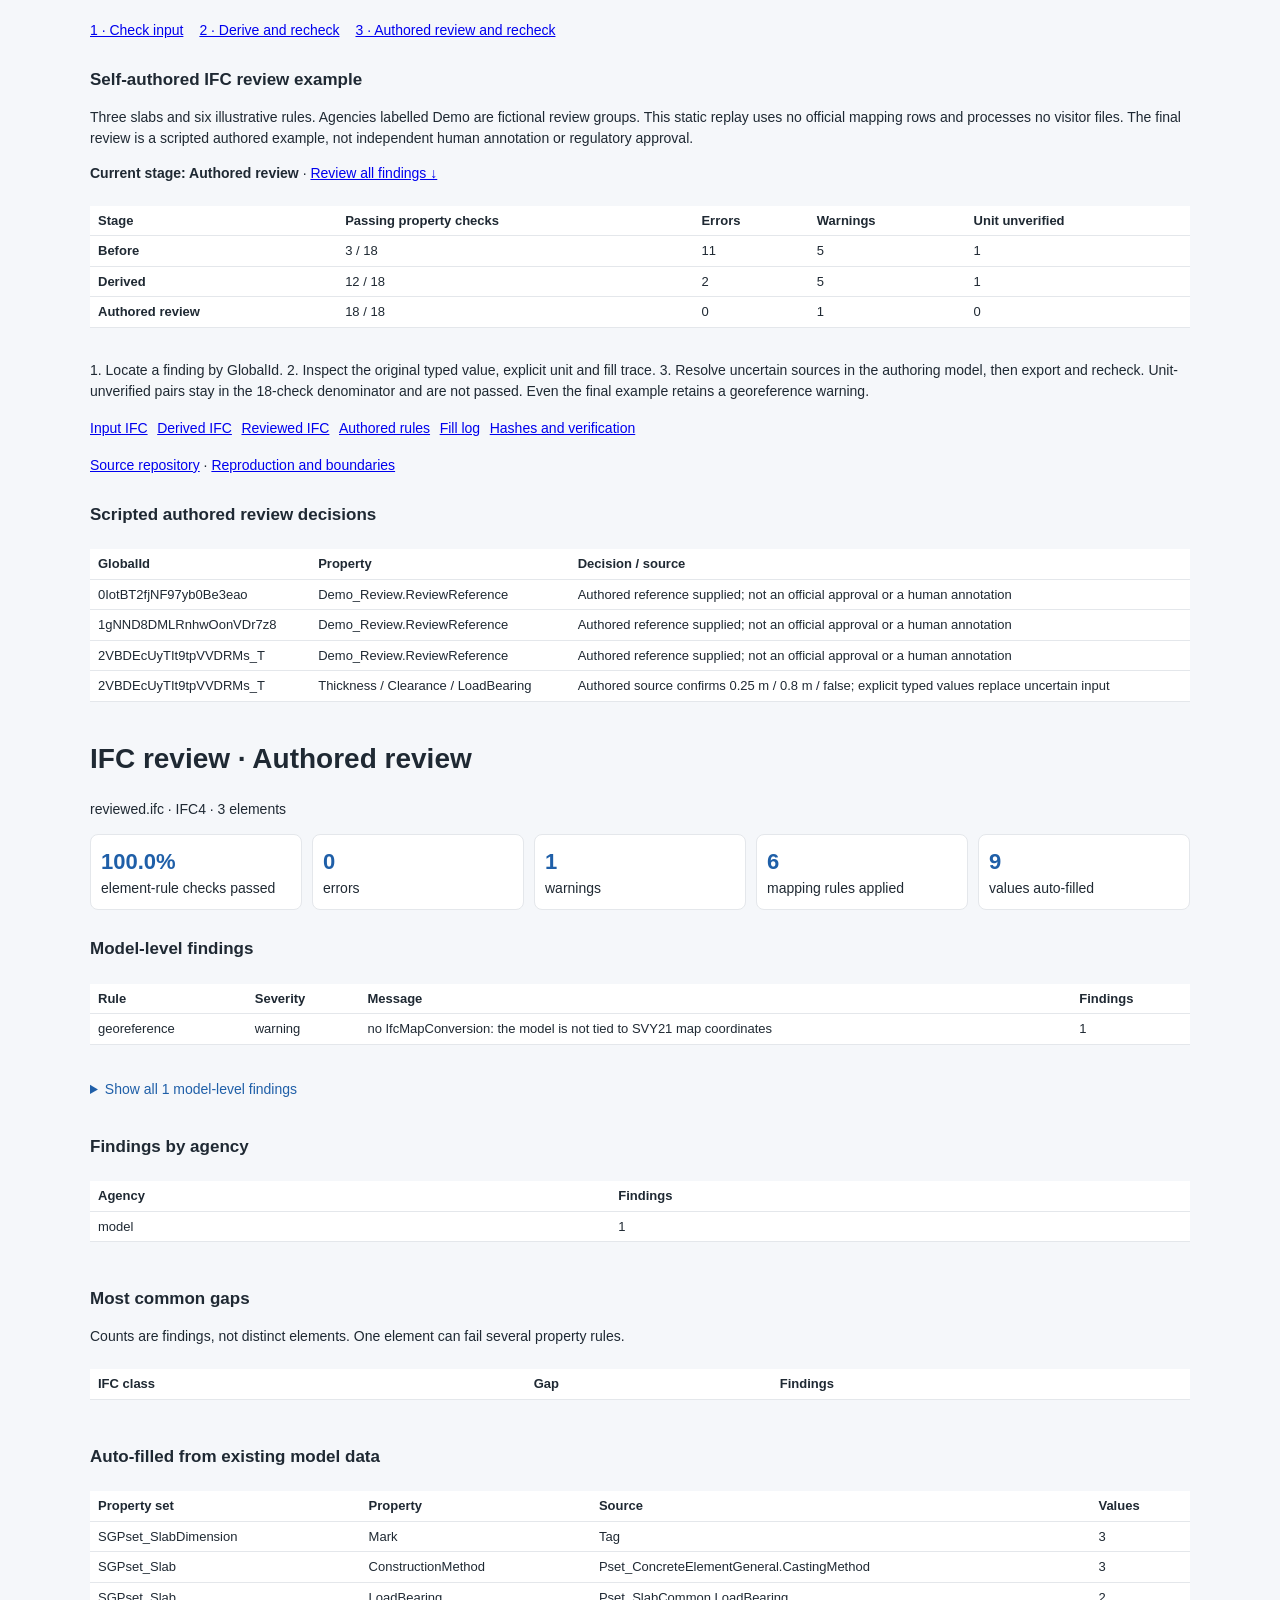
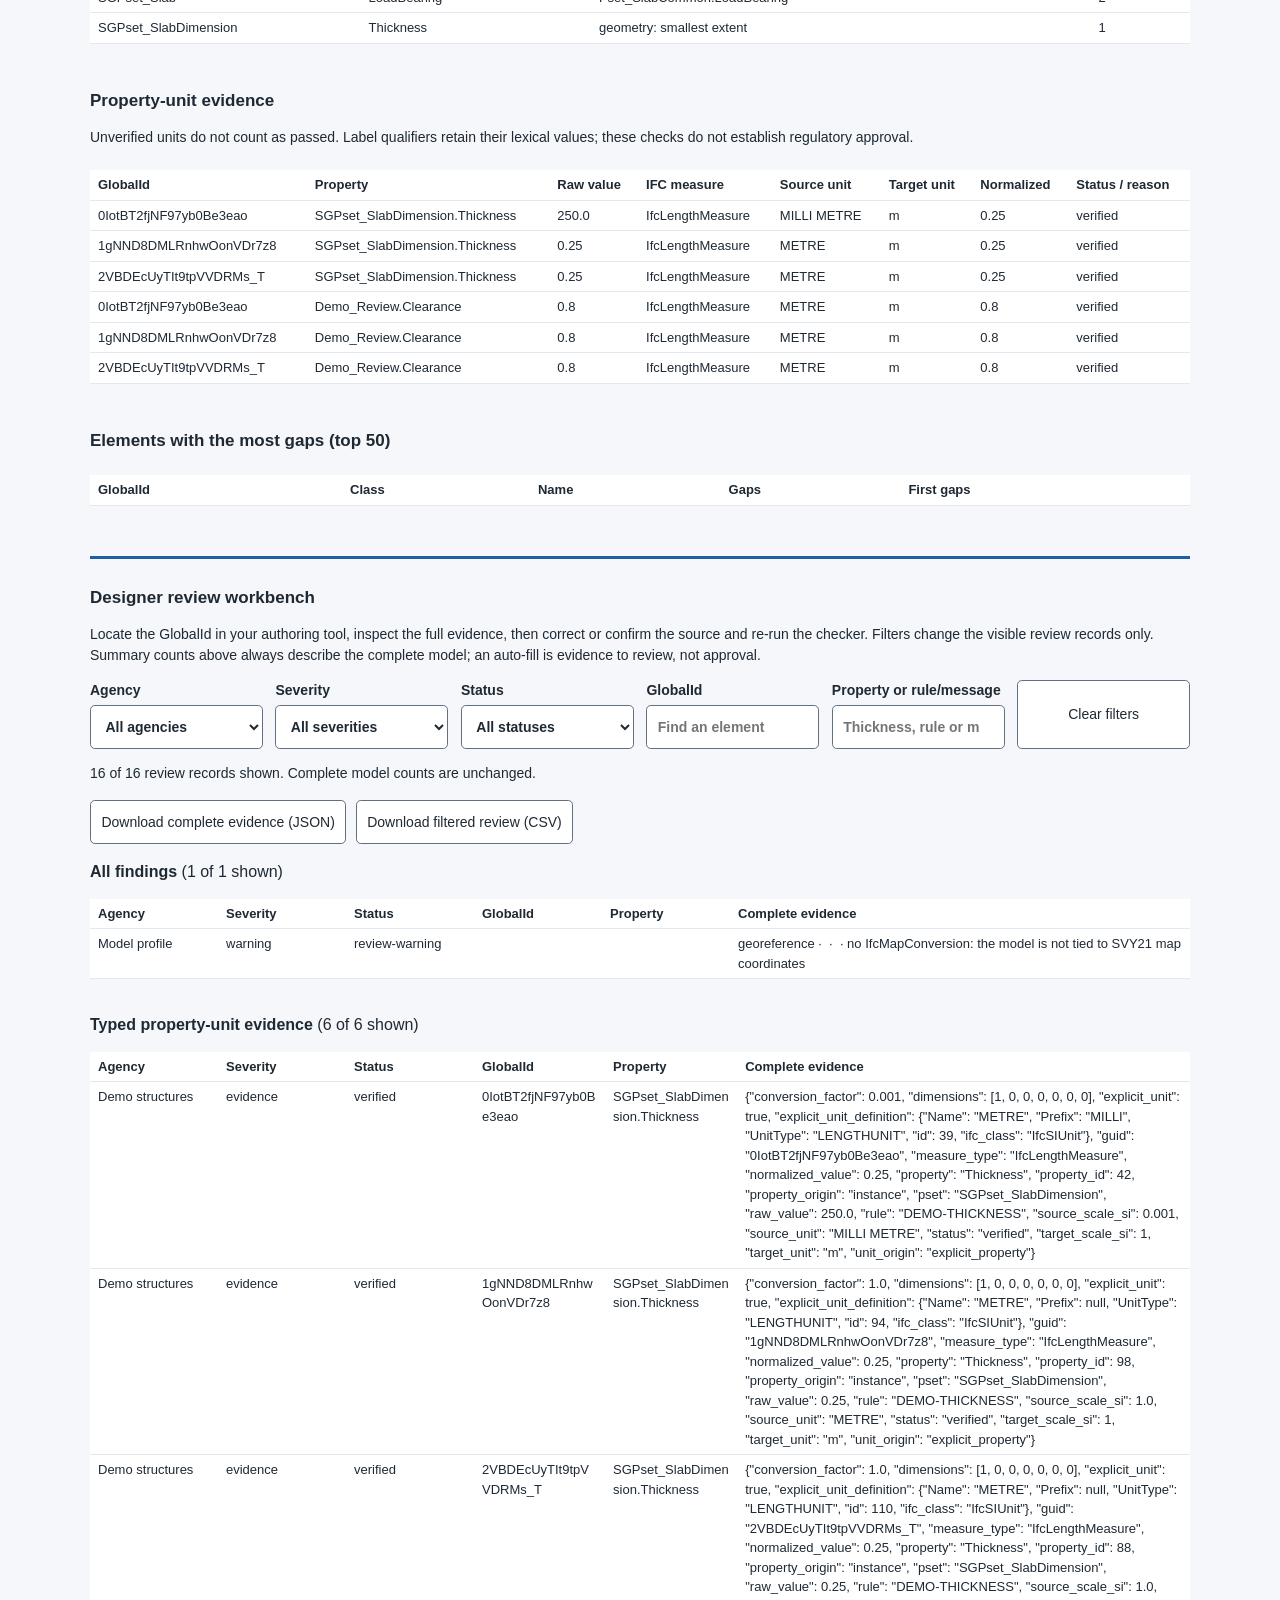
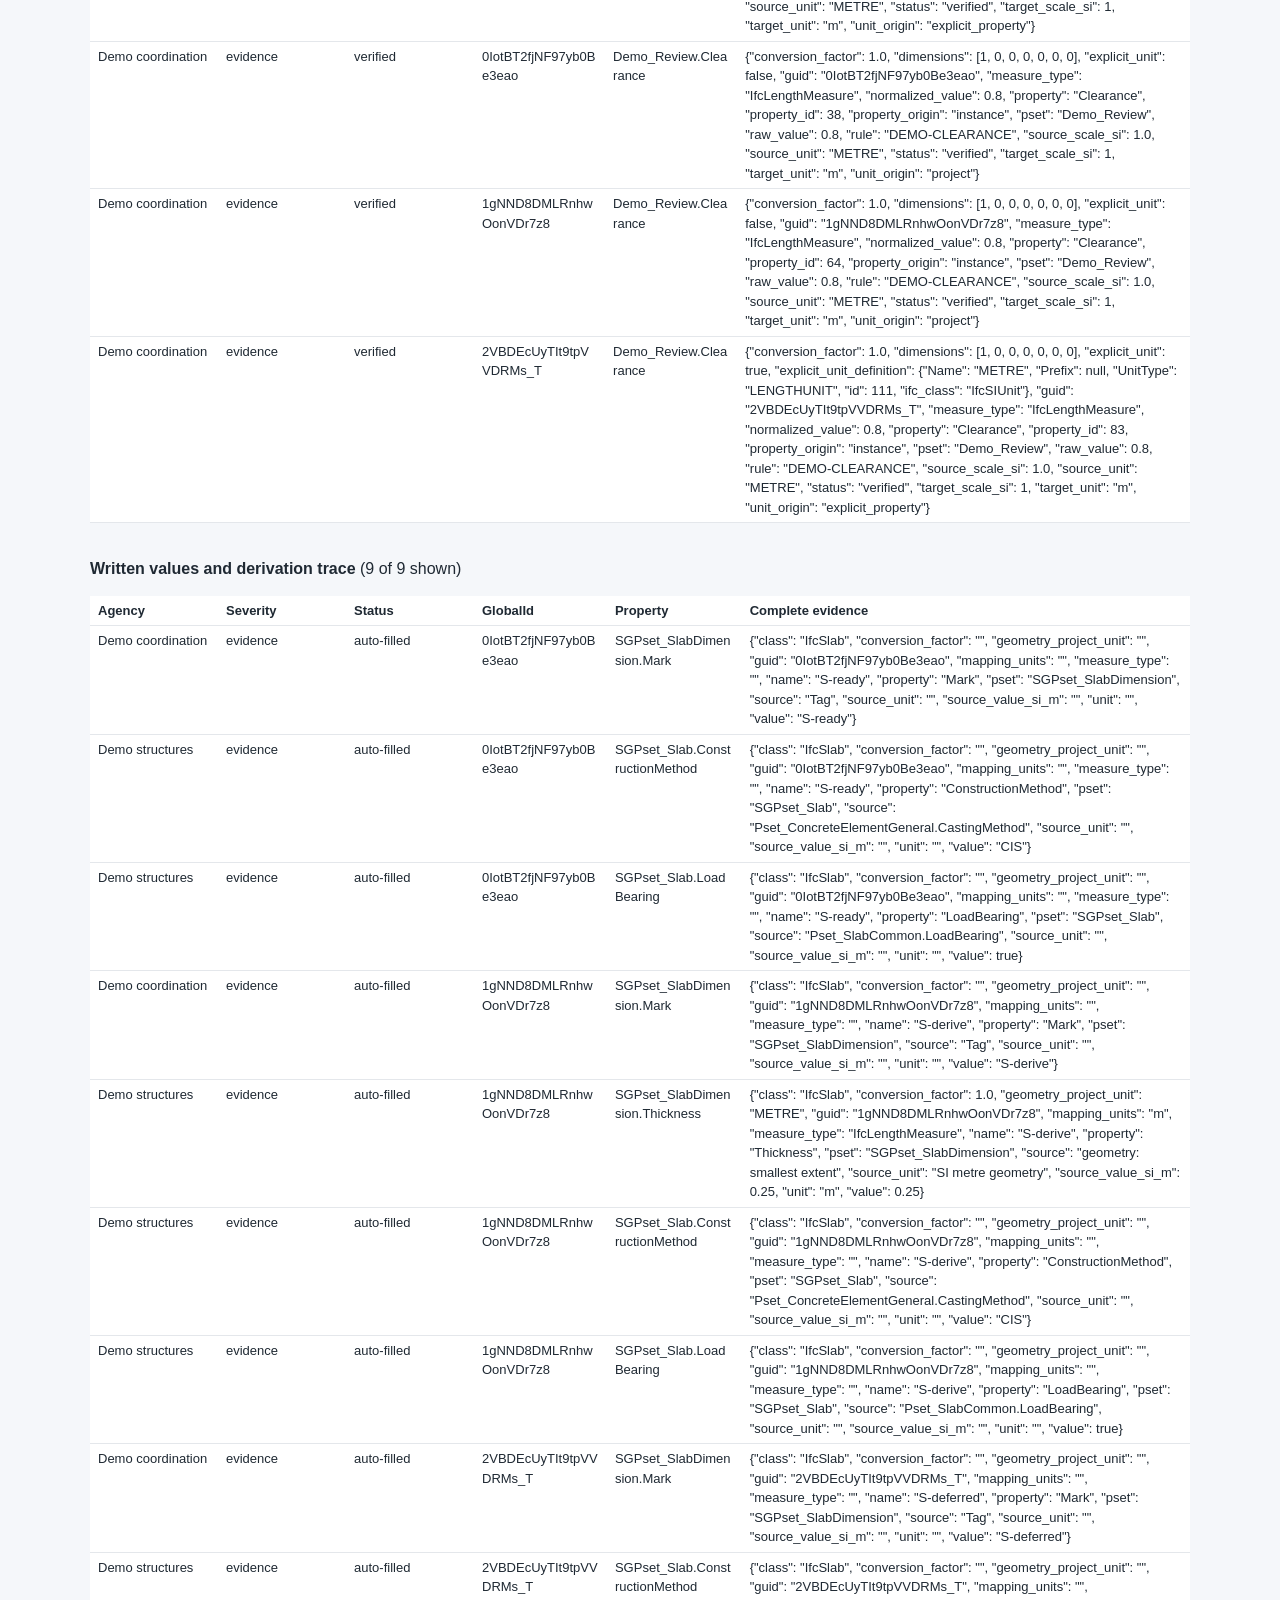
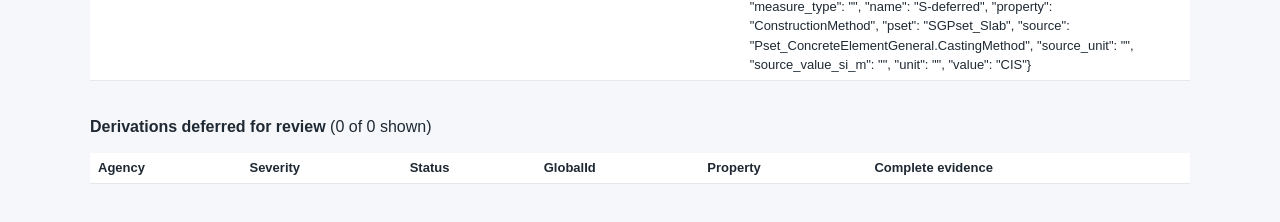
<file: demos/report-review/reviewed.html>
<!doctype html><html lang=en><head><meta charset=utf-8><meta name=viewport content="width=device-width,initial-scale=1">
<title>IFC review · Authored review</title><style>
body{font:14px/1.5 Segoe UI,Helvetica,Arial,sans-serif;color:#1f2933;background:#f5f7fa;margin:0} main{max-width:1100px;margin:0 auto;padding:20px 16px}
.k{display:grid;grid-template-columns:repeat(auto-fit,minmax(170px,1fr));gap:10px} .k div{background:#fff;border:1px solid #e4e7eb;border-radius:8px;padding:10px}
.k b{display:block;font-size:22px;color:#1f5fa8} table{border-collapse:collapse;width:100%;background:#fff;font-size:13px;margin:8px 0 18px}
th,td{border-bottom:1px solid #e4e7eb;padding:5px 8px;text-align:left;vertical-align:top} h2{font-size:17px;margin-top:26px} .w{overflow-x:auto}
h1{overflow-wrap:anywhere} details{margin:8px 0 18px} summary{cursor:pointer;color:#1f5fa8;padding:8px 0} summary:focus-visible{outline:2px solid #1f5fa8;outline-offset:2px}
</style></head><body><main><nav aria-label="Review stages"><a href="before.html">1 · Check input</a> <a href="index.html">2 · Derive and recheck</a> <a href="reviewed.html">3 · Authored review and recheck</a></nav><section class="demo-intro"><h2>Self-authored IFC review example</h2><p>Three slabs and six illustrative rules. Agencies labelled Demo are fictional review groups. This static replay uses no official mapping rows and processes no visitor files. The final review is a scripted authored example, not independent human annotation or regulatory approval.</p><p><strong>Current stage: Authored review</strong> · <a href="#review">Review all findings ↓</a></p><div class="w"><table><thead><tr><th>Stage</th><th>Passing property checks</th><th>Errors</th><th>Warnings</th><th>Unit unverified</th></tr></thead><tbody><tr><th scope="row">Before</th><td>3 / 18</td><td>11</td><td>5</td><td>1</td></tr><tr><th scope="row">Derived</th><td>12 / 18</td><td>2</td><td>5</td><td>1</td></tr><tr><th scope="row">Authored review</th><td>18 / 18</td><td>0</td><td>1</td><td>0</td></tr></tbody></table></div><p>1. Locate a finding by GlobalId. 2. Inspect the original typed value, explicit unit and fill trace. 3. Resolve uncertain sources in the authoring model, then export and recheck. Unit-unverified pairs stay in the 18-check denominator and are not passed. Even the final example retains a georeference warning.</p><p class="downloads"><a href="before.ifc" download>Input IFC</a> <a href="derived.ifc" download>Derived IFC</a> <a href="reviewed.ifc" download>Reviewed IFC</a> <a href="authored_rules.json" download>Authored rules</a> <a href="derivations.csv" download>Fill log</a> <a href="manifest.json" download>Hashes and verification</a></p><p><a href="https://github.com/LUOaini1213/ifcsg-precheck">Source repository</a> · <a href="https://github.com/LUOaini1213/ifcsg-precheck/blob/main/docs/REPORT_REVIEW.md">Reproduction and boundaries</a></p></section><h2>Scripted authored review decisions</h2><div class="w"><table><thead><tr><th>GlobalId</th><th>Property</th><th>Decision / source</th></tr></thead><tbody><tr><td>0IotBT2fjNF97yb0Be3eao</td><td>Demo_Review.ReviewReference</td><td>Authored reference supplied; not an official approval or a human annotation</td></tr><tr><td>1gNND8DMLRnhwOonVDr7z8</td><td>Demo_Review.ReviewReference</td><td>Authored reference supplied; not an official approval or a human annotation</td></tr><tr><td>2VBDEcUyTIt9tpVVDRMs_T</td><td>Demo_Review.ReviewReference</td><td>Authored reference supplied; not an official approval or a human annotation</td></tr><tr><td>2VBDEcUyTIt9tpVVDRMs_T</td><td>Thickness / Clearance / LoadBearing</td><td>Authored source confirms 0.25 m / 0.8 m / false; explicit typed values replace uncertain input</td></tr></tbody></table></div><h1>IFC review · Authored review</h1><p>reviewed.ifc &middot; IFC4 &middot; 3 elements</p>
<div class=k><div><b>100.0%</b>element-rule checks passed</div><div><b>0</b>errors</div><div><b>1</b>warnings</div>
<div><b>6</b>mapping rules applied</div><div><b>9</b>values auto-filled</div></div>
<h2>Model-level findings</h2><div class=w><table><thead><tr><th>Rule</th><th>Severity</th><th>Message</th><th>Findings</th></tr></thead><tbody><tr><td>georeference</td><td>warning</td><td>no IfcMapConversion: the model is not tied to SVY21 map coordinates</td><td>1</td></tr></tbody></table></div><details><summary>Show all 1 model-level findings</summary><div class=w><table><thead><tr><th>Rule</th><th>Severity</th><th>Message</th><th>GlobalId</th><th>Class</th><th>Name</th></tr></thead><tbody><tr><td>georeference</td><td>warning</td><td>no IfcMapConversion: the model is not tied to SVY21 map coordinates</td><td></td><td></td><td></td></tr></tbody></table></div></details>
<h2>Findings by agency</h2><div class=w><table><thead><tr><th>Agency</th><th>Findings</th></tr></thead><tbody><tr><td>model</td><td>1</td></tr></tbody></table></div>
<h2>Most common gaps</h2><p>Counts are findings, not distinct elements. One element can fail several property rules.</p><div class=w><table><thead><tr><th>IFC class</th><th>Gap</th><th>Findings</th></tr></thead><tbody></tbody></table></div>
<h2>Auto-filled from existing model data</h2><div class=w><table><thead><tr><th>Property set</th><th>Property</th><th>Source</th><th>Values</th></tr></thead><tbody><tr><td>SGPset_SlabDimension</td><td>Mark</td><td>Tag</td><td>3</td></tr><tr><td>SGPset_Slab</td><td>ConstructionMethod</td><td>Pset_ConcreteElementGeneral.CastingMethod</td><td>3</td></tr><tr><td>SGPset_Slab</td><td>LoadBearing</td><td>Pset_SlabCommon.LoadBearing</td><td>2</td></tr><tr><td>SGPset_SlabDimension</td><td>Thickness</td><td>geometry: smallest extent</td><td>1</td></tr></tbody></table></div>
<h2>Property-unit evidence</h2><p>Unverified units do not count as passed. Label qualifiers retain their lexical values; these checks do not establish regulatory approval.</p><div class=w><table><thead><tr><th>GlobalId</th><th>Property</th><th>Raw value</th><th>IFC measure</th><th>Source unit</th><th>Target unit</th><th>Normalized</th><th>Status / reason</th></tr></thead><tbody><tr><td>0IotBT2fjNF97yb0Be3eao</td><td>SGPset_SlabDimension.Thickness</td><td>250.0</td><td>IfcLengthMeasure</td><td>MILLI METRE</td><td>m</td><td>0.25</td><td>verified</td></tr><tr><td>1gNND8DMLRnhwOonVDr7z8</td><td>SGPset_SlabDimension.Thickness</td><td>0.25</td><td>IfcLengthMeasure</td><td>METRE</td><td>m</td><td>0.25</td><td>verified</td></tr><tr><td>2VBDEcUyTIt9tpVVDRMs_T</td><td>SGPset_SlabDimension.Thickness</td><td>0.25</td><td>IfcLengthMeasure</td><td>METRE</td><td>m</td><td>0.25</td><td>verified</td></tr><tr><td>0IotBT2fjNF97yb0Be3eao</td><td>Demo_Review.Clearance</td><td>0.8</td><td>IfcLengthMeasure</td><td>METRE</td><td>m</td><td>0.8</td><td>verified</td></tr><tr><td>1gNND8DMLRnhwOonVDr7z8</td><td>Demo_Review.Clearance</td><td>0.8</td><td>IfcLengthMeasure</td><td>METRE</td><td>m</td><td>0.8</td><td>verified</td></tr><tr><td>2VBDEcUyTIt9tpVVDRMs_T</td><td>Demo_Review.Clearance</td><td>0.8</td><td>IfcLengthMeasure</td><td>METRE</td><td>m</td><td>0.8</td><td>verified</td></tr></tbody></table></div>
<h2>Elements with the most gaps (top 50)</h2><div class=w><table><thead><tr><th>GlobalId</th><th>Class</th><th>Name</th><th>Gaps</th><th>First gaps</th></tr></thead><tbody></tbody></table></div>
<style>#review { margin-top: 2rem; border-top: 3px solid #1f5fa8; }
#review-filters { display: grid; grid-template-columns: repeat(auto-fit,minmax(160px,1fr)); gap: .8rem; }
#review-filters label { display: flex; flex-direction: column; gap: .25rem; font-weight: 600; }
input, select, button { font: inherit; box-sizing: border-box; padding: .65rem; border: 1px solid #607080; border-radius: .3rem; background: white; color: #1f2933; min-height: 44px; }
input, select { width: 100%; min-width: 0; }
button { cursor: pointer; }
:focus-visible { outline: 3px solid #165db1; outline-offset: 3px; }
.downloads { display: flex; flex-wrap: wrap; gap: .6rem; margin: 1rem 0; }
.review-section td { overflow-wrap: anywhere; min-width: 7rem; }
.review-section td:last-child { min-width: 18rem; white-space: pre-wrap; }
.review-section h3 { font-size: 1rem; margin-bottom: .4rem; }
.review-section h3 span { font-weight: normal; }
tr[hidden] { display: none; }
main, .review-section, .w { min-width: 0; }
main p { overflow-wrap: anywhere; }
nav { display: flex; flex-wrap: wrap; gap: .5rem 1rem; margin-bottom: 1rem; }
@media(max-width: 480px) { main { padding: 16px 12px; } #review-filters { grid-template-columns: 1fr; } .downloads button { width: 100%; } }
</style><section id="review" aria-labelledby="review-title"><h2 id="review-title">Designer review workbench</h2>
<p>Locate the GlobalId in your authoring tool, inspect the full evidence, then correct or confirm the source and re-run the checker.
Filters change the visible review records only. Summary counts above always describe the complete model; an auto-fill is evidence to review, not approval.</p>
<form id="review-filters"><label>Agency<select id="filter-agency"><option value="">All agencies</option><option value="Demo coordination">Demo coordination</option><option value="Demo structures">Demo structures</option><option value="Model profile">Model profile</option></select></label>
<label>Severity<select id="filter-severity"><option value="">All severities</option><option value="error">Error</option><option value="warning">Warning</option><option value="evidence">Evidence</option></select></label>
<label>Status<select id="filter-status"><option value="">All statuses</option><option value="auto-filled">auto-filled</option><option value="review-warning">review-warning</option><option value="verified">verified</option></select></label>
<label>GlobalId<input id="filter-guid" type="search" placeholder="Find an element" autocomplete="off"></label>
<label>Property or rule/message<input id="filter-property" type="search" placeholder="Thickness, rule or message" autocomplete="off"></label>
<button type="reset">Clear filters</button></form>
<p id="review-visible" role="status" aria-live="polite"></p>
<div class="downloads"><button id="download-json" type="button">Download complete evidence (JSON)</button>
<button id="download-csv" type="button">Download filtered review (CSV)</button></div>
<noscript><p>All evidence remains visible. Interactive filtering and browser downloads require JavaScript.</p></noscript><section class="review-section"><h3>All findings <span data-count="finding"></span></h3><div class="w" tabindex="0" role="region" aria-label="All findings"><table><thead><tr><th scope="col">Agency</th><th scope="col">Severity</th><th scope="col">Status</th><th scope="col">GlobalId</th><th scope="col">Property</th><th scope="col">Complete evidence</th></tr></thead><tbody><tr data-kind="finding" data-agency="Model profile" data-severity="warning" data-status="review-warning" data-guid="" data-property=""><td>Model profile</td><td>warning</td><td>review-warning</td><td></td><td></td><td>georeference ·  ·  · no IfcMapConversion: the model is not tied to SVY21 map coordinates</td></tr></tbody></table></div></section><section class="review-section"><h3>Typed property-unit evidence <span data-count="unit"></span></h3><div class="w" tabindex="0" role="region" aria-label="Typed property-unit evidence"><table><thead><tr><th scope="col">Agency</th><th scope="col">Severity</th><th scope="col">Status</th><th scope="col">GlobalId</th><th scope="col">Property</th><th scope="col">Complete evidence</th></tr></thead><tbody><tr data-kind="unit" data-agency="Demo structures" data-severity="evidence" data-status="verified" data-guid="0IotBT2fjNF97yb0Be3eao" data-property="SGPset_SlabDimension.Thickness"><td>Demo structures</td><td>evidence</td><td>verified</td><td>0IotBT2fjNF97yb0Be3eao</td><td>SGPset_SlabDimension.Thickness</td><td>{&quot;conversion_factor&quot;: 0.001, &quot;dimensions&quot;: [1, 0, 0, 0, 0, 0, 0], &quot;explicit_unit&quot;: true, &quot;explicit_unit_definition&quot;: {&quot;Name&quot;: &quot;METRE&quot;, &quot;Prefix&quot;: &quot;MILLI&quot;, &quot;UnitType&quot;: &quot;LENGTHUNIT&quot;, &quot;id&quot;: 39, &quot;ifc_class&quot;: &quot;IfcSIUnit&quot;}, &quot;guid&quot;: &quot;0IotBT2fjNF97yb0Be3eao&quot;, &quot;measure_type&quot;: &quot;IfcLengthMeasure&quot;, &quot;normalized_value&quot;: 0.25, &quot;property&quot;: &quot;Thickness&quot;, &quot;property_id&quot;: 42, &quot;property_origin&quot;: &quot;instance&quot;, &quot;pset&quot;: &quot;SGPset_SlabDimension&quot;, &quot;raw_value&quot;: 250.0, &quot;rule&quot;: &quot;DEMO-THICKNESS&quot;, &quot;source_scale_si&quot;: 0.001, &quot;source_unit&quot;: &quot;MILLI METRE&quot;, &quot;status&quot;: &quot;verified&quot;, &quot;target_scale_si&quot;: 1, &quot;target_unit&quot;: &quot;m&quot;, &quot;unit_origin&quot;: &quot;explicit_property&quot;}</td></tr><tr data-kind="unit" data-agency="Demo structures" data-severity="evidence" data-status="verified" data-guid="1gNND8DMLRnhwOonVDr7z8" data-property="SGPset_SlabDimension.Thickness"><td>Demo structures</td><td>evidence</td><td>verified</td><td>1gNND8DMLRnhwOonVDr7z8</td><td>SGPset_SlabDimension.Thickness</td><td>{&quot;conversion_factor&quot;: 1.0, &quot;dimensions&quot;: [1, 0, 0, 0, 0, 0, 0], &quot;explicit_unit&quot;: true, &quot;explicit_unit_definition&quot;: {&quot;Name&quot;: &quot;METRE&quot;, &quot;Prefix&quot;: null, &quot;UnitType&quot;: &quot;LENGTHUNIT&quot;, &quot;id&quot;: 94, &quot;ifc_class&quot;: &quot;IfcSIUnit&quot;}, &quot;guid&quot;: &quot;1gNND8DMLRnhwOonVDr7z8&quot;, &quot;measure_type&quot;: &quot;IfcLengthMeasure&quot;, &quot;normalized_value&quot;: 0.25, &quot;property&quot;: &quot;Thickness&quot;, &quot;property_id&quot;: 98, &quot;property_origin&quot;: &quot;instance&quot;, &quot;pset&quot;: &quot;SGPset_SlabDimension&quot;, &quot;raw_value&quot;: 0.25, &quot;rule&quot;: &quot;DEMO-THICKNESS&quot;, &quot;source_scale_si&quot;: 1.0, &quot;source_unit&quot;: &quot;METRE&quot;, &quot;status&quot;: &quot;verified&quot;, &quot;target_scale_si&quot;: 1, &quot;target_unit&quot;: &quot;m&quot;, &quot;unit_origin&quot;: &quot;explicit_property&quot;}</td></tr><tr data-kind="unit" data-agency="Demo structures" data-severity="evidence" data-status="verified" data-guid="2VBDEcUyTIt9tpVVDRMs_T" data-property="SGPset_SlabDimension.Thickness"><td>Demo structures</td><td>evidence</td><td>verified</td><td>2VBDEcUyTIt9tpVVDRMs_T</td><td>SGPset_SlabDimension.Thickness</td><td>{&quot;conversion_factor&quot;: 1.0, &quot;dimensions&quot;: [1, 0, 0, 0, 0, 0, 0], &quot;explicit_unit&quot;: true, &quot;explicit_unit_definition&quot;: {&quot;Name&quot;: &quot;METRE&quot;, &quot;Prefix&quot;: null, &quot;UnitType&quot;: &quot;LENGTHUNIT&quot;, &quot;id&quot;: 110, &quot;ifc_class&quot;: &quot;IfcSIUnit&quot;}, &quot;guid&quot;: &quot;2VBDEcUyTIt9tpVVDRMs_T&quot;, &quot;measure_type&quot;: &quot;IfcLengthMeasure&quot;, &quot;normalized_value&quot;: 0.25, &quot;property&quot;: &quot;Thickness&quot;, &quot;property_id&quot;: 88, &quot;property_origin&quot;: &quot;instance&quot;, &quot;pset&quot;: &quot;SGPset_SlabDimension&quot;, &quot;raw_value&quot;: 0.25, &quot;rule&quot;: &quot;DEMO-THICKNESS&quot;, &quot;source_scale_si&quot;: 1.0, &quot;source_unit&quot;: &quot;METRE&quot;, &quot;status&quot;: &quot;verified&quot;, &quot;target_scale_si&quot;: 1, &quot;target_unit&quot;: &quot;m&quot;, &quot;unit_origin&quot;: &quot;explicit_property&quot;}</td></tr><tr data-kind="unit" data-agency="Demo coordination" data-severity="evidence" data-status="verified" data-guid="0IotBT2fjNF97yb0Be3eao" data-property="Demo_Review.Clearance"><td>Demo coordination</td><td>evidence</td><td>verified</td><td>0IotBT2fjNF97yb0Be3eao</td><td>Demo_Review.Clearance</td><td>{&quot;conversion_factor&quot;: 1.0, &quot;dimensions&quot;: [1, 0, 0, 0, 0, 0, 0], &quot;explicit_unit&quot;: false, &quot;guid&quot;: &quot;0IotBT2fjNF97yb0Be3eao&quot;, &quot;measure_type&quot;: &quot;IfcLengthMeasure&quot;, &quot;normalized_value&quot;: 0.8, &quot;property&quot;: &quot;Clearance&quot;, &quot;property_id&quot;: 38, &quot;property_origin&quot;: &quot;instance&quot;, &quot;pset&quot;: &quot;Demo_Review&quot;, &quot;raw_value&quot;: 0.8, &quot;rule&quot;: &quot;DEMO-CLEARANCE&quot;, &quot;source_scale_si&quot;: 1.0, &quot;source_unit&quot;: &quot;METRE&quot;, &quot;status&quot;: &quot;verified&quot;, &quot;target_scale_si&quot;: 1, &quot;target_unit&quot;: &quot;m&quot;, &quot;unit_origin&quot;: &quot;project&quot;}</td></tr><tr data-kind="unit" data-agency="Demo coordination" data-severity="evidence" data-status="verified" data-guid="1gNND8DMLRnhwOonVDr7z8" data-property="Demo_Review.Clearance"><td>Demo coordination</td><td>evidence</td><td>verified</td><td>1gNND8DMLRnhwOonVDr7z8</td><td>Demo_Review.Clearance</td><td>{&quot;conversion_factor&quot;: 1.0, &quot;dimensions&quot;: [1, 0, 0, 0, 0, 0, 0], &quot;explicit_unit&quot;: false, &quot;guid&quot;: &quot;1gNND8DMLRnhwOonVDr7z8&quot;, &quot;measure_type&quot;: &quot;IfcLengthMeasure&quot;, &quot;normalized_value&quot;: 0.8, &quot;property&quot;: &quot;Clearance&quot;, &quot;property_id&quot;: 64, &quot;property_origin&quot;: &quot;instance&quot;, &quot;pset&quot;: &quot;Demo_Review&quot;, &quot;raw_value&quot;: 0.8, &quot;rule&quot;: &quot;DEMO-CLEARANCE&quot;, &quot;source_scale_si&quot;: 1.0, &quot;source_unit&quot;: &quot;METRE&quot;, &quot;status&quot;: &quot;verified&quot;, &quot;target_scale_si&quot;: 1, &quot;target_unit&quot;: &quot;m&quot;, &quot;unit_origin&quot;: &quot;project&quot;}</td></tr><tr data-kind="unit" data-agency="Demo coordination" data-severity="evidence" data-status="verified" data-guid="2VBDEcUyTIt9tpVVDRMs_T" data-property="Demo_Review.Clearance"><td>Demo coordination</td><td>evidence</td><td>verified</td><td>2VBDEcUyTIt9tpVVDRMs_T</td><td>Demo_Review.Clearance</td><td>{&quot;conversion_factor&quot;: 1.0, &quot;dimensions&quot;: [1, 0, 0, 0, 0, 0, 0], &quot;explicit_unit&quot;: true, &quot;explicit_unit_definition&quot;: {&quot;Name&quot;: &quot;METRE&quot;, &quot;Prefix&quot;: null, &quot;UnitType&quot;: &quot;LENGTHUNIT&quot;, &quot;id&quot;: 111, &quot;ifc_class&quot;: &quot;IfcSIUnit&quot;}, &quot;guid&quot;: &quot;2VBDEcUyTIt9tpVVDRMs_T&quot;, &quot;measure_type&quot;: &quot;IfcLengthMeasure&quot;, &quot;normalized_value&quot;: 0.8, &quot;property&quot;: &quot;Clearance&quot;, &quot;property_id&quot;: 83, &quot;property_origin&quot;: &quot;instance&quot;, &quot;pset&quot;: &quot;Demo_Review&quot;, &quot;raw_value&quot;: 0.8, &quot;rule&quot;: &quot;DEMO-CLEARANCE&quot;, &quot;source_scale_si&quot;: 1.0, &quot;source_unit&quot;: &quot;METRE&quot;, &quot;status&quot;: &quot;verified&quot;, &quot;target_scale_si&quot;: 1, &quot;target_unit&quot;: &quot;m&quot;, &quot;unit_origin&quot;: &quot;explicit_property&quot;}</td></tr></tbody></table></div></section><section class="review-section"><h3>Written values and derivation trace <span data-count="derived"></span></h3><div class="w" tabindex="0" role="region" aria-label="Written values and derivation trace"><table><thead><tr><th scope="col">Agency</th><th scope="col">Severity</th><th scope="col">Status</th><th scope="col">GlobalId</th><th scope="col">Property</th><th scope="col">Complete evidence</th></tr></thead><tbody><tr data-kind="derived" data-agency="Demo coordination" data-severity="evidence" data-status="auto-filled" data-guid="0IotBT2fjNF97yb0Be3eao" data-property="SGPset_SlabDimension.Mark"><td>Demo coordination</td><td>evidence</td><td>auto-filled</td><td>0IotBT2fjNF97yb0Be3eao</td><td>SGPset_SlabDimension.Mark</td><td>{&quot;class&quot;: &quot;IfcSlab&quot;, &quot;conversion_factor&quot;: &quot;&quot;, &quot;geometry_project_unit&quot;: &quot;&quot;, &quot;guid&quot;: &quot;0IotBT2fjNF97yb0Be3eao&quot;, &quot;mapping_units&quot;: &quot;&quot;, &quot;measure_type&quot;: &quot;&quot;, &quot;name&quot;: &quot;S-ready&quot;, &quot;property&quot;: &quot;Mark&quot;, &quot;pset&quot;: &quot;SGPset_SlabDimension&quot;, &quot;source&quot;: &quot;Tag&quot;, &quot;source_unit&quot;: &quot;&quot;, &quot;source_value_si_m&quot;: &quot;&quot;, &quot;unit&quot;: &quot;&quot;, &quot;value&quot;: &quot;S-ready&quot;}</td></tr><tr data-kind="derived" data-agency="Demo structures" data-severity="evidence" data-status="auto-filled" data-guid="0IotBT2fjNF97yb0Be3eao" data-property="SGPset_Slab.ConstructionMethod"><td>Demo structures</td><td>evidence</td><td>auto-filled</td><td>0IotBT2fjNF97yb0Be3eao</td><td>SGPset_Slab.ConstructionMethod</td><td>{&quot;class&quot;: &quot;IfcSlab&quot;, &quot;conversion_factor&quot;: &quot;&quot;, &quot;geometry_project_unit&quot;: &quot;&quot;, &quot;guid&quot;: &quot;0IotBT2fjNF97yb0Be3eao&quot;, &quot;mapping_units&quot;: &quot;&quot;, &quot;measure_type&quot;: &quot;&quot;, &quot;name&quot;: &quot;S-ready&quot;, &quot;property&quot;: &quot;ConstructionMethod&quot;, &quot;pset&quot;: &quot;SGPset_Slab&quot;, &quot;source&quot;: &quot;Pset_ConcreteElementGeneral.CastingMethod&quot;, &quot;source_unit&quot;: &quot;&quot;, &quot;source_value_si_m&quot;: &quot;&quot;, &quot;unit&quot;: &quot;&quot;, &quot;value&quot;: &quot;CIS&quot;}</td></tr><tr data-kind="derived" data-agency="Demo structures" data-severity="evidence" data-status="auto-filled" data-guid="0IotBT2fjNF97yb0Be3eao" data-property="SGPset_Slab.LoadBearing"><td>Demo structures</td><td>evidence</td><td>auto-filled</td><td>0IotBT2fjNF97yb0Be3eao</td><td>SGPset_Slab.LoadBearing</td><td>{&quot;class&quot;: &quot;IfcSlab&quot;, &quot;conversion_factor&quot;: &quot;&quot;, &quot;geometry_project_unit&quot;: &quot;&quot;, &quot;guid&quot;: &quot;0IotBT2fjNF97yb0Be3eao&quot;, &quot;mapping_units&quot;: &quot;&quot;, &quot;measure_type&quot;: &quot;&quot;, &quot;name&quot;: &quot;S-ready&quot;, &quot;property&quot;: &quot;LoadBearing&quot;, &quot;pset&quot;: &quot;SGPset_Slab&quot;, &quot;source&quot;: &quot;Pset_SlabCommon.LoadBearing&quot;, &quot;source_unit&quot;: &quot;&quot;, &quot;source_value_si_m&quot;: &quot;&quot;, &quot;unit&quot;: &quot;&quot;, &quot;value&quot;: true}</td></tr><tr data-kind="derived" data-agency="Demo coordination" data-severity="evidence" data-status="auto-filled" data-guid="1gNND8DMLRnhwOonVDr7z8" data-property="SGPset_SlabDimension.Mark"><td>Demo coordination</td><td>evidence</td><td>auto-filled</td><td>1gNND8DMLRnhwOonVDr7z8</td><td>SGPset_SlabDimension.Mark</td><td>{&quot;class&quot;: &quot;IfcSlab&quot;, &quot;conversion_factor&quot;: &quot;&quot;, &quot;geometry_project_unit&quot;: &quot;&quot;, &quot;guid&quot;: &quot;1gNND8DMLRnhwOonVDr7z8&quot;, &quot;mapping_units&quot;: &quot;&quot;, &quot;measure_type&quot;: &quot;&quot;, &quot;name&quot;: &quot;S-derive&quot;, &quot;property&quot;: &quot;Mark&quot;, &quot;pset&quot;: &quot;SGPset_SlabDimension&quot;, &quot;source&quot;: &quot;Tag&quot;, &quot;source_unit&quot;: &quot;&quot;, &quot;source_value_si_m&quot;: &quot;&quot;, &quot;unit&quot;: &quot;&quot;, &quot;value&quot;: &quot;S-derive&quot;}</td></tr><tr data-kind="derived" data-agency="Demo structures" data-severity="evidence" data-status="auto-filled" data-guid="1gNND8DMLRnhwOonVDr7z8" data-property="SGPset_SlabDimension.Thickness"><td>Demo structures</td><td>evidence</td><td>auto-filled</td><td>1gNND8DMLRnhwOonVDr7z8</td><td>SGPset_SlabDimension.Thickness</td><td>{&quot;class&quot;: &quot;IfcSlab&quot;, &quot;conversion_factor&quot;: 1.0, &quot;geometry_project_unit&quot;: &quot;METRE&quot;, &quot;guid&quot;: &quot;1gNND8DMLRnhwOonVDr7z8&quot;, &quot;mapping_units&quot;: &quot;m&quot;, &quot;measure_type&quot;: &quot;IfcLengthMeasure&quot;, &quot;name&quot;: &quot;S-derive&quot;, &quot;property&quot;: &quot;Thickness&quot;, &quot;pset&quot;: &quot;SGPset_SlabDimension&quot;, &quot;source&quot;: &quot;geometry: smallest extent&quot;, &quot;source_unit&quot;: &quot;SI metre geometry&quot;, &quot;source_value_si_m&quot;: 0.25, &quot;unit&quot;: &quot;m&quot;, &quot;value&quot;: 0.25}</td></tr><tr data-kind="derived" data-agency="Demo structures" data-severity="evidence" data-status="auto-filled" data-guid="1gNND8DMLRnhwOonVDr7z8" data-property="SGPset_Slab.ConstructionMethod"><td>Demo structures</td><td>evidence</td><td>auto-filled</td><td>1gNND8DMLRnhwOonVDr7z8</td><td>SGPset_Slab.ConstructionMethod</td><td>{&quot;class&quot;: &quot;IfcSlab&quot;, &quot;conversion_factor&quot;: &quot;&quot;, &quot;geometry_project_unit&quot;: &quot;&quot;, &quot;guid&quot;: &quot;1gNND8DMLRnhwOonVDr7z8&quot;, &quot;mapping_units&quot;: &quot;&quot;, &quot;measure_type&quot;: &quot;&quot;, &quot;name&quot;: &quot;S-derive&quot;, &quot;property&quot;: &quot;ConstructionMethod&quot;, &quot;pset&quot;: &quot;SGPset_Slab&quot;, &quot;source&quot;: &quot;Pset_ConcreteElementGeneral.CastingMethod&quot;, &quot;source_unit&quot;: &quot;&quot;, &quot;source_value_si_m&quot;: &quot;&quot;, &quot;unit&quot;: &quot;&quot;, &quot;value&quot;: &quot;CIS&quot;}</td></tr><tr data-kind="derived" data-agency="Demo structures" data-severity="evidence" data-status="auto-filled" data-guid="1gNND8DMLRnhwOonVDr7z8" data-property="SGPset_Slab.LoadBearing"><td>Demo structures</td><td>evidence</td><td>auto-filled</td><td>1gNND8DMLRnhwOonVDr7z8</td><td>SGPset_Slab.LoadBearing</td><td>{&quot;class&quot;: &quot;IfcSlab&quot;, &quot;conversion_factor&quot;: &quot;&quot;, &quot;geometry_project_unit&quot;: &quot;&quot;, &quot;guid&quot;: &quot;1gNND8DMLRnhwOonVDr7z8&quot;, &quot;mapping_units&quot;: &quot;&quot;, &quot;measure_type&quot;: &quot;&quot;, &quot;name&quot;: &quot;S-derive&quot;, &quot;property&quot;: &quot;LoadBearing&quot;, &quot;pset&quot;: &quot;SGPset_Slab&quot;, &quot;source&quot;: &quot;Pset_SlabCommon.LoadBearing&quot;, &quot;source_unit&quot;: &quot;&quot;, &quot;source_value_si_m&quot;: &quot;&quot;, &quot;unit&quot;: &quot;&quot;, &quot;value&quot;: true}</td></tr><tr data-kind="derived" data-agency="Demo coordination" data-severity="evidence" data-status="auto-filled" data-guid="2VBDEcUyTIt9tpVVDRMs_T" data-property="SGPset_SlabDimension.Mark"><td>Demo coordination</td><td>evidence</td><td>auto-filled</td><td>2VBDEcUyTIt9tpVVDRMs_T</td><td>SGPset_SlabDimension.Mark</td><td>{&quot;class&quot;: &quot;IfcSlab&quot;, &quot;conversion_factor&quot;: &quot;&quot;, &quot;geometry_project_unit&quot;: &quot;&quot;, &quot;guid&quot;: &quot;2VBDEcUyTIt9tpVVDRMs_T&quot;, &quot;mapping_units&quot;: &quot;&quot;, &quot;measure_type&quot;: &quot;&quot;, &quot;name&quot;: &quot;S-deferred&quot;, &quot;property&quot;: &quot;Mark&quot;, &quot;pset&quot;: &quot;SGPset_SlabDimension&quot;, &quot;source&quot;: &quot;Tag&quot;, &quot;source_unit&quot;: &quot;&quot;, &quot;source_value_si_m&quot;: &quot;&quot;, &quot;unit&quot;: &quot;&quot;, &quot;value&quot;: &quot;S-deferred&quot;}</td></tr><tr data-kind="derived" data-agency="Demo structures" data-severity="evidence" data-status="auto-filled" data-guid="2VBDEcUyTIt9tpVVDRMs_T" data-property="SGPset_Slab.ConstructionMethod"><td>Demo structures</td><td>evidence</td><td>auto-filled</td><td>2VBDEcUyTIt9tpVVDRMs_T</td><td>SGPset_Slab.ConstructionMethod</td><td>{&quot;class&quot;: &quot;IfcSlab&quot;, &quot;conversion_factor&quot;: &quot;&quot;, &quot;geometry_project_unit&quot;: &quot;&quot;, &quot;guid&quot;: &quot;2VBDEcUyTIt9tpVVDRMs_T&quot;, &quot;mapping_units&quot;: &quot;&quot;, &quot;measure_type&quot;: &quot;&quot;, &quot;name&quot;: &quot;S-deferred&quot;, &quot;property&quot;: &quot;ConstructionMethod&quot;, &quot;pset&quot;: &quot;SGPset_Slab&quot;, &quot;source&quot;: &quot;Pset_ConcreteElementGeneral.CastingMethod&quot;, &quot;source_unit&quot;: &quot;&quot;, &quot;source_value_si_m&quot;: &quot;&quot;, &quot;unit&quot;: &quot;&quot;, &quot;value&quot;: &quot;CIS&quot;}</td></tr></tbody></table></div></section><section class="review-section"><h3>Derivations deferred for review <span data-count="deferred"></span></h3><div class="w" tabindex="0" role="region" aria-label="Derivations deferred for review"><table><thead><tr><th scope="col">Agency</th><th scope="col">Severity</th><th scope="col">Status</th><th scope="col">GlobalId</th><th scope="col">Property</th><th scope="col">Complete evidence</th></tr></thead><tbody></tbody></table></div></section></section><script type="application/json" id="review-data">{"report": {"summary": {"file": "reviewed.ifc", "schema": "IFC4", "elements": 3, "errors": 0, "warnings": 1, "rules_applied": 6, "element_rule_pairs": 18, "unit_unverified_pairs": 0, "pass_rate": 1.0, "top_rules": [["georeference", 1]]}, "findings": [{"rule": "georeference", "severity": "warning", "message": "no IfcMapConversion: the model is not tied to SVY21 map coordinates", "guid": "", "ifc_class": "", "name": "", "agency": "", "origin": "model"}], "unit_results": [{"guid": "0IotBT2fjNF97yb0Be3eao", "pset": "SGPset_SlabDimension", "property": "Thickness", "rule": "DEMO-THICKNESS", "target_unit": "m", "status": "verified", "raw_value": 250.0, "measure_type": "IfcLengthMeasure", "property_origin": "instance", "property_id": 42, "explicit_unit": true, "explicit_unit_definition": {"id": 39, "ifc_class": "IfcSIUnit", "UnitType": "LENGTHUNIT", "Name": "METRE", "Prefix": "MILLI"}, "unit_origin": "explicit_property", "source_unit": "MILLI METRE", "source_scale_si": 0.001, "target_scale_si": 1, "dimensions": [1, 0, 0, 0, 0, 0, 0], "conversion_factor": 0.001, "normalized_value": 0.25}, {"guid": "1gNND8DMLRnhwOonVDr7z8", "pset": "SGPset_SlabDimension", "property": "Thickness", "rule": "DEMO-THICKNESS", "target_unit": "m", "status": "verified", "raw_value": 0.25, "measure_type": "IfcLengthMeasure", "property_origin": "instance", "property_id": 98, "explicit_unit": true, "explicit_unit_definition": {"id": 94, "ifc_class": "IfcSIUnit", "UnitType": "LENGTHUNIT", "Name": "METRE", "Prefix": null}, "unit_origin": "explicit_property", "source_unit": "METRE", "source_scale_si": 1.0, "target_scale_si": 1, "dimensions": [1, 0, 0, 0, 0, 0, 0], "conversion_factor": 1.0, "normalized_value": 0.25}, {"guid": "2VBDEcUyTIt9tpVVDRMs_T", "pset": "SGPset_SlabDimension", "property": "Thickness", "rule": "DEMO-THICKNESS", "target_unit": "m", "status": "verified", "raw_value": 0.25, "measure_type": "IfcLengthMeasure", "property_origin": "instance", "property_id": 88, "explicit_unit": true, "explicit_unit_definition": {"id": 110, "ifc_class": "IfcSIUnit", "UnitType": "LENGTHUNIT", "Name": "METRE", "Prefix": null}, "unit_origin": "explicit_property", "source_unit": "METRE", "source_scale_si": 1.0, "target_scale_si": 1, "dimensions": [1, 0, 0, 0, 0, 0, 0], "conversion_factor": 1.0, "normalized_value": 0.25}, {"guid": "0IotBT2fjNF97yb0Be3eao", "pset": "Demo_Review", "property": "Clearance", "rule": "DEMO-CLEARANCE", "target_unit": "m", "status": "verified", "raw_value": 0.8, "measure_type": "IfcLengthMeasure", "property_origin": "instance", "property_id": 38, "explicit_unit": false, "unit_origin": "project", "source_unit": "METRE", "source_scale_si": 1.0, "target_scale_si": 1, "dimensions": [1, 0, 0, 0, 0, 0, 0], "conversion_factor": 1.0, "normalized_value": 0.8}, {"guid": "1gNND8DMLRnhwOonVDr7z8", "pset": "Demo_Review", "property": "Clearance", "rule": "DEMO-CLEARANCE", "target_unit": "m", "status": "verified", "raw_value": 0.8, "measure_type": "IfcLengthMeasure", "property_origin": "instance", "property_id": 64, "explicit_unit": false, "unit_origin": "project", "source_unit": "METRE", "source_scale_si": 1.0, "target_scale_si": 1, "dimensions": [1, 0, 0, 0, 0, 0, 0], "conversion_factor": 1.0, "normalized_value": 0.8}, {"guid": "2VBDEcUyTIt9tpVVDRMs_T", "pset": "Demo_Review", "property": "Clearance", "rule": "DEMO-CLEARANCE", "target_unit": "m", "status": "verified", "raw_value": 0.8, "measure_type": "IfcLengthMeasure", "property_origin": "instance", "property_id": 83, "explicit_unit": true, "explicit_unit_definition": {"id": 111, "ifc_class": "IfcSIUnit", "UnitType": "LENGTHUNIT", "Name": "METRE", "Prefix": null}, "unit_origin": "explicit_property", "source_unit": "METRE", "source_scale_si": 1.0, "target_scale_si": 1, "dimensions": [1, 0, 0, 0, 0, 0, 0], "conversion_factor": 1.0, "normalized_value": 0.8}]}, "derived": [{"guid": "0IotBT2fjNF97yb0Be3eao", "class": "IfcSlab", "name": "S-ready", "pset": "SGPset_SlabDimension", "property": "Mark", "value": "S-ready", "source": "Tag", "conversion_factor": "", "geometry_project_unit": "", "mapping_units": "", "measure_type": "", "source_unit": "", "source_value_si_m": "", "unit": ""}, {"guid": "0IotBT2fjNF97yb0Be3eao", "class": "IfcSlab", "name": "S-ready", "pset": "SGPset_Slab", "property": "ConstructionMethod", "value": "CIS", "source": "Pset_ConcreteElementGeneral.CastingMethod", "conversion_factor": "", "geometry_project_unit": "", "mapping_units": "", "measure_type": "", "source_unit": "", "source_value_si_m": "", "unit": ""}, {"guid": "0IotBT2fjNF97yb0Be3eao", "class": "IfcSlab", "name": "S-ready", "pset": "SGPset_Slab", "property": "LoadBearing", "value": true, "source": "Pset_SlabCommon.LoadBearing", "conversion_factor": "", "geometry_project_unit": "", "mapping_units": "", "measure_type": "", "source_unit": "", "source_value_si_m": "", "unit": ""}, {"guid": "1gNND8DMLRnhwOonVDr7z8", "class": "IfcSlab", "name": "S-derive", "pset": "SGPset_SlabDimension", "property": "Mark", "value": "S-derive", "source": "Tag", "conversion_factor": "", "geometry_project_unit": "", "mapping_units": "", "measure_type": "", "source_unit": "", "source_value_si_m": "", "unit": ""}, {"guid": "1gNND8DMLRnhwOonVDr7z8", "class": "IfcSlab", "name": "S-derive", "pset": "SGPset_SlabDimension", "property": "Thickness", "value": 0.25, "source": "geometry: smallest extent", "measure_type": "IfcLengthMeasure", "unit": "m", "geometry_project_unit": "METRE", "source_unit": "SI metre geometry", "source_value_si_m": 0.25, "conversion_factor": 1.0, "mapping_units": "m"}, {"guid": "1gNND8DMLRnhwOonVDr7z8", "class": "IfcSlab", "name": "S-derive", "pset": "SGPset_Slab", "property": "ConstructionMethod", "value": "CIS", "source": "Pset_ConcreteElementGeneral.CastingMethod", "conversion_factor": "", "geometry_project_unit": "", "mapping_units": "", "measure_type": "", "source_unit": "", "source_value_si_m": "", "unit": ""}, {"guid": "1gNND8DMLRnhwOonVDr7z8", "class": "IfcSlab", "name": "S-derive", "pset": "SGPset_Slab", "property": "LoadBearing", "value": true, "source": "Pset_SlabCommon.LoadBearing", "conversion_factor": "", "geometry_project_unit": "", "mapping_units": "", "measure_type": "", "source_unit": "", "source_value_si_m": "", "unit": ""}, {"guid": "2VBDEcUyTIt9tpVVDRMs_T", "class": "IfcSlab", "name": "S-deferred", "pset": "SGPset_SlabDimension", "property": "Mark", "value": "S-deferred", "source": "Tag", "conversion_factor": "", "geometry_project_unit": "", "mapping_units": "", "measure_type": "", "source_unit": "", "source_value_si_m": "", "unit": ""}, {"guid": "2VBDEcUyTIt9tpVVDRMs_T", "class": "IfcSlab", "name": "S-deferred", "pset": "SGPset_Slab", "property": "ConstructionMethod", "value": "CIS", "source": "Pset_ConcreteElementGeneral.CastingMethod", "conversion_factor": "", "geometry_project_unit": "", "mapping_units": "", "measure_type": "", "source_unit": "", "source_value_si_m": "", "unit": ""}], "deferred": [], "review_records": [{"kind": "finding", "agency": "Model profile", "severity": "warning", "status": "review-warning", "guid": "", "property": "", "detail": "georeference ·  ·  · no IfcMapConversion: the model is not tied to SVY21 map coordinates", "evidence": {"rule": "georeference", "severity": "warning", "message": "no IfcMapConversion: the model is not tied to SVY21 map coordinates", "guid": "", "ifc_class": "", "name": "", "agency": "", "origin": "model"}}, {"kind": "unit", "agency": "Demo structures", "severity": "evidence", "status": "verified", "guid": "0IotBT2fjNF97yb0Be3eao", "property": "SGPset_SlabDimension.Thickness", "detail": "{\"conversion_factor\": 0.001, \"dimensions\": [1, 0, 0, 0, 0, 0, 0], \"explicit_unit\": true, \"explicit_unit_definition\": {\"Name\": \"METRE\", \"Prefix\": \"MILLI\", \"UnitType\": \"LENGTHUNIT\", \"id\": 39, \"ifc_class\": \"IfcSIUnit\"}, \"guid\": \"0IotBT2fjNF97yb0Be3eao\", \"measure_type\": \"IfcLengthMeasure\", \"normalized_value\": 0.25, \"property\": \"Thickness\", \"property_id\": 42, \"property_origin\": \"instance\", \"pset\": \"SGPset_SlabDimension\", \"raw_value\": 250.0, \"rule\": \"DEMO-THICKNESS\", \"source_scale_si\": 0.001, \"source_unit\": \"MILLI METRE\", \"status\": \"verified\", \"target_scale_si\": 1, \"target_unit\": \"m\", \"unit_origin\": \"explicit_property\"}", "evidence": {"guid": "0IotBT2fjNF97yb0Be3eao", "pset": "SGPset_SlabDimension", "property": "Thickness", "rule": "DEMO-THICKNESS", "target_unit": "m", "status": "verified", "raw_value": 250.0, "measure_type": "IfcLengthMeasure", "property_origin": "instance", "property_id": 42, "explicit_unit": true, "explicit_unit_definition": {"id": 39, "ifc_class": "IfcSIUnit", "UnitType": "LENGTHUNIT", "Name": "METRE", "Prefix": "MILLI"}, "unit_origin": "explicit_property", "source_unit": "MILLI METRE", "source_scale_si": 0.001, "target_scale_si": 1, "dimensions": [1, 0, 0, 0, 0, 0, 0], "conversion_factor": 0.001, "normalized_value": 0.25}}, {"kind": "unit", "agency": "Demo structures", "severity": "evidence", "status": "verified", "guid": "1gNND8DMLRnhwOonVDr7z8", "property": "SGPset_SlabDimension.Thickness", "detail": "{\"conversion_factor\": 1.0, \"dimensions\": [1, 0, 0, 0, 0, 0, 0], \"explicit_unit\": true, \"explicit_unit_definition\": {\"Name\": \"METRE\", \"Prefix\": null, \"UnitType\": \"LENGTHUNIT\", \"id\": 94, \"ifc_class\": \"IfcSIUnit\"}, \"guid\": \"1gNND8DMLRnhwOonVDr7z8\", \"measure_type\": \"IfcLengthMeasure\", \"normalized_value\": 0.25, \"property\": \"Thickness\", \"property_id\": 98, \"property_origin\": \"instance\", \"pset\": \"SGPset_SlabDimension\", \"raw_value\": 0.25, \"rule\": \"DEMO-THICKNESS\", \"source_scale_si\": 1.0, \"source_unit\": \"METRE\", \"status\": \"verified\", \"target_scale_si\": 1, \"target_unit\": \"m\", \"unit_origin\": \"explicit_property\"}", "evidence": {"guid": "1gNND8DMLRnhwOonVDr7z8", "pset": "SGPset_SlabDimension", "property": "Thickness", "rule": "DEMO-THICKNESS", "target_unit": "m", "status": "verified", "raw_value": 0.25, "measure_type": "IfcLengthMeasure", "property_origin": "instance", "property_id": 98, "explicit_unit": true, "explicit_unit_definition": {"id": 94, "ifc_class": "IfcSIUnit", "UnitType": "LENGTHUNIT", "Name": "METRE", "Prefix": null}, "unit_origin": "explicit_property", "source_unit": "METRE", "source_scale_si": 1.0, "target_scale_si": 1, "dimensions": [1, 0, 0, 0, 0, 0, 0], "conversion_factor": 1.0, "normalized_value": 0.25}}, {"kind": "unit", "agency": "Demo structures", "severity": "evidence", "status": "verified", "guid": "2VBDEcUyTIt9tpVVDRMs_T", "property": "SGPset_SlabDimension.Thickness", "detail": "{\"conversion_factor\": 1.0, \"dimensions\": [1, 0, 0, 0, 0, 0, 0], \"explicit_unit\": true, \"explicit_unit_definition\": {\"Name\": \"METRE\", \"Prefix\": null, \"UnitType\": \"LENGTHUNIT\", \"id\": 110, \"ifc_class\": \"IfcSIUnit\"}, \"guid\": \"2VBDEcUyTIt9tpVVDRMs_T\", \"measure_type\": \"IfcLengthMeasure\", \"normalized_value\": 0.25, \"property\": \"Thickness\", \"property_id\": 88, \"property_origin\": \"instance\", \"pset\": \"SGPset_SlabDimension\", \"raw_value\": 0.25, \"rule\": \"DEMO-THICKNESS\", \"source_scale_si\": 1.0, \"source_unit\": \"METRE\", \"status\": \"verified\", \"target_scale_si\": 1, \"target_unit\": \"m\", \"unit_origin\": \"explicit_property\"}", "evidence": {"guid": "2VBDEcUyTIt9tpVVDRMs_T", "pset": "SGPset_SlabDimension", "property": "Thickness", "rule": "DEMO-THICKNESS", "target_unit": "m", "status": "verified", "raw_value": 0.25, "measure_type": "IfcLengthMeasure", "property_origin": "instance", "property_id": 88, "explicit_unit": true, "explicit_unit_definition": {"id": 110, "ifc_class": "IfcSIUnit", "UnitType": "LENGTHUNIT", "Name": "METRE", "Prefix": null}, "unit_origin": "explicit_property", "source_unit": "METRE", "source_scale_si": 1.0, "target_scale_si": 1, "dimensions": [1, 0, 0, 0, 0, 0, 0], "conversion_factor": 1.0, "normalized_value": 0.25}}, {"kind": "unit", "agency": "Demo coordination", "severity": "evidence", "status": "verified", "guid": "0IotBT2fjNF97yb0Be3eao", "property": "Demo_Review.Clearance", "detail": "{\"conversion_factor\": 1.0, \"dimensions\": [1, 0, 0, 0, 0, 0, 0], \"explicit_unit\": false, \"guid\": \"0IotBT2fjNF97yb0Be3eao\", \"measure_type\": \"IfcLengthMeasure\", \"normalized_value\": 0.8, \"property\": \"Clearance\", \"property_id\": 38, \"property_origin\": \"instance\", \"pset\": \"Demo_Review\", \"raw_value\": 0.8, \"rule\": \"DEMO-CLEARANCE\", \"source_scale_si\": 1.0, \"source_unit\": \"METRE\", \"status\": \"verified\", \"target_scale_si\": 1, \"target_unit\": \"m\", \"unit_origin\": \"project\"}", "evidence": {"guid": "0IotBT2fjNF97yb0Be3eao", "pset": "Demo_Review", "property": "Clearance", "rule": "DEMO-CLEARANCE", "target_unit": "m", "status": "verified", "raw_value": 0.8, "measure_type": "IfcLengthMeasure", "property_origin": "instance", "property_id": 38, "explicit_unit": false, "unit_origin": "project", "source_unit": "METRE", "source_scale_si": 1.0, "target_scale_si": 1, "dimensions": [1, 0, 0, 0, 0, 0, 0], "conversion_factor": 1.0, "normalized_value": 0.8}}, {"kind": "unit", "agency": "Demo coordination", "severity": "evidence", "status": "verified", "guid": "1gNND8DMLRnhwOonVDr7z8", "property": "Demo_Review.Clearance", "detail": "{\"conversion_factor\": 1.0, \"dimensions\": [1, 0, 0, 0, 0, 0, 0], \"explicit_unit\": false, \"guid\": \"1gNND8DMLRnhwOonVDr7z8\", \"measure_type\": \"IfcLengthMeasure\", \"normalized_value\": 0.8, \"property\": \"Clearance\", \"property_id\": 64, \"property_origin\": \"instance\", \"pset\": \"Demo_Review\", \"raw_value\": 0.8, \"rule\": \"DEMO-CLEARANCE\", \"source_scale_si\": 1.0, \"source_unit\": \"METRE\", \"status\": \"verified\", \"target_scale_si\": 1, \"target_unit\": \"m\", \"unit_origin\": \"project\"}", "evidence": {"guid": "1gNND8DMLRnhwOonVDr7z8", "pset": "Demo_Review", "property": "Clearance", "rule": "DEMO-CLEARANCE", "target_unit": "m", "status": "verified", "raw_value": 0.8, "measure_type": "IfcLengthMeasure", "property_origin": "instance", "property_id": 64, "explicit_unit": false, "unit_origin": "project", "source_unit": "METRE", "source_scale_si": 1.0, "target_scale_si": 1, "dimensions": [1, 0, 0, 0, 0, 0, 0], "conversion_factor": 1.0, "normalized_value": 0.8}}, {"kind": "unit", "agency": "Demo coordination", "severity": "evidence", "status": "verified", "guid": "2VBDEcUyTIt9tpVVDRMs_T", "property": "Demo_Review.Clearance", "detail": "{\"conversion_factor\": 1.0, \"dimensions\": [1, 0, 0, 0, 0, 0, 0], \"explicit_unit\": true, \"explicit_unit_definition\": {\"Name\": \"METRE\", \"Prefix\": null, \"UnitType\": \"LENGTHUNIT\", \"id\": 111, \"ifc_class\": \"IfcSIUnit\"}, \"guid\": \"2VBDEcUyTIt9tpVVDRMs_T\", \"measure_type\": \"IfcLengthMeasure\", \"normalized_value\": 0.8, \"property\": \"Clearance\", \"property_id\": 83, \"property_origin\": \"instance\", \"pset\": \"Demo_Review\", \"raw_value\": 0.8, \"rule\": \"DEMO-CLEARANCE\", \"source_scale_si\": 1.0, \"source_unit\": \"METRE\", \"status\": \"verified\", \"target_scale_si\": 1, \"target_unit\": \"m\", \"unit_origin\": \"explicit_property\"}", "evidence": {"guid": "2VBDEcUyTIt9tpVVDRMs_T", "pset": "Demo_Review", "property": "Clearance", "rule": "DEMO-CLEARANCE", "target_unit": "m", "status": "verified", "raw_value": 0.8, "measure_type": "IfcLengthMeasure", "property_origin": "instance", "property_id": 83, "explicit_unit": true, "explicit_unit_definition": {"id": 111, "ifc_class": "IfcSIUnit", "UnitType": "LENGTHUNIT", "Name": "METRE", "Prefix": null}, "unit_origin": "explicit_property", "source_unit": "METRE", "source_scale_si": 1.0, "target_scale_si": 1, "dimensions": [1, 0, 0, 0, 0, 0, 0], "conversion_factor": 1.0, "normalized_value": 0.8}}, {"kind": "derived", "agency": "Demo coordination", "severity": "evidence", "status": "auto-filled", "guid": "0IotBT2fjNF97yb0Be3eao", "property": "SGPset_SlabDimension.Mark", "detail": "{\"class\": \"IfcSlab\", \"conversion_factor\": \"\", \"geometry_project_unit\": \"\", \"guid\": \"0IotBT2fjNF97yb0Be3eao\", \"mapping_units\": \"\", \"measure_type\": \"\", \"name\": \"S-ready\", \"property\": \"Mark\", \"pset\": \"SGPset_SlabDimension\", \"source\": \"Tag\", \"source_unit\": \"\", \"source_value_si_m\": \"\", \"unit\": \"\", \"value\": \"S-ready\"}", "evidence": {"guid": "0IotBT2fjNF97yb0Be3eao", "class": "IfcSlab", "name": "S-ready", "pset": "SGPset_SlabDimension", "property": "Mark", "value": "S-ready", "source": "Tag", "conversion_factor": "", "geometry_project_unit": "", "mapping_units": "", "measure_type": "", "source_unit": "", "source_value_si_m": "", "unit": ""}}, {"kind": "derived", "agency": "Demo structures", "severity": "evidence", "status": "auto-filled", "guid": "0IotBT2fjNF97yb0Be3eao", "property": "SGPset_Slab.ConstructionMethod", "detail": "{\"class\": \"IfcSlab\", \"conversion_factor\": \"\", \"geometry_project_unit\": \"\", \"guid\": \"0IotBT2fjNF97yb0Be3eao\", \"mapping_units\": \"\", \"measure_type\": \"\", \"name\": \"S-ready\", \"property\": \"ConstructionMethod\", \"pset\": \"SGPset_Slab\", \"source\": \"Pset_ConcreteElementGeneral.CastingMethod\", \"source_unit\": \"\", \"source_value_si_m\": \"\", \"unit\": \"\", \"value\": \"CIS\"}", "evidence": {"guid": "0IotBT2fjNF97yb0Be3eao", "class": "IfcSlab", "name": "S-ready", "pset": "SGPset_Slab", "property": "ConstructionMethod", "value": "CIS", "source": "Pset_ConcreteElementGeneral.CastingMethod", "conversion_factor": "", "geometry_project_unit": "", "mapping_units": "", "measure_type": "", "source_unit": "", "source_value_si_m": "", "unit": ""}}, {"kind": "derived", "agency": "Demo structures", "severity": "evidence", "status": "auto-filled", "guid": "0IotBT2fjNF97yb0Be3eao", "property": "SGPset_Slab.LoadBearing", "detail": "{\"class\": \"IfcSlab\", \"conversion_factor\": \"\", \"geometry_project_unit\": \"\", \"guid\": \"0IotBT2fjNF97yb0Be3eao\", \"mapping_units\": \"\", \"measure_type\": \"\", \"name\": \"S-ready\", \"property\": \"LoadBearing\", \"pset\": \"SGPset_Slab\", \"source\": \"Pset_SlabCommon.LoadBearing\", \"source_unit\": \"\", \"source_value_si_m\": \"\", \"unit\": \"\", \"value\": true}", "evidence": {"guid": "0IotBT2fjNF97yb0Be3eao", "class": "IfcSlab", "name": "S-ready", "pset": "SGPset_Slab", "property": "LoadBearing", "value": true, "source": "Pset_SlabCommon.LoadBearing", "conversion_factor": "", "geometry_project_unit": "", "mapping_units": "", "measure_type": "", "source_unit": "", "source_value_si_m": "", "unit": ""}}, {"kind": "derived", "agency": "Demo coordination", "severity": "evidence", "status": "auto-filled", "guid": "1gNND8DMLRnhwOonVDr7z8", "property": "SGPset_SlabDimension.Mark", "detail": "{\"class\": \"IfcSlab\", \"conversion_factor\": \"\", \"geometry_project_unit\": \"\", \"guid\": \"1gNND8DMLRnhwOonVDr7z8\", \"mapping_units\": \"\", \"measure_type\": \"\", \"name\": \"S-derive\", \"property\": \"Mark\", \"pset\": \"SGPset_SlabDimension\", \"source\": \"Tag\", \"source_unit\": \"\", \"source_value_si_m\": \"\", \"unit\": \"\", \"value\": \"S-derive\"}", "evidence": {"guid": "1gNND8DMLRnhwOonVDr7z8", "class": "IfcSlab", "name": "S-derive", "pset": "SGPset_SlabDimension", "property": "Mark", "value": "S-derive", "source": "Tag", "conversion_factor": "", "geometry_project_unit": "", "mapping_units": "", "measure_type": "", "source_unit": "", "source_value_si_m": "", "unit": ""}}, {"kind": "derived", "agency": "Demo structures", "severity": "evidence", "status": "auto-filled", "guid": "1gNND8DMLRnhwOonVDr7z8", "property": "SGPset_SlabDimension.Thickness", "detail": "{\"class\": \"IfcSlab\", \"conversion_factor\": 1.0, \"geometry_project_unit\": \"METRE\", \"guid\": \"1gNND8DMLRnhwOonVDr7z8\", \"mapping_units\": \"m\", \"measure_type\": \"IfcLengthMeasure\", \"name\": \"S-derive\", \"property\": \"Thickness\", \"pset\": \"SGPset_SlabDimension\", \"source\": \"geometry: smallest extent\", \"source_unit\": \"SI metre geometry\", \"source_value_si_m\": 0.25, \"unit\": \"m\", \"value\": 0.25}", "evidence": {"guid": "1gNND8DMLRnhwOonVDr7z8", "class": "IfcSlab", "name": "S-derive", "pset": "SGPset_SlabDimension", "property": "Thickness", "value": 0.25, "source": "geometry: smallest extent", "measure_type": "IfcLengthMeasure", "unit": "m", "geometry_project_unit": "METRE", "source_unit": "SI metre geometry", "source_value_si_m": 0.25, "conversion_factor": 1.0, "mapping_units": "m"}}, {"kind": "derived", "agency": "Demo structures", "severity": "evidence", "status": "auto-filled", "guid": "1gNND8DMLRnhwOonVDr7z8", "property": "SGPset_Slab.ConstructionMethod", "detail": "{\"class\": \"IfcSlab\", \"conversion_factor\": \"\", \"geometry_project_unit\": \"\", \"guid\": \"1gNND8DMLRnhwOonVDr7z8\", \"mapping_units\": \"\", \"measure_type\": \"\", \"name\": \"S-derive\", \"property\": \"ConstructionMethod\", \"pset\": \"SGPset_Slab\", \"source\": \"Pset_ConcreteElementGeneral.CastingMethod\", \"source_unit\": \"\", \"source_value_si_m\": \"\", \"unit\": \"\", \"value\": \"CIS\"}", "evidence": {"guid": "1gNND8DMLRnhwOonVDr7z8", "class": "IfcSlab", "name": "S-derive", "pset": "SGPset_Slab", "property": "ConstructionMethod", "value": "CIS", "source": "Pset_ConcreteElementGeneral.CastingMethod", "conversion_factor": "", "geometry_project_unit": "", "mapping_units": "", "measure_type": "", "source_unit": "", "source_value_si_m": "", "unit": ""}}, {"kind": "derived", "agency": "Demo structures", "severity": "evidence", "status": "auto-filled", "guid": "1gNND8DMLRnhwOonVDr7z8", "property": "SGPset_Slab.LoadBearing", "detail": "{\"class\": \"IfcSlab\", \"conversion_factor\": \"\", \"geometry_project_unit\": \"\", \"guid\": \"1gNND8DMLRnhwOonVDr7z8\", \"mapping_units\": \"\", \"measure_type\": \"\", \"name\": \"S-derive\", \"property\": \"LoadBearing\", \"pset\": \"SGPset_Slab\", \"source\": \"Pset_SlabCommon.LoadBearing\", \"source_unit\": \"\", \"source_value_si_m\": \"\", \"unit\": \"\", \"value\": true}", "evidence": {"guid": "1gNND8DMLRnhwOonVDr7z8", "class": "IfcSlab", "name": "S-derive", "pset": "SGPset_Slab", "property": "LoadBearing", "value": true, "source": "Pset_SlabCommon.LoadBearing", "conversion_factor": "", "geometry_project_unit": "", "mapping_units": "", "measure_type": "", "source_unit": "", "source_value_si_m": "", "unit": ""}}, {"kind": "derived", "agency": "Demo coordination", "severity": "evidence", "status": "auto-filled", "guid": "2VBDEcUyTIt9tpVVDRMs_T", "property": "SGPset_SlabDimension.Mark", "detail": "{\"class\": \"IfcSlab\", \"conversion_factor\": \"\", \"geometry_project_unit\": \"\", \"guid\": \"2VBDEcUyTIt9tpVVDRMs_T\", \"mapping_units\": \"\", \"measure_type\": \"\", \"name\": \"S-deferred\", \"property\": \"Mark\", \"pset\": \"SGPset_SlabDimension\", \"source\": \"Tag\", \"source_unit\": \"\", \"source_value_si_m\": \"\", \"unit\": \"\", \"value\": \"S-deferred\"}", "evidence": {"guid": "2VBDEcUyTIt9tpVVDRMs_T", "class": "IfcSlab", "name": "S-deferred", "pset": "SGPset_SlabDimension", "property": "Mark", "value": "S-deferred", "source": "Tag", "conversion_factor": "", "geometry_project_unit": "", "mapping_units": "", "measure_type": "", "source_unit": "", "source_value_si_m": "", "unit": ""}}, {"kind": "derived", "agency": "Demo structures", "severity": "evidence", "status": "auto-filled", "guid": "2VBDEcUyTIt9tpVVDRMs_T", "property": "SGPset_Slab.ConstructionMethod", "detail": "{\"class\": \"IfcSlab\", \"conversion_factor\": \"\", \"geometry_project_unit\": \"\", \"guid\": \"2VBDEcUyTIt9tpVVDRMs_T\", \"mapping_units\": \"\", \"measure_type\": \"\", \"name\": \"S-deferred\", \"property\": \"ConstructionMethod\", \"pset\": \"SGPset_Slab\", \"source\": \"Pset_ConcreteElementGeneral.CastingMethod\", \"source_unit\": \"\", \"source_value_si_m\": \"\", \"unit\": \"\", \"value\": \"CIS\"}", "evidence": {"guid": "2VBDEcUyTIt9tpVVDRMs_T", "class": "IfcSlab", "name": "S-deferred", "pset": "SGPset_Slab", "property": "ConstructionMethod", "value": "CIS", "source": "Pset_ConcreteElementGeneral.CastingMethod", "conversion_factor": "", "geometry_project_unit": "", "mapping_units": "", "measure_type": "", "source_unit": "", "source_value_si_m": "", "unit": ""}}], "context": {"profile": "Self-authored illustrative rules; no official mapping data", "input_sha256": {"before.ifc": "85f915a521548871a093a26fa9f20b415f698bcbbf6a256c58901ba470d292ce", "authored_rules.json": "c9cd201208f29636709aaf1d84bb708462e2bc66efdeb20bb3126fffb18db717"}, "source_sha256": {"src/ifcsg_precheck/__init__.py": "91447944015cec709e8aa7655f7e9d64e1e4508e7023a57fe3746911c0fc6fed", "src/ifcsg_precheck/check.py": "c05442f6d72e8bcd1c4e5fde3c627936bf12a2cb69d2cd3aff5bca10a3c1964e", "src/ifcsg_precheck/cli.py": "43a03041ddd53226093c6497b282809747e24ae4ebe6dfec432861295af3d630", "src/ifcsg_precheck/enrich.py": "a90351b9f4011df7aae668d4d07376df2fea304556a471d202fb12800fc3a509", "src/ifcsg_precheck/mapping.py": "49ac3a2f02e16bb42f60e32585fd1ed4ed9bd282491f51d273ae55fde13ceae6", "src/ifcsg_precheck/report.py": "4cdb4ad4b71bb91d0a28ebd531fcb60acfd865b5bf082df07364fce19748e3dd", "src/ifcsg_precheck/sample.py": "cc4a0b2e7e5acfa0a1dcc7f2b03c3967bb9f0ff7b770554473800bb5588dfcc8", "src/ifcsg_precheck/units.py": "bba4f5a5def339d413f42ba1b831b2175f63b59668280c8276b5833e1f8716de", "src/ifcsg_precheck/report_assets/review.css": "aaa513d2a3a261b51b9a54088848d3982baad5ebe99dcca272fa1254c74a7849", "src/ifcsg_precheck/report_assets/review.js": "3b1814dc0d67e565063a020dc10673f5df3d5f1227a931cd1b2495569c30b30d", "scripts/report_demo.py": "675d52abdece59b25d540d6dcbed76871fd223c727d560947f13ae8edc278908", "scripts/verify_report_demo.py": "d759ae721185daa0eead704971e3a34794930d2cd865b1877c11ff8615eaa24b"}, "source_hash_policy": "UTF-8 source CRLF normalized to LF; IFC and outputs raw bytes", "independent_reopen": {"method": "Fresh ifcopenshell.open of all three STEP outputs; property-local units and geometry read independently", "verified_geometry_writes": [{"guid": "1gNND8DMLRnhwOonVDr7z8", "property": "SGPset_SlabDimension.Thickness", "measure_type": "IfcLengthMeasure", "explicit_unit": "METRE", "exported_value": 0.25, "physical_si_m": 0.25, "independent_geometry_si_m": 0.25}], "preserved_explicit_mm_override": true, "unresolved_sources_preserved_before_authored_review": true, "authored_review_typed_values_verified": true}, "stage": "Authored review", "authored_review_decisions": [{"guid": "0IotBT2fjNF97yb0Be3eao", "property": "Demo_Review.ReviewReference", "decision": "Authored reference supplied; not an official approval or a human annotation"}, {"guid": "1gNND8DMLRnhwOonVDr7z8", "property": "Demo_Review.ReviewReference", "decision": "Authored reference supplied; not an official approval or a human annotation"}, {"guid": "2VBDEcUyTIt9tpVVDRMs_T", "property": "Demo_Review.ReviewReference", "decision": "Authored reference supplied; not an official approval or a human annotation"}, {"guid": "2VBDEcUyTIt9tpVVDRMs_T", "property": "Thickness / Clearance / LoadBearing", "decision": "Authored source confirms 0.25 m / 0.8 m / false; explicit typed values replace uncertain input"}]}}</script>
</main><script>/* Standalone reports use no CDN, upload endpoint, persistent state or IFC processing. */
(() => {
  "use strict";
  const normalize = value => String(value ?? "").toLocaleLowerCase();
  function matches(record, filters) {
    return (!filters.agency || record.agency.split("; ").includes(filters.agency)) &&
      (!filters.severity || record.severity === filters.severity) &&
      (!filters.status || record.status === filters.status) &&
      normalize(record.guid).includes(normalize(filters.guid)) &&
      normalize(record.property + " " + record.detail).includes(normalize(filters.property));
  }
  function csvCell(value) {
    let text = String(value ?? "");
    // Keep source identities in JSON; spreadsheet review exports neutralize formulas.
    if (/^[\s]*[=+\-@]/.test(text) || /^[\t\r\n]/.test(text)) text = "'" + text;
    return '"' + text.replaceAll('"', '""') + '"';
  }
  function toCSV(records) {
    const keys = ["kind", "agency", "severity", "status", "guid", "property", "detail"];
    return [keys, ...records.map(record => keys.map(key => record[key]))]
      .map(row => row.map(csvCell).join(",")).join("\r\n") + "\r\n";
  }
  function download(document, URL, Blob, name, type, content) {
    const url = URL.createObjectURL(new Blob([content], {type}));
    const anchor = document.createElement("a");
    try { anchor.href = url; anchor.download = name; document.body.append(anchor); anchor.click(); }
    finally { anchor.remove(); setTimeout(() => URL.revokeObjectURL(url), 1000); }
  }
  if (typeof module !== "undefined" && module.exports) {
    module.exports = {matches, csvCell, toCSV, download};
    return;
  }
  const data = JSON.parse(document.getElementById("review-data").textContent);
  const controls = Object.fromEntries(["agency", "severity", "status", "guid", "property"]
    .map(key => [key, document.getElementById("filter-" + key)]));
  const rows = [...document.querySelectorAll("#review tr[data-kind]")];
  let visible = data.review_records;
  function apply() {
    const filters = Object.fromEntries(Object.entries(controls).map(([key, input]) => [key, input.value]));
    visible = data.review_records.filter(record => matches(record, filters));
    const totals = {}, shown = {};
    rows.forEach((row, index) => {
      const record = data.review_records[index];
      row.hidden = !matches(record, filters);
      totals[record.kind] = (totals[record.kind] || 0) + 1;
      if (!row.hidden) shown[record.kind] = (shown[record.kind] || 0) + 1;
    });
    document.querySelectorAll("[data-count]").forEach(label => {
      const kind = label.dataset.count;
      label.textContent = `(${shown[kind] || 0} of ${totals[kind] || 0} shown)`;
    });
    document.getElementById("review-visible").textContent = `${visible.length} of ${rows.length} review records shown. Complete model counts are unchanged.`;
  }
  Object.values(controls).forEach(input => input.addEventListener("input", apply));
  const form = document.getElementById("review-filters");
  form.addEventListener("submit", event => event.preventDefault());
  form.addEventListener("reset", () => setTimeout(apply, 0));
  document.getElementById("download-json").addEventListener("click", () =>
    download(document, URL, Blob, "ifc-review-evidence.json", "application/json", JSON.stringify(data, null, 2)));
  document.getElementById("download-csv").addEventListener("click", () =>
    download(document, URL, Blob, "ifc-review-filtered.csv", "text/csv;charset=utf-8", toCSV(visible)));
  apply();
})();
</script></body></html>
</file>
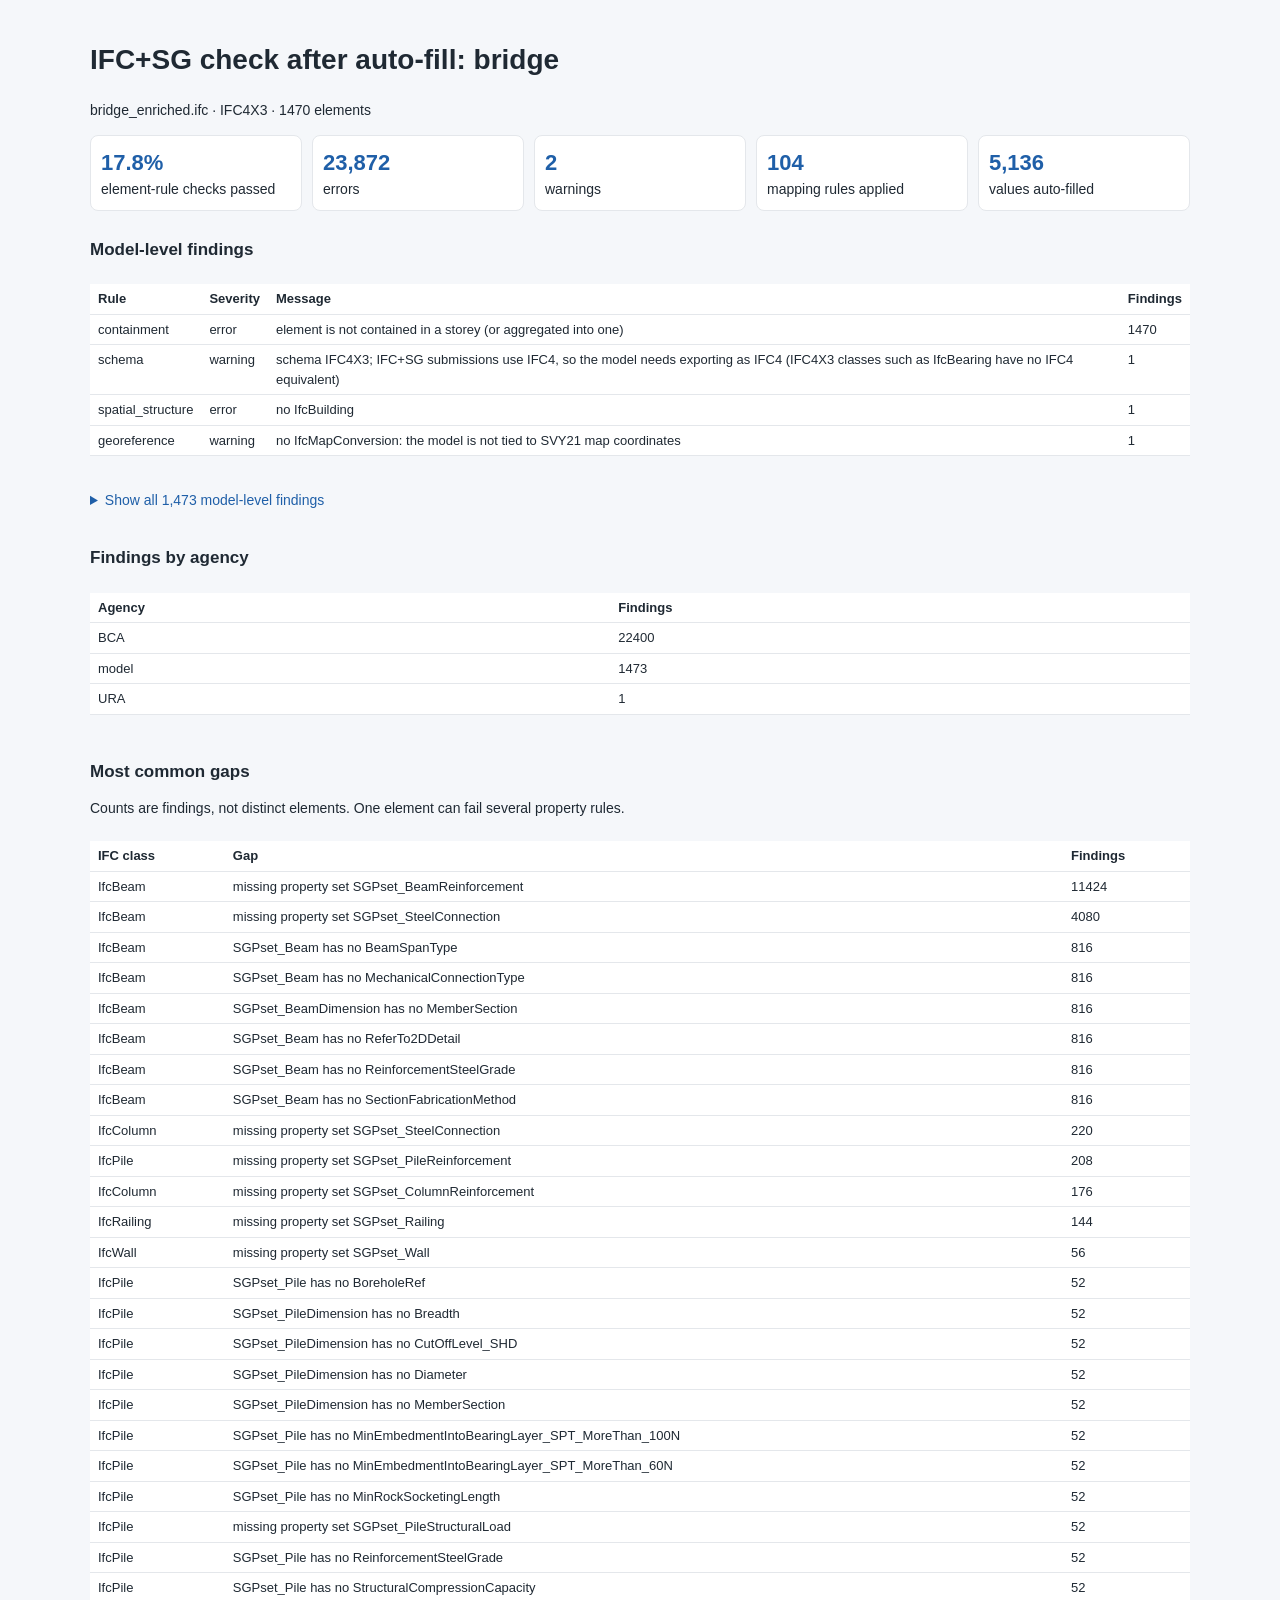
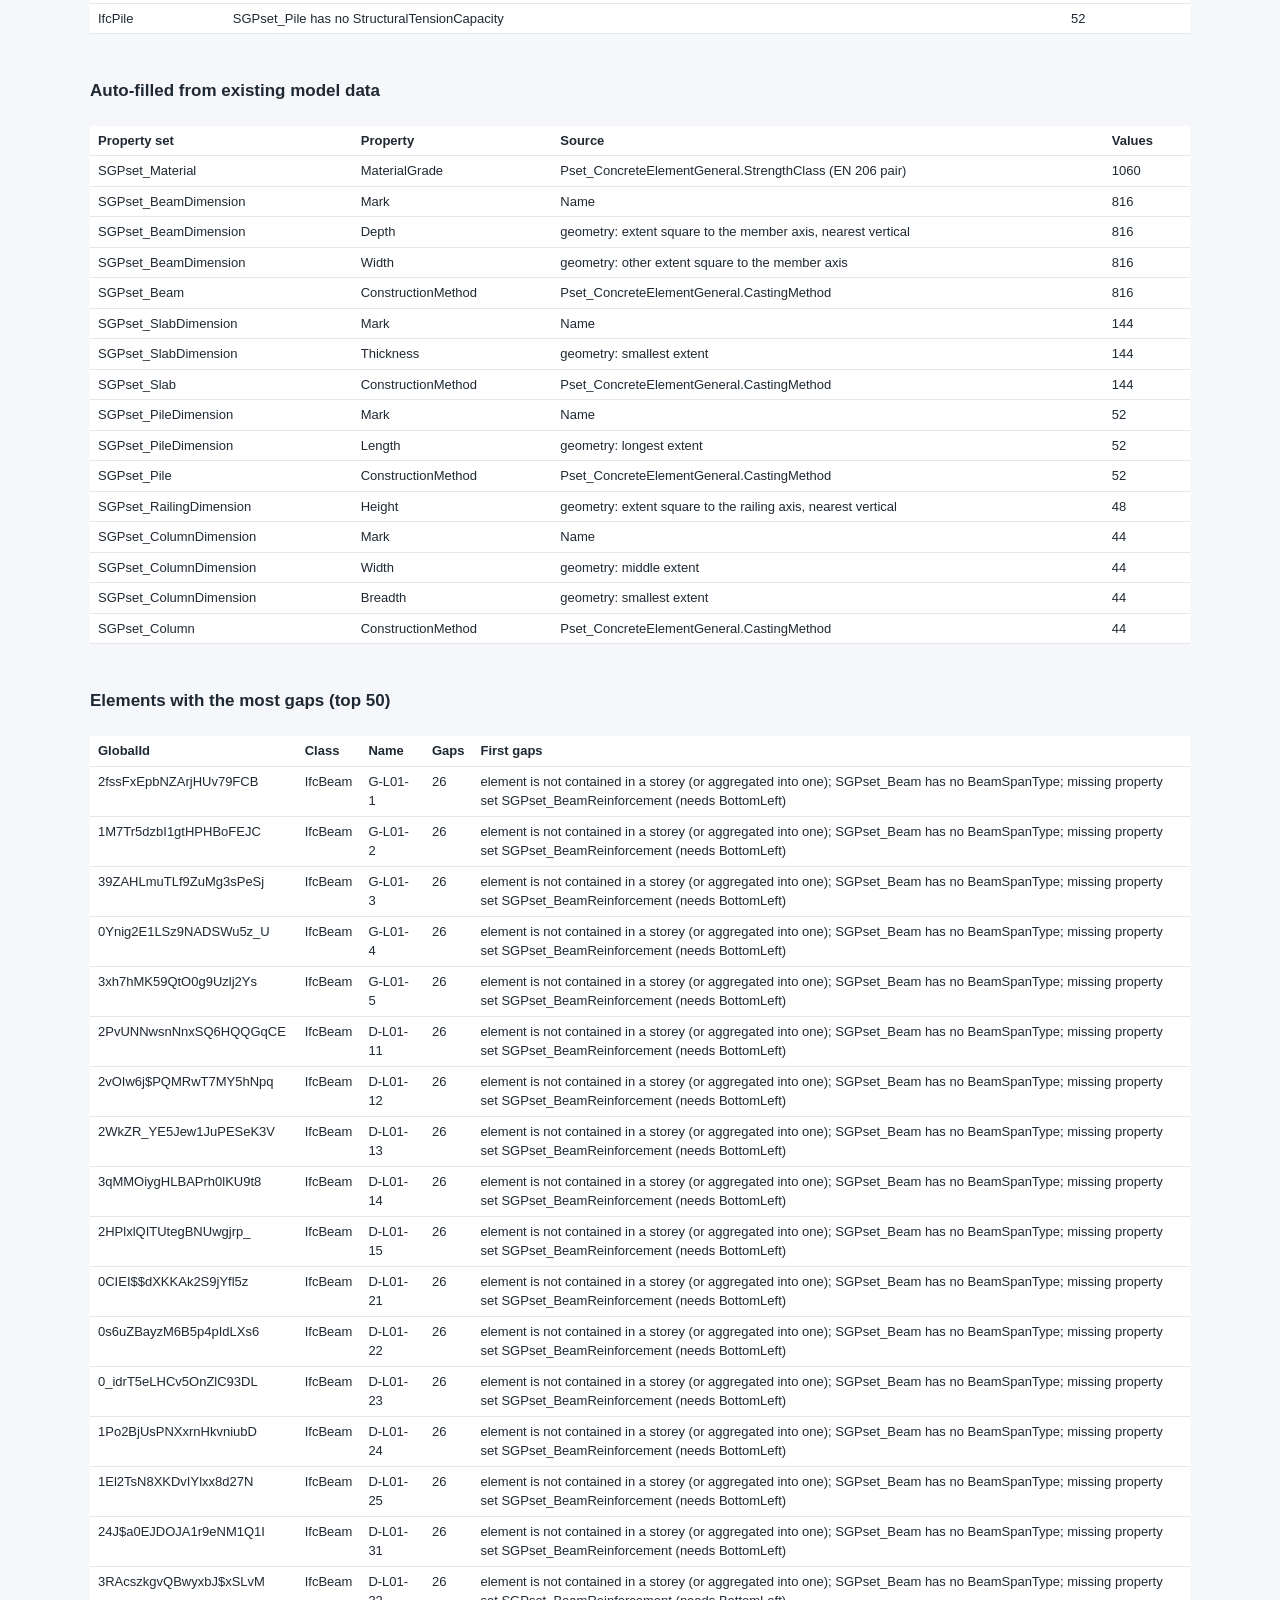
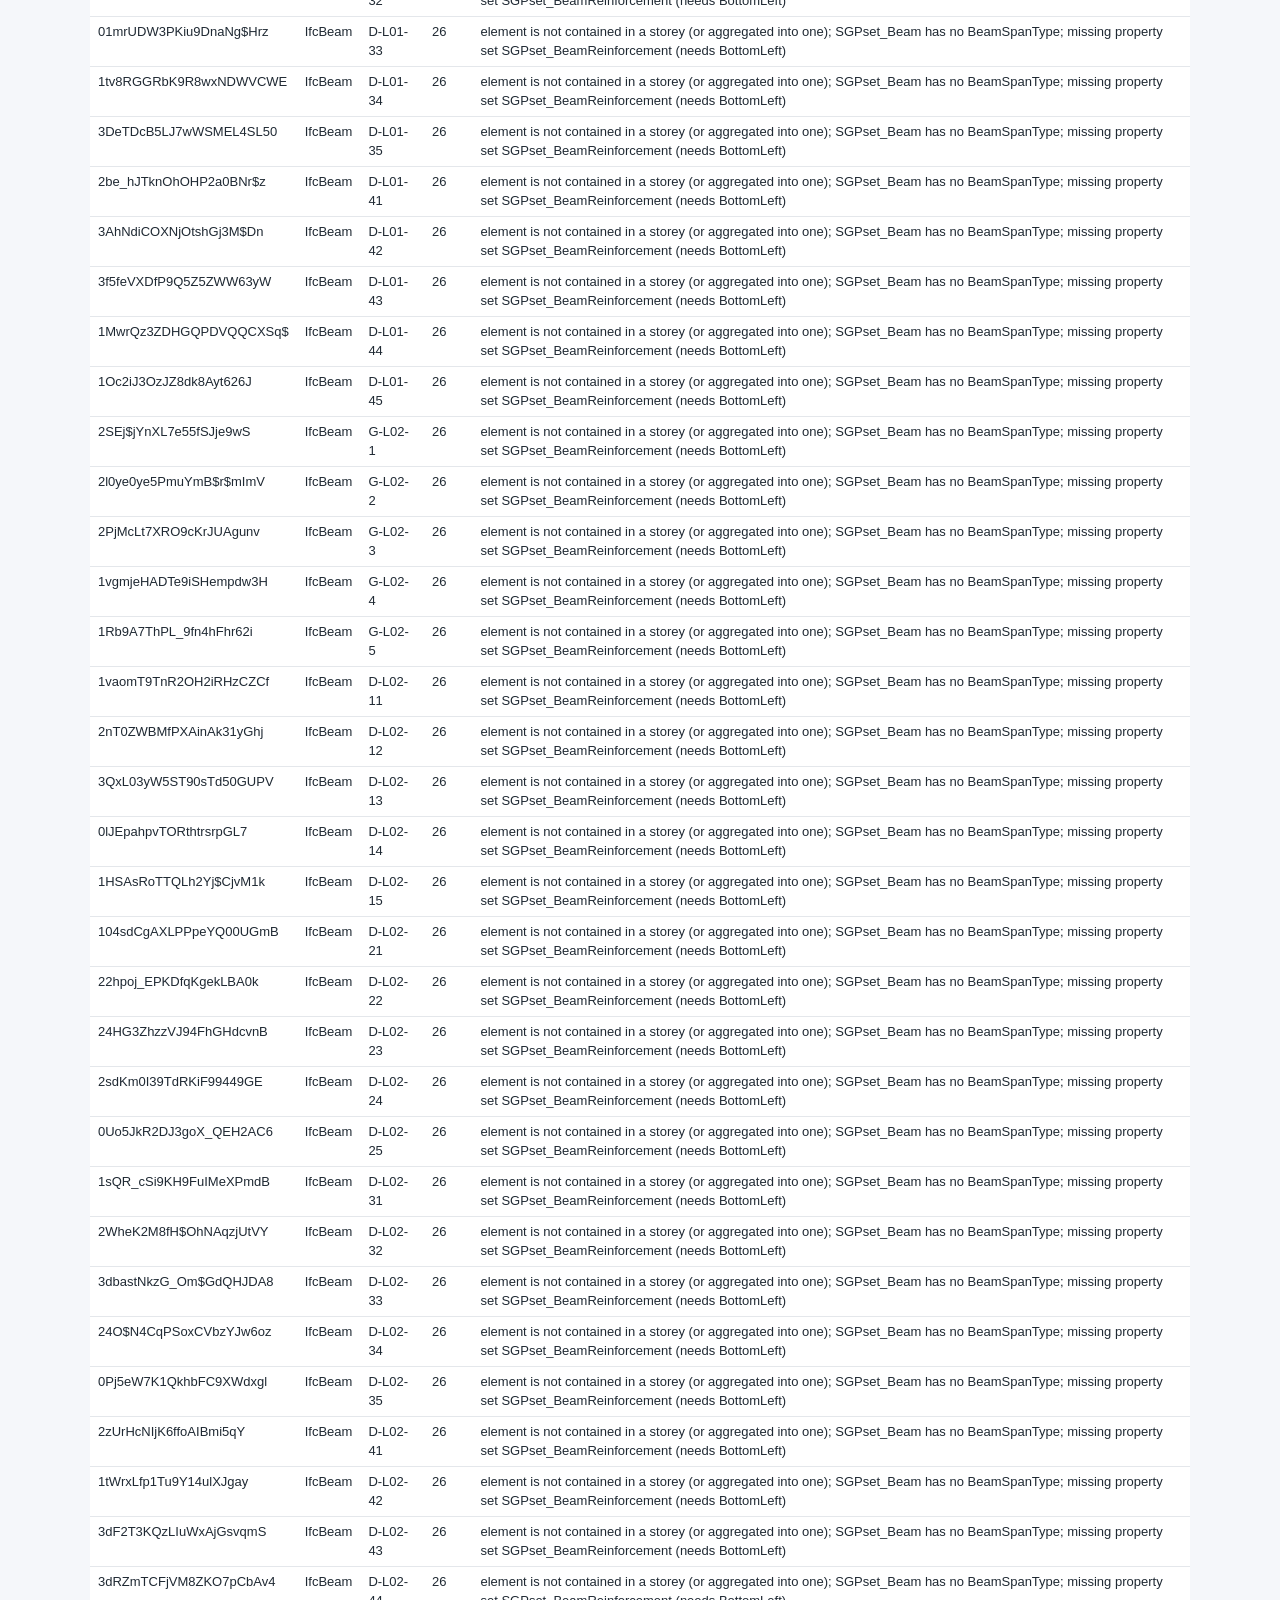
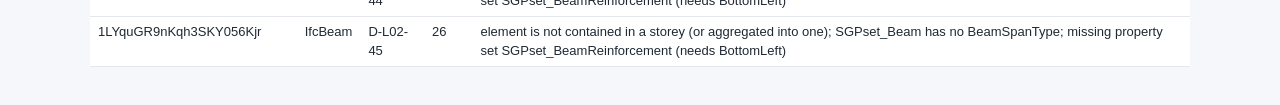
<file: reports/review-20261003/bridge_report.html>
<!doctype html><html lang=en><head><meta charset=utf-8><meta name=viewport content="width=device-width,initial-scale=1">
<title>IFC+SG check after auto-fill: bridge</title><style>
body{font:14px/1.5 Segoe UI,Helvetica,Arial,sans-serif;color:#1f2933;background:#f5f7fa;margin:0} main{max-width:1100px;margin:0 auto;padding:20px 16px}
.k{display:grid;grid-template-columns:repeat(auto-fit,minmax(170px,1fr));gap:10px} .k div{background:#fff;border:1px solid #e4e7eb;border-radius:8px;padding:10px}
.k b{display:block;font-size:22px;color:#1f5fa8} table{border-collapse:collapse;width:100%;background:#fff;font-size:13px;margin:8px 0 18px}
th,td{border-bottom:1px solid #e4e7eb;padding:5px 8px;text-align:left;vertical-align:top} h2{font-size:17px;margin-top:26px} .w{overflow-x:auto}
h1{overflow-wrap:anywhere} details{margin:8px 0 18px} summary{cursor:pointer;color:#1f5fa8;padding:8px 0} summary:focus-visible{outline:2px solid #1f5fa8;outline-offset:2px}
</style></head><body><main><h1>IFC+SG check after auto-fill: bridge</h1><p>bridge_enriched.ifc &middot; IFC4X3 &middot; 1470 elements</p>
<div class=k><div><b>17.8%</b>element-rule checks passed</div><div><b>23,872</b>errors</div><div><b>2</b>warnings</div>
<div><b>104</b>mapping rules applied</div><div><b>5,136</b>values auto-filled</div></div>
<h2>Model-level findings</h2><div class=w><table><thead><tr><th>Rule</th><th>Severity</th><th>Message</th><th>Findings</th></tr></thead><tbody><tr><td>containment</td><td>error</td><td>element is not contained in a storey (or aggregated into one)</td><td>1470</td></tr><tr><td>schema</td><td>warning</td><td>schema IFC4X3; IFC+SG submissions use IFC4, so the model needs exporting as IFC4 (IFC4X3 classes such as IfcBearing have no IFC4 equivalent)</td><td>1</td></tr><tr><td>spatial_structure</td><td>error</td><td>no IfcBuilding</td><td>1</td></tr><tr><td>georeference</td><td>warning</td><td>no IfcMapConversion: the model is not tied to SVY21 map coordinates</td><td>1</td></tr></tbody></table></div><details><summary>Show all 1,473 model-level findings</summary><div class=w><table><thead><tr><th>Rule</th><th>Severity</th><th>Message</th><th>GlobalId</th><th>Class</th><th>Name</th></tr></thead><tbody><tr><td>schema</td><td>warning</td><td>schema IFC4X3; IFC+SG submissions use IFC4, so the model needs exporting as IFC4 (IFC4X3 classes such as IfcBearing have no IFC4 equivalent)</td><td></td><td></td><td></td></tr><tr><td>spatial_structure</td><td>error</td><td>no IfcBuilding</td><td></td><td></td><td></td></tr><tr><td>georeference</td><td>warning</td><td>no IfcMapConversion: the model is not tied to SVY21 map coordinates</td><td></td><td></td><td></td></tr><tr><td>containment</td><td>error</td><td>element is not contained in a storey (or aggregated into one)</td><td>2fssFxEpbNZArjHUv79FCB</td><td>IfcBeam</td><td>G-L01-1</td></tr><tr><td>containment</td><td>error</td><td>element is not contained in a storey (or aggregated into one)</td><td>1M7Tr5dzbI1gtHPHBoFEJC</td><td>IfcBeam</td><td>G-L01-2</td></tr><tr><td>containment</td><td>error</td><td>element is not contained in a storey (or aggregated into one)</td><td>39ZAHLmuTLf9ZuMg3sPeSj</td><td>IfcBeam</td><td>G-L01-3</td></tr><tr><td>containment</td><td>error</td><td>element is not contained in a storey (or aggregated into one)</td><td>0Ynig2E1LSz9NADSWu5z_U</td><td>IfcBeam</td><td>G-L01-4</td></tr><tr><td>containment</td><td>error</td><td>element is not contained in a storey (or aggregated into one)</td><td>3xh7hMK59QtO0g9Uzlj2Ys</td><td>IfcBeam</td><td>G-L01-5</td></tr><tr><td>containment</td><td>error</td><td>element is not contained in a storey (or aggregated into one)</td><td>2PvUNNwsnNnxSQ6HQQGqCE</td><td>IfcBeam</td><td>D-L01-11</td></tr><tr><td>containment</td><td>error</td><td>element is not contained in a storey (or aggregated into one)</td><td>2vOIw6j$PQMRwT7MY5hNpq</td><td>IfcBeam</td><td>D-L01-12</td></tr><tr><td>containment</td><td>error</td><td>element is not contained in a storey (or aggregated into one)</td><td>2WkZR_YE5Jew1JuPESeK3V</td><td>IfcBeam</td><td>D-L01-13</td></tr><tr><td>containment</td><td>error</td><td>element is not contained in a storey (or aggregated into one)</td><td>3qMMOiygHLBAPrh0lKU9t8</td><td>IfcBeam</td><td>D-L01-14</td></tr><tr><td>containment</td><td>error</td><td>element is not contained in a storey (or aggregated into one)</td><td>2HPlxlQITUtegBNUwgjrp_</td><td>IfcBeam</td><td>D-L01-15</td></tr><tr><td>containment</td><td>error</td><td>element is not contained in a storey (or aggregated into one)</td><td>0CIEI$$dXKKAk2S9jYfl5z</td><td>IfcBeam</td><td>D-L01-21</td></tr><tr><td>containment</td><td>error</td><td>element is not contained in a storey (or aggregated into one)</td><td>0s6uZBayzM6B5p4pIdLXs6</td><td>IfcBeam</td><td>D-L01-22</td></tr><tr><td>containment</td><td>error</td><td>element is not contained in a storey (or aggregated into one)</td><td>0_idrT5eLHCv5OnZlC93DL</td><td>IfcBeam</td><td>D-L01-23</td></tr><tr><td>containment</td><td>error</td><td>element is not contained in a storey (or aggregated into one)</td><td>1Po2BjUsPNXxrnHkvniubD</td><td>IfcBeam</td><td>D-L01-24</td></tr><tr><td>containment</td><td>error</td><td>element is not contained in a storey (or aggregated into one)</td><td>1El2TsN8XKDvIYlxx8d27N</td><td>IfcBeam</td><td>D-L01-25</td></tr><tr><td>containment</td><td>error</td><td>element is not contained in a storey (or aggregated into one)</td><td>24J$a0EJDOJA1r9eNM1Q1I</td><td>IfcBeam</td><td>D-L01-31</td></tr><tr><td>containment</td><td>error</td><td>element is not contained in a storey (or aggregated into one)</td><td>3RAcszkgvQBwyxbJ$xSLvM</td><td>IfcBeam</td><td>D-L01-32</td></tr><tr><td>containment</td><td>error</td><td>element is not contained in a storey (or aggregated into one)</td><td>01mrUDW3PKiu9DnaNg$Hrz</td><td>IfcBeam</td><td>D-L01-33</td></tr><tr><td>containment</td><td>error</td><td>element is not contained in a storey (or aggregated into one)</td><td>1tv8RGGRbK9R8wxNDWVCWE</td><td>IfcBeam</td><td>D-L01-34</td></tr><tr><td>containment</td><td>error</td><td>element is not contained in a storey (or aggregated into one)</td><td>3DeTDcB5LJ7wWSMEL4SL50</td><td>IfcBeam</td><td>D-L01-35</td></tr><tr><td>containment</td><td>error</td><td>element is not contained in a storey (or aggregated into one)</td><td>2be_hJTknOhOHP2a0BNr$z</td><td>IfcBeam</td><td>D-L01-41</td></tr><tr><td>containment</td><td>error</td><td>element is not contained in a storey (or aggregated into one)</td><td>3AhNdiCOXNjOtshGj3M$Dn</td><td>IfcBeam</td><td>D-L01-42</td></tr><tr><td>containment</td><td>error</td><td>element is not contained in a storey (or aggregated into one)</td><td>3f5feVXDfP9Q5Z5ZWW63yW</td><td>IfcBeam</td><td>D-L01-43</td></tr><tr><td>containment</td><td>error</td><td>element is not contained in a storey (or aggregated into one)</td><td>1MwrQz3ZDHGQPDVQQCXSq$</td><td>IfcBeam</td><td>D-L01-44</td></tr><tr><td>containment</td><td>error</td><td>element is not contained in a storey (or aggregated into one)</td><td>1Oc2iJ3OzJZ8dk8Ayt626J</td><td>IfcBeam</td><td>D-L01-45</td></tr><tr><td>containment</td><td>error</td><td>element is not contained in a storey (or aggregated into one)</td><td>2SEj$jYnXL7e55fSJje9wS</td><td>IfcBeam</td><td>G-L02-1</td></tr><tr><td>containment</td><td>error</td><td>element is not contained in a storey (or aggregated into one)</td><td>2l0ye0ye5PmuYmB$r$mImV</td><td>IfcBeam</td><td>G-L02-2</td></tr><tr><td>containment</td><td>error</td><td>element is not contained in a storey (or aggregated into one)</td><td>2PjMcLt7XRO9cKrJUAgunv</td><td>IfcBeam</td><td>G-L02-3</td></tr><tr><td>containment</td><td>error</td><td>element is not contained in a storey (or aggregated into one)</td><td>1vgmjeHADTe9iSHempdw3H</td><td>IfcBeam</td><td>G-L02-4</td></tr><tr><td>containment</td><td>error</td><td>element is not contained in a storey (or aggregated into one)</td><td>1Rb9A7ThPL_9fn4hFhr62i</td><td>IfcBeam</td><td>G-L02-5</td></tr><tr><td>containment</td><td>error</td><td>element is not contained in a storey (or aggregated into one)</td><td>1vaomT9TnR2OH2iRHzCZCf</td><td>IfcBeam</td><td>D-L02-11</td></tr><tr><td>containment</td><td>error</td><td>element is not contained in a storey (or aggregated into one)</td><td>2nT0ZWBMfPXAinAk31yGhj</td><td>IfcBeam</td><td>D-L02-12</td></tr><tr><td>containment</td><td>error</td><td>element is not contained in a storey (or aggregated into one)</td><td>3QxL03yW5ST90sTd50GUPV</td><td>IfcBeam</td><td>D-L02-13</td></tr><tr><td>containment</td><td>error</td><td>element is not contained in a storey (or aggregated into one)</td><td>0lJEpahpvTORthtrsrpGL7</td><td>IfcBeam</td><td>D-L02-14</td></tr><tr><td>containment</td><td>error</td><td>element is not contained in a storey (or aggregated into one)</td><td>1HSAsRoTTQLh2Yj$CjvM1k</td><td>IfcBeam</td><td>D-L02-15</td></tr><tr><td>containment</td><td>error</td><td>element is not contained in a storey (or aggregated into one)</td><td>104sdCgAXLPPpeYQ00UGmB</td><td>IfcBeam</td><td>D-L02-21</td></tr><tr><td>containment</td><td>error</td><td>element is not contained in a storey (or aggregated into one)</td><td>22hpoj_EPKDfqKgekLBA0k</td><td>IfcBeam</td><td>D-L02-22</td></tr><tr><td>containment</td><td>error</td><td>element is not contained in a storey (or aggregated into one)</td><td>24HG3ZhzzVJ94FhGHdcvnB</td><td>IfcBeam</td><td>D-L02-23</td></tr><tr><td>containment</td><td>error</td><td>element is not contained in a storey (or aggregated into one)</td><td>2sdKm0I39TdRKiF99449GE</td><td>IfcBeam</td><td>D-L02-24</td></tr><tr><td>containment</td><td>error</td><td>element is not contained in a storey (or aggregated into one)</td><td>0Uo5JkR2DJ3goX_QEH2AC6</td><td>IfcBeam</td><td>D-L02-25</td></tr><tr><td>containment</td><td>error</td><td>element is not contained in a storey (or aggregated into one)</td><td>1sQR_cSi9KH9FuIMeXPmdB</td><td>IfcBeam</td><td>D-L02-31</td></tr><tr><td>containment</td><td>error</td><td>element is not contained in a storey (or aggregated into one)</td><td>2WheK2M8fH$OhNAqzjUtVY</td><td>IfcBeam</td><td>D-L02-32</td></tr><tr><td>containment</td><td>error</td><td>element is not contained in a storey (or aggregated into one)</td><td>3dbastNkzG_Om$GdQHJDA8</td><td>IfcBeam</td><td>D-L02-33</td></tr><tr><td>containment</td><td>error</td><td>element is not contained in a storey (or aggregated into one)</td><td>24O$N4CqPSoxCVbzYJw6oz</td><td>IfcBeam</td><td>D-L02-34</td></tr><tr><td>containment</td><td>error</td><td>element is not contained in a storey (or aggregated into one)</td><td>0Pj5eW7K1QkhbFC9XWdxgl</td><td>IfcBeam</td><td>D-L02-35</td></tr><tr><td>containment</td><td>error</td><td>element is not contained in a storey (or aggregated into one)</td><td>2zUrHcNIjK6ffoAIBmi5qY</td><td>IfcBeam</td><td>D-L02-41</td></tr><tr><td>containment</td><td>error</td><td>element is not contained in a storey (or aggregated into one)</td><td>1tWrxLfp1Tu9Y14ulXJgay</td><td>IfcBeam</td><td>D-L02-42</td></tr><tr><td>containment</td><td>error</td><td>element is not contained in a storey (or aggregated into one)</td><td>3dF2T3KQzLIuWxAjGsvqmS</td><td>IfcBeam</td><td>D-L02-43</td></tr><tr><td>containment</td><td>error</td><td>element is not contained in a storey (or aggregated into one)</td><td>3dRZmTCFjVM8ZKO7pCbAv4</td><td>IfcBeam</td><td>D-L02-44</td></tr><tr><td>containment</td><td>error</td><td>element is not contained in a storey (or aggregated into one)</td><td>1LYquGR9nKqh3SKY056Kjr</td><td>IfcBeam</td><td>D-L02-45</td></tr><tr><td>containment</td><td>error</td><td>element is not contained in a storey (or aggregated into one)</td><td>0yjHNwlITKIQJ$J1pPJp_e</td><td>IfcBeam</td><td>G-L03-1</td></tr><tr><td>containment</td><td>error</td><td>element is not contained in a storey (or aggregated into one)</td><td>1DcCcu1i1UJPji6RAurQUw</td><td>IfcBeam</td><td>G-L03-2</td></tr><tr><td>containment</td><td>error</td><td>element is not contained in a storey (or aggregated into one)</td><td>2Kn1yJC0rJ1P3NvF6F3bh9</td><td>IfcBeam</td><td>G-L03-3</td></tr><tr><td>containment</td><td>error</td><td>element is not contained in a storey (or aggregated into one)</td><td>3hx1u2hjTQg8_Pr42sFGJE</td><td>IfcBeam</td><td>G-L03-4</td></tr><tr><td>containment</td><td>error</td><td>element is not contained in a storey (or aggregated into one)</td><td>1a53OzJcrVMg9tBRiqI$7G</td><td>IfcBeam</td><td>G-L03-5</td></tr><tr><td>containment</td><td>error</td><td>element is not contained in a storey (or aggregated into one)</td><td>0uIyCzoqjQnwMRGGm0L0D5</td><td>IfcBeam</td><td>D-L03-11</td></tr><tr><td>containment</td><td>error</td><td>element is not contained in a storey (or aggregated into one)</td><td>2$JUOrOTvOyBt6ivGqYmWH</td><td>IfcBeam</td><td>D-L03-12</td></tr><tr><td>containment</td><td>error</td><td>element is not contained in a storey (or aggregated into one)</td><td>3bSCRkS$1TZRYGwyOi4yEV</td><td>IfcBeam</td><td>D-L03-13</td></tr><tr><td>containment</td><td>error</td><td>element is not contained in a storey (or aggregated into one)</td><td>1ho6lrfg1MX9U2Ylou2u7M</td><td>IfcBeam</td><td>D-L03-14</td></tr><tr><td>containment</td><td>error</td><td>element is not contained in a storey (or aggregated into one)</td><td>2BbHN2ENDOoOkWerqmXRgv</td><td>IfcBeam</td><td>D-L03-15</td></tr><tr><td>containment</td><td>error</td><td>element is not contained in a storey (or aggregated into one)</td><td>0su6vzR59QnRSRKQFm9fmY</td><td>IfcBeam</td><td>D-L03-21</td></tr><tr><td>containment</td><td>error</td><td>element is not contained in a storey (or aggregated into one)</td><td>2Art7Jd01Q6PUGVe8woyGE</td><td>IfcBeam</td><td>D-L03-22</td></tr><tr><td>containment</td><td>error</td><td>element is not contained in a storey (or aggregated into one)</td><td>2s8xxZurvSNAPprSLDj3Yw</td><td>IfcBeam</td><td>D-L03-23</td></tr><tr><td>containment</td><td>error</td><td>element is not contained in a storey (or aggregated into one)</td><td>0vMIbkV1fQZOJ_JjQByfQy</td><td>IfcBeam</td><td>D-L03-24</td></tr><tr><td>containment</td><td>error</td><td>element is not contained in a storey (or aggregated into one)</td><td>1qkFMwnnvGkOEi_SQiFccj</td><td>IfcBeam</td><td>D-L03-25</td></tr><tr><td>containment</td><td>error</td><td>element is not contained in a storey (or aggregated into one)</td><td>0HCb7AA7bG5Az3J$l0H0V2</td><td>IfcBeam</td><td>D-L03-31</td></tr><tr><td>containment</td><td>error</td><td>element is not contained in a storey (or aggregated into one)</td><td>3fZ7JYNE1UaQo5SgpbLm6W</td><td>IfcBeam</td><td>D-L03-32</td></tr><tr><td>containment</td><td>error</td><td>element is not contained in a storey (or aggregated into one)</td><td>1u622gN6TILRNuZuYmj8IM</td><td>IfcBeam</td><td>D-L03-33</td></tr><tr><td>containment</td><td>error</td><td>element is not contained in a storey (or aggregated into one)</td><td>3L_LGFerLRPvTcjYr0ovVT</td><td>IfcBeam</td><td>D-L03-34</td></tr><tr><td>containment</td><td>error</td><td>element is not contained in a storey (or aggregated into one)</td><td>3m1lIbAxPTMfIurRTU8cHV</td><td>IfcBeam</td><td>D-L03-35</td></tr><tr><td>containment</td><td>error</td><td>element is not contained in a storey (or aggregated into one)</td><td>1R5gtiKGbVFPvD46fthhG2</td><td>IfcBeam</td><td>D-L03-41</td></tr><tr><td>containment</td><td>error</td><td>element is not contained in a storey (or aggregated into one)</td><td>0muxkql1PSJ8UAcZ8JDPfA</td><td>IfcBeam</td><td>D-L03-42</td></tr><tr><td>containment</td><td>error</td><td>element is not contained in a storey (or aggregated into one)</td><td>1J3yaE6lvGj8oRVk7I1Men</td><td>IfcBeam</td><td>D-L03-43</td></tr><tr><td>containment</td><td>error</td><td>element is not contained in a storey (or aggregated into one)</td><td>1AkcmgCUbI$uRJXniM2FQu</td><td>IfcBeam</td><td>D-L03-44</td></tr><tr><td>containment</td><td>error</td><td>element is not contained in a storey (or aggregated into one)</td><td>1Utu3Qlt1T2OQT77gQ0n$W</td><td>IfcBeam</td><td>D-L03-45</td></tr><tr><td>containment</td><td>error</td><td>element is not contained in a storey (or aggregated into one)</td><td>17JLHus6XUzupC6yLuQ18T</td><td>IfcBeam</td><td>G-L04-1</td></tr><tr><td>containment</td><td>error</td><td>element is not contained in a storey (or aggregated into one)</td><td>0Uaq1Zm_DVwxRqlRbQuj6Y</td><td>IfcBeam</td><td>G-L04-2</td></tr><tr><td>containment</td><td>error</td><td>element is not contained in a storey (or aggregated into one)</td><td>0xjVK6x_5LP9CASWBo3Nwx</td><td>IfcBeam</td><td>G-L04-3</td></tr><tr><td>containment</td><td>error</td><td>element is not contained in a storey (or aggregated into one)</td><td>1R5CrzlF1OmxVrbNK$lQw9</td><td>IfcBeam</td><td>G-L04-4</td></tr><tr><td>containment</td><td>error</td><td>element is not contained in a storey (or aggregated into one)</td><td>2kwXTP3KbVPgN654cj8ZQ7</td><td>IfcBeam</td><td>G-L04-5</td></tr><tr><td>containment</td><td>error</td><td>element is not contained in a storey (or aggregated into one)</td><td>0LO11sF4nRN87G0$0etpJM</td><td>IfcBeam</td><td>D-L04-11</td></tr><tr><td>containment</td><td>error</td><td>element is not contained in a storey (or aggregated into one)</td><td>050zCh6gbNhRpq_3DgbcpG</td><td>IfcBeam</td><td>D-L04-12</td></tr><tr><td>containment</td><td>error</td><td>element is not contained in a storey (or aggregated into one)</td><td>3GJvq$$mDVqxwE0mjYyGQ7</td><td>IfcBeam</td><td>D-L04-13</td></tr><tr><td>containment</td><td>error</td><td>element is not contained in a storey (or aggregated into one)</td><td>0sVAGLyM5U6QGm73O4o0gz</td><td>IfcBeam</td><td>D-L04-14</td></tr><tr><td>containment</td><td>error</td><td>element is not contained in a storey (or aggregated into one)</td><td>2dOTsmA$LV_x0AwRVPkAbV</td><td>IfcBeam</td><td>D-L04-15</td></tr><tr><td>containment</td><td>error</td><td>element is not contained in a storey (or aggregated into one)</td><td>1WFuS01TfINQ9eFq9CLbe3</td><td>IfcBeam</td><td>D-L04-21</td></tr><tr><td>containment</td><td>error</td><td>element is not contained in a storey (or aggregated into one)</td><td>1Ixz1WGFDVTwH3PEAQg_i3</td><td>IfcBeam</td><td>D-L04-22</td></tr><tr><td>containment</td><td>error</td><td>element is not contained in a storey (or aggregated into one)</td><td>07k6v8AEbQchWU4_jEdVv_</td><td>IfcBeam</td><td>D-L04-23</td></tr><tr><td>containment</td><td>error</td><td>element is not contained in a storey (or aggregated into one)</td><td>3PYqhz$ZLMoAQy8Boj49s2</td><td>IfcBeam</td><td>D-L04-24</td></tr><tr><td>containment</td><td>error</td><td>element is not contained in a storey (or aggregated into one)</td><td>3F4cgqpP1MEevduWiFRr9f</td><td>IfcBeam</td><td>D-L04-25</td></tr><tr><td>containment</td><td>error</td><td>element is not contained in a storey (or aggregated into one)</td><td>2jj$BCNwbMzuQoevKQKFfc</td><td>IfcBeam</td><td>D-L04-31</td></tr><tr><td>containment</td><td>error</td><td>element is not contained in a storey (or aggregated into one)</td><td>3MKDqv$SXTzBpQvuuzpK34</td><td>IfcBeam</td><td>D-L04-32</td></tr><tr><td>containment</td><td>error</td><td>element is not contained in a storey (or aggregated into one)</td><td>2H3vTjQDbOQgsd8pHjZ5Fg</td><td>IfcBeam</td><td>D-L04-33</td></tr><tr><td>containment</td><td>error</td><td>element is not contained in a storey (or aggregated into one)</td><td>0SMQw2sazIR9JgANp4$i5B</td><td>IfcBeam</td><td>D-L04-34</td></tr><tr><td>containment</td><td>error</td><td>element is not contained in a storey (or aggregated into one)</td><td>13Rin8Q4nMsvoAYgmqDep1</td><td>IfcBeam</td><td>D-L04-35</td></tr><tr><td>containment</td><td>error</td><td>element is not contained in a storey (or aggregated into one)</td><td>2B5NGumGDOBgZeWaTI_$rE</td><td>IfcBeam</td><td>D-L04-41</td></tr><tr><td>containment</td><td>error</td><td>element is not contained in a storey (or aggregated into one)</td><td>3pQ5$uWXrQLAOV02sVs0bK</td><td>IfcBeam</td><td>D-L04-42</td></tr><tr><td>containment</td><td>error</td><td>element is not contained in a storey (or aggregated into one)</td><td>3X_tvyL21Ilhp$45V8S4xM</td><td>IfcBeam</td><td>D-L04-43</td></tr><tr><td>containment</td><td>error</td><td>element is not contained in a storey (or aggregated into one)</td><td>2lfGGMfa9Ofg27gKkdy8Zs</td><td>IfcBeam</td><td>D-L04-44</td></tr><tr><td>containment</td><td>error</td><td>element is not contained in a storey (or aggregated into one)</td><td>1bDP72RSvUDe9g5YfXDjBo</td><td>IfcBeam</td><td>D-L04-45</td></tr><tr><td>containment</td><td>error</td><td>element is not contained in a storey (or aggregated into one)</td><td>0oVSz10qDP8u1tKrH3MWTI</td><td>IfcBeam</td><td>G-L05-1</td></tr><tr><td>containment</td><td>error</td><td>element is not contained in a storey (or aggregated into one)</td><td>0yC_7hT_9OM8TKd0AM$9Hb</td><td>IfcBeam</td><td>G-L05-2</td></tr><tr><td>containment</td><td>error</td><td>element is not contained in a storey (or aggregated into one)</td><td>2uqy2WNo1Ov8EXEbwZxUhe</td><td>IfcBeam</td><td>G-L05-3</td></tr><tr><td>containment</td><td>error</td><td>element is not contained in a storey (or aggregated into one)</td><td>3rj62l0mLImR0URYmWM6kV</td><td>IfcBeam</td><td>G-L05-4</td></tr><tr><td>containment</td><td>error</td><td>element is not contained in a storey (or aggregated into one)</td><td>2U64dhi4HTnAUHXov4RY$x</td><td>IfcBeam</td><td>G-L05-5</td></tr><tr><td>containment</td><td>error</td><td>element is not contained in a storey (or aggregated into one)</td><td>3tsK5xYMfPXRksHy6uHFa_</td><td>IfcBeam</td><td>D-L05-11</td></tr><tr><td>containment</td><td>error</td><td>element is not contained in a storey (or aggregated into one)</td><td>08qm7jqqrUZ9ywgdPP1US$</td><td>IfcBeam</td><td>D-L05-12</td></tr><tr><td>containment</td><td>error</td><td>element is not contained in a storey (or aggregated into one)</td><td>3mYkt0Uh9L6v5XtfFDqi29</td><td>IfcBeam</td><td>D-L05-13</td></tr><tr><td>containment</td><td>error</td><td>element is not contained in a storey (or aggregated into one)</td><td>2IFKdheLPGHee8xiBLTLOg</td><td>IfcBeam</td><td>D-L05-14</td></tr><tr><td>containment</td><td>error</td><td>element is not contained in a storey (or aggregated into one)</td><td>0XreMZO$nOCOn37FH3lnou</td><td>IfcBeam</td><td>D-L05-15</td></tr><tr><td>containment</td><td>error</td><td>element is not contained in a storey (or aggregated into one)</td><td>2flQk3hZbQUOzXU_9c_4BF</td><td>IfcBeam</td><td>D-L05-21</td></tr><tr><td>containment</td><td>error</td><td>element is not contained in a storey (or aggregated into one)</td><td>2tGf0$8RvLLuoHamfEY0Tg</td><td>IfcBeam</td><td>D-L05-22</td></tr><tr><td>containment</td><td>error</td><td>element is not contained in a storey (or aggregated into one)</td><td>0zNAwjCx1OzAm4lhOkOg92</td><td>IfcBeam</td><td>D-L05-23</td></tr><tr><td>containment</td><td>error</td><td>element is not contained in a storey (or aggregated into one)</td><td>3TcSm58ZfU8B78ZFqP0zE_</td><td>IfcBeam</td><td>D-L05-24</td></tr><tr><td>containment</td><td>error</td><td>element is not contained in a storey (or aggregated into one)</td><td>0OradH7RnUdOxtHM$ewVLT</td><td>IfcBeam</td><td>D-L05-25</td></tr><tr><td>containment</td><td>error</td><td>element is not contained in a storey (or aggregated into one)</td><td>1gzAHB8UfPR9aPWC$_UEIE</td><td>IfcBeam</td><td>D-L05-31</td></tr><tr><td>containment</td><td>error</td><td>element is not contained in a storey (or aggregated into one)</td><td>1fvjOXkDzNg9kTN2El4tUs</td><td>IfcBeam</td><td>D-L05-32</td></tr><tr><td>containment</td><td>error</td><td>element is not contained in a storey (or aggregated into one)</td><td>2wYzbSskrTWQEnPV7Y$JjC</td><td>IfcBeam</td><td>D-L05-33</td></tr><tr><td>containment</td><td>error</td><td>element is not contained in a storey (or aggregated into one)</td><td>15b_STMu1Upe4uqHBqDnYE</td><td>IfcBeam</td><td>D-L05-34</td></tr><tr><td>containment</td><td>error</td><td>element is not contained in a storey (or aggregated into one)</td><td>24AT7zTHXT5QuD1XjEpfq3</td><td>IfcBeam</td><td>D-L05-35</td></tr><tr><td>containment</td><td>error</td><td>element is not contained in a storey (or aggregated into one)</td><td>3oZb5WPOPHw95FIC8Uj3YU</td><td>IfcBeam</td><td>D-L05-41</td></tr><tr><td>containment</td><td>error</td><td>element is not contained in a storey (or aggregated into one)</td><td>3vlzFlEo5UxwNND2Teg4P$</td><td>IfcBeam</td><td>D-L05-42</td></tr><tr><td>containment</td><td>error</td><td>element is not contained in a storey (or aggregated into one)</td><td>0ONvCeyMXKZACmrnicc$39</td><td>IfcBeam</td><td>D-L05-43</td></tr><tr><td>containment</td><td>error</td><td>element is not contained in a storey (or aggregated into one)</td><td>3G8dsbnhjJBOI0uwnxDWm3</td><td>IfcBeam</td><td>D-L05-44</td></tr><tr><td>containment</td><td>error</td><td>element is not contained in a storey (or aggregated into one)</td><td>0PDoapuIvGOAugHFzyrk3s</td><td>IfcBeam</td><td>D-L05-45</td></tr><tr><td>containment</td><td>error</td><td>element is not contained in a storey (or aggregated into one)</td><td>0WCkM33obV9BRMpCND$iK$</td><td>IfcBeam</td><td>G-L06-1</td></tr><tr><td>containment</td><td>error</td><td>element is not contained in a storey (or aggregated into one)</td><td>2kv7zcqobIP9axkgO8ZRYk</td><td>IfcBeam</td><td>G-L06-2</td></tr><tr><td>containment</td><td>error</td><td>element is not contained in a storey (or aggregated into one)</td><td>0vZi$1uFXGq9sM4jOIKtqE</td><td>IfcBeam</td><td>G-L06-3</td></tr><tr><td>containment</td><td>error</td><td>element is not contained in a storey (or aggregated into one)</td><td>1BEJ3Y_IbTfBYx9fpyPTQj</td><td>IfcBeam</td><td>G-L06-4</td></tr><tr><td>containment</td><td>error</td><td>element is not contained in a storey (or aggregated into one)</td><td>2BQRBayBzQ9QS2ONiLSfQF</td><td>IfcBeam</td><td>G-L06-5</td></tr><tr><td>containment</td><td>error</td><td>element is not contained in a storey (or aggregated into one)</td><td>1UKwFCaovTL93nrE5g3a2f</td><td>IfcBeam</td><td>D-L06-11</td></tr><tr><td>containment</td><td>error</td><td>element is not contained in a storey (or aggregated into one)</td><td>1FKKcYRT5MK8q_my5dalCZ</td><td>IfcBeam</td><td>D-L06-12</td></tr><tr><td>containment</td><td>error</td><td>element is not contained in a storey (or aggregated into one)</td><td>0x72F3ejnUzgzPIDgegsZi</td><td>IfcBeam</td><td>D-L06-13</td></tr><tr><td>containment</td><td>error</td><td>element is not contained in a storey (or aggregated into one)</td><td>3$SOA4GnjNzO_M2FhMlLif</td><td>IfcBeam</td><td>D-L06-14</td></tr><tr><td>containment</td><td>error</td><td>element is not contained in a storey (or aggregated into one)</td><td>1yq$aqdbfVgAw$1pOAUP36</td><td>IfcBeam</td><td>D-L06-15</td></tr><tr><td>containment</td><td>error</td><td>element is not contained in a storey (or aggregated into one)</td><td>3hAhkxhQXO5xse_VuzBT5t</td><td>IfcBeam</td><td>D-L06-21</td></tr><tr><td>containment</td><td>error</td><td>element is not contained in a storey (or aggregated into one)</td><td>3DnZYNthHG$gZaNhuvmBrF</td><td>IfcBeam</td><td>D-L06-22</td></tr><tr><td>containment</td><td>error</td><td>element is not contained in a storey (or aggregated into one)</td><td>03_NsGYQvQefuQGlictDZ3</td><td>IfcBeam</td><td>D-L06-23</td></tr><tr><td>containment</td><td>error</td><td>element is not contained in a storey (or aggregated into one)</td><td>2fDkM_hI1Gd81UrF$j7BT8</td><td>IfcBeam</td><td>D-L06-24</td></tr><tr><td>containment</td><td>error</td><td>element is not contained in a storey (or aggregated into one)</td><td>2W$L4o1E5IyRepoU44BXL_</td><td>IfcBeam</td><td>D-L06-25</td></tr><tr><td>containment</td><td>error</td><td>element is not contained in a storey (or aggregated into one)</td><td>2qbmrIkIfMHPpMl$TwhqcY</td><td>IfcBeam</td><td>D-L06-31</td></tr><tr><td>containment</td><td>error</td><td>element is not contained in a storey (or aggregated into one)</td><td>1VUrE$d2rKgvFFESbFKuXB</td><td>IfcBeam</td><td>D-L06-32</td></tr><tr><td>containment</td><td>error</td><td>element is not contained in a storey (or aggregated into one)</td><td>0rQ9L0Ak5L9gMBo7aB1kqw</td><td>IfcBeam</td><td>D-L06-33</td></tr><tr><td>containment</td><td>error</td><td>element is not contained in a storey (or aggregated into one)</td><td>2lgBQiMMzJbx2uoxEq9TJo</td><td>IfcBeam</td><td>D-L06-34</td></tr><tr><td>containment</td><td>error</td><td>element is not contained in a storey (or aggregated into one)</td><td>3Bm23J8irOce5lOUN3FW6G</td><td>IfcBeam</td><td>D-L06-35</td></tr><tr><td>containment</td><td>error</td><td>element is not contained in a storey (or aggregated into one)</td><td>0DRjceYVPJLhkjMGrHUGVF</td><td>IfcBeam</td><td>D-L06-41</td></tr><tr><td>containment</td><td>error</td><td>element is not contained in a storey (or aggregated into one)</td><td>2QZlUmbbjMAhZherPLe6Db</td><td>IfcBeam</td><td>D-L06-42</td></tr><tr><td>containment</td><td>error</td><td>element is not contained in a storey (or aggregated into one)</td><td>1TMlxk69LJRhJ7zULSrolv</td><td>IfcBeam</td><td>D-L06-43</td></tr><tr><td>containment</td><td>error</td><td>element is not contained in a storey (or aggregated into one)</td><td>3Gs07ck8nKdAEYfi1HFp$C</td><td>IfcBeam</td><td>D-L06-44</td></tr><tr><td>containment</td><td>error</td><td>element is not contained in a storey (or aggregated into one)</td><td>34Oyllf9fOcBPu_Fh$UJEc</td><td>IfcBeam</td><td>D-L06-45</td></tr><tr><td>containment</td><td>error</td><td>element is not contained in a storey (or aggregated into one)</td><td>0ohIlRmorMqfRq308Il$7e</td><td>IfcBeam</td><td>G-L07-1</td></tr><tr><td>containment</td><td>error</td><td>element is not contained in a storey (or aggregated into one)</td><td>39LKDeALnLUQ1pidgeCeL1</td><td>IfcBeam</td><td>G-L07-2</td></tr><tr><td>containment</td><td>error</td><td>element is not contained in a storey (or aggregated into one)</td><td>1aR0CQA1bLHwlZs_jwWJuG</td><td>IfcBeam</td><td>G-L07-3</td></tr><tr><td>containment</td><td>error</td><td>element is not contained in a storey (or aggregated into one)</td><td>3YqMIig39InvH_kVZTmrwU</td><td>IfcBeam</td><td>G-L07-4</td></tr><tr><td>containment</td><td>error</td><td>element is not contained in a storey (or aggregated into one)</td><td>18HuUXjmnUbA6T2yceYPbH</td><td>IfcBeam</td><td>G-L07-5</td></tr><tr><td>containment</td><td>error</td><td>element is not contained in a storey (or aggregated into one)</td><td>2P6hxQkZHODuq98Vj5HIIK</td><td>IfcBeam</td><td>D-L07-11</td></tr><tr><td>containment</td><td>error</td><td>element is not contained in a storey (or aggregated into one)</td><td>3U0Ztf6wXJPghK2XsunlIO</td><td>IfcBeam</td><td>D-L07-12</td></tr><tr><td>containment</td><td>error</td><td>element is not contained in a storey (or aggregated into one)</td><td>0885xfF_THa9$_Va1srj_c</td><td>IfcBeam</td><td>D-L07-13</td></tr><tr><td>containment</td><td>error</td><td>element is not contained in a storey (or aggregated into one)</td><td>1XJyRmWXPH0hSLwmwm6NOq</td><td>IfcBeam</td><td>D-L07-14</td></tr><tr><td>containment</td><td>error</td><td>element is not contained in a storey (or aggregated into one)</td><td>3G2ud5xBfKsenijr0$qRoX</td><td>IfcBeam</td><td>D-L07-15</td></tr><tr><td>containment</td><td>error</td><td>element is not contained in a storey (or aggregated into one)</td><td>0fTdMsTbXJZ8MBWsrHnu7L</td><td>IfcBeam</td><td>D-L07-21</td></tr><tr><td>containment</td><td>error</td><td>element is not contained in a storey (or aggregated into one)</td><td>22to0QHJbU98_f7Y5BFmuX</td><td>IfcBeam</td><td>D-L07-22</td></tr><tr><td>containment</td><td>error</td><td>element is not contained in a storey (or aggregated into one)</td><td>0NPBj14N9Lpf5Pe_rNkP6q</td><td>IfcBeam</td><td>D-L07-23</td></tr><tr><td>containment</td><td>error</td><td>element is not contained in a storey (or aggregated into one)</td><td>0jYg_nV7LQkx4uh24VjODA</td><td>IfcBeam</td><td>D-L07-24</td></tr><tr><td>containment</td><td>error</td><td>element is not contained in a storey (or aggregated into one)</td><td>3EBNz6QxzKGA1XTC6RQbFz</td><td>IfcBeam</td><td>D-L07-25</td></tr><tr><td>containment</td><td>error</td><td>element is not contained in a storey (or aggregated into one)</td><td>1joQ4a4wDRzxRKH93kysDC</td><td>IfcBeam</td><td>D-L07-31</td></tr><tr><td>containment</td><td>error</td><td>element is not contained in a storey (or aggregated into one)</td><td>1oT6sDuh5KWwuDE$AqSJam</td><td>IfcBeam</td><td>D-L07-32</td></tr><tr><td>containment</td><td>error</td><td>element is not contained in a storey (or aggregated into one)</td><td>08_rCmEGnIs9IsTYSQmtfF</td><td>IfcBeam</td><td>D-L07-33</td></tr><tr><td>containment</td><td>error</td><td>element is not contained in a storey (or aggregated into one)</td><td>0TaHZSsU5SZ9GFioCZ0EW5</td><td>IfcBeam</td><td>D-L07-34</td></tr><tr><td>containment</td><td>error</td><td>element is not contained in a storey (or aggregated into one)</td><td>3piU6Mc6XUS9ZIWk8RWojn</td><td>IfcBeam</td><td>D-L07-35</td></tr><tr><td>containment</td><td>error</td><td>element is not contained in a storey (or aggregated into one)</td><td>34mUvRhT5M2QwMZmmG3uLY</td><td>IfcBeam</td><td>D-L07-41</td></tr><tr><td>containment</td><td>error</td><td>element is not contained in a storey (or aggregated into one)</td><td>0C23JWcAbHfeh9VBCwuksM</td><td>IfcBeam</td><td>D-L07-42</td></tr><tr><td>containment</td><td>error</td><td>element is not contained in a storey (or aggregated into one)</td><td>0xujYXM1fRCfyfsGrydFly</td><td>IfcBeam</td><td>D-L07-43</td></tr><tr><td>containment</td><td>error</td><td>element is not contained in a storey (or aggregated into one)</td><td>3mkOFbWJnJJRKbXDxUAgFH</td><td>IfcBeam</td><td>D-L07-44</td></tr><tr><td>containment</td><td>error</td><td>element is not contained in a storey (or aggregated into one)</td><td>1qAKXVHJnMIw7QWwks5ZrP</td><td>IfcBeam</td><td>D-L07-45</td></tr><tr><td>containment</td><td>error</td><td>element is not contained in a storey (or aggregated into one)</td><td>38g$S7_01H_fuZZmbyc9wY</td><td>IfcBeam</td><td>G-L08-1</td></tr><tr><td>containment</td><td>error</td><td>element is not contained in a storey (or aggregated into one)</td><td>1NKG_V5JrGwBgJqA4yKe4g</td><td>IfcBeam</td><td>G-L08-2</td></tr><tr><td>containment</td><td>error</td><td>element is not contained in a storey (or aggregated into one)</td><td>1QbDueHD1KuwgPO63yQoHe</td><td>IfcBeam</td><td>G-L08-3</td></tr><tr><td>containment</td><td>error</td><td>element is not contained in a storey (or aggregated into one)</td><td>3SHrMIeuPMCQhd5aW3Dd_w</td><td>IfcBeam</td><td>G-L08-4</td></tr><tr><td>containment</td><td>error</td><td>element is not contained in a storey (or aggregated into one)</td><td>2x6o3vf4LJlP3kq8oeBvML</td><td>IfcBeam</td><td>G-L08-5</td></tr><tr><td>containment</td><td>error</td><td>element is not contained in a storey (or aggregated into one)</td><td>0UEwhp3D5NcwztP$Wly$Q$</td><td>IfcBeam</td><td>D-L08-11</td></tr><tr><td>containment</td><td>error</td><td>element is not contained in a storey (or aggregated into one)</td><td>23yug2VSzLrwq1otW6WRpf</td><td>IfcBeam</td><td>D-L08-12</td></tr><tr><td>containment</td><td>error</td><td>element is not contained in a storey (or aggregated into one)</td><td>09U8Kb8ZzHpALyw6k2usrn</td><td>IfcBeam</td><td>D-L08-13</td></tr><tr><td>containment</td><td>error</td><td>element is not contained in a storey (or aggregated into one)</td><td>26eYWY2xzQl87YeJpHKVto</td><td>IfcBeam</td><td>D-L08-14</td></tr><tr><td>containment</td><td>error</td><td>element is not contained in a storey (or aggregated into one)</td><td>2oJagrlNbIUB9mNS1HkGe_</td><td>IfcBeam</td><td>D-L08-15</td></tr><tr><td>containment</td><td>error</td><td>element is not contained in a storey (or aggregated into one)</td><td>1Lpi$OohbNjer3jkSD57r5</td><td>IfcBeam</td><td>D-L08-21</td></tr><tr><td>containment</td><td>error</td><td>element is not contained in a storey (or aggregated into one)</td><td>2VLGxIR8DP0gyMFbJJVwZT</td><td>IfcBeam</td><td>D-L08-22</td></tr><tr><td>containment</td><td>error</td><td>element is not contained in a storey (or aggregated into one)</td><td>0AllPKn8XSYu7PZty4ftoR</td><td>IfcBeam</td><td>D-L08-23</td></tr><tr><td>containment</td><td>error</td><td>element is not contained in a storey (or aggregated into one)</td><td>0vd4mRTM5QFw9BtDQ2qILp</td><td>IfcBeam</td><td>D-L08-24</td></tr><tr><td>containment</td><td>error</td><td>element is not contained in a storey (or aggregated into one)</td><td>2ZlLwA8mrPDRM9IHgLaIUA</td><td>IfcBeam</td><td>D-L08-25</td></tr><tr><td>containment</td><td>error</td><td>element is not contained in a storey (or aggregated into one)</td><td>0aMS3dYnjSQPZNMJfTfwpD</td><td>IfcBeam</td><td>D-L08-31</td></tr><tr><td>containment</td><td>error</td><td>element is not contained in a storey (or aggregated into one)</td><td>2S0Tpzn1HGZevO2Yscwbsk</td><td>IfcBeam</td><td>D-L08-32</td></tr><tr><td>containment</td><td>error</td><td>element is not contained in a storey (or aggregated into one)</td><td>2ThPR6zzHKQuwQp0gc24hR</td><td>IfcBeam</td><td>D-L08-33</td></tr><tr><td>containment</td><td>error</td><td>element is not contained in a storey (or aggregated into one)</td><td>3b_3RANt5GFOVL$YcEoZUz</td><td>IfcBeam</td><td>D-L08-34</td></tr><tr><td>containment</td><td>error</td><td>element is not contained in a storey (or aggregated into one)</td><td>3q683GriTGvOyXt8M5TWiT</td><td>IfcBeam</td><td>D-L08-35</td></tr><tr><td>containment</td><td>error</td><td>element is not contained in a storey (or aggregated into one)</td><td>0RcZj$JijM9AoP8nvoMHMq</td><td>IfcBeam</td><td>D-L08-41</td></tr><tr><td>containment</td><td>error</td><td>element is not contained in a storey (or aggregated into one)</td><td>3j7eivhSbG5hfGhiJGS81j</td><td>IfcBeam</td><td>D-L08-42</td></tr><tr><td>containment</td><td>error</td><td>element is not contained in a storey (or aggregated into one)</td><td>2mmP35LCPVcO_ygufizV_Q</td><td>IfcBeam</td><td>D-L08-43</td></tr><tr><td>containment</td><td>error</td><td>element is not contained in a storey (or aggregated into one)</td><td>1s3YQQ5yDJkODKxajKxIse</td><td>IfcBeam</td><td>D-L08-44</td></tr><tr><td>containment</td><td>error</td><td>element is not contained in a storey (or aggregated into one)</td><td>2RbvYRpXjMfu8QsYndiKkW</td><td>IfcBeam</td><td>D-L08-45</td></tr><tr><td>containment</td><td>error</td><td>element is not contained in a storey (or aggregated into one)</td><td>39rhegVv1UWRsg7lEuMN8I</td><td>IfcBeam</td><td>G-L09-1</td></tr><tr><td>containment</td><td>error</td><td>element is not contained in a storey (or aggregated into one)</td><td>0RhtL7hO1GqwANnmS39jHy</td><td>IfcBeam</td><td>G-L09-2</td></tr><tr><td>containment</td><td>error</td><td>element is not contained in a storey (or aggregated into one)</td><td>29$TL2oLzQygT6PeyUPWif</td><td>IfcBeam</td><td>G-L09-3</td></tr><tr><td>containment</td><td>error</td><td>element is not contained in a storey (or aggregated into one)</td><td>0_DCP7_lHQeRidR$WW1_4M</td><td>IfcBeam</td><td>G-L09-4</td></tr><tr><td>containment</td><td>error</td><td>element is not contained in a storey (or aggregated into one)</td><td>0q9C0qRa9JERWh2DyCxjlq</td><td>IfcBeam</td><td>G-L09-5</td></tr><tr><td>containment</td><td>error</td><td>element is not contained in a storey (or aggregated into one)</td><td>2L2T7bJKfQjx1GizaRPCy0</td><td>IfcBeam</td><td>D-L09-11</td></tr><tr><td>containment</td><td>error</td><td>element is not contained in a storey (or aggregated into one)</td><td>1HRkYjBVvMLuTNpKUOATVE</td><td>IfcBeam</td><td>D-L09-12</td></tr><tr><td>containment</td><td>error</td><td>element is not contained in a storey (or aggregated into one)</td><td>3r6Iu87jbONfBWXzsjUI2t</td><td>IfcBeam</td><td>D-L09-13</td></tr><tr><td>containment</td><td>error</td><td>element is not contained in a storey (or aggregated into one)</td><td>08jvv6GxPLKvzAEO75HW4c</td><td>IfcBeam</td><td>D-L09-14</td></tr><tr><td>containment</td><td>error</td><td>element is not contained in a storey (or aggregated into one)</td><td>1nVRberSPVXhDglDQcgLM_</td><td>IfcBeam</td><td>D-L09-15</td></tr><tr><td>containment</td><td>error</td><td>element is not contained in a storey (or aggregated into one)</td><td>3hFYjt57vN$xjrNpDLJKOY</td><td>IfcBeam</td><td>D-L09-21</td></tr><tr><td>containment</td><td>error</td><td>element is not contained in a storey (or aggregated into one)</td><td>02nLB1_tDReQjE8JEM9ECa</td><td>IfcBeam</td><td>D-L09-22</td></tr><tr><td>containment</td><td>error</td><td>element is not contained in a storey (or aggregated into one)</td><td>1R2RZp$svLwwwyOsnYgTwx</td><td>IfcBeam</td><td>D-L09-23</td></tr><tr><td>containment</td><td>error</td><td>element is not contained in a storey (or aggregated into one)</td><td>21sp9VhBHLh9cxWkcABvMt</td><td>IfcBeam</td><td>D-L09-24</td></tr><tr><td>containment</td><td>error</td><td>element is not contained in a storey (or aggregated into one)</td><td>1iJ5efn$HSdBftqqrtfVG8</td><td>IfcBeam</td><td>D-L09-25</td></tr><tr><td>containment</td><td>error</td><td>element is not contained in a storey (or aggregated into one)</td><td>0NgMI_YjrPL967VtqxchdL</td><td>IfcBeam</td><td>D-L09-31</td></tr><tr><td>containment</td><td>error</td><td>element is not contained in a storey (or aggregated into one)</td><td>1XrV$yeADRcOPFt1VThUoT</td><td>IfcBeam</td><td>D-L09-32</td></tr><tr><td>containment</td><td>error</td><td>element is not contained in a storey (or aggregated into one)</td><td>02lUtrP$fJ7f32FdYKljnX</td><td>IfcBeam</td><td>D-L09-33</td></tr><tr><td>containment</td><td>error</td><td>element is not contained in a storey (or aggregated into one)</td><td>0_Z3afkQrMj8Ow4D24st93</td><td>IfcBeam</td><td>D-L09-34</td></tr><tr><td>containment</td><td>error</td><td>element is not contained in a storey (or aggregated into one)</td><td>3jWJd6sCbOuu4Z4gcGgfA_</td><td>IfcBeam</td><td>D-L09-35</td></tr><tr><td>containment</td><td>error</td><td>element is not contained in a storey (or aggregated into one)</td><td>3LtQdoreHRqxB7GvMtmYy$</td><td>IfcBeam</td><td>D-L09-41</td></tr><tr><td>containment</td><td>error</td><td>element is not contained in a storey (or aggregated into one)</td><td>3F35SxwGzUjATFrX6pA3$$</td><td>IfcBeam</td><td>D-L09-42</td></tr><tr><td>containment</td><td>error</td><td>element is not contained in a storey (or aggregated into one)</td><td>2krnYpLjbJww$forz4X0Lu</td><td>IfcBeam</td><td>D-L09-43</td></tr><tr><td>containment</td><td>error</td><td>element is not contained in a storey (or aggregated into one)</td><td>2X0vDbX9HVhAcN9iINPicx</td><td>IfcBeam</td><td>D-L09-44</td></tr><tr><td>containment</td><td>error</td><td>element is not contained in a storey (or aggregated into one)</td><td>0vlASdgFHJFQpjheWwtlgN</td><td>IfcBeam</td><td>D-L09-45</td></tr><tr><td>containment</td><td>error</td><td>element is not contained in a storey (or aggregated into one)</td><td>33XakvPPPPz9mrcQWrAhu$</td><td>IfcBeam</td><td>G-L10-1</td></tr><tr><td>containment</td><td>error</td><td>element is not contained in a storey (or aggregated into one)</td><td>3nZrbyJc9VA9zz5P3p2cA5</td><td>IfcBeam</td><td>G-L10-2</td></tr><tr><td>containment</td><td>error</td><td>element is not contained in a storey (or aggregated into one)</td><td>1ZA0jhQGbKEO7WlEvE5Ab3</td><td>IfcBeam</td><td>G-L10-3</td></tr><tr><td>containment</td><td>error</td><td>element is not contained in a storey (or aggregated into one)</td><td>2acdPO46bPRhdJh3ne0JFm</td><td>IfcBeam</td><td>G-L10-4</td></tr><tr><td>containment</td><td>error</td><td>element is not contained in a storey (or aggregated into one)</td><td>3lWvEor3bURPssaSdZ$GmZ</td><td>IfcBeam</td><td>G-L10-5</td></tr><tr><td>containment</td><td>error</td><td>element is not contained in a storey (or aggregated into one)</td><td>11M46sIsjRCBXNrIdd$Rp6</td><td>IfcBeam</td><td>D-L10-11</td></tr><tr><td>containment</td><td>error</td><td>element is not contained in a storey (or aggregated into one)</td><td>1DKWge5_PQZ8X2z1Jwdh1Q</td><td>IfcBeam</td><td>D-L10-12</td></tr><tr><td>containment</td><td>error</td><td>element is not contained in a storey (or aggregated into one)</td><td>2XxH0sw$nTjgqLy1uzvyrJ</td><td>IfcBeam</td><td>D-L10-13</td></tr><tr><td>containment</td><td>error</td><td>element is not contained in a storey (or aggregated into one)</td><td>2DvheIdj5PC9_KjUhThM78</td><td>IfcBeam</td><td>D-L10-14</td></tr><tr><td>containment</td><td>error</td><td>element is not contained in a storey (or aggregated into one)</td><td>3eBjHQVG1IJvHxK27V1g$r</td><td>IfcBeam</td><td>D-L10-15</td></tr><tr><td>containment</td><td>error</td><td>element is not contained in a storey (or aggregated into one)</td><td>0w8AgcjwTKlRHXHDcmv0DH</td><td>IfcBeam</td><td>D-L10-21</td></tr><tr><td>containment</td><td>error</td><td>element is not contained in a storey (or aggregated into one)</td><td>1Kp9zI75LQjeQoT15JglwO</td><td>IfcBeam</td><td>D-L10-22</td></tr><tr><td>containment</td><td>error</td><td>element is not contained in a storey (or aggregated into one)</td><td>14zDQ7111InhV3Xy33hvMr</td><td>IfcBeam</td><td>D-L10-23</td></tr><tr><td>containment</td><td>error</td><td>element is not contained in a storey (or aggregated into one)</td><td>2wYKXM8ADKjuiU5j453lJg</td><td>IfcBeam</td><td>D-L10-24</td></tr><tr><td>containment</td><td>error</td><td>element is not contained in a storey (or aggregated into one)</td><td>28AdD71aLOhAfd81VUbQXC</td><td>IfcBeam</td><td>D-L10-25</td></tr><tr><td>containment</td><td>error</td><td>element is not contained in a storey (or aggregated into one)</td><td>0IGiY6H7rTjRPxm6LcFiCX</td><td>IfcBeam</td><td>D-L10-31</td></tr><tr><td>containment</td><td>error</td><td>element is not contained in a storey (or aggregated into one)</td><td>3wv8Tca9vPtPSOwv1IYf1$</td><td>IfcBeam</td><td>D-L10-32</td></tr><tr><td>containment</td><td>error</td><td>element is not contained in a storey (or aggregated into one)</td><td>3O66_y_vTVlvmk5CrFnNE7</td><td>IfcBeam</td><td>D-L10-33</td></tr><tr><td>containment</td><td>error</td><td>element is not contained in a storey (or aggregated into one)</td><td>2aWaCkGwjLRhU$u$GiBIF$</td><td>IfcBeam</td><td>D-L10-34</td></tr><tr><td>containment</td><td>error</td><td>element is not contained in a storey (or aggregated into one)</td><td>0K5OP7Rh1TqQ7VTany$dTv</td><td>IfcBeam</td><td>D-L10-35</td></tr><tr><td>containment</td><td>error</td><td>element is not contained in a storey (or aggregated into one)</td><td>1AqaEvLu5QlfzLYdYwXtyC</td><td>IfcBeam</td><td>D-L10-41</td></tr><tr><td>containment</td><td>error</td><td>element is not contained in a storey (or aggregated into one)</td><td>1MnE8esQHKbwIOBvF3$EGe</td><td>IfcBeam</td><td>D-L10-42</td></tr><tr><td>containment</td><td>error</td><td>element is not contained in a storey (or aggregated into one)</td><td>3SlFFOeMLMVPJoqHiKsx5S</td><td>IfcBeam</td><td>D-L10-43</td></tr><tr><td>containment</td><td>error</td><td>element is not contained in a storey (or aggregated into one)</td><td>24sWREe4vPzwV9xs8uCVwd</td><td>IfcBeam</td><td>D-L10-44</td></tr><tr><td>containment</td><td>error</td><td>element is not contained in a storey (or aggregated into one)</td><td>1F9yPNbZXTgRno$SnS3ypS</td><td>IfcBeam</td><td>D-L10-45</td></tr><tr><td>containment</td><td>error</td><td>element is not contained in a storey (or aggregated into one)</td><td>1$_$P2Up1TkvUe_uT8tc2X</td><td>IfcBeam</td><td>G-L11-1</td></tr><tr><td>containment</td><td>error</td><td>element is not contained in a storey (or aggregated into one)</td><td>2i2DEIh29S2RLL4aYAcG4m</td><td>IfcBeam</td><td>G-L11-2</td></tr><tr><td>containment</td><td>error</td><td>element is not contained in a storey (or aggregated into one)</td><td>3zxGWLXWfOtvjjzGgim56M</td><td>IfcBeam</td><td>G-L11-3</td></tr><tr><td>containment</td><td>error</td><td>element is not contained in a storey (or aggregated into one)</td><td>1OuVwOJA5UPfI95mNvEGfe</td><td>IfcBeam</td><td>G-L11-4</td></tr><tr><td>containment</td><td>error</td><td>element is not contained in a storey (or aggregated into one)</td><td>22VOUzIM9MIAEhhKG6wOpl</td><td>IfcBeam</td><td>G-L11-5</td></tr><tr><td>containment</td><td>error</td><td>element is not contained in a storey (or aggregated into one)</td><td>2x6BldNgLHTAfMMwTEoq_j</td><td>IfcBeam</td><td>D-L11-11</td></tr><tr><td>containment</td><td>error</td><td>element is not contained in a storey (or aggregated into one)</td><td>1cPVG7qDHPRR1$TDEcShvB</td><td>IfcBeam</td><td>D-L11-12</td></tr><tr><td>containment</td><td>error</td><td>element is not contained in a storey (or aggregated into one)</td><td>0k2c3Z8OHPMxAFDN51$Av3</td><td>IfcBeam</td><td>D-L11-13</td></tr><tr><td>containment</td><td>error</td><td>element is not contained in a storey (or aggregated into one)</td><td>1p$$NHWPvLbh3PsdCWCUHp</td><td>IfcBeam</td><td>D-L11-14</td></tr><tr><td>containment</td><td>error</td><td>element is not contained in a storey (or aggregated into one)</td><td>0XxE0fDjLTmgSitHo66B4l</td><td>IfcBeam</td><td>D-L11-15</td></tr><tr><td>containment</td><td>error</td><td>element is not contained in a storey (or aggregated into one)</td><td>1jb$Q8qPTHveBq3tYt_ZeO</td><td>IfcBeam</td><td>D-L11-21</td></tr><tr><td>containment</td><td>error</td><td>element is not contained in a storey (or aggregated into one)</td><td>3hfoMvuJTPrAtqRUAs0YD$</td><td>IfcBeam</td><td>D-L11-22</td></tr><tr><td>containment</td><td>error</td><td>element is not contained in a storey (or aggregated into one)</td><td>36rS8JkcXJGB6Ymb1PI_w7</td><td>IfcBeam</td><td>D-L11-23</td></tr><tr><td>containment</td><td>error</td><td>element is not contained in a storey (or aggregated into one)</td><td>1RiY9MRfLKjecs1XK24aTV</td><td>IfcBeam</td><td>D-L11-24</td></tr><tr><td>containment</td><td>error</td><td>element is not contained in a storey (or aggregated into one)</td><td>1mwffPo9fHKBhi06N50dHS</td><td>IfcBeam</td><td>D-L11-25</td></tr><tr><td>containment</td><td>error</td><td>element is not contained in a storey (or aggregated into one)</td><td>2y_41YgQXTAQucW3dhQUDi</td><td>IfcBeam</td><td>D-L11-31</td></tr><tr><td>containment</td><td>error</td><td>element is not contained in a storey (or aggregated into one)</td><td>1wjQJF$NjQ3gUjLtYW7W83</td><td>IfcBeam</td><td>D-L11-32</td></tr><tr><td>containment</td><td>error</td><td>element is not contained in a storey (or aggregated into one)</td><td>3nTooLr7vVjRs_NnnsKLYS</td><td>IfcBeam</td><td>D-L11-33</td></tr><tr><td>containment</td><td>error</td><td>element is not contained in a storey (or aggregated into one)</td><td>3WrmpnRwTUqedtvgUpn5zU</td><td>IfcBeam</td><td>D-L11-34</td></tr><tr><td>containment</td><td>error</td><td>element is not contained in a storey (or aggregated into one)</td><td>0sJe9fXljV2OJhUbF7xFdU</td><td>IfcBeam</td><td>D-L11-35</td></tr><tr><td>containment</td><td>error</td><td>element is not contained in a storey (or aggregated into one)</td><td>3qqEaZcHDK79qyvtzXvvty</td><td>IfcBeam</td><td>D-L11-41</td></tr><tr><td>containment</td><td>error</td><td>element is not contained in a storey (or aggregated into one)</td><td>2kffkqLpHOaQHPcOvkic_N</td><td>IfcBeam</td><td>D-L11-42</td></tr><tr><td>containment</td><td>error</td><td>element is not contained in a storey (or aggregated into one)</td><td>2mSF6I3LrRvwMD_4a4F7s9</td><td>IfcBeam</td><td>D-L11-43</td></tr><tr><td>containment</td><td>error</td><td>element is not contained in a storey (or aggregated into one)</td><td>32iNAkYVrSHBlW6jWTI8aJ</td><td>IfcBeam</td><td>D-L11-44</td></tr><tr><td>containment</td><td>error</td><td>element is not contained in a storey (or aggregated into one)</td><td>0V7uKYmoLNpf17Rf8iqh6G</td><td>IfcBeam</td><td>D-L11-45</td></tr><tr><td>containment</td><td>error</td><td>element is not contained in a storey (or aggregated into one)</td><td>1LEHY7xOXStAJNdag3x44L</td><td>IfcBeam</td><td>G-L12-1</td></tr><tr><td>containment</td><td>error</td><td>element is not contained in a storey (or aggregated into one)</td><td>2EUvQJK0jLZw_xpuumRgpo</td><td>IfcBeam</td><td>G-L12-2</td></tr><tr><td>containment</td><td>error</td><td>element is not contained in a storey (or aggregated into one)</td><td>3U9ZG5s6fL9RBd$2PUvIiT</td><td>IfcBeam</td><td>G-L12-3</td></tr><tr><td>containment</td><td>error</td><td>element is not contained in a storey (or aggregated into one)</td><td>0JBhNT6b5VyxA8W5ePdgxb</td><td>IfcBeam</td><td>G-L12-4</td></tr><tr><td>containment</td><td>error</td><td>element is not contained in a storey (or aggregated into one)</td><td>13Se7ItwPSBho1sX3yJh95</td><td>IfcBeam</td><td>G-L12-5</td></tr><tr><td>containment</td><td>error</td><td>element is not contained in a storey (or aggregated into one)</td><td>0QwK7GvQvJqRGPa4PN$KHD</td><td>IfcBeam</td><td>D-L12-11</td></tr><tr><td>containment</td><td>error</td><td>element is not contained in a storey (or aggregated into one)</td><td>2YrNq_ZdvGbBPKYgkzmn91</td><td>IfcBeam</td><td>D-L12-12</td></tr><tr><td>containment</td><td>error</td><td>element is not contained in a storey (or aggregated into one)</td><td>2Xjg0oNX5LswIUrzatUm$Y</td><td>IfcBeam</td><td>D-L12-13</td></tr><tr><td>containment</td><td>error</td><td>element is not contained in a storey (or aggregated into one)</td><td>08cb$O$p5KFB5_$c0$FWfx</td><td>IfcBeam</td><td>D-L12-14</td></tr><tr><td>containment</td><td>error</td><td>element is not contained in a storey (or aggregated into one)</td><td>3KMrIo6GLKpRGcAx51IYr2</td><td>IfcBeam</td><td>D-L12-15</td></tr><tr><td>containment</td><td>error</td><td>element is not contained in a storey (or aggregated into one)</td><td>1Cfcy9NmPUVQEV6ryrYBo1</td><td>IfcBeam</td><td>D-L12-21</td></tr><tr><td>containment</td><td>error</td><td>element is not contained in a storey (or aggregated into one)</td><td>11zQ84R9bJPRaI5xOYWIA4</td><td>IfcBeam</td><td>D-L12-22</td></tr><tr><td>containment</td><td>error</td><td>element is not contained in a storey (or aggregated into one)</td><td>32Y1pYrzvShPNtP9VzkOt2</td><td>IfcBeam</td><td>D-L12-23</td></tr><tr><td>containment</td><td>error</td><td>element is not contained in a storey (or aggregated into one)</td><td>06jJb5CNHVjP4$YnVCxJTL</td><td>IfcBeam</td><td>D-L12-24</td></tr><tr><td>containment</td><td>error</td><td>element is not contained in a storey (or aggregated into one)</td><td>0vcq8iGIvTHe9TGQWfIi6V</td><td>IfcBeam</td><td>D-L12-25</td></tr><tr><td>containment</td><td>error</td><td>element is not contained in a storey (or aggregated into one)</td><td>26kb30HLLJ6BcbtLJbotYi</td><td>IfcBeam</td><td>D-L12-31</td></tr><tr><td>containment</td><td>error</td><td>element is not contained in a storey (or aggregated into one)</td><td>36RFykI8LOgeWBpUS6Jlyv</td><td>IfcBeam</td><td>D-L12-32</td></tr><tr><td>containment</td><td>error</td><td>element is not contained in a storey (or aggregated into one)</td><td>2Y0fB4SDPHMfap$BxWP12q</td><td>IfcBeam</td><td>D-L12-33</td></tr><tr><td>containment</td><td>error</td><td>element is not contained in a storey (or aggregated into one)</td><td>1OXqnPednQQ87x8uc12Spr</td><td>IfcBeam</td><td>D-L12-34</td></tr><tr><td>containment</td><td>error</td><td>element is not contained in a storey (or aggregated into one)</td><td>3HH9xUI$PHQfAKCP9zmJAo</td><td>IfcBeam</td><td>D-L12-35</td></tr><tr><td>containment</td><td>error</td><td>element is not contained in a storey (or aggregated into one)</td><td>3XuEewqcfIYRFTaFd9sJU2</td><td>IfcBeam</td><td>D-L12-41</td></tr><tr><td>containment</td><td>error</td><td>element is not contained in a storey (or aggregated into one)</td><td>2xGMsouoTTsB6rA$wphPTX</td><td>IfcBeam</td><td>D-L12-42</td></tr><tr><td>containment</td><td>error</td><td>element is not contained in a storey (or aggregated into one)</td><td>22AkZGKgPThQxF42TWGAeJ</td><td>IfcBeam</td><td>D-L12-43</td></tr><tr><td>containment</td><td>error</td><td>element is not contained in a storey (or aggregated into one)</td><td>0FeTMKqoHKHO4mfQSFHSTy</td><td>IfcBeam</td><td>D-L12-44</td></tr><tr><td>containment</td><td>error</td><td>element is not contained in a storey (or aggregated into one)</td><td>0d0eZicbnNnv_$Wtqug$DT</td><td>IfcBeam</td><td>D-L12-45</td></tr><tr><td>containment</td><td>error</td><td>element is not contained in a storey (or aggregated into one)</td><td>0bYdQ2MoTTOQ5hbn4lzsOW</td><td>IfcBeam</td><td>G-R01-1</td></tr><tr><td>containment</td><td>error</td><td>element is not contained in a storey (or aggregated into one)</td><td>0u3HJO1rbUZvSm0qDnmzdP</td><td>IfcBeam</td><td>G-R01-2</td></tr><tr><td>containment</td><td>error</td><td>element is not contained in a storey (or aggregated into one)</td><td>1bpspYRBfNvhhB5HO6bW0A</td><td>IfcBeam</td><td>G-R01-3</td></tr><tr><td>containment</td><td>error</td><td>element is not contained in a storey (or aggregated into one)</td><td>3Bs9LdQuPVLAlFj9w_QcQz</td><td>IfcBeam</td><td>G-R01-4</td></tr><tr><td>containment</td><td>error</td><td>element is not contained in a storey (or aggregated into one)</td><td>1y0dZ8CwnSjQ2VZXboyDJu</td><td>IfcBeam</td><td>G-R01-5</td></tr><tr><td>containment</td><td>error</td><td>element is not contained in a storey (or aggregated into one)</td><td>2qLsaguHnQGx1lYvDHXd2T</td><td>IfcBeam</td><td>D-R01-11</td></tr><tr><td>containment</td><td>error</td><td>element is not contained in a storey (or aggregated into one)</td><td>1UOa4F4YvREOsQMych8rHN</td><td>IfcBeam</td><td>D-R01-12</td></tr><tr><td>containment</td><td>error</td><td>element is not contained in a storey (or aggregated into one)</td><td>3abbxf55LR4hsxu6UaZOIK</td><td>IfcBeam</td><td>D-R01-13</td></tr><tr><td>containment</td><td>error</td><td>element is not contained in a storey (or aggregated into one)</td><td>2_oKLygrTO0g_BG8KOkyvJ</td><td>IfcBeam</td><td>D-R01-14</td></tr><tr><td>containment</td><td>error</td><td>element is not contained in a storey (or aggregated into one)</td><td>3KyuNjG9HKdOWBLM7j5S5U</td><td>IfcBeam</td><td>D-R01-15</td></tr><tr><td>containment</td><td>error</td><td>element is not contained in a storey (or aggregated into one)</td><td>03tM8PgjrPng7jB5gSqPoh</td><td>IfcBeam</td><td>D-R01-21</td></tr><tr><td>containment</td><td>error</td><td>element is not contained in a storey (or aggregated into one)</td><td>1JLu2rrjTGsQjolbSPJydq</td><td>IfcBeam</td><td>D-R01-22</td></tr><tr><td>containment</td><td>error</td><td>element is not contained in a storey (or aggregated into one)</td><td>0sPnvAEWbIT8tmgFdvIzLr</td><td>IfcBeam</td><td>D-R01-23</td></tr><tr><td>containment</td><td>error</td><td>element is not contained in a storey (or aggregated into one)</td><td>1xHNn5aU9PxQ3U3IgX7_L6</td><td>IfcBeam</td><td>D-R01-24</td></tr><tr><td>containment</td><td>error</td><td>element is not contained in a storey (or aggregated into one)</td><td>3ffs3LMtPOFgD1YLHnTS9c</td><td>IfcBeam</td><td>D-R01-25</td></tr><tr><td>containment</td><td>error</td><td>element is not contained in a storey (or aggregated into one)</td><td>2rnBWSbPjKUOyq2Q_AuX7R</td><td>IfcBeam</td><td>D-R01-31</td></tr><tr><td>containment</td><td>error</td><td>element is not contained in a storey (or aggregated into one)</td><td>1gAgzmh9LRc9T1ve3joaUz</td><td>IfcBeam</td><td>D-R01-32</td></tr><tr><td>containment</td><td>error</td><td>element is not contained in a storey (or aggregated into one)</td><td>3bnhm7jubPvgOoVKs$56AU</td><td>IfcBeam</td><td>D-R01-33</td></tr><tr><td>containment</td><td>error</td><td>element is not contained in a storey (or aggregated into one)</td><td>207wW2b_TOme9QXREGgx6u</td><td>IfcBeam</td><td>D-R01-34</td></tr><tr><td>containment</td><td>error</td><td>element is not contained in a storey (or aggregated into one)</td><td>3dQcmLa0HN6Oeaigo0bmE9</td><td>IfcBeam</td><td>D-R01-35</td></tr><tr><td>containment</td><td>error</td><td>element is not contained in a storey (or aggregated into one)</td><td>1kOr4uG4fPRPb21rl2dQ5$</td><td>IfcBeam</td><td>D-R01-41</td></tr><tr><td>containment</td><td>error</td><td>element is not contained in a storey (or aggregated into one)</td><td>3R$BKswyLKdQK48NvV02xb</td><td>IfcBeam</td><td>D-R01-42</td></tr><tr><td>containment</td><td>error</td><td>element is not contained in a storey (or aggregated into one)</td><td>0qy_FlikHQDA31Oa7CwbJA</td><td>IfcBeam</td><td>D-R01-43</td></tr><tr><td>containment</td><td>error</td><td>element is not contained in a storey (or aggregated into one)</td><td>3LBp$NPl1UEQhG3KyX7WgF</td><td>IfcBeam</td><td>D-R01-44</td></tr><tr><td>containment</td><td>error</td><td>element is not contained in a storey (or aggregated into one)</td><td>1caX4heEPJT9M64VnpcunE</td><td>IfcBeam</td><td>D-R01-45</td></tr><tr><td>containment</td><td>error</td><td>element is not contained in a storey (or aggregated into one)</td><td>2d2TEHH4TIJe4bCs32fGtp</td><td>IfcBeam</td><td>G-R02-1</td></tr><tr><td>containment</td><td>error</td><td>element is not contained in a storey (or aggregated into one)</td><td>2ofClwjqvLrhY0wxIAum_H</td><td>IfcBeam</td><td>G-R02-2</td></tr><tr><td>containment</td><td>error</td><td>element is not contained in a storey (or aggregated into one)</td><td>1raAh6taDGr9Y6qdqDfHJE</td><td>IfcBeam</td><td>G-R02-3</td></tr><tr><td>containment</td><td>error</td><td>element is not contained in a storey (or aggregated into one)</td><td>1P_6wXcQ1N49BxBRhZzbPK</td><td>IfcBeam</td><td>G-R02-4</td></tr><tr><td>containment</td><td>error</td><td>element is not contained in a storey (or aggregated into one)</td><td>0yfzS4jHHOLPXPttQYZB_I</td><td>IfcBeam</td><td>G-R02-5</td></tr><tr><td>containment</td><td>error</td><td>element is not contained in a storey (or aggregated into one)</td><td>2E2PX2C7HPEQa$_5O81hj2</td><td>IfcBeam</td><td>D-R02-11</td></tr><tr><td>containment</td><td>error</td><td>element is not contained in a storey (or aggregated into one)</td><td>2bW2$Luh5KSBLxRBlLKX79</td><td>IfcBeam</td><td>D-R02-12</td></tr><tr><td>containment</td><td>error</td><td>element is not contained in a storey (or aggregated into one)</td><td>3TVQz_C_DR987soCIzKory</td><td>IfcBeam</td><td>D-R02-13</td></tr><tr><td>containment</td><td>error</td><td>element is not contained in a storey (or aggregated into one)</td><td>0QTILO9lzSaAbGZvh74msH</td><td>IfcBeam</td><td>D-R02-14</td></tr><tr><td>containment</td><td>error</td><td>element is not contained in a storey (or aggregated into one)</td><td>3bLS6tsdnLzfXgvF02IsI1</td><td>IfcBeam</td><td>D-R02-15</td></tr><tr><td>containment</td><td>error</td><td>element is not contained in a storey (or aggregated into one)</td><td>3pP_tcKDvSX9k2Ayl4o$3_</td><td>IfcBeam</td><td>D-R02-21</td></tr><tr><td>containment</td><td>error</td><td>element is not contained in a storey (or aggregated into one)</td><td>1RMKI5MCrRuPQnJjQBbWSC</td><td>IfcBeam</td><td>D-R02-22</td></tr><tr><td>containment</td><td>error</td><td>element is not contained in a storey (or aggregated into one)</td><td>3OZQSE0XXHnQdUYXqMhyv1</td><td>IfcBeam</td><td>D-R02-23</td></tr><tr><td>containment</td><td>error</td><td>element is not contained in a storey (or aggregated into one)</td><td>11B5eTRkzMUwhE78mnSlOt</td><td>IfcBeam</td><td>D-R02-24</td></tr><tr><td>containment</td><td>error</td><td>element is not contained in a storey (or aggregated into one)</td><td>3hj2G287PKcffm_gfHRe51</td><td>IfcBeam</td><td>D-R02-25</td></tr><tr><td>containment</td><td>error</td><td>element is not contained in a storey (or aggregated into one)</td><td>3giVke7vfU4P8Y3TC$UE1z</td><td>IfcBeam</td><td>D-R02-31</td></tr><tr><td>containment</td><td>error</td><td>element is not contained in a storey (or aggregated into one)</td><td>3lObHrFXPKghdIpS_2qOae</td><td>IfcBeam</td><td>D-R02-32</td></tr><tr><td>containment</td><td>error</td><td>element is not contained in a storey (or aggregated into one)</td><td>2RnSaJAxzG6fotlTljYgJP</td><td>IfcBeam</td><td>D-R02-33</td></tr><tr><td>containment</td><td>error</td><td>element is not contained in a storey (or aggregated into one)</td><td>1GUxX8XB5R79fWTxEZoB7L</td><td>IfcBeam</td><td>D-R02-34</td></tr><tr><td>containment</td><td>error</td><td>element is not contained in a storey (or aggregated into one)</td><td>3ncAYu8V9OAfR$QVLSoEjk</td><td>IfcBeam</td><td>D-R02-35</td></tr><tr><td>containment</td><td>error</td><td>element is not contained in a storey (or aggregated into one)</td><td>30AZ5mcNLM1gNjQIqWlTMT</td><td>IfcBeam</td><td>D-R02-41</td></tr><tr><td>containment</td><td>error</td><td>element is not contained in a storey (or aggregated into one)</td><td>1v45SE7CfR5OXX1jUdTKmi</td><td>IfcBeam</td><td>D-R02-42</td></tr><tr><td>containment</td><td>error</td><td>element is not contained in a storey (or aggregated into one)</td><td>0DpyWOnXXGTxbA0A33XjOA</td><td>IfcBeam</td><td>D-R02-43</td></tr><tr><td>containment</td><td>error</td><td>element is not contained in a storey (or aggregated into one)</td><td>0DZOooMDvJXxe2mvEs9clO</td><td>IfcBeam</td><td>D-R02-44</td></tr><tr><td>containment</td><td>error</td><td>element is not contained in a storey (or aggregated into one)</td><td>1CEGbN8x9Gwwi59EWJc24p</td><td>IfcBeam</td><td>D-R02-45</td></tr><tr><td>containment</td><td>error</td><td>element is not contained in a storey (or aggregated into one)</td><td>36fMsYa$LNUhCD6ixn8JoH</td><td>IfcBeam</td><td>G-R03-1</td></tr><tr><td>containment</td><td>error</td><td>element is not contained in a storey (or aggregated into one)</td><td>1whIZyS31SGPhXyg69Gx_E</td><td>IfcBeam</td><td>G-R03-2</td></tr><tr><td>containment</td><td>error</td><td>element is not contained in a storey (or aggregated into one)</td><td>2GjWRt$SDKqACtwSx_sb7L</td><td>IfcBeam</td><td>G-R03-3</td></tr><tr><td>containment</td><td>error</td><td>element is not contained in a storey (or aggregated into one)</td><td>2qz5C4G1bQsvjZThryg4tI</td><td>IfcBeam</td><td>G-R03-4</td></tr><tr><td>containment</td><td>error</td><td>element is not contained in a storey (or aggregated into one)</td><td>1IbGVRpGLMtfwOl62xtHlR</td><td>IfcBeam</td><td>G-R03-5</td></tr><tr><td>containment</td><td>error</td><td>element is not contained in a storey (or aggregated into one)</td><td>08Qm7a7Q9PSQdIwixF79aa</td><td>IfcBeam</td><td>D-R03-11</td></tr><tr><td>containment</td><td>error</td><td>element is not contained in a storey (or aggregated into one)</td><td>2OGgEEf5TTUOxImj5V1g2t</td><td>IfcBeam</td><td>D-R03-12</td></tr><tr><td>containment</td><td>error</td><td>element is not contained in a storey (or aggregated into one)</td><td>0yVKHktgfHBuwupW9$va8c</td><td>IfcBeam</td><td>D-R03-13</td></tr><tr><td>containment</td><td>error</td><td>element is not contained in a storey (or aggregated into one)</td><td>3X2EMVB$1GTA1G6ZUfvfQC</td><td>IfcBeam</td><td>D-R03-14</td></tr><tr><td>containment</td><td>error</td><td>element is not contained in a storey (or aggregated into one)</td><td>0HZHbsYj1IxRm7uuGw67zR</td><td>IfcBeam</td><td>D-R03-15</td></tr><tr><td>containment</td><td>error</td><td>element is not contained in a storey (or aggregated into one)</td><td>3MijcIhvfMsghssYNFT$95</td><td>IfcBeam</td><td>D-R03-21</td></tr><tr><td>containment</td><td>error</td><td>element is not contained in a storey (or aggregated into one)</td><td>0hrR59kuvJoxKCoyXib$ix</td><td>IfcBeam</td><td>D-R03-22</td></tr><tr><td>containment</td><td>error</td><td>element is not contained in a storey (or aggregated into one)</td><td>06MWQBKifRxvE2aOJcAj8x</td><td>IfcBeam</td><td>D-R03-23</td></tr><tr><td>containment</td><td>error</td><td>element is not contained in a storey (or aggregated into one)</td><td>2zy_tINEbV1wfo7P2xW1q5</td><td>IfcBeam</td><td>D-R03-24</td></tr><tr><td>containment</td><td>error</td><td>element is not contained in a storey (or aggregated into one)</td><td>21_KWHRobIAgpJgHPKzGse</td><td>IfcBeam</td><td>D-R03-25</td></tr><tr><td>containment</td><td>error</td><td>element is not contained in a storey (or aggregated into one)</td><td>1UUVH7OtTKNeDsLGAih4wY</td><td>IfcBeam</td><td>D-R03-31</td></tr><tr><td>containment</td><td>error</td><td>element is not contained in a storey (or aggregated into one)</td><td>3HyTft7EXIbRDd5jEdacA0</td><td>IfcBeam</td><td>D-R03-32</td></tr><tr><td>containment</td><td>error</td><td>element is not contained in a storey (or aggregated into one)</td><td>2e7rB9ebDI98CxG0ZHRVQ2</td><td>IfcBeam</td><td>D-R03-33</td></tr><tr><td>containment</td><td>error</td><td>element is not contained in a storey (or aggregated into one)</td><td>0qT$NlyjDODPwFwzZ$veMF</td><td>IfcBeam</td><td>D-R03-34</td></tr><tr><td>containment</td><td>error</td><td>element is not contained in a storey (or aggregated into one)</td><td>0f0E3vtT1NfPZbYsrixEoP</td><td>IfcBeam</td><td>D-R03-35</td></tr><tr><td>containment</td><td>error</td><td>element is not contained in a storey (or aggregated into one)</td><td>2ihoXLXoXRyvLOhNwvewSj</td><td>IfcBeam</td><td>D-R03-41</td></tr><tr><td>containment</td><td>error</td><td>element is not contained in a storey (or aggregated into one)</td><td>3CcodJjkXKaA4NvMMvy9X2</td><td>IfcBeam</td><td>D-R03-42</td></tr><tr><td>containment</td><td>error</td><td>element is not contained in a storey (or aggregated into one)</td><td>3vWSHFqBbIHAxDsljuVL61</td><td>IfcBeam</td><td>D-R03-43</td></tr><tr><td>containment</td><td>error</td><td>element is not contained in a storey (or aggregated into one)</td><td>3P82xZZPPO59Jbwd_1JsEm</td><td>IfcBeam</td><td>D-R03-44</td></tr><tr><td>containment</td><td>error</td><td>element is not contained in a storey (or aggregated into one)</td><td>1Xo8FYAZjNfQRu9cdnY$xQ</td><td>IfcBeam</td><td>D-R03-45</td></tr><tr><td>containment</td><td>error</td><td>element is not contained in a storey (or aggregated into one)</td><td>0JY9c2SJ9Mywn8xuomN_MT</td><td>IfcBeam</td><td>G-R04-1</td></tr><tr><td>containment</td><td>error</td><td>element is not contained in a storey (or aggregated into one)</td><td>3WGgHTH71Lrhvf132toJnt</td><td>IfcBeam</td><td>G-R04-2</td></tr><tr><td>containment</td><td>error</td><td>element is not contained in a storey (or aggregated into one)</td><td>28LmYW1OHTT8JdXgZ2t3Ya</td><td>IfcBeam</td><td>G-R04-3</td></tr><tr><td>containment</td><td>error</td><td>element is not contained in a storey (or aggregated into one)</td><td>3FK0FxGG1HSxb39i2uoUXz</td><td>IfcBeam</td><td>G-R04-4</td></tr><tr><td>containment</td><td>error</td><td>element is not contained in a storey (or aggregated into one)</td><td>1JeJip4iPP5vnfVN50lU7T</td><td>IfcBeam</td><td>G-R04-5</td></tr><tr><td>containment</td><td>error</td><td>element is not contained in a storey (or aggregated into one)</td><td>1y9gCG09XSTQNnMnN06RJr</td><td>IfcBeam</td><td>D-R04-11</td></tr><tr><td>containment</td><td>error</td><td>element is not contained in a storey (or aggregated into one)</td><td>0iFLK$WvPUngKTwevd6bvR</td><td>IfcBeam</td><td>D-R04-12</td></tr><tr><td>containment</td><td>error</td><td>element is not contained in a storey (or aggregated into one)</td><td>2HoEDuY9TP2BwaC2qB1aqk</td><td>IfcBeam</td><td>D-R04-13</td></tr><tr><td>containment</td><td>error</td><td>element is not contained in a storey (or aggregated into one)</td><td>1mfvgK4BDGChvreZHfVT7o</td><td>IfcBeam</td><td>D-R04-14</td></tr><tr><td>containment</td><td>error</td><td>element is not contained in a storey (or aggregated into one)</td><td>1PmyqksTPPx8KQt0rywPsA</td><td>IfcBeam</td><td>D-R04-15</td></tr><tr><td>containment</td><td>error</td><td>element is not contained in a storey (or aggregated into one)</td><td>1$FUM8fXPVd8OnjEOJaHum</td><td>IfcBeam</td><td>D-R04-21</td></tr><tr><td>containment</td><td>error</td><td>element is not contained in a storey (or aggregated into one)</td><td>2UYN6R40vINhdJFMq7LGEy</td><td>IfcBeam</td><td>D-R04-22</td></tr><tr><td>containment</td><td>error</td><td>element is not contained in a storey (or aggregated into one)</td><td>3J9y6QYIXGHQMtik6VuZHc</td><td>IfcBeam</td><td>D-R04-23</td></tr><tr><td>containment</td><td>error</td><td>element is not contained in a storey (or aggregated into one)</td><td>1UuhJ4anjNmwIsDPcL51WY</td><td>IfcBeam</td><td>D-R04-24</td></tr><tr><td>containment</td><td>error</td><td>element is not contained in a storey (or aggregated into one)</td><td>1sTd$_aLvRDepQzAaGkJp3</td><td>IfcBeam</td><td>D-R04-25</td></tr><tr><td>containment</td><td>error</td><td>element is not contained in a storey (or aggregated into one)</td><td>3LFlpKJzHKRvQWr5Wc_jZB</td><td>IfcBeam</td><td>D-R04-31</td></tr><tr><td>containment</td><td>error</td><td>element is not contained in a storey (or aggregated into one)</td><td>0YoifY1k9Npgxc45gAfOaf</td><td>IfcBeam</td><td>D-R04-32</td></tr><tr><td>containment</td><td>error</td><td>element is not contained in a storey (or aggregated into one)</td><td>0HPOWaik9LqfzIa3X3_qYw</td><td>IfcBeam</td><td>D-R04-33</td></tr><tr><td>containment</td><td>error</td><td>element is not contained in a storey (or aggregated into one)</td><td>38RepcGpTRJQELoccWlcKQ</td><td>IfcBeam</td><td>D-R04-34</td></tr><tr><td>containment</td><td>error</td><td>element is not contained in a storey (or aggregated into one)</td><td>3MV_1739nRKf$SW_OtWPs8</td><td>IfcBeam</td><td>D-R04-35</td></tr><tr><td>containment</td><td>error</td><td>element is not contained in a storey (or aggregated into one)</td><td>0xRInoYXXLhxVcQOsLBeDk</td><td>IfcBeam</td><td>D-R04-41</td></tr><tr><td>containment</td><td>error</td><td>element is not contained in a storey (or aggregated into one)</td><td>1IiA1zihLTp9JDeiUceJmG</td><td>IfcBeam</td><td>D-R04-42</td></tr><tr><td>containment</td><td>error</td><td>element is not contained in a storey (or aggregated into one)</td><td>1CLC24keTTG8E4VA5ULnHu</td><td>IfcBeam</td><td>D-R04-43</td></tr><tr><td>containment</td><td>error</td><td>element is not contained in a storey (or aggregated into one)</td><td>1VcKY6tWDUU8b9XGy0f3t6</td><td>IfcBeam</td><td>D-R04-44</td></tr><tr><td>containment</td><td>error</td><td>element is not contained in a storey (or aggregated into one)</td><td>0xOwFKWzHLXfaM9f6R2nx4</td><td>IfcBeam</td><td>D-R04-45</td></tr><tr><td>containment</td><td>error</td><td>element is not contained in a storey (or aggregated into one)</td><td>0LHKRH1hjMhR$bhY3zBdMw</td><td>IfcBeam</td><td>G-R05-1</td></tr><tr><td>containment</td><td>error</td><td>element is not contained in a storey (or aggregated into one)</td><td>2R38G4ATHNgRG7DlyjW3KE</td><td>IfcBeam</td><td>G-R05-2</td></tr><tr><td>containment</td><td>error</td><td>element is not contained in a storey (or aggregated into one)</td><td>0Dd0I7nY5Skf0NvrTqGwzN</td><td>IfcBeam</td><td>G-R05-3</td></tr><tr><td>containment</td><td>error</td><td>element is not contained in a storey (or aggregated into one)</td><td>1tiXySOi5J99jSA77rDo2M</td><td>IfcBeam</td><td>G-R05-4</td></tr><tr><td>containment</td><td>error</td><td>element is not contained in a storey (or aggregated into one)</td><td>169VktkADVsQMrgPPpIOko</td><td>IfcBeam</td><td>G-R05-5</td></tr><tr><td>containment</td><td>error</td><td>element is not contained in a storey (or aggregated into one)</td><td>32OBtNNPTT_9BYePei6oUA</td><td>IfcBeam</td><td>D-R05-11</td></tr><tr><td>containment</td><td>error</td><td>element is not contained in a storey (or aggregated into one)</td><td>0wRF0EpVbQ$BnCGKW5bPOw</td><td>IfcBeam</td><td>D-R05-12</td></tr><tr><td>containment</td><td>error</td><td>element is not contained in a storey (or aggregated into one)</td><td>2eEyM_3MXTCBBGkiGZClcP</td><td>IfcBeam</td><td>D-R05-13</td></tr><tr><td>containment</td><td>error</td><td>element is not contained in a storey (or aggregated into one)</td><td>2qHRitUm9MjBIZNhtBGhGf</td><td>IfcBeam</td><td>D-R05-14</td></tr><tr><td>containment</td><td>error</td><td>element is not contained in a storey (or aggregated into one)</td><td>1VD3hsBGHKOgKrZpPDbodM</td><td>IfcBeam</td><td>D-R05-15</td></tr><tr><td>containment</td><td>error</td><td>element is not contained in a storey (or aggregated into one)</td><td>1UDk63uVjHtO0vOeymgYWU</td><td>IfcBeam</td><td>D-R05-21</td></tr><tr><td>containment</td><td>error</td><td>element is not contained in a storey (or aggregated into one)</td><td>175u33PpLRR8GtWseTMS00</td><td>IfcBeam</td><td>D-R05-22</td></tr><tr><td>containment</td><td>error</td><td>element is not contained in a storey (or aggregated into one)</td><td>02ERjhmfzQuxYvJ79I4t1k</td><td>IfcBeam</td><td>D-R05-23</td></tr><tr><td>containment</td><td>error</td><td>element is not contained in a storey (or aggregated into one)</td><td>05neFdI2bJzfzWGeq759hO</td><td>IfcBeam</td><td>D-R05-24</td></tr><tr><td>containment</td><td>error</td><td>element is not contained in a storey (or aggregated into one)</td><td>2G29RHEIvO$wc0eF9OBlhf</td><td>IfcBeam</td><td>D-R05-25</td></tr><tr><td>containment</td><td>error</td><td>element is not contained in a storey (or aggregated into one)</td><td>2kP6lFee1O1R51IbeGl7Mt</td><td>IfcBeam</td><td>D-R05-31</td></tr><tr><td>containment</td><td>error</td><td>element is not contained in a storey (or aggregated into one)</td><td>0U8UMOidrVEQFovN8kMfCk</td><td>IfcBeam</td><td>D-R05-32</td></tr><tr><td>containment</td><td>error</td><td>element is not contained in a storey (or aggregated into one)</td><td>155bK8Ud9V7vm71LC_g3_C</td><td>IfcBeam</td><td>D-R05-33</td></tr><tr><td>containment</td><td>error</td><td>element is not contained in a storey (or aggregated into one)</td><td>1BQzuAOWTK8RDpASYjfuTE</td><td>IfcBeam</td><td>D-R05-34</td></tr><tr><td>containment</td><td>error</td><td>element is not contained in a storey (or aggregated into one)</td><td>0ETZsZRp5O8Rj0wLZQlP5q</td><td>IfcBeam</td><td>D-R05-35</td></tr><tr><td>containment</td><td>error</td><td>element is not contained in a storey (or aggregated into one)</td><td>2n6HS33XHMvQtSh8PyOvp6</td><td>IfcBeam</td><td>D-R05-41</td></tr><tr><td>containment</td><td>error</td><td>element is not contained in a storey (or aggregated into one)</td><td>2Eoo2sDI1GO9VibLrjJkbH</td><td>IfcBeam</td><td>D-R05-42</td></tr><tr><td>containment</td><td>error</td><td>element is not contained in a storey (or aggregated into one)</td><td>1jc78K4K1Twu7l3DBk0Jnv</td><td>IfcBeam</td><td>D-R05-43</td></tr><tr><td>containment</td><td>error</td><td>element is not contained in a storey (or aggregated into one)</td><td>3K0oXPI3vSc8S5i3GpflaZ</td><td>IfcBeam</td><td>D-R05-44</td></tr><tr><td>containment</td><td>error</td><td>element is not contained in a storey (or aggregated into one)</td><td>1KfxfDj8PLb9VTpH4ZAlzd</td><td>IfcBeam</td><td>D-R05-45</td></tr><tr><td>containment</td><td>error</td><td>element is not contained in a storey (or aggregated into one)</td><td>1124A6YTfMeB99AC_nik7M</td><td>IfcBeam</td><td>G-R06-1</td></tr><tr><td>containment</td><td>error</td><td>element is not contained in a storey (or aggregated into one)</td><td>0ibZej2prVd8BDjx7fE8NP</td><td>IfcBeam</td><td>G-R06-2</td></tr><tr><td>containment</td><td>error</td><td>element is not contained in a storey (or aggregated into one)</td><td>0zLaVe3$nOIBeF1dnfsGe6</td><td>IfcBeam</td><td>G-R06-3</td></tr><tr><td>containment</td><td>error</td><td>element is not contained in a storey (or aggregated into one)</td><td>0Uscmb8mDIOvlpCczAm9sO</td><td>IfcBeam</td><td>G-R06-4</td></tr><tr><td>containment</td><td>error</td><td>element is not contained in a storey (or aggregated into one)</td><td>1bPnLeoaXGExkCb45FzZzN</td><td>IfcBeam</td><td>G-R06-5</td></tr><tr><td>containment</td><td>error</td><td>element is not contained in a storey (or aggregated into one)</td><td>1HO8g1WzrPKwSAOt$OGSyS</td><td>IfcBeam</td><td>D-R06-11</td></tr><tr><td>containment</td><td>error</td><td>element is not contained in a storey (or aggregated into one)</td><td>3_GlPA9unUowT508VtiNLZ</td><td>IfcBeam</td><td>D-R06-12</td></tr><tr><td>containment</td><td>error</td><td>element is not contained in a storey (or aggregated into one)</td><td>3pmsBjpanLBPu9DO129sWI</td><td>IfcBeam</td><td>D-R06-13</td></tr><tr><td>containment</td><td>error</td><td>element is not contained in a storey (or aggregated into one)</td><td>00LSY$PtPUVBE5Ji5QXJFY</td><td>IfcBeam</td><td>D-R06-14</td></tr><tr><td>containment</td><td>error</td><td>element is not contained in a storey (or aggregated into one)</td><td>3bpc5mVG5U7Bc82NvNVnzH</td><td>IfcBeam</td><td>D-R06-15</td></tr><tr><td>containment</td><td>error</td><td>element is not contained in a storey (or aggregated into one)</td><td>3oYWmOR9nKjxfLTd56NKbr</td><td>IfcBeam</td><td>D-R06-21</td></tr><tr><td>containment</td><td>error</td><td>element is not contained in a storey (or aggregated into one)</td><td>3k6HP9MkvPM8CusW67Fhkp</td><td>IfcBeam</td><td>D-R06-22</td></tr><tr><td>containment</td><td>error</td><td>element is not contained in a storey (or aggregated into one)</td><td>3B7Ul_wGTTg8Hb1gzStmDT</td><td>IfcBeam</td><td>D-R06-23</td></tr><tr><td>containment</td><td>error</td><td>element is not contained in a storey (or aggregated into one)</td><td>1CwqmL835G5veY7cs6748Q</td><td>IfcBeam</td><td>D-R06-24</td></tr><tr><td>containment</td><td>error</td><td>element is not contained in a storey (or aggregated into one)</td><td>3oQY7$eRzP79AmmO_uxCuG</td><td>IfcBeam</td><td>D-R06-25</td></tr><tr><td>containment</td><td>error</td><td>element is not contained in a storey (or aggregated into one)</td><td>2xwH5gI7LSNuEuEsacPCpW</td><td>IfcBeam</td><td>D-R06-31</td></tr><tr><td>containment</td><td>error</td><td>element is not contained in a storey (or aggregated into one)</td><td>0Fv46DxfzSaRezZDMAf33Z</td><td>IfcBeam</td><td>D-R06-32</td></tr><tr><td>containment</td><td>error</td><td>element is not contained in a storey (or aggregated into one)</td><td>2i9w5WlxPKoxeqwxuzVxwf</td><td>IfcBeam</td><td>D-R06-33</td></tr><tr><td>containment</td><td>error</td><td>element is not contained in a storey (or aggregated into one)</td><td>3yZMVJhrHN7w5rGipsm15f</td><td>IfcBeam</td><td>D-R06-34</td></tr><tr><td>containment</td><td>error</td><td>element is not contained in a storey (or aggregated into one)</td><td>3AgBc6nc1HdO4rvEY_uHMN</td><td>IfcBeam</td><td>D-R06-35</td></tr><tr><td>containment</td><td>error</td><td>element is not contained in a storey (or aggregated into one)</td><td>3Nwx_beDDPTQat24_DPhOn</td><td>IfcBeam</td><td>D-R06-41</td></tr><tr><td>containment</td><td>error</td><td>element is not contained in a storey (or aggregated into one)</td><td>00Q0MI4njQcv4KjANbQUkF</td><td>IfcBeam</td><td>D-R06-42</td></tr><tr><td>containment</td><td>error</td><td>element is not contained in a storey (or aggregated into one)</td><td>2sTcXmGADRnRG8AVnWuR_6</td><td>IfcBeam</td><td>D-R06-43</td></tr><tr><td>containment</td><td>error</td><td>element is not contained in a storey (or aggregated into one)</td><td>1ME9xxoMDJDuOZo$MbIKXB</td><td>IfcBeam</td><td>D-R06-44</td></tr><tr><td>containment</td><td>error</td><td>element is not contained in a storey (or aggregated into one)</td><td>0oxb$OO2vT0PxfvdRjSmyW</td><td>IfcBeam</td><td>D-R06-45</td></tr><tr><td>containment</td><td>error</td><td>element is not contained in a storey (or aggregated into one)</td><td>3gmNiOvF1OCuIpsoz2O4Gd</td><td>IfcBeam</td><td>G-R07-1</td></tr><tr><td>containment</td><td>error</td><td>element is not contained in a storey (or aggregated into one)</td><td>1uvjussnTN291XskzA5$T_</td><td>IfcBeam</td><td>G-R07-2</td></tr><tr><td>containment</td><td>error</td><td>element is not contained in a storey (or aggregated into one)</td><td>3W9fW$eWTLpOXGj7_J3xSL</td><td>IfcBeam</td><td>G-R07-3</td></tr><tr><td>containment</td><td>error</td><td>element is not contained in a storey (or aggregated into one)</td><td>2cCeV6JXHJ4fGHpsR5ykFY</td><td>IfcBeam</td><td>G-R07-4</td></tr><tr><td>containment</td><td>error</td><td>element is not contained in a storey (or aggregated into one)</td><td>2FkLMpemLJROVuxGoYWsNJ</td><td>IfcBeam</td><td>G-R07-5</td></tr><tr><td>containment</td><td>error</td><td>element is not contained in a storey (or aggregated into one)</td><td>1OJaGwpefMxv30sKs57vRx</td><td>IfcBeam</td><td>D-R07-11</td></tr><tr><td>containment</td><td>error</td><td>element is not contained in a storey (or aggregated into one)</td><td>2aSbYeGPLUyh0ltYjhGLiM</td><td>IfcBeam</td><td>D-R07-12</td></tr><tr><td>containment</td><td>error</td><td>element is not contained in a storey (or aggregated into one)</td><td>0esvTb5AvSkgJvL0btkwr4</td><td>IfcBeam</td><td>D-R07-13</td></tr><tr><td>containment</td><td>error</td><td>element is not contained in a storey (or aggregated into one)</td><td>3vkoouIbPHa8A_7d0QTUlg</td><td>IfcBeam</td><td>D-R07-14</td></tr><tr><td>containment</td><td>error</td><td>element is not contained in a storey (or aggregated into one)</td><td>3G6eD9sN9TQfO$U$W37HDv</td><td>IfcBeam</td><td>D-R07-15</td></tr><tr><td>containment</td><td>error</td><td>element is not contained in a storey (or aggregated into one)</td><td>0nk_mew2HGhOJpGnziJvnr</td><td>IfcBeam</td><td>D-R07-21</td></tr><tr><td>containment</td><td>error</td><td>element is not contained in a storey (or aggregated into one)</td><td>0_HKry9NHKwBGiUgPuVVCV</td><td>IfcBeam</td><td>D-R07-22</td></tr><tr><td>containment</td><td>error</td><td>element is not contained in a storey (or aggregated into one)</td><td>0wNAnhKq5UqxwMUtkAtQWB</td><td>IfcBeam</td><td>D-R07-23</td></tr><tr><td>containment</td><td>error</td><td>element is not contained in a storey (or aggregated into one)</td><td>3vov5ZeL5V1xOk$2C$zmg$</td><td>IfcBeam</td><td>D-R07-24</td></tr><tr><td>containment</td><td>error</td><td>element is not contained in a storey (or aggregated into one)</td><td>1AhcKx0fnJ3uAKdjqm6P5N</td><td>IfcBeam</td><td>D-R07-25</td></tr><tr><td>containment</td><td>error</td><td>element is not contained in a storey (or aggregated into one)</td><td>1ScUFBXfzPnwhtzsNpjhHf</td><td>IfcBeam</td><td>D-R07-31</td></tr><tr><td>containment</td><td>error</td><td>element is not contained in a storey (or aggregated into one)</td><td>17ZYOXb25Ureb9VGCE_3cP</td><td>IfcBeam</td><td>D-R07-32</td></tr><tr><td>containment</td><td>error</td><td>element is not contained in a storey (or aggregated into one)</td><td>2ROB0VeHnTjBZHG4bLaru_</td><td>IfcBeam</td><td>D-R07-33</td></tr><tr><td>containment</td><td>error</td><td>element is not contained in a storey (or aggregated into one)</td><td>0sdZiCb$PUEAAjhNj1lv8m</td><td>IfcBeam</td><td>D-R07-34</td></tr><tr><td>containment</td><td>error</td><td>element is not contained in a storey (or aggregated into one)</td><td>3lsX0p0fLRqf4M2WAQ_W$_</td><td>IfcBeam</td><td>D-R07-35</td></tr><tr><td>containment</td><td>error</td><td>element is not contained in a storey (or aggregated into one)</td><td>0I74i0sWrMywydVmum7jyH</td><td>IfcBeam</td><td>D-R07-41</td></tr><tr><td>containment</td><td>error</td><td>element is not contained in a storey (or aggregated into one)</td><td>3CE4_bKP5Suh673NZkgx$$</td><td>IfcBeam</td><td>D-R07-42</td></tr><tr><td>containment</td><td>error</td><td>element is not contained in a storey (or aggregated into one)</td><td>1_HnTm0Q1RNeYtTXO8xMKh</td><td>IfcBeam</td><td>D-R07-43</td></tr><tr><td>containment</td><td>error</td><td>element is not contained in a storey (or aggregated into one)</td><td>0MWu4zHTnQnOmWiUR8sEu7</td><td>IfcBeam</td><td>D-R07-44</td></tr><tr><td>containment</td><td>error</td><td>element is not contained in a storey (or aggregated into one)</td><td>0op8uNOlDPhuPHKu4ASOJ5</td><td>IfcBeam</td><td>D-R07-45</td></tr><tr><td>containment</td><td>error</td><td>element is not contained in a storey (or aggregated into one)</td><td>1JKlxy8DvVgecL3g36FPPz</td><td>IfcBeam</td><td>G-R08-1</td></tr><tr><td>containment</td><td>error</td><td>element is not contained in a storey (or aggregated into one)</td><td>2Ldo6oUfbQKPyJGO8vHkD0</td><td>IfcBeam</td><td>G-R08-2</td></tr><tr><td>containment</td><td>error</td><td>element is not contained in a storey (or aggregated into one)</td><td>0UpQK5h01HLQmDo0M38HeB</td><td>IfcBeam</td><td>G-R08-3</td></tr><tr><td>containment</td><td>error</td><td>element is not contained in a storey (or aggregated into one)</td><td>2ZCzQVVXXOfB3vmUi09yav</td><td>IfcBeam</td><td>G-R08-4</td></tr><tr><td>containment</td><td>error</td><td>element is not contained in a storey (or aggregated into one)</td><td>1zwf0cK4XGDhTpdEgoM1A5</td><td>IfcBeam</td><td>G-R08-5</td></tr><tr><td>containment</td><td>error</td><td>element is not contained in a storey (or aggregated into one)</td><td>1MXVYMyD5O4ASUC_ZhnY$P</td><td>IfcBeam</td><td>D-R08-11</td></tr><tr><td>containment</td><td>error</td><td>element is not contained in a storey (or aggregated into one)</td><td>1qcy$C3RLJOvlColLn4eE0</td><td>IfcBeam</td><td>D-R08-12</td></tr><tr><td>containment</td><td>error</td><td>element is not contained in a storey (or aggregated into one)</td><td>07$N2zQJ5VEQYO_pifPqTS</td><td>IfcBeam</td><td>D-R08-13</td></tr><tr><td>containment</td><td>error</td><td>element is not contained in a storey (or aggregated into one)</td><td>1QVjQ5uFbQfPTrvN3xL_5d</td><td>IfcBeam</td><td>D-R08-14</td></tr><tr><td>containment</td><td>error</td><td>element is not contained in a storey (or aggregated into one)</td><td>3onMuKGBXH6xJcRLo$b6N7</td><td>IfcBeam</td><td>D-R08-15</td></tr><tr><td>containment</td><td>error</td><td>element is not contained in a storey (or aggregated into one)</td><td>0dBPz_fL1MSwyuiF_6Zn3A</td><td>IfcBeam</td><td>D-R08-21</td></tr><tr><td>containment</td><td>error</td><td>element is not contained in a storey (or aggregated into one)</td><td>1Xx2NV$dLO2P07y$$_M691</td><td>IfcBeam</td><td>D-R08-22</td></tr><tr><td>containment</td><td>error</td><td>element is not contained in a storey (or aggregated into one)</td><td>2RBouRsTHJ8uS$dGyWLueV</td><td>IfcBeam</td><td>D-R08-23</td></tr><tr><td>containment</td><td>error</td><td>element is not contained in a storey (or aggregated into one)</td><td>3SNiIk9gjTKhhAI8NhyS$2</td><td>IfcBeam</td><td>D-R08-24</td></tr><tr><td>containment</td><td>error</td><td>element is not contained in a storey (or aggregated into one)</td><td>36H1RQe6TIDfR_MtI$kx6p</td><td>IfcBeam</td><td>D-R08-25</td></tr><tr><td>containment</td><td>error</td><td>element is not contained in a storey (or aggregated into one)</td><td>1bD9hhyMLPSw0CpAFlDlPo</td><td>IfcBeam</td><td>D-R08-31</td></tr><tr><td>containment</td><td>error</td><td>element is not contained in a storey (or aggregated into one)</td><td>0r7bMZGW5K59ijAq9QP6e5</td><td>IfcBeam</td><td>D-R08-32</td></tr><tr><td>containment</td><td>error</td><td>element is not contained in a storey (or aggregated into one)</td><td>051n_mTQrJJxovP2ZYE8ah</td><td>IfcBeam</td><td>D-R08-33</td></tr><tr><td>containment</td><td>error</td><td>element is not contained in a storey (or aggregated into one)</td><td>3pFHBKX0nRzAnF0gJkMu4d</td><td>IfcBeam</td><td>D-R08-34</td></tr><tr><td>containment</td><td>error</td><td>element is not contained in a storey (or aggregated into one)</td><td>3Gryh5XEXUQfVZOvKTN$0L</td><td>IfcBeam</td><td>D-R08-35</td></tr><tr><td>containment</td><td>error</td><td>element is not contained in a storey (or aggregated into one)</td><td>1WTswW71XGVAkDmBiVsOcM</td><td>IfcBeam</td><td>D-R08-41</td></tr><tr><td>containment</td><td>error</td><td>element is not contained in a storey (or aggregated into one)</td><td>3A4XQgRIjTyPIm6Clfq_Wb</td><td>IfcBeam</td><td>D-R08-42</td></tr><tr><td>containment</td><td>error</td><td>element is not contained in a storey (or aggregated into one)</td><td>2yCIbZEnbLBv180Qahu0LK</td><td>IfcBeam</td><td>D-R08-43</td></tr><tr><td>containment</td><td>error</td><td>element is not contained in a storey (or aggregated into one)</td><td>13ma08W3nM2PLXt4UFTDu5</td><td>IfcBeam</td><td>D-R08-44</td></tr><tr><td>containment</td><td>error</td><td>element is not contained in a storey (or aggregated into one)</td><td>25v2gw2tjVHwEMdaBjFNpN</td><td>IfcBeam</td><td>D-R08-45</td></tr><tr><td>containment</td><td>error</td><td>element is not contained in a storey (or aggregated into one)</td><td>2CZR16wGbJmOCl82mLhh3S</td><td>IfcBeam</td><td>G-R09-1</td></tr><tr><td>containment</td><td>error</td><td>element is not contained in a storey (or aggregated into one)</td><td>2TBNxD_JbSWQwpwHWsXmtw</td><td>IfcBeam</td><td>G-R09-2</td></tr><tr><td>containment</td><td>error</td><td>element is not contained in a storey (or aggregated into one)</td><td>2sXa_F9jHSMOeDvqaOfLoX</td><td>IfcBeam</td><td>G-R09-3</td></tr><tr><td>containment</td><td>error</td><td>element is not contained in a storey (or aggregated into one)</td><td>2XNT8bOUjK2AQfHB0aALXh</td><td>IfcBeam</td><td>G-R09-4</td></tr><tr><td>containment</td><td>error</td><td>element is not contained in a storey (or aggregated into one)</td><td>1offuij$XKqu9jZgHeGOTG</td><td>IfcBeam</td><td>G-R09-5</td></tr><tr><td>containment</td><td>error</td><td>element is not contained in a storey (or aggregated into one)</td><td>1kbrNstv9O0QJDgeJrnsUF</td><td>IfcBeam</td><td>D-R09-11</td></tr><tr><td>containment</td><td>error</td><td>element is not contained in a storey (or aggregated into one)</td><td>2F0Vs8zH9VcxkVMzvY0Sju</td><td>IfcBeam</td><td>D-R09-12</td></tr><tr><td>containment</td><td>error</td><td>element is not contained in a storey (or aggregated into one)</td><td>3NJMWbGSnK0hLMYLnU8a_K</td><td>IfcBeam</td><td>D-R09-13</td></tr><tr><td>containment</td><td>error</td><td>element is not contained in a storey (or aggregated into one)</td><td>0Wim3oWFbN9hhYDAUX9rxl</td><td>IfcBeam</td><td>D-R09-14</td></tr><tr><td>containment</td><td>error</td><td>element is not contained in a storey (or aggregated into one)</td><td>0Yqx5Qc0PMhB2U0$7ahJd9</td><td>IfcBeam</td><td>D-R09-15</td></tr><tr><td>containment</td><td>error</td><td>element is not contained in a storey (or aggregated into one)</td><td>3dZE737CTJguxB_OAbr$2j</td><td>IfcBeam</td><td>D-R09-21</td></tr><tr><td>containment</td><td>error</td><td>element is not contained in a storey (or aggregated into one)</td><td>0GSXBsn8LU5B1pImBOm9a3</td><td>IfcBeam</td><td>D-R09-22</td></tr><tr><td>containment</td><td>error</td><td>element is not contained in a storey (or aggregated into one)</td><td>3ldWQKuo1TK9JqmDGkJHby</td><td>IfcBeam</td><td>D-R09-23</td></tr><tr><td>containment</td><td>error</td><td>element is not contained in a storey (or aggregated into one)</td><td>2lpBD0Wo9JlBsV84IvkHwq</td><td>IfcBeam</td><td>D-R09-24</td></tr><tr><td>containment</td><td>error</td><td>element is not contained in a storey (or aggregated into one)</td><td>3MCfZC115Md9FoduujTh5x</td><td>IfcBeam</td><td>D-R09-25</td></tr><tr><td>containment</td><td>error</td><td>element is not contained in a storey (or aggregated into one)</td><td>2eFhKuNjHGoP24pn0g0pOQ</td><td>IfcBeam</td><td>D-R09-31</td></tr><tr><td>containment</td><td>error</td><td>element is not contained in a storey (or aggregated into one)</td><td>1JdSNx4TLSxAdAHgKNf$nm</td><td>IfcBeam</td><td>D-R09-32</td></tr><tr><td>containment</td><td>error</td><td>element is not contained in a storey (or aggregated into one)</td><td>0ty1aMIQbRIRRGYAo8X9dQ</td><td>IfcBeam</td><td>D-R09-33</td></tr><tr><td>containment</td><td>error</td><td>element is not contained in a storey (or aggregated into one)</td><td>2uCig_yAnT9uz62TFV9ZYL</td><td>IfcBeam</td><td>D-R09-34</td></tr><tr><td>containment</td><td>error</td><td>element is not contained in a storey (or aggregated into one)</td><td>0jDJ6KF3nM39W98wRFV1S1</td><td>IfcBeam</td><td>D-R09-35</td></tr><tr><td>containment</td><td>error</td><td>element is not contained in a storey (or aggregated into one)</td><td>3yg0Sx5XjGfRcM$IOyDfLh</td><td>IfcBeam</td><td>D-R09-41</td></tr><tr><td>containment</td><td>error</td><td>element is not contained in a storey (or aggregated into one)</td><td>2z1t$LelrJj8FWYyZGwrEG</td><td>IfcBeam</td><td>D-R09-42</td></tr><tr><td>containment</td><td>error</td><td>element is not contained in a storey (or aggregated into one)</td><td>3FqZm2NQfI09L4GxX8XQes</td><td>IfcBeam</td><td>D-R09-43</td></tr><tr><td>containment</td><td>error</td><td>element is not contained in a storey (or aggregated into one)</td><td>2BeWR9_15MIgSRlZuaL1yu</td><td>IfcBeam</td><td>D-R09-44</td></tr><tr><td>containment</td><td>error</td><td>element is not contained in a storey (or aggregated into one)</td><td>2hAkSCIJvJuvIChdpzM1yd</td><td>IfcBeam</td><td>D-R09-45</td></tr><tr><td>containment</td><td>error</td><td>element is not contained in a storey (or aggregated into one)</td><td>2y1a4HeavHfeEUdNLGTAL0</td><td>IfcBeam</td><td>G-R10-1</td></tr><tr><td>containment</td><td>error</td><td>element is not contained in a storey (or aggregated into one)</td><td>2CQjhAud1NpPSONzUGrd8n</td><td>IfcBeam</td><td>G-R10-2</td></tr><tr><td>containment</td><td>error</td><td>element is not contained in a storey (or aggregated into one)</td><td>3ROqF8JIrQB8ilejxrRoas</td><td>IfcBeam</td><td>G-R10-3</td></tr><tr><td>containment</td><td>error</td><td>element is not contained in a storey (or aggregated into one)</td><td>1KoVhrrwXPUOkXNvX2bLr0</td><td>IfcBeam</td><td>G-R10-4</td></tr><tr><td>containment</td><td>error</td><td>element is not contained in a storey (or aggregated into one)</td><td>23A7oHT6vROAAv9a_oLT9X</td><td>IfcBeam</td><td>G-R10-5</td></tr><tr><td>containment</td><td>error</td><td>element is not contained in a storey (or aggregated into one)</td><td>15B0IpogTOWeHofcLtA0zt</td><td>IfcBeam</td><td>D-R10-11</td></tr><tr><td>containment</td><td>error</td><td>element is not contained in a storey (or aggregated into one)</td><td>3H5gxnMzvP29$REUoAHyXu</td><td>IfcBeam</td><td>D-R10-12</td></tr><tr><td>containment</td><td>error</td><td>element is not contained in a storey (or aggregated into one)</td><td>2cASTc5AXNcBwFChoD9wIx</td><td>IfcBeam</td><td>D-R10-13</td></tr><tr><td>containment</td><td>error</td><td>element is not contained in a storey (or aggregated into one)</td><td>23MNhieqLJJQ5wsoIO6eV9</td><td>IfcBeam</td><td>D-R10-14</td></tr><tr><td>containment</td><td>error</td><td>element is not contained in a storey (or aggregated into one)</td><td>1rhapuflzS0wvVkVHCzUt6</td><td>IfcBeam</td><td>D-R10-15</td></tr><tr><td>containment</td><td>error</td><td>element is not contained in a storey (or aggregated into one)</td><td>3T7qAnn4nUVvjzLZAUcpMC</td><td>IfcBeam</td><td>D-R10-21</td></tr><tr><td>containment</td><td>error</td><td>element is not contained in a storey (or aggregated into one)</td><td>0samU6k3HUtg_W22kq56VG</td><td>IfcBeam</td><td>D-R10-22</td></tr><tr><td>containment</td><td>error</td><td>element is not contained in a storey (or aggregated into one)</td><td>0Koqf3F9bHFvyYw$5vtOaZ</td><td>IfcBeam</td><td>D-R10-23</td></tr><tr><td>containment</td><td>error</td><td>element is not contained in a storey (or aggregated into one)</td><td>3ZH6CcaVfMQuIBZ$kn4trC</td><td>IfcBeam</td><td>D-R10-24</td></tr><tr><td>containment</td><td>error</td><td>element is not contained in a storey (or aggregated into one)</td><td>3vyzLurkHGOhn6iNzU3kFG</td><td>IfcBeam</td><td>D-R10-25</td></tr><tr><td>containment</td><td>error</td><td>element is not contained in a storey (or aggregated into one)</td><td>14Aek8uRvTleRPpElIIg3g</td><td>IfcBeam</td><td>D-R10-31</td></tr><tr><td>containment</td><td>error</td><td>element is not contained in a storey (or aggregated into one)</td><td>2xyNramoPK0fmCjhnHYK_q</td><td>IfcBeam</td><td>D-R10-32</td></tr><tr><td>containment</td><td>error</td><td>element is not contained in a storey (or aggregated into one)</td><td>1BctAlEmTO4PRS_Jl9Z0Re</td><td>IfcBeam</td><td>D-R10-33</td></tr><tr><td>containment</td><td>error</td><td>element is not contained in a storey (or aggregated into one)</td><td>3E9uP_u0rKwPtG4S8WBxQA</td><td>IfcBeam</td><td>D-R10-34</td></tr><tr><td>containment</td><td>error</td><td>element is not contained in a storey (or aggregated into one)</td><td>2dJLx941rRHhLfV5_fQzoK</td><td>IfcBeam</td><td>D-R10-35</td></tr><tr><td>containment</td><td>error</td><td>element is not contained in a storey (or aggregated into one)</td><td>2mOBId7NHUwfyJs0aYBhMQ</td><td>IfcBeam</td><td>D-R10-41</td></tr><tr><td>containment</td><td>error</td><td>element is not contained in a storey (or aggregated into one)</td><td>2z0EjzvqrOHvDlGzRHTrKA</td><td>IfcBeam</td><td>D-R10-42</td></tr><tr><td>containment</td><td>error</td><td>element is not contained in a storey (or aggregated into one)</td><td>1PgtxX9vzT7edtC8owyOk4</td><td>IfcBeam</td><td>D-R10-43</td></tr><tr><td>containment</td><td>error</td><td>element is not contained in a storey (or aggregated into one)</td><td>38bY$$WPvTJhIwB3O74VNG</td><td>IfcBeam</td><td>D-R10-44</td></tr><tr><td>containment</td><td>error</td><td>element is not contained in a storey (or aggregated into one)</td><td>2DonnhMn9Nshpb7CCIq7ks</td><td>IfcBeam</td><td>D-R10-45</td></tr><tr><td>containment</td><td>error</td><td>element is not contained in a storey (or aggregated into one)</td><td>2Yst8tnzrP6xx9qps5xhCo</td><td>IfcBeam</td><td>G-R11-1</td></tr><tr><td>containment</td><td>error</td><td>element is not contained in a storey (or aggregated into one)</td><td>0CcXE8EA5TBg3ajY02LchV</td><td>IfcBeam</td><td>G-R11-2</td></tr><tr><td>containment</td><td>error</td><td>element is not contained in a storey (or aggregated into one)</td><td>1Y0Yv$Y$PLEhf6Qk3zklA4</td><td>IfcBeam</td><td>G-R11-3</td></tr><tr><td>containment</td><td>error</td><td>element is not contained in a storey (or aggregated into one)</td><td>1LiGvlkf9OQuw6kkqx7QoY</td><td>IfcBeam</td><td>G-R11-4</td></tr><tr><td>containment</td><td>error</td><td>element is not contained in a storey (or aggregated into one)</td><td>1EQrf0oDjMfg_arH68cdjd</td><td>IfcBeam</td><td>G-R11-5</td></tr><tr><td>containment</td><td>error</td><td>element is not contained in a storey (or aggregated into one)</td><td>3ufjy0mMvKkvWZIRy6HNV4</td><td>IfcBeam</td><td>D-R11-11</td></tr><tr><td>containment</td><td>error</td><td>element is not contained in a storey (or aggregated into one)</td><td>3MYMV7gvrII82XeNNCQUMv</td><td>IfcBeam</td><td>D-R11-12</td></tr><tr><td>containment</td><td>error</td><td>element is not contained in a storey (or aggregated into one)</td><td>00Kq3FnKbJnOTtmusvEt$7</td><td>IfcBeam</td><td>D-R11-13</td></tr><tr><td>containment</td><td>error</td><td>element is not contained in a storey (or aggregated into one)</td><td>3c78wiN3vOog1ZEX0b8L4u</td><td>IfcBeam</td><td>D-R11-14</td></tr><tr><td>containment</td><td>error</td><td>element is not contained in a storey (or aggregated into one)</td><td>0MlRt00pnN6BQ1KEhuNb8O</td><td>IfcBeam</td><td>D-R11-15</td></tr><tr><td>containment</td><td>error</td><td>element is not contained in a storey (or aggregated into one)</td><td>0f4NgOpb9HSxpk4Mh1bFdG</td><td>IfcBeam</td><td>D-R11-21</td></tr><tr><td>containment</td><td>error</td><td>element is not contained in a storey (or aggregated into one)</td><td>35hETakXrSdxQ_4TXMajyD</td><td>IfcBeam</td><td>D-R11-22</td></tr><tr><td>containment</td><td>error</td><td>element is not contained in a storey (or aggregated into one)</td><td>3fBk4nlqPVuxp7Vph10W4J</td><td>IfcBeam</td><td>D-R11-23</td></tr><tr><td>containment</td><td>error</td><td>element is not contained in a storey (or aggregated into one)</td><td>1Cs0IZALrNyg0CCwW9A2vk</td><td>IfcBeam</td><td>D-R11-24</td></tr><tr><td>containment</td><td>error</td><td>element is not contained in a storey (or aggregated into one)</td><td>3NaE1s94XOOQpCMLpVQyC4</td><td>IfcBeam</td><td>D-R11-25</td></tr><tr><td>containment</td><td>error</td><td>element is not contained in a storey (or aggregated into one)</td><td>0nJSb0_EfN8OTgw0vV_MVT</td><td>IfcBeam</td><td>D-R11-31</td></tr><tr><td>containment</td><td>error</td><td>element is not contained in a storey (or aggregated into one)</td><td>0D2otHFFzR7AuFAievq8Bg</td><td>IfcBeam</td><td>D-R11-32</td></tr><tr><td>containment</td><td>error</td><td>element is not contained in a storey (or aggregated into one)</td><td>2VAd7T51HIjfS6v_c45Ogf</td><td>IfcBeam</td><td>D-R11-33</td></tr><tr><td>containment</td><td>error</td><td>element is not contained in a storey (or aggregated into one)</td><td>2xPjl1onLRWedPVFnXiElC</td><td>IfcBeam</td><td>D-R11-34</td></tr><tr><td>containment</td><td>error</td><td>element is not contained in a storey (or aggregated into one)</td><td>3EmthLMNHRnO0fyqbGP8pU</td><td>IfcBeam</td><td>D-R11-35</td></tr><tr><td>containment</td><td>error</td><td>element is not contained in a storey (or aggregated into one)</td><td>2XG7AMVfrGNfB35yRrZfCT</td><td>IfcBeam</td><td>D-R11-41</td></tr><tr><td>containment</td><td>error</td><td>element is not contained in a storey (or aggregated into one)</td><td>2cBB20PLDRuAE$UHxughtA</td><td>IfcBeam</td><td>D-R11-42</td></tr><tr><td>containment</td><td>error</td><td>element is not contained in a storey (or aggregated into one)</td><td>1P0VbveMDK3xUrWP$GzbxZ</td><td>IfcBeam</td><td>D-R11-43</td></tr><tr><td>containment</td><td>error</td><td>element is not contained in a storey (or aggregated into one)</td><td>19v60717nP8R3o6qfninj1</td><td>IfcBeam</td><td>D-R11-44</td></tr><tr><td>containment</td><td>error</td><td>element is not contained in a storey (or aggregated into one)</td><td>2lQsvFnqvOpRdBm3Kbhpcv</td><td>IfcBeam</td><td>D-R11-45</td></tr><tr><td>containment</td><td>error</td><td>element is not contained in a storey (or aggregated into one)</td><td>34543dQl5Rx9gLlUTtqaDh</td><td>IfcBeam</td><td>G-R12-1</td></tr><tr><td>containment</td><td>error</td><td>element is not contained in a storey (or aggregated into one)</td><td>0yUDu3ipjTiwymr4xEziTl</td><td>IfcBeam</td><td>G-R12-2</td></tr><tr><td>containment</td><td>error</td><td>element is not contained in a storey (or aggregated into one)</td><td>2ZnDWKDz9J3gr8oSKXiwGZ</td><td>IfcBeam</td><td>G-R12-3</td></tr><tr><td>containment</td><td>error</td><td>element is not contained in a storey (or aggregated into one)</td><td>2T977HqX5PM81Qc0oHVJu1</td><td>IfcBeam</td><td>G-R12-4</td></tr><tr><td>containment</td><td>error</td><td>element is not contained in a storey (or aggregated into one)</td><td>3P0$MzaBfOkBBNbdcq$g1C</td><td>IfcBeam</td><td>G-R12-5</td></tr><tr><td>containment</td><td>error</td><td>element is not contained in a storey (or aggregated into one)</td><td>0ECi$srCnPIB082EGZSa71</td><td>IfcBeam</td><td>D-R12-11</td></tr><tr><td>containment</td><td>error</td><td>element is not contained in a storey (or aggregated into one)</td><td>0MqTpT05fMseFnFRbaHe_Y</td><td>IfcBeam</td><td>D-R12-12</td></tr><tr><td>containment</td><td>error</td><td>element is not contained in a storey (or aggregated into one)</td><td>1uN6V34S1K3AIHwc1mCK9j</td><td>IfcBeam</td><td>D-R12-13</td></tr><tr><td>containment</td><td>error</td><td>element is not contained in a storey (or aggregated into one)</td><td>04YCJ$2C1V6OjwmD8dzeRs</td><td>IfcBeam</td><td>D-R12-14</td></tr><tr><td>containment</td><td>error</td><td>element is not contained in a storey (or aggregated into one)</td><td>3kOvMPWTzTK9IYkO0rkvnr</td><td>IfcBeam</td><td>D-R12-15</td></tr><tr><td>containment</td><td>error</td><td>element is not contained in a storey (or aggregated into one)</td><td>23BmUR2LnM4utTdE3IVqb2</td><td>IfcBeam</td><td>D-R12-21</td></tr><tr><td>containment</td><td>error</td><td>element is not contained in a storey (or aggregated into one)</td><td>0WA2TzFBzJbBM_YZC1Jbpx</td><td>IfcBeam</td><td>D-R12-22</td></tr><tr><td>containment</td><td>error</td><td>element is not contained in a storey (or aggregated into one)</td><td>3_Tu$AUVvSL8de_pyE_gEk</td><td>IfcBeam</td><td>D-R12-23</td></tr><tr><td>containment</td><td>error</td><td>element is not contained in a storey (or aggregated into one)</td><td>39DhKMHvrJwx6xtaRDPkpu</td><td>IfcBeam</td><td>D-R12-24</td></tr><tr><td>containment</td><td>error</td><td>element is not contained in a storey (or aggregated into one)</td><td>2$XFvcYN9JqAAP5KnBEdfe</td><td>IfcBeam</td><td>D-R12-25</td></tr><tr><td>containment</td><td>error</td><td>element is not contained in a storey (or aggregated into one)</td><td>3LaX2WYMjRKx6gmauDudRl</td><td>IfcBeam</td><td>D-R12-31</td></tr><tr><td>containment</td><td>error</td><td>element is not contained in a storey (or aggregated into one)</td><td>0lwkJVbfXQnx425sYIYkOL</td><td>IfcBeam</td><td>D-R12-32</td></tr><tr><td>containment</td><td>error</td><td>element is not contained in a storey (or aggregated into one)</td><td>1SHrUyjE5KmeSDRLVy$Fce</td><td>IfcBeam</td><td>D-R12-33</td></tr><tr><td>containment</td><td>error</td><td>element is not contained in a storey (or aggregated into one)</td><td>3z6jabnqfINB6Y3asjAjt2</td><td>IfcBeam</td><td>D-R12-34</td></tr><tr><td>containment</td><td>error</td><td>element is not contained in a storey (or aggregated into one)</td><td>2$C9KGHE5UkhY1hXVgAOme</td><td>IfcBeam</td><td>D-R12-35</td></tr><tr><td>containment</td><td>error</td><td>element is not contained in a storey (or aggregated into one)</td><td>1nZRhxldbN3fuCoIjAOihI</td><td>IfcBeam</td><td>D-R12-41</td></tr><tr><td>containment</td><td>error</td><td>element is not contained in a storey (or aggregated into one)</td><td>0jkfAobJrMagTtb$GphrNa</td><td>IfcBeam</td><td>D-R12-42</td></tr><tr><td>containment</td><td>error</td><td>element is not contained in a storey (or aggregated into one)</td><td>1LFNhaSjjI6gK3OwlkJinF</td><td>IfcBeam</td><td>D-R12-43</td></tr><tr><td>containment</td><td>error</td><td>element is not contained in a storey (or aggregated into one)</td><td>0WKKFAQ5PVygUcJrcHkwr7</td><td>IfcBeam</td><td>D-R12-44</td></tr><tr><td>containment</td><td>error</td><td>element is not contained in a storey (or aggregated into one)</td><td>20UQYAUNfMTukkt4h8rqpm</td><td>IfcBeam</td><td>D-R12-45</td></tr><tr><td>containment</td><td>error</td><td>element is not contained in a storey (or aggregated into one)</td><td>2qPB35U7nRDf2VfFol4UJr</td><td>IfcBeam</td><td>CS-P01-L</td></tr><tr><td>containment</td><td>error</td><td>element is not contained in a storey (or aggregated into one)</td><td>0oME4UciPGsvqn4avTTPXf</td><td>IfcBeam</td><td>CS-P01-R</td></tr><tr><td>containment</td><td>error</td><td>element is not contained in a storey (or aggregated into one)</td><td>02wxsCVtPL0QYGO$huxsze</td><td>IfcBeam</td><td>CS-P02-L</td></tr><tr><td>containment</td><td>error</td><td>element is not contained in a storey (or aggregated into one)</td><td>1123Piw21RUhriyL1tbAR4</td><td>IfcBeam</td><td>CS-P02-R</td></tr><tr><td>containment</td><td>error</td><td>element is not contained in a storey (or aggregated into one)</td><td>2Isnv0H5HNSuTs78t5H9J0</td><td>IfcBeam</td><td>CS-P03-L</td></tr><tr><td>containment</td><td>error</td><td>element is not contained in a storey (or aggregated into one)</td><td>0YTLR_fiPRA9ZUCcNPBEWR</td><td>IfcBeam</td><td>CS-P03-R</td></tr><tr><td>containment</td><td>error</td><td>element is not contained in a storey (or aggregated into one)</td><td>0$bCYlPSvIBAnLIzyrbR1T</td><td>IfcBeam</td><td>CS-P05-L</td></tr><tr><td>containment</td><td>error</td><td>element is not contained in a storey (or aggregated into one)</td><td>0e3_EP4CvIdfM56ZV2lqVD</td><td>IfcBeam</td><td>CS-P05-R</td></tr><tr><td>containment</td><td>error</td><td>element is not contained in a storey (or aggregated into one)</td><td>2OForr79DSAeHqZYT_ZRn9</td><td>IfcBeam</td><td>CS-P06-L</td></tr><tr><td>containment</td><td>error</td><td>element is not contained in a storey (or aggregated into one)</td><td>237qdoC$XH6goe8bHEvHL5</td><td>IfcBeam</td><td>CS-P06-R</td></tr><tr><td>containment</td><td>error</td><td>element is not contained in a storey (or aggregated into one)</td><td>2ghzaY$mTO8RHpGmRRyfT3</td><td>IfcBeam</td><td>CS-P07-L</td></tr><tr><td>containment</td><td>error</td><td>element is not contained in a storey (or aggregated into one)</td><td>3JI66XTirPYxBYPFO_y9xp</td><td>IfcBeam</td><td>CS-P07-R</td></tr><tr><td>containment</td><td>error</td><td>element is not contained in a storey (or aggregated into one)</td><td>3UXf8ZFY5JcAEDz_tBP15_</td><td>IfcBeam</td><td>CS-P09-L</td></tr><tr><td>containment</td><td>error</td><td>element is not contained in a storey (or aggregated into one)</td><td>3y32SbnZTSVuqQqWoaRi5Y</td><td>IfcBeam</td><td>CS-P09-R</td></tr><tr><td>containment</td><td>error</td><td>element is not contained in a storey (or aggregated into one)</td><td>28JhIepqfIYAn0o6NODJ7l</td><td>IfcBeam</td><td>CS-P10-L</td></tr><tr><td>containment</td><td>error</td><td>element is not contained in a storey (or aggregated into one)</td><td>1G37iKUVDLJxwC9Qru7w6v</td><td>IfcBeam</td><td>CS-P10-R</td></tr><tr><td>containment</td><td>error</td><td>element is not contained in a storey (or aggregated into one)</td><td>0dLLOxWJTHnxFN1kgyBwW$</td><td>IfcBeam</td><td>CS-P11-L</td></tr><tr><td>containment</td><td>error</td><td>element is not contained in a storey (or aggregated into one)</td><td>2kY78kYBDGfPcETG15D22b</td><td>IfcBeam</td><td>CS-P11-R</td></tr><tr><td>containment</td><td>error</td><td>element is not contained in a storey (or aggregated into one)</td><td>0ttjpjQkfHWhNE8RaKy3VN</td><td>IfcBeam</td><td>ABC-A00-L</td></tr><tr><td>containment</td><td>error</td><td>element is not contained in a storey (or aggregated into one)</td><td>0uXQTQwM1MTwzVqhU_mani</td><td>IfcBeam</td><td>S-L01-1a</td></tr><tr><td>containment</td><td>error</td><td>element is not contained in a storey (or aggregated into one)</td><td>27lFLapI5Gu8OGrVGpQ57r</td><td>IfcBeam</td><td>S-L01-2a</td></tr><tr><td>containment</td><td>error</td><td>element is not contained in a storey (or aggregated into one)</td><td>3o_z0c4nzSbAxZrnD7D8Y4</td><td>IfcBeam</td><td>S-L01-3a</td></tr><tr><td>containment</td><td>error</td><td>element is not contained in a storey (or aggregated into one)</td><td>2PC6HX34LQvvbvFb$tkJ1C</td><td>IfcBeam</td><td>S-L01-4a</td></tr><tr><td>containment</td><td>error</td><td>element is not contained in a storey (or aggregated into one)</td><td>38OW0GZ9TOTvgdnjAjSAdm</td><td>IfcBeam</td><td>S-L01-5a</td></tr><tr><td>containment</td><td>error</td><td>element is not contained in a storey (or aggregated into one)</td><td>2Wzl40FbnH1gXs34zvAWoi</td><td>IfcBeam</td><td>ABC-A00-R</td></tr><tr><td>containment</td><td>error</td><td>element is not contained in a storey (or aggregated into one)</td><td>2aP3E0B_1VwwTSHPM_bgB2</td><td>IfcBeam</td><td>S-R01-1a</td></tr><tr><td>containment</td><td>error</td><td>element is not contained in a storey (or aggregated into one)</td><td>0y$GKEP8HNQuos3RWd487P</td><td>IfcBeam</td><td>S-R01-2a</td></tr><tr><td>containment</td><td>error</td><td>element is not contained in a storey (or aggregated into one)</td><td>0YSDYNFS1J08A5rjh4JoY4</td><td>IfcBeam</td><td>S-R01-3a</td></tr><tr><td>containment</td><td>error</td><td>element is not contained in a storey (or aggregated into one)</td><td>24PeXmYyzQSOOgepvaDCAm</td><td>IfcBeam</td><td>S-R01-4a</td></tr><tr><td>containment</td><td>error</td><td>element is not contained in a storey (or aggregated into one)</td><td>2fErHvznrU3hjR1wqlt74A</td><td>IfcBeam</td><td>S-R01-5a</td></tr><tr><td>containment</td><td>error</td><td>element is not contained in a storey (or aggregated into one)</td><td>34XoeC0orHgvKTFYGb83EP</td><td>IfcBeam</td><td>CAP-P01-L</td></tr><tr><td>containment</td><td>error</td><td>element is not contained in a storey (or aggregated into one)</td><td>2aa3G9OCvTpezp257qdE4e</td><td>IfcBeam</td><td>S-P01-L1</td></tr><tr><td>containment</td><td>error</td><td>element is not contained in a storey (or aggregated into one)</td><td>3nvQ5ZUtDIRwKxKXAfOgSX</td><td>IfcBeam</td><td>S-P01-L2</td></tr><tr><td>containment</td><td>error</td><td>element is not contained in a storey (or aggregated into one)</td><td>3Wp0cAn0nHCOIsLtAxzSWE</td><td>IfcBeam</td><td>S-P01-L3</td></tr><tr><td>containment</td><td>error</td><td>element is not contained in a storey (or aggregated into one)</td><td>0O9dMgKSTI0AsqXn35RTL2</td><td>IfcBeam</td><td>S-P01-L4</td></tr><tr><td>containment</td><td>error</td><td>element is not contained in a storey (or aggregated into one)</td><td>0nQAjssIXVBvKhaDtimSA7</td><td>IfcBeam</td><td>S-P01-L5</td></tr><tr><td>containment</td><td>error</td><td>element is not contained in a storey (or aggregated into one)</td><td>1y3Cg_JuDUqwokmsqPPiag</td><td>IfcBeam</td><td>TB-P01-L</td></tr><tr><td>containment</td><td>error</td><td>element is not contained in a storey (or aggregated into one)</td><td>1I6i$BXt9GkhV$uwyJzNon</td><td>IfcBeam</td><td>CAP-P01-R</td></tr><tr><td>containment</td><td>error</td><td>element is not contained in a storey (or aggregated into one)</td><td>2Qq0LYw4DPoe8NSMpQ9qIa</td><td>IfcBeam</td><td>S-P01-R1</td></tr><tr><td>containment</td><td>error</td><td>element is not contained in a storey (or aggregated into one)</td><td>3G3FOwcCvQy84LE7lPAcvM</td><td>IfcBeam</td><td>S-P01-R2</td></tr><tr><td>containment</td><td>error</td><td>element is not contained in a storey (or aggregated into one)</td><td>0p3ecDxQfPkggfllIK4uAJ</td><td>IfcBeam</td><td>S-P01-R3</td></tr><tr><td>containment</td><td>error</td><td>element is not contained in a storey (or aggregated into one)</td><td>1CrK31UKrMrhpGLvXpbnlQ</td><td>IfcBeam</td><td>S-P01-R4</td></tr><tr><td>containment</td><td>error</td><td>element is not contained in a storey (or aggregated into one)</td><td>02AuE0nKHTMwDYdZFiDNdz</td><td>IfcBeam</td><td>S-P01-R5</td></tr><tr><td>containment</td><td>error</td><td>element is not contained in a storey (or aggregated into one)</td><td>2yJZLD8k9SYem534de8ytB</td><td>IfcBeam</td><td>TB-P01-R</td></tr><tr><td>containment</td><td>error</td><td>element is not contained in a storey (or aggregated into one)</td><td>0uq7mzVJDNTOjKrb4s_93a</td><td>IfcBeam</td><td>CAP-P02-L</td></tr><tr><td>containment</td><td>error</td><td>element is not contained in a storey (or aggregated into one)</td><td>2_6wJ5rlbOggBhUMOutkAS</td><td>IfcBeam</td><td>S-P02-L1</td></tr><tr><td>containment</td><td>error</td><td>element is not contained in a storey (or aggregated into one)</td><td>1Db$lw7ubNtf8ojgUT7zzZ</td><td>IfcBeam</td><td>S-P02-L2</td></tr><tr><td>containment</td><td>error</td><td>element is not contained in a storey (or aggregated into one)</td><td>03O56aZDfQpQRoKiItO0C8</td><td>IfcBeam</td><td>S-P02-L3</td></tr><tr><td>containment</td><td>error</td><td>element is not contained in a storey (or aggregated into one)</td><td>2r5pAKMArV1h5l35MAC$6d</td><td>IfcBeam</td><td>S-P02-L4</td></tr><tr><td>containment</td><td>error</td><td>element is not contained in a storey (or aggregated into one)</td><td>35s5s9gIDOZeFNfSdR2KEk</td><td>IfcBeam</td><td>S-P02-L5</td></tr><tr><td>containment</td><td>error</td><td>element is not contained in a storey (or aggregated into one)</td><td>2g7vdc_VHQJugH9aMx2KlO</td><td>IfcBeam</td><td>TB-P02-L</td></tr><tr><td>containment</td><td>error</td><td>element is not contained in a storey (or aggregated into one)</td><td>2x$dTilrLVeB7hhOE0WUQC</td><td>IfcBeam</td><td>CAP-P02-R</td></tr><tr><td>containment</td><td>error</td><td>element is not contained in a storey (or aggregated into one)</td><td>3HJBKcdT9SXhNPyjTi$jam</td><td>IfcBeam</td><td>S-P02-R1</td></tr><tr><td>containment</td><td>error</td><td>element is not contained in a storey (or aggregated into one)</td><td>3Iw7wB7cXSrgKl8meTPocf</td><td>IfcBeam</td><td>S-P02-R2</td></tr><tr><td>containment</td><td>error</td><td>element is not contained in a storey (or aggregated into one)</td><td>3$Vv2gTorO9gKf6bIxmGiH</td><td>IfcBeam</td><td>S-P02-R3</td></tr><tr><td>containment</td><td>error</td><td>element is not contained in a storey (or aggregated into one)</td><td>0QHC07ygzPRvH8nb6GE$A1</td><td>IfcBeam</td><td>S-P02-R4</td></tr><tr><td>containment</td><td>error</td><td>element is not contained in a storey (or aggregated into one)</td><td>0wpr46js5Nm8Npv2KjjBqS</td><td>IfcBeam</td><td>S-P02-R5</td></tr><tr><td>containment</td><td>error</td><td>element is not contained in a storey (or aggregated into one)</td><td>0i$r9ecYrHexhAKnij9bl1</td><td>IfcBeam</td><td>TB-P02-R</td></tr><tr><td>containment</td><td>error</td><td>element is not contained in a storey (or aggregated into one)</td><td>0abK718vPJt9P3c_EZPhcF</td><td>IfcBeam</td><td>CAP-P03-L</td></tr><tr><td>containment</td><td>error</td><td>element is not contained in a storey (or aggregated into one)</td><td>2BmdO$i59VlflnMA1nYEMx</td><td>IfcBeam</td><td>S-P03-L1</td></tr><tr><td>containment</td><td>error</td><td>element is not contained in a storey (or aggregated into one)</td><td>0a0pizSNfNcwrUPdWVvJGJ</td><td>IfcBeam</td><td>S-P03-L2</td></tr><tr><td>containment</td><td>error</td><td>element is not contained in a storey (or aggregated into one)</td><td>2t$cS0CkjNjxPt7lNnaCVE</td><td>IfcBeam</td><td>S-P03-L3</td></tr><tr><td>containment</td><td>error</td><td>element is not contained in a storey (or aggregated into one)</td><td>2Mo5blZ59KPBHglgCftAVz</td><td>IfcBeam</td><td>S-P03-L4</td></tr><tr><td>containment</td><td>error</td><td>element is not contained in a storey (or aggregated into one)</td><td>3k9VyHaPfRg8fRVNhkaifZ</td><td>IfcBeam</td><td>S-P03-L5</td></tr><tr><td>containment</td><td>error</td><td>element is not contained in a storey (or aggregated into one)</td><td>1AkvpscOPPeRZKJyHvUFfb</td><td>IfcBeam</td><td>TB-P03-L</td></tr><tr><td>containment</td><td>error</td><td>element is not contained in a storey (or aggregated into one)</td><td>1lISfoIMXUTgTmSHhKGHd9</td><td>IfcBeam</td><td>CAP-P03-R</td></tr><tr><td>containment</td><td>error</td><td>element is not contained in a storey (or aggregated into one)</td><td>1lX7HwpOLGHh3xwcMTqNEU</td><td>IfcBeam</td><td>S-P03-R1</td></tr><tr><td>containment</td><td>error</td><td>element is not contained in a storey (or aggregated into one)</td><td>3RFDNESg1GgvdhOzYF6nR5</td><td>IfcBeam</td><td>S-P03-R2</td></tr><tr><td>containment</td><td>error</td><td>element is not contained in a storey (or aggregated into one)</td><td>2Mb$BlO2DRTRr7Sttt4WIK</td><td>IfcBeam</td><td>S-P03-R3</td></tr><tr><td>containment</td><td>error</td><td>element is not contained in a storey (or aggregated into one)</td><td>1FRtwOb$fVuhBhnS1oQcGu</td><td>IfcBeam</td><td>S-P03-R4</td></tr><tr><td>containment</td><td>error</td><td>element is not contained in a storey (or aggregated into one)</td><td>3qwp9dltLUoxkraLp0UgHk</td><td>IfcBeam</td><td>S-P03-R5</td></tr><tr><td>containment</td><td>error</td><td>element is not contained in a storey (or aggregated into one)</td><td>1dqJtyi8jMq9PTjN6qUk8$</td><td>IfcBeam</td><td>TB-P03-R</td></tr><tr><td>containment</td><td>error</td><td>element is not contained in a storey (or aggregated into one)</td><td>0gvZEHauDTcRXs5Jr7ZfmM</td><td>IfcBeam</td><td>CAP-P04-L</td></tr><tr><td>containment</td><td>error</td><td>element is not contained in a storey (or aggregated into one)</td><td>3UObpy0svT8REqu5PTpew_</td><td>IfcBeam</td><td>S-L04-1b</td></tr><tr><td>containment</td><td>error</td><td>element is not contained in a storey (or aggregated into one)</td><td>0_y80QRwTMAuw91LvXUtIK</td><td>IfcBeam</td><td>S-L04-2b</td></tr><tr><td>containment</td><td>error</td><td>element is not contained in a storey (or aggregated into one)</td><td>337x0In0HM4gcCzRkRBtLf</td><td>IfcBeam</td><td>S-L04-3b</td></tr><tr><td>containment</td><td>error</td><td>element is not contained in a storey (or aggregated into one)</td><td>3q6U4YjavJnRhqPLFbjGld</td><td>IfcBeam</td><td>S-L04-4b</td></tr><tr><td>containment</td><td>error</td><td>element is not contained in a storey (or aggregated into one)</td><td>0ReoQWJPrMjujce0l95pNF</td><td>IfcBeam</td><td>S-L04-5b</td></tr><tr><td>containment</td><td>error</td><td>element is not contained in a storey (or aggregated into one)</td><td>1QK0vOCUTI2vjPPcoaP04O</td><td>IfcBeam</td><td>S-L05-1a</td></tr><tr><td>containment</td><td>error</td><td>element is not contained in a storey (or aggregated into one)</td><td>3oFSQCDpnN$RGVMU5zqvvc</td><td>IfcBeam</td><td>S-L05-2a</td></tr><tr><td>containment</td><td>error</td><td>element is not contained in a storey (or aggregated into one)</td><td>2thyZcP$vQ2ffbBFukLIFk</td><td>IfcBeam</td><td>S-L05-3a</td></tr><tr><td>containment</td><td>error</td><td>element is not contained in a storey (or aggregated into one)</td><td>3ztoPg3nDI3x7tykhVYS9E</td><td>IfcBeam</td><td>S-L05-4a</td></tr><tr><td>containment</td><td>error</td><td>element is not contained in a storey (or aggregated into one)</td><td>0HFRukxCnJsO4lHNTvYroA</td><td>IfcBeam</td><td>S-L05-5a</td></tr><tr><td>containment</td><td>error</td><td>element is not contained in a storey (or aggregated into one)</td><td>1NmC_kQUPVThFg0bgek5g0</td><td>IfcBeam</td><td>TB-P04-L</td></tr><tr><td>containment</td><td>error</td><td>element is not contained in a storey (or aggregated into one)</td><td>1Bo_FDjR9VEAqeu0Lnyfo9</td><td>IfcBeam</td><td>CAP-P04-R</td></tr><tr><td>containment</td><td>error</td><td>element is not contained in a storey (or aggregated into one)</td><td>1dNlK3wnDHUwbmAcMxplcw</td><td>IfcBeam</td><td>S-R04-1b</td></tr><tr><td>containment</td><td>error</td><td>element is not contained in a storey (or aggregated into one)</td><td>2_a8U0p1bLrhLQGqvzYgTf</td><td>IfcBeam</td><td>S-R04-2b</td></tr><tr><td>containment</td><td>error</td><td>element is not contained in a storey (or aggregated into one)</td><td>2OlmNCMqzVSQ4Sl7kXEKcb</td><td>IfcBeam</td><td>S-R04-3b</td></tr><tr><td>containment</td><td>error</td><td>element is not contained in a storey (or aggregated into one)</td><td>3uP2PV56TMEB8Q8X3nf$Zt</td><td>IfcBeam</td><td>S-R04-4b</td></tr><tr><td>containment</td><td>error</td><td>element is not contained in a storey (or aggregated into one)</td><td>1z4pC8QlzKAOVxl7wRHzBc</td><td>IfcBeam</td><td>S-R04-5b</td></tr><tr><td>containment</td><td>error</td><td>element is not contained in a storey (or aggregated into one)</td><td>07W0O$eifSjOtDQhs15euM</td><td>IfcBeam</td><td>S-R05-1a</td></tr><tr><td>containment</td><td>error</td><td>element is not contained in a storey (or aggregated into one)</td><td>2GORQxRAXJ7QP4x15Tm2vU</td><td>IfcBeam</td><td>S-R05-2a</td></tr><tr><td>containment</td><td>error</td><td>element is not contained in a storey (or aggregated into one)</td><td>3qGfyCQhvMFP4V8rBhQRB4</td><td>IfcBeam</td><td>S-R05-3a</td></tr><tr><td>containment</td><td>error</td><td>element is not contained in a storey (or aggregated into one)</td><td>2YROq6iOrTvRIHjNJZncsb</td><td>IfcBeam</td><td>S-R05-4a</td></tr><tr><td>containment</td><td>error</td><td>element is not contained in a storey (or aggregated into one)</td><td>2c_ytYhFLPIAG_rNc_Gndu</td><td>IfcBeam</td><td>S-R05-5a</td></tr><tr><td>containment</td><td>error</td><td>element is not contained in a storey (or aggregated into one)</td><td>1NIQC4iFbKvg$RFQTNWmAa</td><td>IfcBeam</td><td>TB-P04-R</td></tr><tr><td>containment</td><td>error</td><td>element is not contained in a storey (or aggregated into one)</td><td>2TeE34$HTTceByS252$iMJ</td><td>IfcBeam</td><td>CAP-P05-L</td></tr><tr><td>containment</td><td>error</td><td>element is not contained in a storey (or aggregated into one)</td><td>269UibIPrTsPMROAe4dhUv</td><td>IfcBeam</td><td>S-P05-L1</td></tr><tr><td>containment</td><td>error</td><td>element is not contained in a storey (or aggregated into one)</td><td>3UL1g$YxLMf94iBSZTrdcz</td><td>IfcBeam</td><td>S-P05-L2</td></tr><tr><td>containment</td><td>error</td><td>element is not contained in a storey (or aggregated into one)</td><td>0BIThplUzRThIBdZZBfNKf</td><td>IfcBeam</td><td>S-P05-L3</td></tr><tr><td>containment</td><td>error</td><td>element is not contained in a storey (or aggregated into one)</td><td>2Sd$cXltzHs9PvpqPNXbFS</td><td>IfcBeam</td><td>S-P05-L4</td></tr><tr><td>containment</td><td>error</td><td>element is not contained in a storey (or aggregated into one)</td><td>2xNkqs_UfS7el_7ZA$2vis</td><td>IfcBeam</td><td>S-P05-L5</td></tr><tr><td>containment</td><td>error</td><td>element is not contained in a storey (or aggregated into one)</td><td>06$1f15d9LAhVcZoIkQ1Rl</td><td>IfcBeam</td><td>TB-P05-L</td></tr><tr><td>containment</td><td>error</td><td>element is not contained in a storey (or aggregated into one)</td><td>2qlGU39lrSRxxUYj1NJYnx</td><td>IfcBeam</td><td>CAP-P05-R</td></tr><tr><td>containment</td><td>error</td><td>element is not contained in a storey (or aggregated into one)</td><td>2NCsBcuTDGExDNwsO9BO2A</td><td>IfcBeam</td><td>S-P05-R1</td></tr><tr><td>containment</td><td>error</td><td>element is not contained in a storey (or aggregated into one)</td><td>2wGDRuxhfKWhPDj7fDcYLL</td><td>IfcBeam</td><td>S-P05-R2</td></tr><tr><td>containment</td><td>error</td><td>element is not contained in a storey (or aggregated into one)</td><td>0B8lADFVDPsglrzEcSUMX3</td><td>IfcBeam</td><td>S-P05-R3</td></tr><tr><td>containment</td><td>error</td><td>element is not contained in a storey (or aggregated into one)</td><td>3lwYWM7EjMixufaG8m_UOC</td><td>IfcBeam</td><td>S-P05-R4</td></tr><tr><td>containment</td><td>error</td><td>element is not contained in a storey (or aggregated into one)</td><td>20ImemnznLhhy$w2l1dYGe</td><td>IfcBeam</td><td>S-P05-R5</td></tr><tr><td>containment</td><td>error</td><td>element is not contained in a storey (or aggregated into one)</td><td>25UuutxPrHee2SVh2zaOZb</td><td>IfcBeam</td><td>TB-P05-R</td></tr><tr><td>containment</td><td>error</td><td>element is not contained in a storey (or aggregated into one)</td><td>3h_N9HDwrRjuNEn4fJA6K2</td><td>IfcBeam</td><td>CAP-P06-L</td></tr><tr><td>containment</td><td>error</td><td>element is not contained in a storey (or aggregated into one)</td><td>1W5$3OmlvJDxm7JqVq1KBa</td><td>IfcBeam</td><td>S-P06-L1</td></tr><tr><td>containment</td><td>error</td><td>element is not contained in a storey (or aggregated into one)</td><td>1QbvYMPVTIUefG632ux1A$</td><td>IfcBeam</td><td>S-P06-L2</td></tr><tr><td>containment</td><td>error</td><td>element is not contained in a storey (or aggregated into one)</td><td>1SIa9N4lvHCPZH1x4RV4jE</td><td>IfcBeam</td><td>S-P06-L3</td></tr><tr><td>containment</td><td>error</td><td>element is not contained in a storey (or aggregated into one)</td><td>1fAXlowFfUsxBTFQ$plXLt</td><td>IfcBeam</td><td>S-P06-L4</td></tr><tr><td>containment</td><td>error</td><td>element is not contained in a storey (or aggregated into one)</td><td>06P9VXzAzLvOAybMhNPZKd</td><td>IfcBeam</td><td>S-P06-L5</td></tr><tr><td>containment</td><td>error</td><td>element is not contained in a storey (or aggregated into one)</td><td>3ZxAkKjdDSkuGt4xMZkvf0</td><td>IfcBeam</td><td>TB-P06-L</td></tr><tr><td>containment</td><td>error</td><td>element is not contained in a storey (or aggregated into one)</td><td>2OtWp7JlbVcASOaHKYoW0i</td><td>IfcBeam</td><td>CAP-P06-R</td></tr><tr><td>containment</td><td>error</td><td>element is not contained in a storey (or aggregated into one)</td><td>3ZSeZrxVLIdBIvMMCZx_MA</td><td>IfcBeam</td><td>S-P06-R1</td></tr><tr><td>containment</td><td>error</td><td>element is not contained in a storey (or aggregated into one)</td><td>2498N4I5XUdQneDPs_4_Z8</td><td>IfcBeam</td><td>S-P06-R2</td></tr><tr><td>containment</td><td>error</td><td>element is not contained in a storey (or aggregated into one)</td><td>2DKxM04yvGWO1jQBrGdgdU</td><td>IfcBeam</td><td>S-P06-R3</td></tr><tr><td>containment</td><td>error</td><td>element is not contained in a storey (or aggregated into one)</td><td>1PNhWZ3VbQzBhJ4YKt3pDc</td><td>IfcBeam</td><td>S-P06-R4</td></tr><tr><td>containment</td><td>error</td><td>element is not contained in a storey (or aggregated into one)</td><td>00b1vPeDnST9XE7balUFlq</td><td>IfcBeam</td><td>S-P06-R5</td></tr><tr><td>containment</td><td>error</td><td>element is not contained in a storey (or aggregated into one)</td><td>2Ooz5MY29HifWmXNJ1Lc2y</td><td>IfcBeam</td><td>TB-P06-R</td></tr><tr><td>containment</td><td>error</td><td>element is not contained in a storey (or aggregated into one)</td><td>1fYOR2UQfKSPsoxmjU3clm</td><td>IfcBeam</td><td>CAP-P07-L</td></tr><tr><td>containment</td><td>error</td><td>element is not contained in a storey (or aggregated into one)</td><td>0gd$5A_jHKwfuyQ2E$wRwt</td><td>IfcBeam</td><td>S-P07-L1</td></tr><tr><td>containment</td><td>error</td><td>element is not contained in a storey (or aggregated into one)</td><td>3nDhrHO$PNr8yQPfKkSMme</td><td>IfcBeam</td><td>S-P07-L2</td></tr><tr><td>containment</td><td>error</td><td>element is not contained in a storey (or aggregated into one)</td><td>3sLRGQy49IJehC5J4lozdk</td><td>IfcBeam</td><td>S-P07-L3</td></tr><tr><td>containment</td><td>error</td><td>element is not contained in a storey (or aggregated into one)</td><td>29dSJZiEzOYfAhbcF0S6y7</td><td>IfcBeam</td><td>S-P07-L4</td></tr><tr><td>containment</td><td>error</td><td>element is not contained in a storey (or aggregated into one)</td><td>2EHcn7_6fKJfPf6x5f38ZM</td><td>IfcBeam</td><td>S-P07-L5</td></tr><tr><td>containment</td><td>error</td><td>element is not contained in a storey (or aggregated into one)</td><td>3lekgHRK9JcO0YFNBEdxnz</td><td>IfcBeam</td><td>TB-P07-L</td></tr><tr><td>containment</td><td>error</td><td>element is not contained in a storey (or aggregated into one)</td><td>1QU2k9oyXNlfGt0jQeT6T6</td><td>IfcBeam</td><td>CAP-P07-R</td></tr><tr><td>containment</td><td>error</td><td>element is not contained in a storey (or aggregated into one)</td><td>1Mlet6ewPVNvFSxOGIeUHZ</td><td>IfcBeam</td><td>S-P07-R1</td></tr><tr><td>containment</td><td>error</td><td>element is not contained in a storey (or aggregated into one)</td><td>2jfBai9RrRexl_WStLFUFe</td><td>IfcBeam</td><td>S-P07-R2</td></tr><tr><td>containment</td><td>error</td><td>element is not contained in a storey (or aggregated into one)</td><td>0MtfojIOnK8hdK20sYKdv5</td><td>IfcBeam</td><td>S-P07-R3</td></tr><tr><td>containment</td><td>error</td><td>element is not contained in a storey (or aggregated into one)</td><td>0AIGyVzufRQwH$8KNTvzrW</td><td>IfcBeam</td><td>S-P07-R4</td></tr><tr><td>containment</td><td>error</td><td>element is not contained in a storey (or aggregated into one)</td><td>1nGdrcVXPLMP2h$KobKrFI</td><td>IfcBeam</td><td>S-P07-R5</td></tr><tr><td>containment</td><td>error</td><td>element is not contained in a storey (or aggregated into one)</td><td>2IMZCNJFrRtPYe3HeFF74_</td><td>IfcBeam</td><td>TB-P07-R</td></tr><tr><td>containment</td><td>error</td><td>element is not contained in a storey (or aggregated into one)</td><td>3Y36NgkvjIuBK3s2Nk6O2z</td><td>IfcBeam</td><td>CAP-P08-L</td></tr><tr><td>containment</td><td>error</td><td>element is not contained in a storey (or aggregated into one)</td><td>1HIU4Q6rLGXwjtW3OlAaQk</td><td>IfcBeam</td><td>S-L08-1b</td></tr><tr><td>containment</td><td>error</td><td>element is not contained in a storey (or aggregated into one)</td><td>2ONDFlNj5R8QBgFGdubG0K</td><td>IfcBeam</td><td>S-L08-2b</td></tr><tr><td>containment</td><td>error</td><td>element is not contained in a storey (or aggregated into one)</td><td>186ZfSovTULACGmTMHWqd$</td><td>IfcBeam</td><td>S-L08-3b</td></tr><tr><td>containment</td><td>error</td><td>element is not contained in a storey (or aggregated into one)</td><td>3yW4PeSyrPxgl5FGisiOvm</td><td>IfcBeam</td><td>S-L08-4b</td></tr><tr><td>containment</td><td>error</td><td>element is not contained in a storey (or aggregated into one)</td><td>2Fq8KQNqnV8P7h7qqbUlas</td><td>IfcBeam</td><td>S-L08-5b</td></tr><tr><td>containment</td><td>error</td><td>element is not contained in a storey (or aggregated into one)</td><td>3G8g_HfZPVpvFi7cQWdYmS</td><td>IfcBeam</td><td>S-L09-1a</td></tr><tr><td>containment</td><td>error</td><td>element is not contained in a storey (or aggregated into one)</td><td>0biKAguF5RcAVFe5fDZdS6</td><td>IfcBeam</td><td>S-L09-2a</td></tr><tr><td>containment</td><td>error</td><td>element is not contained in a storey (or aggregated into one)</td><td>1yhf6dxi1MKxTDTmaWVlf8</td><td>IfcBeam</td><td>S-L09-3a</td></tr><tr><td>containment</td><td>error</td><td>element is not contained in a storey (or aggregated into one)</td><td>03oXi0n35Rzwh8vkkQyelg</td><td>IfcBeam</td><td>S-L09-4a</td></tr><tr><td>containment</td><td>error</td><td>element is not contained in a storey (or aggregated into one)</td><td>08gXrr6ebIT9zt4u_JnkAj</td><td>IfcBeam</td><td>S-L09-5a</td></tr><tr><td>containment</td><td>error</td><td>element is not contained in a storey (or aggregated into one)</td><td>28xmBEfjnOPPmKnIhnmN$h</td><td>IfcBeam</td><td>TB-P08-L</td></tr><tr><td>containment</td><td>error</td><td>element is not contained in a storey (or aggregated into one)</td><td>3YCA2KQCnR9vJSe31OXMLI</td><td>IfcBeam</td><td>CAP-P08-R</td></tr><tr><td>containment</td><td>error</td><td>element is not contained in a storey (or aggregated into one)</td><td>0wNQqFrt1NsR$dNy8BGyyY</td><td>IfcBeam</td><td>S-R08-1b</td></tr><tr><td>containment</td><td>error</td><td>element is not contained in a storey (or aggregated into one)</td><td>3EmwaIjtTR4hF6gTBTF0h7</td><td>IfcBeam</td><td>S-R08-2b</td></tr><tr><td>containment</td><td>error</td><td>element is not contained in a storey (or aggregated into one)</td><td>1NsPFjloTSXu8nNt5CPgFF</td><td>IfcBeam</td><td>S-R08-3b</td></tr><tr><td>containment</td><td>error</td><td>element is not contained in a storey (or aggregated into one)</td><td>3ANLojeOrIF86IOvfm5rzW</td><td>IfcBeam</td><td>S-R08-4b</td></tr><tr><td>containment</td><td>error</td><td>element is not contained in a storey (or aggregated into one)</td><td>3fVyxHVDjPhwj1jGpE4NaR</td><td>IfcBeam</td><td>S-R08-5b</td></tr><tr><td>containment</td><td>error</td><td>element is not contained in a storey (or aggregated into one)</td><td>34iri7VOfJzvBc79Fo93HK</td><td>IfcBeam</td><td>S-R09-1a</td></tr><tr><td>containment</td><td>error</td><td>element is not contained in a storey (or aggregated into one)</td><td>3_P4GtYZHPzenTbkQANdAp</td><td>IfcBeam</td><td>S-R09-2a</td></tr><tr><td>containment</td><td>error</td><td>element is not contained in a storey (or aggregated into one)</td><td>22JHkkhynUNxkUF5d4z2Ar</td><td>IfcBeam</td><td>S-R09-3a</td></tr><tr><td>containment</td><td>error</td><td>element is not contained in a storey (or aggregated into one)</td><td>219$R6T6PSDPy4GYKdlBHD</td><td>IfcBeam</td><td>S-R09-4a</td></tr><tr><td>containment</td><td>error</td><td>element is not contained in a storey (or aggregated into one)</td><td>0EOCkt8FHKr8PJoVRxWCFt</td><td>IfcBeam</td><td>S-R09-5a</td></tr><tr><td>containment</td><td>error</td><td>element is not contained in a storey (or aggregated into one)</td><td>2HCTZKUsTRdPoonCGO48In</td><td>IfcBeam</td><td>TB-P08-R</td></tr><tr><td>containment</td><td>error</td><td>element is not contained in a storey (or aggregated into one)</td><td>2K8Hjk5GXR_ASZ8_sAGFB4</td><td>IfcBeam</td><td>CAP-P09-L</td></tr><tr><td>containment</td><td>error</td><td>element is not contained in a storey (or aggregated into one)</td><td>3kQ2vICW1G3AYawbGyR47l</td><td>IfcBeam</td><td>S-P09-L1</td></tr><tr><td>containment</td><td>error</td><td>element is not contained in a storey (or aggregated into one)</td><td>2P8d76cjXMsPNycjZzDj4g</td><td>IfcBeam</td><td>S-P09-L2</td></tr><tr><td>containment</td><td>error</td><td>element is not contained in a storey (or aggregated into one)</td><td>2t7Ae2r4bRpByRT6GaiarA</td><td>IfcBeam</td><td>S-P09-L3</td></tr><tr><td>containment</td><td>error</td><td>element is not contained in a storey (or aggregated into one)</td><td>220Yr59m1PFugoYM77zVli</td><td>IfcBeam</td><td>S-P09-L4</td></tr><tr><td>containment</td><td>error</td><td>element is not contained in a storey (or aggregated into one)</td><td>2ibLPpzk9QsB0WVOvP9pAk</td><td>IfcBeam</td><td>S-P09-L5</td></tr><tr><td>containment</td><td>error</td><td>element is not contained in a storey (or aggregated into one)</td><td>0YzhYivebPlxTjfbOUhI1t</td><td>IfcBeam</td><td>TB-P09-L</td></tr><tr><td>containment</td><td>error</td><td>element is not contained in a storey (or aggregated into one)</td><td>3cj4AU2FDV8OfyB$KOLWjc</td><td>IfcBeam</td><td>CAP-P09-R</td></tr><tr><td>containment</td><td>error</td><td>element is not contained in a storey (or aggregated into one)</td><td>1A$Bl7p3bJZ8YTF412_r$L</td><td>IfcBeam</td><td>S-P09-R1</td></tr><tr><td>containment</td><td>error</td><td>element is not contained in a storey (or aggregated into one)</td><td>3DrFh$9b9IxBf5OHf45bKV</td><td>IfcBeam</td><td>S-P09-R2</td></tr><tr><td>containment</td><td>error</td><td>element is not contained in a storey (or aggregated into one)</td><td>0QtX1T89HRhQgX_iiAP9X4</td><td>IfcBeam</td><td>S-P09-R3</td></tr><tr><td>containment</td><td>error</td><td>element is not contained in a storey (or aggregated into one)</td><td>3ObYXS8QXMiPQwy7nR4cGO</td><td>IfcBeam</td><td>S-P09-R4</td></tr><tr><td>containment</td><td>error</td><td>element is not contained in a storey (or aggregated into one)</td><td>2L$$BoogzTdxT5rdIXq06h</td><td>IfcBeam</td><td>S-P09-R5</td></tr><tr><td>containment</td><td>error</td><td>element is not contained in a storey (or aggregated into one)</td><td>1FHe5Rkm1Gdw_Mexd2VIsM</td><td>IfcBeam</td><td>TB-P09-R</td></tr><tr><td>containment</td><td>error</td><td>element is not contained in a storey (or aggregated into one)</td><td>02Zw$SvmvTaPn2D0HBSfQW</td><td>IfcBeam</td><td>CAP-P10-L</td></tr><tr><td>containment</td><td>error</td><td>element is not contained in a storey (or aggregated into one)</td><td>2SOuywfGPIRuRTJKZqapCv</td><td>IfcBeam</td><td>S-P10-L1</td></tr><tr><td>containment</td><td>error</td><td>element is not contained in a storey (or aggregated into one)</td><td>1m1CBbAp1SC9wdy4TLI$C9</td><td>IfcBeam</td><td>S-P10-L2</td></tr><tr><td>containment</td><td>error</td><td>element is not contained in a storey (or aggregated into one)</td><td>3b4QAxDZnSqvuBnYzSuDWT</td><td>IfcBeam</td><td>S-P10-L3</td></tr><tr><td>containment</td><td>error</td><td>element is not contained in a storey (or aggregated into one)</td><td>0NWaSONO1T6xGFxNTaMu_0</td><td>IfcBeam</td><td>S-P10-L4</td></tr><tr><td>containment</td><td>error</td><td>element is not contained in a storey (or aggregated into one)</td><td>02zBWZZ1bLOwl8jGyPe106</td><td>IfcBeam</td><td>S-P10-L5</td></tr><tr><td>containment</td><td>error</td><td>element is not contained in a storey (or aggregated into one)</td><td>0r03GYNoDLrPbWlhhgSmB3</td><td>IfcBeam</td><td>TB-P10-L</td></tr><tr><td>containment</td><td>error</td><td>element is not contained in a storey (or aggregated into one)</td><td>1DBjLMvSnR7wVdZbSugSQs</td><td>IfcBeam</td><td>CAP-P10-R</td></tr><tr><td>containment</td><td>error</td><td>element is not contained in a storey (or aggregated into one)</td><td>3CQJ150IjM8BAW$d8B04G_</td><td>IfcBeam</td><td>S-P10-R1</td></tr><tr><td>containment</td><td>error</td><td>element is not contained in a storey (or aggregated into one)</td><td>2na3MKq2bJO9EzEnv_iZzo</td><td>IfcBeam</td><td>S-P10-R2</td></tr><tr><td>containment</td><td>error</td><td>element is not contained in a storey (or aggregated into one)</td><td>0WlB6I09TSuO1h44uQFTFb</td><td>IfcBeam</td><td>S-P10-R3</td></tr><tr><td>containment</td><td>error</td><td>element is not contained in a storey (or aggregated into one)</td><td>3q3KJlhMbJEQg76_hfJkDg</td><td>IfcBeam</td><td>S-P10-R4</td></tr><tr><td>containment</td><td>error</td><td>element is not contained in a storey (or aggregated into one)</td><td>0ybDku0zfLvwImluRZo5vL</td><td>IfcBeam</td><td>S-P10-R5</td></tr><tr><td>containment</td><td>error</td><td>element is not contained in a storey (or aggregated into one)</td><td>3GcVSX4w5IVgoqJub3mocI</td><td>IfcBeam</td><td>TB-P10-R</td></tr><tr><td>containment</td><td>error</td><td>element is not contained in a storey (or aggregated into one)</td><td>2mCULOV8LJ9AJ3rjZHhJlc</td><td>IfcBeam</td><td>CAP-P11-L</td></tr><tr><td>containment</td><td>error</td><td>element is not contained in a storey (or aggregated into one)</td><td>1Q$vu6ivTNa9hspkkDx2sQ</td><td>IfcBeam</td><td>S-P11-L1</td></tr><tr><td>containment</td><td>error</td><td>element is not contained in a storey (or aggregated into one)</td><td>0BS8WndHjOVha3tDJpLSMU</td><td>IfcBeam</td><td>S-P11-L2</td></tr><tr><td>containment</td><td>error</td><td>element is not contained in a storey (or aggregated into one)</td><td>3pyfQYquHRNQYtM6Pst2FF</td><td>IfcBeam</td><td>S-P11-L3</td></tr><tr><td>containment</td><td>error</td><td>element is not contained in a storey (or aggregated into one)</td><td>0RrvCKuKrUm8C8Qm9UTRzA</td><td>IfcBeam</td><td>S-P11-L4</td></tr><tr><td>containment</td><td>error</td><td>element is not contained in a storey (or aggregated into one)</td><td>0NkewDiSjLQxPxHk8CBwLc</td><td>IfcBeam</td><td>S-P11-L5</td></tr><tr><td>containment</td><td>error</td><td>element is not contained in a storey (or aggregated into one)</td><td>3O2TRynavJ2OMmfEho_Kyr</td><td>IfcBeam</td><td>TB-P11-L</td></tr><tr><td>containment</td><td>error</td><td>element is not contained in a storey (or aggregated into one)</td><td>1bwBaZfb9HZQpsn_mUmhW1</td><td>IfcBeam</td><td>CAP-P11-R</td></tr><tr><td>containment</td><td>error</td><td>element is not contained in a storey (or aggregated into one)</td><td>0ifz8e1_nMthRuypwD9JAU</td><td>IfcBeam</td><td>S-P11-R1</td></tr><tr><td>containment</td><td>error</td><td>element is not contained in a storey (or aggregated into one)</td><td>2slJjTjkrHjORX$1bhrUnY</td><td>IfcBeam</td><td>S-P11-R2</td></tr><tr><td>containment</td><td>error</td><td>element is not contained in a storey (or aggregated into one)</td><td>0uRGzbLbvMGvpIyXe0Qr6m</td><td>IfcBeam</td><td>S-P11-R3</td></tr><tr><td>containment</td><td>error</td><td>element is not contained in a storey (or aggregated into one)</td><td>3TkmZXdzrNZxoDFvBFwA33</td><td>IfcBeam</td><td>S-P11-R4</td></tr><tr><td>containment</td><td>error</td><td>element is not contained in a storey (or aggregated into one)</td><td>0TCqmK_39ISRmyAQiIjdXw</td><td>IfcBeam</td><td>S-P11-R5</td></tr><tr><td>containment</td><td>error</td><td>element is not contained in a storey (or aggregated into one)</td><td>2eoq6dXYXJLRYFqIn$a0QU</td><td>IfcBeam</td><td>TB-P11-R</td></tr><tr><td>containment</td><td>error</td><td>element is not contained in a storey (or aggregated into one)</td><td>2FCzOsQ31J7gdbldOLiDJE</td><td>IfcBeam</td><td>ABC-A12-L</td></tr><tr><td>containment</td><td>error</td><td>element is not contained in a storey (or aggregated into one)</td><td>1d8CQMbcnTaxMVCN2SMTfK</td><td>IfcBeam</td><td>S-L12-1b</td></tr><tr><td>containment</td><td>error</td><td>element is not contained in a storey (or aggregated into one)</td><td>3wDGaZFM5RaReqbQYyZLzI</td><td>IfcBeam</td><td>S-L12-2b</td></tr><tr><td>containment</td><td>error</td><td>element is not contained in a storey (or aggregated into one)</td><td>2n9mMSumHTluMGz057gxXs</td><td>IfcBeam</td><td>S-L12-3b</td></tr><tr><td>containment</td><td>error</td><td>element is not contained in a storey (or aggregated into one)</td><td>3foOjg0rXKBRdxqtQwDBl0</td><td>IfcBeam</td><td>S-L12-4b</td></tr><tr><td>containment</td><td>error</td><td>element is not contained in a storey (or aggregated into one)</td><td>0D_17uAhXG4QZwvn3Out8s</td><td>IfcBeam</td><td>S-L12-5b</td></tr><tr><td>containment</td><td>error</td><td>element is not contained in a storey (or aggregated into one)</td><td>2wP6Q5SWnQjB$o_MnFsEV5</td><td>IfcBeam</td><td>ABC-A12-R</td></tr><tr><td>containment</td><td>error</td><td>element is not contained in a storey (or aggregated into one)</td><td>0CQYy8EirGbBFdWyOFivyr</td><td>IfcBeam</td><td>S-R12-1b</td></tr><tr><td>containment</td><td>error</td><td>element is not contained in a storey (or aggregated into one)</td><td>23MG80uvXP_RXEGwkIfUk9</td><td>IfcBeam</td><td>S-R12-2b</td></tr><tr><td>containment</td><td>error</td><td>element is not contained in a storey (or aggregated into one)</td><td>1gbvUX5JnRfwMUWXV1fUGt</td><td>IfcBeam</td><td>S-R12-3b</td></tr><tr><td>containment</td><td>error</td><td>element is not contained in a storey (or aggregated into one)</td><td>32SaMhPGHTkQJwMhQN5_LY</td><td>IfcBeam</td><td>S-R12-4b</td></tr><tr><td>containment</td><td>error</td><td>element is not contained in a storey (or aggregated into one)</td><td>2ZPtX7P2rUu8WIeb$6byG0</td><td>IfcBeam</td><td>S-R12-5b</td></tr><tr><td>containment</td><td>error</td><td>element is not contained in a storey (or aggregated into one)</td><td>0yhPpeKS1Tygx8pdqdPcKr</td><td>IfcBearing</td><td>B-L01-1a</td></tr><tr><td>containment</td><td>error</td><td>element is not contained in a storey (or aggregated into one)</td><td>0YRX7jyUvOmQBnNINhSe9c</td><td>IfcBearing</td><td>B-L01-2a</td></tr><tr><td>containment</td><td>error</td><td>element is not contained in a storey (or aggregated into one)</td><td>235WPH_IfUFww03BUUYobC</td><td>IfcBearing</td><td>B-L01-3a</td></tr><tr><td>containment</td><td>error</td><td>element is not contained in a storey (or aggregated into one)</td><td>0ejoQS0_vVUgc6k4lcXquQ</td><td>IfcBearing</td><td>B-L01-4a</td></tr><tr><td>containment</td><td>error</td><td>element is not contained in a storey (or aggregated into one)</td><td>0V4P$nZi1HaxmFuJtik6e4</td><td>IfcBearing</td><td>B-L01-5a</td></tr><tr><td>containment</td><td>error</td><td>element is not contained in a storey (or aggregated into one)</td><td>3sG$mmUlzO9gQVst1OBvPi</td><td>IfcBearing</td><td>B-R01-1a</td></tr><tr><td>containment</td><td>error</td><td>element is not contained in a storey (or aggregated into one)</td><td>1FzSO8LhXVpQP1uaogO5YQ</td><td>IfcBearing</td><td>B-R01-2a</td></tr><tr><td>containment</td><td>error</td><td>element is not contained in a storey (or aggregated into one)</td><td>3c5FndnVDRDfo1$AsWIO4b</td><td>IfcBearing</td><td>B-R01-3a</td></tr><tr><td>containment</td><td>error</td><td>element is not contained in a storey (or aggregated into one)</td><td>16JdMIk55PIu1riktzX0qC</td><td>IfcBearing</td><td>B-R01-4a</td></tr><tr><td>containment</td><td>error</td><td>element is not contained in a storey (or aggregated into one)</td><td>3s8P3jf8TUt9mPnNV5COvM</td><td>IfcBearing</td><td>B-R01-5a</td></tr><tr><td>containment</td><td>error</td><td>element is not contained in a storey (or aggregated into one)</td><td>1t1g0RLinLVghIHgpKPaH9</td><td>IfcBearing</td><td>TS-L01-1b</td></tr><tr><td>containment</td><td>error</td><td>element is not contained in a storey (or aggregated into one)</td><td>17Eh40j5PL4ehaMi2c608E</td><td>IfcBearing</td><td>TS-L01-2b</td></tr><tr><td>containment</td><td>error</td><td>element is not contained in a storey (or aggregated into one)</td><td>1m5lnx3hrIpQFvVvxKwCyG</td><td>IfcBearing</td><td>TS-L01-3b</td></tr><tr><td>containment</td><td>error</td><td>element is not contained in a storey (or aggregated into one)</td><td>3j$N$nT_rSrxN5RkuCOgFN</td><td>IfcBearing</td><td>TS-L01-4b</td></tr><tr><td>containment</td><td>error</td><td>element is not contained in a storey (or aggregated into one)</td><td>16zP4Q01rR6vM$g$BJ0H0o</td><td>IfcBearing</td><td>TS-L01-5b</td></tr><tr><td>containment</td><td>error</td><td>element is not contained in a storey (or aggregated into one)</td><td>2eBpTPe9rNMevNBtEHV87o</td><td>IfcBearing</td><td>TS-L02-1a</td></tr><tr><td>containment</td><td>error</td><td>element is not contained in a storey (or aggregated into one)</td><td>0XeiAH3S5HEhnAgg3WaOCV</td><td>IfcBearing</td><td>TS-L02-2a</td></tr><tr><td>containment</td><td>error</td><td>element is not contained in a storey (or aggregated into one)</td><td>2wpe85jf5MIgaiXYUsouNj</td><td>IfcBearing</td><td>TS-L02-3a</td></tr><tr><td>containment</td><td>error</td><td>element is not contained in a storey (or aggregated into one)</td><td>1kH9yTHNbLQhzeltpQ6pNi</td><td>IfcBearing</td><td>TS-L02-4a</td></tr><tr><td>containment</td><td>error</td><td>element is not contained in a storey (or aggregated into one)</td><td>2vXyt$MazOXPWZ4Z1puuM6</td><td>IfcBearing</td><td>TS-L02-5a</td></tr><tr><td>containment</td><td>error</td><td>element is not contained in a storey (or aggregated into one)</td><td>0McQ3lddPOCQ041y8TdtYs</td><td>IfcBearing</td><td>B-P01-L1</td></tr><tr><td>containment</td><td>error</td><td>element is not contained in a storey (or aggregated into one)</td><td>2tYHiJxEvUwhZA4EUkN0y0</td><td>IfcBearing</td><td>B-P01-L2</td></tr><tr><td>containment</td><td>error</td><td>element is not contained in a storey (or aggregated into one)</td><td>19VQ_Qdm9O9Q0aC1VRnLcg</td><td>IfcBearing</td><td>B-P01-L3</td></tr><tr><td>containment</td><td>error</td><td>element is not contained in a storey (or aggregated into one)</td><td>2tfjmFQk1GKuGsHoYvsbxS</td><td>IfcBearing</td><td>B-P01-L4</td></tr><tr><td>containment</td><td>error</td><td>element is not contained in a storey (or aggregated into one)</td><td>3JLPr4Jc1NigGSvwWYBceM</td><td>IfcBearing</td><td>B-P01-L5</td></tr><tr><td>containment</td><td>error</td><td>element is not contained in a storey (or aggregated into one)</td><td>3dloEs1sDSKANea_z4_Fel</td><td>IfcBearing</td><td>TS-R01-1b</td></tr><tr><td>containment</td><td>error</td><td>element is not contained in a storey (or aggregated into one)</td><td>0NLwf0xUbI$8A7mvDgcOjZ</td><td>IfcBearing</td><td>TS-R01-2b</td></tr><tr><td>containment</td><td>error</td><td>element is not contained in a storey (or aggregated into one)</td><td>3n8_valArG7QdcPedEKK0_</td><td>IfcBearing</td><td>TS-R01-3b</td></tr><tr><td>containment</td><td>error</td><td>element is not contained in a storey (or aggregated into one)</td><td>1A3I3VVV1Va8bvU7tRfvEi</td><td>IfcBearing</td><td>TS-R01-4b</td></tr><tr><td>containment</td><td>error</td><td>element is not contained in a storey (or aggregated into one)</td><td>3mfN6_EeXUEQ9gqF3hW$G_</td><td>IfcBearing</td><td>TS-R01-5b</td></tr><tr><td>containment</td><td>error</td><td>element is not contained in a storey (or aggregated into one)</td><td>1A4bAOEjTSdRuTON97k5KP</td><td>IfcBearing</td><td>TS-R02-1a</td></tr><tr><td>containment</td><td>error</td><td>element is not contained in a storey (or aggregated into one)</td><td>27n9TDilXGSOsPC4456H2n</td><td>IfcBearing</td><td>TS-R02-2a</td></tr><tr><td>containment</td><td>error</td><td>element is not contained in a storey (or aggregated into one)</td><td>3987QWeu9UugnmWz$1BZ9m</td><td>IfcBearing</td><td>TS-R02-3a</td></tr><tr><td>containment</td><td>error</td><td>element is not contained in a storey (or aggregated into one)</td><td>1ObEuAZVvP8QoRmM1qulWO</td><td>IfcBearing</td><td>TS-R02-4a</td></tr><tr><td>containment</td><td>error</td><td>element is not contained in a storey (or aggregated into one)</td><td>3JR__IwZrKQOQAyxoDVqFr</td><td>IfcBearing</td><td>TS-R02-5a</td></tr><tr><td>containment</td><td>error</td><td>element is not contained in a storey (or aggregated into one)</td><td>2fpDv22JrSDgOLe37jAs0s</td><td>IfcBearing</td><td>B-P01-R1</td></tr><tr><td>containment</td><td>error</td><td>element is not contained in a storey (or aggregated into one)</td><td>1SEXXbiLzIgBx7cDJ51PEW</td><td>IfcBearing</td><td>B-P01-R2</td></tr><tr><td>containment</td><td>error</td><td>element is not contained in a storey (or aggregated into one)</td><td>0rIdB_TZzMd8ZQsgKTgil5</td><td>IfcBearing</td><td>B-P01-R3</td></tr><tr><td>containment</td><td>error</td><td>element is not contained in a storey (or aggregated into one)</td><td>0hSVhJmbPPcO4JLaSdkvKb</td><td>IfcBearing</td><td>B-P01-R4</td></tr><tr><td>containment</td><td>error</td><td>element is not contained in a storey (or aggregated into one)</td><td>3JF4GJfizVReYtZoOKnwGT</td><td>IfcBearing</td><td>B-P01-R5</td></tr><tr><td>containment</td><td>error</td><td>element is not contained in a storey (or aggregated into one)</td><td>2i491FWaTU0gUg3gvGv6BB</td><td>IfcBearing</td><td>TS-L02-1b</td></tr><tr><td>containment</td><td>error</td><td>element is not contained in a storey (or aggregated into one)</td><td>2BKGiDZi1IJOsMxy67ZPaM</td><td>IfcBearing</td><td>TS-L02-2b</td></tr><tr><td>containment</td><td>error</td><td>element is not contained in a storey (or aggregated into one)</td><td>2aTI58EWzSYwRYwOiyyA6t</td><td>IfcBearing</td><td>TS-L02-3b</td></tr><tr><td>containment</td><td>error</td><td>element is not contained in a storey (or aggregated into one)</td><td>1VG2xa4CXH8e_uD7a9fMWt</td><td>IfcBearing</td><td>TS-L02-4b</td></tr><tr><td>containment</td><td>error</td><td>element is not contained in a storey (or aggregated into one)</td><td>2FE$KZX$nO6x7zHbRmlSOT</td><td>IfcBearing</td><td>TS-L02-5b</td></tr><tr><td>containment</td><td>error</td><td>element is not contained in a storey (or aggregated into one)</td><td>1xYesJ$uLV_OVqQW8RSvRZ</td><td>IfcBearing</td><td>TS-L03-1a</td></tr><tr><td>containment</td><td>error</td><td>element is not contained in a storey (or aggregated into one)</td><td>1ox8y1RJTNFvNWN8cn6M0l</td><td>IfcBearing</td><td>TS-L03-2a</td></tr><tr><td>containment</td><td>error</td><td>element is not contained in a storey (or aggregated into one)</td><td>2_dClZNQTV6OgpXcizbJEZ</td><td>IfcBearing</td><td>TS-L03-3a</td></tr><tr><td>containment</td><td>error</td><td>element is not contained in a storey (or aggregated into one)</td><td>0Ckm4Y4mzIIAdMpIS9mqQF</td><td>IfcBearing</td><td>TS-L03-4a</td></tr><tr><td>containment</td><td>error</td><td>element is not contained in a storey (or aggregated into one)</td><td>2IJni1sw9GFfqHOFOAvx32</td><td>IfcBearing</td><td>TS-L03-5a</td></tr><tr><td>containment</td><td>error</td><td>element is not contained in a storey (or aggregated into one)</td><td>1YJRXmMeDMrRWttklwpR7o</td><td>IfcBearing</td><td>B-P02-L1</td></tr><tr><td>containment</td><td>error</td><td>element is not contained in a storey (or aggregated into one)</td><td>2t6IzO7LvMegrU5SKLSkZl</td><td>IfcBearing</td><td>B-P02-L2</td></tr><tr><td>containment</td><td>error</td><td>element is not contained in a storey (or aggregated into one)</td><td>2kdFT2L6HKufID1BmEJOJs</td><td>IfcBearing</td><td>B-P02-L3</td></tr><tr><td>containment</td><td>error</td><td>element is not contained in a storey (or aggregated into one)</td><td>3DLF5RQZ9QluU41PNNGyjD</td><td>IfcBearing</td><td>B-P02-L4</td></tr><tr><td>containment</td><td>error</td><td>element is not contained in a storey (or aggregated into one)</td><td>18X7Ykg_HNSOCpfSCqwkBL</td><td>IfcBearing</td><td>B-P02-L5</td></tr><tr><td>containment</td><td>error</td><td>element is not contained in a storey (or aggregated into one)</td><td>2xcKXlM_1RA860CFZEd6Qi</td><td>IfcBearing</td><td>TS-R02-1b</td></tr><tr><td>containment</td><td>error</td><td>element is not contained in a storey (or aggregated into one)</td><td>3BZd4uAwnOJA1Qrei7GQJE</td><td>IfcBearing</td><td>TS-R02-2b</td></tr><tr><td>containment</td><td>error</td><td>element is not contained in a storey (or aggregated into one)</td><td>0qLUG8Ei5NdwvomX59zhJV</td><td>IfcBearing</td><td>TS-R02-3b</td></tr><tr><td>containment</td><td>error</td><td>element is not contained in a storey (or aggregated into one)</td><td>3fkClpylDMtwXZOrdU8IwZ</td><td>IfcBearing</td><td>TS-R02-4b</td></tr><tr><td>containment</td><td>error</td><td>element is not contained in a storey (or aggregated into one)</td><td>1Fhkw04CnUewEB9yE8018B</td><td>IfcBearing</td><td>TS-R02-5b</td></tr><tr><td>containment</td><td>error</td><td>element is not contained in a storey (or aggregated into one)</td><td>0xd$FCxErNyAqehe1WdV45</td><td>IfcBearing</td><td>TS-R03-1a</td></tr><tr><td>containment</td><td>error</td><td>element is not contained in a storey (or aggregated into one)</td><td>1k0jk4GmrO5QgNyFGiRQ4U</td><td>IfcBearing</td><td>TS-R03-2a</td></tr><tr><td>containment</td><td>error</td><td>element is not contained in a storey (or aggregated into one)</td><td>0GZQ$BMR9Ml8cUxMZqYCfP</td><td>IfcBearing</td><td>TS-R03-3a</td></tr><tr><td>containment</td><td>error</td><td>element is not contained in a storey (or aggregated into one)</td><td>0TJDp0ERXI7P1MI6NA1HDk</td><td>IfcBearing</td><td>TS-R03-4a</td></tr><tr><td>containment</td><td>error</td><td>element is not contained in a storey (or aggregated into one)</td><td>0j_2odLMLPpfADmhCiDUgW</td><td>IfcBearing</td><td>TS-R03-5a</td></tr><tr><td>containment</td><td>error</td><td>element is not contained in a storey (or aggregated into one)</td><td>3F9diqalnTzh7QM0WhFOyv</td><td>IfcBearing</td><td>B-P02-R1</td></tr><tr><td>containment</td><td>error</td><td>element is not contained in a storey (or aggregated into one)</td><td>3cD0GhrTHIGA8MlCA7bJQG</td><td>IfcBearing</td><td>B-P02-R2</td></tr><tr><td>containment</td><td>error</td><td>element is not contained in a storey (or aggregated into one)</td><td>30_1CSYbbGduOJLkUvzROq</td><td>IfcBearing</td><td>B-P02-R3</td></tr><tr><td>containment</td><td>error</td><td>element is not contained in a storey (or aggregated into one)</td><td>2RA9IUUNjULxD_0kP7vCPJ</td><td>IfcBearing</td><td>B-P02-R4</td></tr><tr><td>containment</td><td>error</td><td>element is not contained in a storey (or aggregated into one)</td><td>0F$ZLnwxvHYOLAoipnNNt3</td><td>IfcBearing</td><td>B-P02-R5</td></tr><tr><td>containment</td><td>error</td><td>element is not contained in a storey (or aggregated into one)</td><td>2zZBJg9p5U7fh3UQr841ov</td><td>IfcBearing</td><td>TS-L03-1b</td></tr><tr><td>containment</td><td>error</td><td>element is not contained in a storey (or aggregated into one)</td><td>1R7zQG2$rIOebujc56kI3I</td><td>IfcBearing</td><td>TS-L03-2b</td></tr><tr><td>containment</td><td>error</td><td>element is not contained in a storey (or aggregated into one)</td><td>0fJtT9iofJzgwthGUru2oF</td><td>IfcBearing</td><td>TS-L03-3b</td></tr><tr><td>containment</td><td>error</td><td>element is not contained in a storey (or aggregated into one)</td><td>2MeI_x0n9NzgbUVGkkQpXZ</td><td>IfcBearing</td><td>TS-L03-4b</td></tr><tr><td>containment</td><td>error</td><td>element is not contained in a storey (or aggregated into one)</td><td>3y$sYwq3XHhu0ODbDnpUK8</td><td>IfcBearing</td><td>TS-L03-5b</td></tr><tr><td>containment</td><td>error</td><td>element is not contained in a storey (or aggregated into one)</td><td>2SqyrHMpjR0AfRBbGoSHdW</td><td>IfcBearing</td><td>TS-L04-1a</td></tr><tr><td>containment</td><td>error</td><td>element is not contained in a storey (or aggregated into one)</td><td>1asBa7hvzOGPXhvJw_Nu5w</td><td>IfcBearing</td><td>TS-L04-2a</td></tr><tr><td>containment</td><td>error</td><td>element is not contained in a storey (or aggregated into one)</td><td>01g1CsrAXKhe3ORKuZhtor</td><td>IfcBearing</td><td>TS-L04-3a</td></tr><tr><td>containment</td><td>error</td><td>element is not contained in a storey (or aggregated into one)</td><td>2V6F75M$DQQBHM2o5L9Y9d</td><td>IfcBearing</td><td>TS-L04-4a</td></tr><tr><td>containment</td><td>error</td><td>element is not contained in a storey (or aggregated into one)</td><td>3v_849y_LMc861CZNZCYo3</td><td>IfcBearing</td><td>TS-L04-5a</td></tr><tr><td>containment</td><td>error</td><td>element is not contained in a storey (or aggregated into one)</td><td>1nSxVgzJDQ4g7SRGNSD61w</td><td>IfcBearing</td><td>B-P03-L1</td></tr><tr><td>containment</td><td>error</td><td>element is not contained in a storey (or aggregated into one)</td><td>0bNsFcxDbMNBb3Jq_cMbOG</td><td>IfcBearing</td><td>B-P03-L2</td></tr><tr><td>containment</td><td>error</td><td>element is not contained in a storey (or aggregated into one)</td><td>12r6xz0EvRDQf4WwBnNmfF</td><td>IfcBearing</td><td>B-P03-L3</td></tr><tr><td>containment</td><td>error</td><td>element is not contained in a storey (or aggregated into one)</td><td>3BJ00UDfrUrw1f5cM88gFP</td><td>IfcBearing</td><td>B-P03-L4</td></tr><tr><td>containment</td><td>error</td><td>element is not contained in a storey (or aggregated into one)</td><td>3CqPNo2dHVXx$Y$kqkh19P</td><td>IfcBearing</td><td>B-P03-L5</td></tr><tr><td>containment</td><td>error</td><td>element is not contained in a storey (or aggregated into one)</td><td>3rczkDVQ9PieOy0z8scOge</td><td>IfcBearing</td><td>TS-R03-1b</td></tr><tr><td>containment</td><td>error</td><td>element is not contained in a storey (or aggregated into one)</td><td>35keddzdHTPv2JG$vyZslR</td><td>IfcBearing</td><td>TS-R03-2b</td></tr><tr><td>containment</td><td>error</td><td>element is not contained in a storey (or aggregated into one)</td><td>2j5gimDXrGywfV3tNoOmrS</td><td>IfcBearing</td><td>TS-R03-3b</td></tr><tr><td>containment</td><td>error</td><td>element is not contained in a storey (or aggregated into one)</td><td>2DN1k$HinIKR$azLXJL6YN</td><td>IfcBearing</td><td>TS-R03-4b</td></tr><tr><td>containment</td><td>error</td><td>element is not contained in a storey (or aggregated into one)</td><td>0WzW7EE0bOSAebZZ69JXX6</td><td>IfcBearing</td><td>TS-R03-5b</td></tr><tr><td>containment</td><td>error</td><td>element is not contained in a storey (or aggregated into one)</td><td>10urzVE19PtQwG3lR3lgt4</td><td>IfcBearing</td><td>TS-R04-1a</td></tr><tr><td>containment</td><td>error</td><td>element is not contained in a storey (or aggregated into one)</td><td>2fnboyIbPUu8WhK8W3jQrp</td><td>IfcBearing</td><td>TS-R04-2a</td></tr><tr><td>containment</td><td>error</td><td>element is not contained in a storey (or aggregated into one)</td><td>1yYlglnVHUkOP1l50ZrqaS</td><td>IfcBearing</td><td>TS-R04-3a</td></tr><tr><td>containment</td><td>error</td><td>element is not contained in a storey (or aggregated into one)</td><td>0Vy3xqFlXJ8R2$q1qbLGvm</td><td>IfcBearing</td><td>TS-R04-4a</td></tr><tr><td>containment</td><td>error</td><td>element is not contained in a storey (or aggregated into one)</td><td>1U7YqP_YTJMOFgS79yP3Vp</td><td>IfcBearing</td><td>TS-R04-5a</td></tr><tr><td>containment</td><td>error</td><td>element is not contained in a storey (or aggregated into one)</td><td>2ECyWt$PXL8g88S_Sa9Zc_</td><td>IfcBearing</td><td>B-P03-R1</td></tr><tr><td>containment</td><td>error</td><td>element is not contained in a storey (or aggregated into one)</td><td>3IjU_qkZLL6h2$GEgG7ps_</td><td>IfcBearing</td><td>B-P03-R2</td></tr><tr><td>containment</td><td>error</td><td>element is not contained in a storey (or aggregated into one)</td><td>2wi2WHs0nLc9PYn__UPaTc</td><td>IfcBearing</td><td>B-P03-R3</td></tr><tr><td>containment</td><td>error</td><td>element is not contained in a storey (or aggregated into one)</td><td>2OmhyZymjRt8dr_zIyWXy_</td><td>IfcBearing</td><td>B-P03-R4</td></tr><tr><td>containment</td><td>error</td><td>element is not contained in a storey (or aggregated into one)</td><td>2V8XZuJXfH_Q2HwCzWKl3O</td><td>IfcBearing</td><td>B-P03-R5</td></tr><tr><td>containment</td><td>error</td><td>element is not contained in a storey (or aggregated into one)</td><td>0aT62ybljKy9I2Vct4BGns</td><td>IfcBearing</td><td>B-L04-1b</td></tr><tr><td>containment</td><td>error</td><td>element is not contained in a storey (or aggregated into one)</td><td>3tM1JZaVvVjgyF9Qxsk2Vy</td><td>IfcBearing</td><td>B-L04-2b</td></tr><tr><td>containment</td><td>error</td><td>element is not contained in a storey (or aggregated into one)</td><td>3efDPCpnvUNRnaE7MapE_g</td><td>IfcBearing</td><td>B-L04-3b</td></tr><tr><td>containment</td><td>error</td><td>element is not contained in a storey (or aggregated into one)</td><td>1HGXb$8yjTlfybLdTOekmt</td><td>IfcBearing</td><td>B-L04-4b</td></tr><tr><td>containment</td><td>error</td><td>element is not contained in a storey (or aggregated into one)</td><td>3aVc7ONnTJbvTihBmGArvF</td><td>IfcBearing</td><td>B-L04-5b</td></tr><tr><td>containment</td><td>error</td><td>element is not contained in a storey (or aggregated into one)</td><td>0LDsE30JXMWQrRGGRlrv4j</td><td>IfcBearing</td><td>B-L05-1a</td></tr><tr><td>containment</td><td>error</td><td>element is not contained in a storey (or aggregated into one)</td><td>3tiySk$6PIq9nnXIgNpE57</td><td>IfcBearing</td><td>B-L05-2a</td></tr><tr><td>containment</td><td>error</td><td>element is not contained in a storey (or aggregated into one)</td><td>2DzrMFoTzShfIGdq0iSNwt</td><td>IfcBearing</td><td>B-L05-3a</td></tr><tr><td>containment</td><td>error</td><td>element is not contained in a storey (or aggregated into one)</td><td>2t_JXjwebR1vq5DRkqPiFE</td><td>IfcBearing</td><td>B-L05-4a</td></tr><tr><td>containment</td><td>error</td><td>element is not contained in a storey (or aggregated into one)</td><td>0vbymLiCPV9ACHtm$i_EOk</td><td>IfcBearing</td><td>B-L05-5a</td></tr><tr><td>containment</td><td>error</td><td>element is not contained in a storey (or aggregated into one)</td><td>0XHwr2AlbH0OJhAvuNPNSj</td><td>IfcBearing</td><td>B-R04-1b</td></tr><tr><td>containment</td><td>error</td><td>element is not contained in a storey (or aggregated into one)</td><td>0Iz87yTL5UOBX98QpgKGQv</td><td>IfcBearing</td><td>B-R04-2b</td></tr><tr><td>containment</td><td>error</td><td>element is not contained in a storey (or aggregated into one)</td><td>0Ty$zVkxPL5O4n3454tISq</td><td>IfcBearing</td><td>B-R04-3b</td></tr><tr><td>containment</td><td>error</td><td>element is not contained in a storey (or aggregated into one)</td><td>1vXtWYVGTRbhSZRaeaKprb</td><td>IfcBearing</td><td>B-R04-4b</td></tr><tr><td>containment</td><td>error</td><td>element is not contained in a storey (or aggregated into one)</td><td>0gUK0cQNLIyxRLyzvwt8x1</td><td>IfcBearing</td><td>B-R04-5b</td></tr><tr><td>containment</td><td>error</td><td>element is not contained in a storey (or aggregated into one)</td><td>3d7sXtOcHT2x0g1d3PYTc7</td><td>IfcBearing</td><td>B-R05-1a</td></tr><tr><td>containment</td><td>error</td><td>element is not contained in a storey (or aggregated into one)</td><td>3GVEtljibPhA_UKylZKZrz</td><td>IfcBearing</td><td>B-R05-2a</td></tr><tr><td>containment</td><td>error</td><td>element is not contained in a storey (or aggregated into one)</td><td>3QGc_u4$rGyBEHnke7CMlI</td><td>IfcBearing</td><td>B-R05-3a</td></tr><tr><td>containment</td><td>error</td><td>element is not contained in a storey (or aggregated into one)</td><td>1haQlXPVbLSu5bApJ3cbYG</td><td>IfcBearing</td><td>B-R05-4a</td></tr><tr><td>containment</td><td>error</td><td>element is not contained in a storey (or aggregated into one)</td><td>3UKtHLRp9PIPis8RMO2f9i</td><td>IfcBearing</td><td>B-R05-5a</td></tr><tr><td>containment</td><td>error</td><td>element is not contained in a storey (or aggregated into one)</td><td>2BUC4MvT9PE8WN_n$suueC</td><td>IfcBearing</td><td>TS-L05-1b</td></tr><tr><td>containment</td><td>error</td><td>element is not contained in a storey (or aggregated into one)</td><td>09nOrI8pHTwuIGZd0WZhOK</td><td>IfcBearing</td><td>TS-L05-2b</td></tr><tr><td>containment</td><td>error</td><td>element is not contained in a storey (or aggregated into one)</td><td>1UUs4E10nTmhWS4xMBV4im</td><td>IfcBearing</td><td>TS-L05-3b</td></tr><tr><td>containment</td><td>error</td><td>element is not contained in a storey (or aggregated into one)</td><td>2aLBlKVEHThPjXlZikKRJH</td><td>IfcBearing</td><td>TS-L05-4b</td></tr><tr><td>containment</td><td>error</td><td>element is not contained in a storey (or aggregated into one)</td><td>2bXkW87ebQJgmSYyFlLRDe</td><td>IfcBearing</td><td>TS-L05-5b</td></tr><tr><td>containment</td><td>error</td><td>element is not contained in a storey (or aggregated into one)</td><td>0c7gWXoB5JlxWXlmzQUYqf</td><td>IfcBearing</td><td>TS-L06-1a</td></tr><tr><td>containment</td><td>error</td><td>element is not contained in a storey (or aggregated into one)</td><td>2h0Gcm$DbMiQuXcVJlfyHg</td><td>IfcBearing</td><td>TS-L06-2a</td></tr><tr><td>containment</td><td>error</td><td>element is not contained in a storey (or aggregated into one)</td><td>2iOE8MV9jNPuoNOo3YijQc</td><td>IfcBearing</td><td>TS-L06-3a</td></tr><tr><td>containment</td><td>error</td><td>element is not contained in a storey (or aggregated into one)</td><td>0Dn$bcjvzH_O72T7mrVWQv</td><td>IfcBearing</td><td>TS-L06-4a</td></tr><tr><td>containment</td><td>error</td><td>element is not contained in a storey (or aggregated into one)</td><td>0MG8XA$QTVCwnrMGFEb$D1</td><td>IfcBearing</td><td>TS-L06-5a</td></tr><tr><td>containment</td><td>error</td><td>element is not contained in a storey (or aggregated into one)</td><td>2GwbKs_ETPwBgickOAaICP</td><td>IfcBearing</td><td>B-P05-L1</td></tr><tr><td>containment</td><td>error</td><td>element is not contained in a storey (or aggregated into one)</td><td>3wEHKN0xbSyh3TZhE$TmCv</td><td>IfcBearing</td><td>B-P05-L2</td></tr><tr><td>containment</td><td>error</td><td>element is not contained in a storey (or aggregated into one)</td><td>3g5wbRKpXPjPc2_AHO9PhO</td><td>IfcBearing</td><td>B-P05-L3</td></tr><tr><td>containment</td><td>error</td><td>element is not contained in a storey (or aggregated into one)</td><td>22wrhjkP9UKhTS5voCw4d6</td><td>IfcBearing</td><td>B-P05-L4</td></tr><tr><td>containment</td><td>error</td><td>element is not contained in a storey (or aggregated into one)</td><td>3XuniTFMvTVx$5SJLw$U0B</td><td>IfcBearing</td><td>B-P05-L5</td></tr><tr><td>containment</td><td>error</td><td>element is not contained in a storey (or aggregated into one)</td><td>1qrO7e90DQFf0o_ZNQvk2y</td><td>IfcBearing</td><td>TS-R05-1b</td></tr><tr><td>containment</td><td>error</td><td>element is not contained in a storey (or aggregated into one)</td><td>1uFaD$HOXMVPoDVXWxr9sI</td><td>IfcBearing</td><td>TS-R05-2b</td></tr><tr><td>containment</td><td>error</td><td>element is not contained in a storey (or aggregated into one)</td><td>0xMHM7Vb9G1PTI2X3JyymD</td><td>IfcBearing</td><td>TS-R05-3b</td></tr><tr><td>containment</td><td>error</td><td>element is not contained in a storey (or aggregated into one)</td><td>1CdL9Q4FnNqhnBliLouqRG</td><td>IfcBearing</td><td>TS-R05-4b</td></tr><tr><td>containment</td><td>error</td><td>element is not contained in a storey (or aggregated into one)</td><td>3tZydz4arQtAICb$tZgGmq</td><td>IfcBearing</td><td>TS-R05-5b</td></tr><tr><td>containment</td><td>error</td><td>element is not contained in a storey (or aggregated into one)</td><td>2dzU9aAg1Na9TFsfwXk5o3</td><td>IfcBearing</td><td>TS-R06-1a</td></tr><tr><td>containment</td><td>error</td><td>element is not contained in a storey (or aggregated into one)</td><td>2zyxv69Q5H_fVr59Vo_UHx</td><td>IfcBearing</td><td>TS-R06-2a</td></tr><tr><td>containment</td><td>error</td><td>element is not contained in a storey (or aggregated into one)</td><td>1jpEojKZvTshk0PZm1r76Q</td><td>IfcBearing</td><td>TS-R06-3a</td></tr><tr><td>containment</td><td>error</td><td>element is not contained in a storey (or aggregated into one)</td><td>3iDN_cfZXO8fMMpmhKFWA9</td><td>IfcBearing</td><td>TS-R06-4a</td></tr><tr><td>containment</td><td>error</td><td>element is not contained in a storey (or aggregated into one)</td><td>0p$pLyq39O0PiJZSuyaoHP</td><td>IfcBearing</td><td>TS-R06-5a</td></tr><tr><td>containment</td><td>error</td><td>element is not contained in a storey (or aggregated into one)</td><td>1tHXWZIY5TCR5k1OXkOIoP</td><td>IfcBearing</td><td>B-P05-R1</td></tr><tr><td>containment</td><td>error</td><td>element is not contained in a storey (or aggregated into one)</td><td>2kUuajLnzOvfxjpMfDZ9zx</td><td>IfcBearing</td><td>B-P05-R2</td></tr><tr><td>containment</td><td>error</td><td>element is not contained in a storey (or aggregated into one)</td><td>06p97LlKvGIeypRpauvMAR</td><td>IfcBearing</td><td>B-P05-R3</td></tr><tr><td>containment</td><td>error</td><td>element is not contained in a storey (or aggregated into one)</td><td>1Kh7N_fEnH6uq7cylb7Etx</td><td>IfcBearing</td><td>B-P05-R4</td></tr><tr><td>containment</td><td>error</td><td>element is not contained in a storey (or aggregated into one)</td><td>3P7Zp8v$jS_fa$URDWnvlJ</td><td>IfcBearing</td><td>B-P05-R5</td></tr><tr><td>containment</td><td>error</td><td>element is not contained in a storey (or aggregated into one)</td><td>1VNKAJVgXLQetTpUVAdoTr</td><td>IfcBearing</td><td>TS-L06-1b</td></tr><tr><td>containment</td><td>error</td><td>element is not contained in a storey (or aggregated into one)</td><td>134g1k_YzQyw44rz3td7md</td><td>IfcBearing</td><td>TS-L06-2b</td></tr><tr><td>containment</td><td>error</td><td>element is not contained in a storey (or aggregated into one)</td><td>1_rPWYapbKPA8ihu0zLxIt</td><td>IfcBearing</td><td>TS-L06-3b</td></tr><tr><td>containment</td><td>error</td><td>element is not contained in a storey (or aggregated into one)</td><td>3fSC3mc9zPiuySQy7zGz8x</td><td>IfcBearing</td><td>TS-L06-4b</td></tr><tr><td>containment</td><td>error</td><td>element is not contained in a storey (or aggregated into one)</td><td>3lXAyldSzTPg_IohFkN8xi</td><td>IfcBearing</td><td>TS-L06-5b</td></tr><tr><td>containment</td><td>error</td><td>element is not contained in a storey (or aggregated into one)</td><td>3vhXgGjbzK4RVnIKBRYmyI</td><td>IfcBearing</td><td>TS-L07-1a</td></tr><tr><td>containment</td><td>error</td><td>element is not contained in a storey (or aggregated into one)</td><td>2JwwNZr5LG_vip0PLmrxt8</td><td>IfcBearing</td><td>TS-L07-2a</td></tr><tr><td>containment</td><td>error</td><td>element is not contained in a storey (or aggregated into one)</td><td>1_IsUg739UqPzp1a2pZrqO</td><td>IfcBearing</td><td>TS-L07-3a</td></tr><tr><td>containment</td><td>error</td><td>element is not contained in a storey (or aggregated into one)</td><td>0gfutNRmzUofNfQBixnLZQ</td><td>IfcBearing</td><td>TS-L07-4a</td></tr><tr><td>containment</td><td>error</td><td>element is not contained in a storey (or aggregated into one)</td><td>2fN8ZCWBbPqvOCAbFN3Rir</td><td>IfcBearing</td><td>TS-L07-5a</td></tr><tr><td>containment</td><td>error</td><td>element is not contained in a storey (or aggregated into one)</td><td>32miGP6xXMjPUilgJMRXmx</td><td>IfcBearing</td><td>B-P06-L1</td></tr><tr><td>containment</td><td>error</td><td>element is not contained in a storey (or aggregated into one)</td><td>0RVzFX8yjOAwyJHKO$aZXg</td><td>IfcBearing</td><td>B-P06-L2</td></tr><tr><td>containment</td><td>error</td><td>element is not contained in a storey (or aggregated into one)</td><td>3HJ8HAEyHQRh3VALwJLoR5</td><td>IfcBearing</td><td>B-P06-L3</td></tr><tr><td>containment</td><td>error</td><td>element is not contained in a storey (or aggregated into one)</td><td>2tAQc6M8bRqwM6E_F3pmZD</td><td>IfcBearing</td><td>B-P06-L4</td></tr><tr><td>containment</td><td>error</td><td>element is not contained in a storey (or aggregated into one)</td><td>25jVtW4K5NAumb8IHOCANj</td><td>IfcBearing</td><td>B-P06-L5</td></tr><tr><td>containment</td><td>error</td><td>element is not contained in a storey (or aggregated into one)</td><td>0JNw_0tkzH$e5tozV8Q$uf</td><td>IfcBearing</td><td>TS-R06-1b</td></tr><tr><td>containment</td><td>error</td><td>element is not contained in a storey (or aggregated into one)</td><td>0$H_WfUInJSf54UFeedR48</td><td>IfcBearing</td><td>TS-R06-2b</td></tr><tr><td>containment</td><td>error</td><td>element is not contained in a storey (or aggregated into one)</td><td>1DtySwdoLKR8cTfZCSKgYj</td><td>IfcBearing</td><td>TS-R06-3b</td></tr><tr><td>containment</td><td>error</td><td>element is not contained in a storey (or aggregated into one)</td><td>15xkh8lIfIAANnYsCsIcBo</td><td>IfcBearing</td><td>TS-R06-4b</td></tr><tr><td>containment</td><td>error</td><td>element is not contained in a storey (or aggregated into one)</td><td>20iv2hawPKOvKT2XlsXIq0</td><td>IfcBearing</td><td>TS-R06-5b</td></tr><tr><td>containment</td><td>error</td><td>element is not contained in a storey (or aggregated into one)</td><td>1EwBvxK7nQUeOgofO08GrV</td><td>IfcBearing</td><td>TS-R07-1a</td></tr><tr><td>containment</td><td>error</td><td>element is not contained in a storey (or aggregated into one)</td><td>3dmSVPJEXJWeFzgUrYhW5x</td><td>IfcBearing</td><td>TS-R07-2a</td></tr><tr><td>containment</td><td>error</td><td>element is not contained in a storey (or aggregated into one)</td><td>3ENQhcEqnKbwZAtXYLLQEA</td><td>IfcBearing</td><td>TS-R07-3a</td></tr><tr><td>containment</td><td>error</td><td>element is not contained in a storey (or aggregated into one)</td><td>1y0UtaZIPRCOa8c5tA7iGQ</td><td>IfcBearing</td><td>TS-R07-4a</td></tr><tr><td>containment</td><td>error</td><td>element is not contained in a storey (or aggregated into one)</td><td>1ZjFR7Pc9NVueUUXKUxfPD</td><td>IfcBearing</td><td>TS-R07-5a</td></tr><tr><td>containment</td><td>error</td><td>element is not contained in a storey (or aggregated into one)</td><td>2aQzM4ulzQGhr_swhWvQ3d</td><td>IfcBearing</td><td>B-P06-R1</td></tr><tr><td>containment</td><td>error</td><td>element is not contained in a storey (or aggregated into one)</td><td>09CbAYaUTT_RHoJdbY8W0_</td><td>IfcBearing</td><td>B-P06-R2</td></tr><tr><td>containment</td><td>error</td><td>element is not contained in a storey (or aggregated into one)</td><td>1ltcwUPhHLZgR1uz8VjbTt</td><td>IfcBearing</td><td>B-P06-R3</td></tr><tr><td>containment</td><td>error</td><td>element is not contained in a storey (or aggregated into one)</td><td>1ucTshYEvJqBJzrxguPafd</td><td>IfcBearing</td><td>B-P06-R4</td></tr><tr><td>containment</td><td>error</td><td>element is not contained in a storey (or aggregated into one)</td><td>2lHZIHrDbR1B3Iw5kjz3iJ</td><td>IfcBearing</td><td>B-P06-R5</td></tr><tr><td>containment</td><td>error</td><td>element is not contained in a storey (or aggregated into one)</td><td>3sKp7ZJGPTY9i3hOAeRerl</td><td>IfcBearing</td><td>TS-L07-1b</td></tr><tr><td>containment</td><td>error</td><td>element is not contained in a storey (or aggregated into one)</td><td>2qseiJtuTNivp9BfCQgtpH</td><td>IfcBearing</td><td>TS-L07-2b</td></tr><tr><td>containment</td><td>error</td><td>element is not contained in a storey (or aggregated into one)</td><td>1Ufy5mpxjT_x_uNXdPzzNS</td><td>IfcBearing</td><td>TS-L07-3b</td></tr><tr><td>containment</td><td>error</td><td>element is not contained in a storey (or aggregated into one)</td><td>3eMD5t_JjRgPV9Lbinr3cf</td><td>IfcBearing</td><td>TS-L07-4b</td></tr><tr><td>containment</td><td>error</td><td>element is not contained in a storey (or aggregated into one)</td><td>3_VNfjoYPLfR3Q_8w7nup2</td><td>IfcBearing</td><td>TS-L07-5b</td></tr><tr><td>containment</td><td>error</td><td>element is not contained in a storey (or aggregated into one)</td><td>0jfh8mIt9PkR0HxfiVK0Rc</td><td>IfcBearing</td><td>TS-L08-1a</td></tr><tr><td>containment</td><td>error</td><td>element is not contained in a storey (or aggregated into one)</td><td>08gvr9YHPRmwur8uletdAf</td><td>IfcBearing</td><td>TS-L08-2a</td></tr><tr><td>containment</td><td>error</td><td>element is not contained in a storey (or aggregated into one)</td><td>1jb7b08qHS4va5mAuDJDt9</td><td>IfcBearing</td><td>TS-L08-3a</td></tr><tr><td>containment</td><td>error</td><td>element is not contained in a storey (or aggregated into one)</td><td>2rcv8y0SHJXuLlBhDll8PD</td><td>IfcBearing</td><td>TS-L08-4a</td></tr><tr><td>containment</td><td>error</td><td>element is not contained in a storey (or aggregated into one)</td><td>3MfsoHZ$1OJe7cx5sZCrOF</td><td>IfcBearing</td><td>TS-L08-5a</td></tr><tr><td>containment</td><td>error</td><td>element is not contained in a storey (or aggregated into one)</td><td>2dnKUnUTjJSubAJWEvSMwj</td><td>IfcBearing</td><td>B-P07-L1</td></tr><tr><td>containment</td><td>error</td><td>element is not contained in a storey (or aggregated into one)</td><td>1OcLh9yHDL_fHYfxnqvrss</td><td>IfcBearing</td><td>B-P07-L2</td></tr><tr><td>containment</td><td>error</td><td>element is not contained in a storey (or aggregated into one)</td><td>3XGmOh4JbG4QXOBguPJDC_</td><td>IfcBearing</td><td>B-P07-L3</td></tr><tr><td>containment</td><td>error</td><td>element is not contained in a storey (or aggregated into one)</td><td>0PfUgVJ2zQJuhu4pHNCemM</td><td>IfcBearing</td><td>B-P07-L4</td></tr><tr><td>containment</td><td>error</td><td>element is not contained in a storey (or aggregated into one)</td><td>1GvOFVou5LnOKWgoF6pNhQ</td><td>IfcBearing</td><td>B-P07-L5</td></tr><tr><td>containment</td><td>error</td><td>element is not contained in a storey (or aggregated into one)</td><td>062zW5qR5IEun$hjsnH$1Z</td><td>IfcBearing</td><td>TS-R07-1b</td></tr><tr><td>containment</td><td>error</td><td>element is not contained in a storey (or aggregated into one)</td><td>1xCzWvA7LKq8MRq$RwWV0S</td><td>IfcBearing</td><td>TS-R07-2b</td></tr><tr><td>containment</td><td>error</td><td>element is not contained in a storey (or aggregated into one)</td><td>0ws0dQE99OFu8H7xZJjacH</td><td>IfcBearing</td><td>TS-R07-3b</td></tr><tr><td>containment</td><td>error</td><td>element is not contained in a storey (or aggregated into one)</td><td>0U07vUi1THde$po0sEv$Y$</td><td>IfcBearing</td><td>TS-R07-4b</td></tr><tr><td>containment</td><td>error</td><td>element is not contained in a storey (or aggregated into one)</td><td>0vl8nPxvDIueIQGJW4Cf3O</td><td>IfcBearing</td><td>TS-R07-5b</td></tr><tr><td>containment</td><td>error</td><td>element is not contained in a storey (or aggregated into one)</td><td>3KZWb8XVrPIu82QuZyZ4q1</td><td>IfcBearing</td><td>TS-R08-1a</td></tr><tr><td>containment</td><td>error</td><td>element is not contained in a storey (or aggregated into one)</td><td>1_1vNSjH5MeB7zW2V6ztt5</td><td>IfcBearing</td><td>TS-R08-2a</td></tr><tr><td>containment</td><td>error</td><td>element is not contained in a storey (or aggregated into one)</td><td>3tQkkEaMbK6f2brCSjpGyY</td><td>IfcBearing</td><td>TS-R08-3a</td></tr><tr><td>containment</td><td>error</td><td>element is not contained in a storey (or aggregated into one)</td><td>1JraqDYIPGM87AHmuhC0Id</td><td>IfcBearing</td><td>TS-R08-4a</td></tr><tr><td>containment</td><td>error</td><td>element is not contained in a storey (or aggregated into one)</td><td>0z8PFI_HLIFwdAGBWcxeZE</td><td>IfcBearing</td><td>TS-R08-5a</td></tr><tr><td>containment</td><td>error</td><td>element is not contained in a storey (or aggregated into one)</td><td>0$YXWR1W1P7gITh2P0ZwOb</td><td>IfcBearing</td><td>B-P07-R1</td></tr><tr><td>containment</td><td>error</td><td>element is not contained in a storey (or aggregated into one)</td><td>1Drcd6KCzKahme5j0pwXBT</td><td>IfcBearing</td><td>B-P07-R2</td></tr><tr><td>containment</td><td>error</td><td>element is not contained in a storey (or aggregated into one)</td><td>0gI2pho6THzwQh2kp_pDpe</td><td>IfcBearing</td><td>B-P07-R3</td></tr><tr><td>containment</td><td>error</td><td>element is not contained in a storey (or aggregated into one)</td><td>2jy2YaNtPQThCyT5fJv4K9</td><td>IfcBearing</td><td>B-P07-R4</td></tr><tr><td>containment</td><td>error</td><td>element is not contained in a storey (or aggregated into one)</td><td>2c2R8t8ibQxRKsqSUSr_Y6</td><td>IfcBearing</td><td>B-P07-R5</td></tr><tr><td>containment</td><td>error</td><td>element is not contained in a storey (or aggregated into one)</td><td>0J4OAmdyfNcxWDnq0GRUGB</td><td>IfcBearing</td><td>B-L08-1b</td></tr><tr><td>containment</td><td>error</td><td>element is not contained in a storey (or aggregated into one)</td><td>2SmKbMdMvV7QqiwGc$uk0j</td><td>IfcBearing</td><td>B-L08-2b</td></tr><tr><td>containment</td><td>error</td><td>element is not contained in a storey (or aggregated into one)</td><td>2ZgUEOFpnRCPNxY6aPPNRA</td><td>IfcBearing</td><td>B-L08-3b</td></tr><tr><td>containment</td><td>error</td><td>element is not contained in a storey (or aggregated into one)</td><td>1ED1SmSG1MUeuRyPigK_uW</td><td>IfcBearing</td><td>B-L08-4b</td></tr><tr><td>containment</td><td>error</td><td>element is not contained in a storey (or aggregated into one)</td><td>01xxDEd$jVbOghpqg8i1Xz</td><td>IfcBearing</td><td>B-L08-5b</td></tr><tr><td>containment</td><td>error</td><td>element is not contained in a storey (or aggregated into one)</td><td>0GsReaNerU68Fn4BrTJhWq</td><td>IfcBearing</td><td>B-L09-1a</td></tr><tr><td>containment</td><td>error</td><td>element is not contained in a storey (or aggregated into one)</td><td>1pF54lLubLruRWj8_eAEX0</td><td>IfcBearing</td><td>B-L09-2a</td></tr><tr><td>containment</td><td>error</td><td>element is not contained in a storey (or aggregated into one)</td><td>3IUQGs6ifPm9oKoyjHYL6k</td><td>IfcBearing</td><td>B-L09-3a</td></tr><tr><td>containment</td><td>error</td><td>element is not contained in a storey (or aggregated into one)</td><td>1Z5qkbyg9RNwgdhqnJhkZ0</td><td>IfcBearing</td><td>B-L09-4a</td></tr><tr><td>containment</td><td>error</td><td>element is not contained in a storey (or aggregated into one)</td><td>0EvSQu8drSN8KtW6JZ_tR6</td><td>IfcBearing</td><td>B-L09-5a</td></tr><tr><td>containment</td><td>error</td><td>element is not contained in a storey (or aggregated into one)</td><td>2w5KMxH49Q3PW4R4JLH0Hd</td><td>IfcBearing</td><td>B-R08-1b</td></tr><tr><td>containment</td><td>error</td><td>element is not contained in a storey (or aggregated into one)</td><td>2lZ$xwpD5NYgv_BA96vlD_</td><td>IfcBearing</td><td>B-R08-2b</td></tr><tr><td>containment</td><td>error</td><td>element is not contained in a storey (or aggregated into one)</td><td>21yL2RCFzGqfPnyIVQaV8f</td><td>IfcBearing</td><td>B-R08-3b</td></tr><tr><td>containment</td><td>error</td><td>element is not contained in a storey (or aggregated into one)</td><td>0O0Pdd5fjPVP1ob$xJGOKF</td><td>IfcBearing</td><td>B-R08-4b</td></tr><tr><td>containment</td><td>error</td><td>element is not contained in a storey (or aggregated into one)</td><td>1lTgvvsizQhhbJdqu7Q8qy</td><td>IfcBearing</td><td>B-R08-5b</td></tr><tr><td>containment</td><td>error</td><td>element is not contained in a storey (or aggregated into one)</td><td>05bDr3q4zGpBM1$r$g20mp</td><td>IfcBearing</td><td>B-R09-1a</td></tr><tr><td>containment</td><td>error</td><td>element is not contained in a storey (or aggregated into one)</td><td>2aSPa_h51G7hq5bH8hM2ud</td><td>IfcBearing</td><td>B-R09-2a</td></tr><tr><td>containment</td><td>error</td><td>element is not contained in a storey (or aggregated into one)</td><td>1x8kDDlv9LD9G2$Qh62Lr7</td><td>IfcBearing</td><td>B-R09-3a</td></tr><tr><td>containment</td><td>error</td><td>element is not contained in a storey (or aggregated into one)</td><td>1m1Kh43yHTh9qGdl16Q2f5</td><td>IfcBearing</td><td>B-R09-4a</td></tr><tr><td>containment</td><td>error</td><td>element is not contained in a storey (or aggregated into one)</td><td>18R9j_m_DM_uCalSkkD90z</td><td>IfcBearing</td><td>B-R09-5a</td></tr><tr><td>containment</td><td>error</td><td>element is not contained in a storey (or aggregated into one)</td><td>0b62URs_LMY8q_ESJrkhho</td><td>IfcBearing</td><td>TS-L09-1b</td></tr><tr><td>containment</td><td>error</td><td>element is not contained in a storey (or aggregated into one)</td><td>34xvdqy4nU7eenDnRmqwZ4</td><td>IfcBearing</td><td>TS-L09-2b</td></tr><tr><td>containment</td><td>error</td><td>element is not contained in a storey (or aggregated into one)</td><td>2nxJ6OjmLQr9CU4viymrW4</td><td>IfcBearing</td><td>TS-L09-3b</td></tr><tr><td>containment</td><td>error</td><td>element is not contained in a storey (or aggregated into one)</td><td>1SPrWaPYTUSuw6h7xrN4vD</td><td>IfcBearing</td><td>TS-L09-4b</td></tr><tr><td>containment</td><td>error</td><td>element is not contained in a storey (or aggregated into one)</td><td>04pHGYriHLcBNJDfB9ig3z</td><td>IfcBearing</td><td>TS-L09-5b</td></tr><tr><td>containment</td><td>error</td><td>element is not contained in a storey (or aggregated into one)</td><td>1kfF4F3jDGyuygnk3L7S9h</td><td>IfcBearing</td><td>TS-L10-1a</td></tr><tr><td>containment</td><td>error</td><td>element is not contained in a storey (or aggregated into one)</td><td>26hnH0CXbKKu1eivfB8FLW</td><td>IfcBearing</td><td>TS-L10-2a</td></tr><tr><td>containment</td><td>error</td><td>element is not contained in a storey (or aggregated into one)</td><td>1Ovml1c2XIJBC$LBCmxvki</td><td>IfcBearing</td><td>TS-L10-3a</td></tr><tr><td>containment</td><td>error</td><td>element is not contained in a storey (or aggregated into one)</td><td>3nPkt5jUvH2AGEZ9jqcgCE</td><td>IfcBearing</td><td>TS-L10-4a</td></tr><tr><td>containment</td><td>error</td><td>element is not contained in a storey (or aggregated into one)</td><td>2Gw5IDBHTVHRdNUUe5YH7u</td><td>IfcBearing</td><td>TS-L10-5a</td></tr><tr><td>containment</td><td>error</td><td>element is not contained in a storey (or aggregated into one)</td><td>08c4iW12nOg8xElXnYqqjV</td><td>IfcBearing</td><td>B-P09-L1</td></tr><tr><td>containment</td><td>error</td><td>element is not contained in a storey (or aggregated into one)</td><td>1MCCx936PTyv0LdBSGMAE0</td><td>IfcBearing</td><td>B-P09-L2</td></tr><tr><td>containment</td><td>error</td><td>element is not contained in a storey (or aggregated into one)</td><td>00sYw7OsfKbOeJGMSxqXyY</td><td>IfcBearing</td><td>B-P09-L3</td></tr><tr><td>containment</td><td>error</td><td>element is not contained in a storey (or aggregated into one)</td><td>3M46JF3gXKmh2YINjXr1HF</td><td>IfcBearing</td><td>B-P09-L4</td></tr><tr><td>containment</td><td>error</td><td>element is not contained in a storey (or aggregated into one)</td><td>0xfz2uHCTOEgMYHFP4FuRK</td><td>IfcBearing</td><td>B-P09-L5</td></tr><tr><td>containment</td><td>error</td><td>element is not contained in a storey (or aggregated into one)</td><td>07hklY9pjNWe$kTYmy8fx7</td><td>IfcBearing</td><td>TS-R09-1b</td></tr><tr><td>containment</td><td>error</td><td>element is not contained in a storey (or aggregated into one)</td><td>3YYP_H0$PSBQRtJaKqW$32</td><td>IfcBearing</td><td>TS-R09-2b</td></tr><tr><td>containment</td><td>error</td><td>element is not contained in a storey (or aggregated into one)</td><td>3q5L96LlfSL97ieNhIb0QM</td><td>IfcBearing</td><td>TS-R09-3b</td></tr><tr><td>containment</td><td>error</td><td>element is not contained in a storey (or aggregated into one)</td><td>19syCIJ3HLOOUq3rvgRynj</td><td>IfcBearing</td><td>TS-R09-4b</td></tr><tr><td>containment</td><td>error</td><td>element is not contained in a storey (or aggregated into one)</td><td>1l0RgMmHbNyBRDC20$YXko</td><td>IfcBearing</td><td>TS-R09-5b</td></tr><tr><td>containment</td><td>error</td><td>element is not contained in a storey (or aggregated into one)</td><td>1QP0jLGKLLBRtSnC8X7RBj</td><td>IfcBearing</td><td>TS-R10-1a</td></tr><tr><td>containment</td><td>error</td><td>element is not contained in a storey (or aggregated into one)</td><td>1AOCEbiK5Tuw4_sjuZgEsv</td><td>IfcBearing</td><td>TS-R10-2a</td></tr><tr><td>containment</td><td>error</td><td>element is not contained in a storey (or aggregated into one)</td><td>2SXopc6ErHuhTgT3EsdrQX</td><td>IfcBearing</td><td>TS-R10-3a</td></tr><tr><td>containment</td><td>error</td><td>element is not contained in a storey (or aggregated into one)</td><td>2BOBD1QaHIj93WirDhTgto</td><td>IfcBearing</td><td>TS-R10-4a</td></tr><tr><td>containment</td><td>error</td><td>element is not contained in a storey (or aggregated into one)</td><td>1bOfPapfDPGhSxly$PXV33</td><td>IfcBearing</td><td>TS-R10-5a</td></tr><tr><td>containment</td><td>error</td><td>element is not contained in a storey (or aggregated into one)</td><td>3DbZaXNNvGHghno3iIzFOg</td><td>IfcBearing</td><td>B-P09-R1</td></tr><tr><td>containment</td><td>error</td><td>element is not contained in a storey (or aggregated into one)</td><td>3ymPnUN4HUr9KD8Um0AKeN</td><td>IfcBearing</td><td>B-P09-R2</td></tr><tr><td>containment</td><td>error</td><td>element is not contained in a storey (or aggregated into one)</td><td>3Miylav7bJj8ssfa_rtkyf</td><td>IfcBearing</td><td>B-P09-R3</td></tr><tr><td>containment</td><td>error</td><td>element is not contained in a storey (or aggregated into one)</td><td>1ww$pJTFvV48vf0c8Qy_mm</td><td>IfcBearing</td><td>B-P09-R4</td></tr><tr><td>containment</td><td>error</td><td>element is not contained in a storey (or aggregated into one)</td><td>2$dOOzQmvTwBpRW4ihixl1</td><td>IfcBearing</td><td>B-P09-R5</td></tr><tr><td>containment</td><td>error</td><td>element is not contained in a storey (or aggregated into one)</td><td>2Prv_zzo1OtRgnFkADWv1a</td><td>IfcBearing</td><td>TS-L10-1b</td></tr><tr><td>containment</td><td>error</td><td>element is not contained in a storey (or aggregated into one)</td><td>03WEbLzb1LfAbIsK0qm0Jj</td><td>IfcBearing</td><td>TS-L10-2b</td></tr><tr><td>containment</td><td>error</td><td>element is not contained in a storey (or aggregated into one)</td><td>3iZOm7S1vL8v8NNOuEtstC</td><td>IfcBearing</td><td>TS-L10-3b</td></tr><tr><td>containment</td><td>error</td><td>element is not contained in a storey (or aggregated into one)</td><td>1TQCNNqB5NVfJsb7i$_1Ua</td><td>IfcBearing</td><td>TS-L10-4b</td></tr><tr><td>containment</td><td>error</td><td>element is not contained in a storey (or aggregated into one)</td><td>2Wp3flLHrRceLTFeCzGewL</td><td>IfcBearing</td><td>TS-L10-5b</td></tr><tr><td>containment</td><td>error</td><td>element is not contained in a storey (or aggregated into one)</td><td>061co8mUjRav18EDP3p8Zb</td><td>IfcBearing</td><td>TS-L11-1a</td></tr><tr><td>containment</td><td>error</td><td>element is not contained in a storey (or aggregated into one)</td><td>3l$oDnkVPIs99Ko4zThqja</td><td>IfcBearing</td><td>TS-L11-2a</td></tr><tr><td>containment</td><td>error</td><td>element is not contained in a storey (or aggregated into one)</td><td>0L9IB7oTbKxfpnknqCqg3W</td><td>IfcBearing</td><td>TS-L11-3a</td></tr><tr><td>containment</td><td>error</td><td>element is not contained in a storey (or aggregated into one)</td><td>1HMEYUtkrS6gp4MKKdn3bD</td><td>IfcBearing</td><td>TS-L11-4a</td></tr><tr><td>containment</td><td>error</td><td>element is not contained in a storey (or aggregated into one)</td><td>34lAGQmXTIfgacEdHaS7Zr</td><td>IfcBearing</td><td>TS-L11-5a</td></tr><tr><td>containment</td><td>error</td><td>element is not contained in a storey (or aggregated into one)</td><td>2RFdzG4KvIPPSaPyTMynUY</td><td>IfcBearing</td><td>B-P10-L1</td></tr><tr><td>containment</td><td>error</td><td>element is not contained in a storey (or aggregated into one)</td><td>0gYzFGz5TRVhDIrf9z2VnI</td><td>IfcBearing</td><td>B-P10-L2</td></tr><tr><td>containment</td><td>error</td><td>element is not contained in a storey (or aggregated into one)</td><td>3WikXhjZDUYv_eGkAOyNP$</td><td>IfcBearing</td><td>B-P10-L3</td></tr><tr><td>containment</td><td>error</td><td>element is not contained in a storey (or aggregated into one)</td><td>0nJRfgosDIuwkKY_R3xcjY</td><td>IfcBearing</td><td>B-P10-L4</td></tr><tr><td>containment</td><td>error</td><td>element is not contained in a storey (or aggregated into one)</td><td>3c16Y_gn5SGxXa$S4mflY9</td><td>IfcBearing</td><td>B-P10-L5</td></tr><tr><td>containment</td><td>error</td><td>element is not contained in a storey (or aggregated into one)</td><td>1FU_OB4XHKrxtiVYYjaQsI</td><td>IfcBearing</td><td>TS-R10-1b</td></tr><tr><td>containment</td><td>error</td><td>element is not contained in a storey (or aggregated into one)</td><td>3QQRjtdY9UdezLF1s$1S4n</td><td>IfcBearing</td><td>TS-R10-2b</td></tr><tr><td>containment</td><td>error</td><td>element is not contained in a storey (or aggregated into one)</td><td>3ls6COen9KOPpZ8vmrRN6P</td><td>IfcBearing</td><td>TS-R10-3b</td></tr><tr><td>containment</td><td>error</td><td>element is not contained in a storey (or aggregated into one)</td><td>1laLO4HBPNLu0fdM$ST9ck</td><td>IfcBearing</td><td>TS-R10-4b</td></tr><tr><td>containment</td><td>error</td><td>element is not contained in a storey (or aggregated into one)</td><td>2bZ4EYXPjGAxlMMg$m95Hl</td><td>IfcBearing</td><td>TS-R10-5b</td></tr><tr><td>containment</td><td>error</td><td>element is not contained in a storey (or aggregated into one)</td><td>3jWrE3PAvVtAB6iJnKj1SO</td><td>IfcBearing</td><td>TS-R11-1a</td></tr><tr><td>containment</td><td>error</td><td>element is not contained in a storey (or aggregated into one)</td><td>0UIdfszT1QKxdBWj65TaV3</td><td>IfcBearing</td><td>TS-R11-2a</td></tr><tr><td>containment</td><td>error</td><td>element is not contained in a storey (or aggregated into one)</td><td>36BJIJ8svLG9_ekgs6xce3</td><td>IfcBearing</td><td>TS-R11-3a</td></tr><tr><td>containment</td><td>error</td><td>element is not contained in a storey (or aggregated into one)</td><td>2flAcCdczMM907tMGa6R8s</td><td>IfcBearing</td><td>TS-R11-4a</td></tr><tr><td>containment</td><td>error</td><td>element is not contained in a storey (or aggregated into one)</td><td>3p5$uW9XfLwuSP$$lm8nJk</td><td>IfcBearing</td><td>TS-R11-5a</td></tr><tr><td>containment</td><td>error</td><td>element is not contained in a storey (or aggregated into one)</td><td>2n9sekM0HSFAj0SGROgPuI</td><td>IfcBearing</td><td>B-P10-R1</td></tr><tr><td>containment</td><td>error</td><td>element is not contained in a storey (or aggregated into one)</td><td>1hdkmuyifMZBJ_N0sIJiZA</td><td>IfcBearing</td><td>B-P10-R2</td></tr><tr><td>containment</td><td>error</td><td>element is not contained in a storey (or aggregated into one)</td><td>196mkYnHDJogbTta$R9Pyg</td><td>IfcBearing</td><td>B-P10-R3</td></tr><tr><td>containment</td><td>error</td><td>element is not contained in a storey (or aggregated into one)</td><td>3I4JuaqkTNNerKShT6MVbr</td><td>IfcBearing</td><td>B-P10-R4</td></tr><tr><td>containment</td><td>error</td><td>element is not contained in a storey (or aggregated into one)</td><td>0sGEw7EPnHSPpbEOEsFj5S</td><td>IfcBearing</td><td>B-P10-R5</td></tr><tr><td>containment</td><td>error</td><td>element is not contained in a storey (or aggregated into one)</td><td>07MtUV_05Q9A9DpnLlalSK</td><td>IfcBearing</td><td>TS-L11-1b</td></tr><tr><td>containment</td><td>error</td><td>element is not contained in a storey (or aggregated into one)</td><td>1qCey52oPLGx3p53meNyc_</td><td>IfcBearing</td><td>TS-L11-2b</td></tr><tr><td>containment</td><td>error</td><td>element is not contained in a storey (or aggregated into one)</td><td>2GN1hvCtfOpwesrGfC8T6s</td><td>IfcBearing</td><td>TS-L11-3b</td></tr><tr><td>containment</td><td>error</td><td>element is not contained in a storey (or aggregated into one)</td><td>2hCyv9RFzV6ezBuRaVT1h$</td><td>IfcBearing</td><td>TS-L11-4b</td></tr><tr><td>containment</td><td>error</td><td>element is not contained in a storey (or aggregated into one)</td><td>3NicqzYNrHLRXEUjcs1IS3</td><td>IfcBearing</td><td>TS-L11-5b</td></tr><tr><td>containment</td><td>error</td><td>element is not contained in a storey (or aggregated into one)</td><td>394C8TCI9G0QoxPqxSe2Mg</td><td>IfcBearing</td><td>TS-L12-1a</td></tr><tr><td>containment</td><td>error</td><td>element is not contained in a storey (or aggregated into one)</td><td>2FypZlIdHO1wLuXll5Iyxs</td><td>IfcBearing</td><td>TS-L12-2a</td></tr><tr><td>containment</td><td>error</td><td>element is not contained in a storey (or aggregated into one)</td><td>0VFR3IA7rV6vwCUzdeBAw6</td><td>IfcBearing</td><td>TS-L12-3a</td></tr><tr><td>containment</td><td>error</td><td>element is not contained in a storey (or aggregated into one)</td><td>2T_Ou3og5G0wdxiskTWjvH</td><td>IfcBearing</td><td>TS-L12-4a</td></tr><tr><td>containment</td><td>error</td><td>element is not contained in a storey (or aggregated into one)</td><td>3qZfOgHO1QyPwnpP6y66UW</td><td>IfcBearing</td><td>TS-L12-5a</td></tr><tr><td>containment</td><td>error</td><td>element is not contained in a storey (or aggregated into one)</td><td>2r4DtGefLHAgR674ACWgXu</td><td>IfcBearing</td><td>B-P11-L1</td></tr><tr><td>containment</td><td>error</td><td>element is not contained in a storey (or aggregated into one)</td><td>0RgqgSg7TTluk6y5p37QvC</td><td>IfcBearing</td><td>B-P11-L2</td></tr><tr><td>containment</td><td>error</td><td>element is not contained in a storey (or aggregated into one)</td><td>1OTNVD_ZfUU81rGuL2rURi</td><td>IfcBearing</td><td>B-P11-L3</td></tr><tr><td>containment</td><td>error</td><td>element is not contained in a storey (or aggregated into one)</td><td>1R$cAVE4vIpf8ljhSgglvg</td><td>IfcBearing</td><td>B-P11-L4</td></tr><tr><td>containment</td><td>error</td><td>element is not contained in a storey (or aggregated into one)</td><td>1PoLxGeqHU6QwUDyrY_xU1</td><td>IfcBearing</td><td>B-P11-L5</td></tr><tr><td>containment</td><td>error</td><td>element is not contained in a storey (or aggregated into one)</td><td>2JYOK13sXVQQtghCK4hqUz</td><td>IfcBearing</td><td>TS-R11-1b</td></tr><tr><td>containment</td><td>error</td><td>element is not contained in a storey (or aggregated into one)</td><td>2wRCWhXXHHOOw6Npdom_$N</td><td>IfcBearing</td><td>TS-R11-2b</td></tr><tr><td>containment</td><td>error</td><td>element is not contained in a storey (or aggregated into one)</td><td>01IXzSaPDTmhEX5JfVQ4Jg</td><td>IfcBearing</td><td>TS-R11-3b</td></tr><tr><td>containment</td><td>error</td><td>element is not contained in a storey (or aggregated into one)</td><td>1pAyfAHRLR4R$LKw_ZRcE0</td><td>IfcBearing</td><td>TS-R11-4b</td></tr><tr><td>containment</td><td>error</td><td>element is not contained in a storey (or aggregated into one)</td><td>0SX_KzUK9Uvx6NUDxhZMdM</td><td>IfcBearing</td><td>TS-R11-5b</td></tr><tr><td>containment</td><td>error</td><td>element is not contained in a storey (or aggregated into one)</td><td>2Ih$KcmD9NTfZPklJEZHf0</td><td>IfcBearing</td><td>TS-R12-1a</td></tr><tr><td>containment</td><td>error</td><td>element is not contained in a storey (or aggregated into one)</td><td>0LPJPmaCPGBw5BV1Vf$rj_</td><td>IfcBearing</td><td>TS-R12-2a</td></tr><tr><td>containment</td><td>error</td><td>element is not contained in a storey (or aggregated into one)</td><td>13LLQn9MTGQPpWD6IEYwOG</td><td>IfcBearing</td><td>TS-R12-3a</td></tr><tr><td>containment</td><td>error</td><td>element is not contained in a storey (or aggregated into one)</td><td>2qnMxNrfPGBPgv_3Uq0v0f</td><td>IfcBearing</td><td>TS-R12-4a</td></tr><tr><td>containment</td><td>error</td><td>element is not contained in a storey (or aggregated into one)</td><td>3UFFh5eBbVfhW2F1wD2nRS</td><td>IfcBearing</td><td>TS-R12-5a</td></tr><tr><td>containment</td><td>error</td><td>element is not contained in a storey (or aggregated into one)</td><td>3rmAWeXtPT6Ahkd6fGc$X3</td><td>IfcBearing</td><td>B-P11-R1</td></tr><tr><td>containment</td><td>error</td><td>element is not contained in a storey (or aggregated into one)</td><td>1bkBZRGEjS$wdtzy2$FnW5</td><td>IfcBearing</td><td>B-P11-R2</td></tr><tr><td>containment</td><td>error</td><td>element is not contained in a storey (or aggregated into one)</td><td>2AWB1QiEnQyuUmORmrksC1</td><td>IfcBearing</td><td>B-P11-R3</td></tr><tr><td>containment</td><td>error</td><td>element is not contained in a storey (or aggregated into one)</td><td>1dVS7KrNDPJx6pNUC5gLsC</td><td>IfcBearing</td><td>B-P11-R4</td></tr><tr><td>containment</td><td>error</td><td>element is not contained in a storey (or aggregated into one)</td><td>3i3lV7DKrMqRB9NJz7KZDx</td><td>IfcBearing</td><td>B-P11-R5</td></tr><tr><td>containment</td><td>error</td><td>element is not contained in a storey (or aggregated into one)</td><td>3h7efQRX5VKRSXhVgM93oz</td><td>IfcBearing</td><td>B-L12-1b</td></tr><tr><td>containment</td><td>error</td><td>element is not contained in a storey (or aggregated into one)</td><td>3dkPwFngHPFfe5w0GzxBGq</td><td>IfcBearing</td><td>B-L12-2b</td></tr><tr><td>containment</td><td>error</td><td>element is not contained in a storey (or aggregated into one)</td><td>0p0nf_sMrVCBDv_KYifNAb</td><td>IfcBearing</td><td>B-L12-3b</td></tr><tr><td>containment</td><td>error</td><td>element is not contained in a storey (or aggregated into one)</td><td>3VTnSWtPnL2RiHWjymSFtP</td><td>IfcBearing</td><td>B-L12-4b</td></tr><tr><td>containment</td><td>error</td><td>element is not contained in a storey (or aggregated into one)</td><td>1CqTPpkT5HKPs89tijsKtX</td><td>IfcBearing</td><td>B-L12-5b</td></tr><tr><td>containment</td><td>error</td><td>element is not contained in a storey (or aggregated into one)</td><td>085QeXnufSX9naRh5xIaKa</td><td>IfcBearing</td><td>B-R12-1b</td></tr><tr><td>containment</td><td>error</td><td>element is not contained in a storey (or aggregated into one)</td><td>3WvGOLO$fR2vOrTX3RRdXN</td><td>IfcBearing</td><td>B-R12-2b</td></tr><tr><td>containment</td><td>error</td><td>element is not contained in a storey (or aggregated into one)</td><td>1ixzLubYnU_vTH0Np6Uc_o</td><td>IfcBearing</td><td>B-R12-3b</td></tr><tr><td>containment</td><td>error</td><td>element is not contained in a storey (or aggregated into one)</td><td>3zteP1Mq5Nme7yrSy922pL</td><td>IfcBearing</td><td>B-R12-4b</td></tr><tr><td>containment</td><td>error</td><td>element is not contained in a storey (or aggregated into one)</td><td>3k3Rpau6PNP9s8Xn9s6x$D</td><td>IfcBearing</td><td>B-R12-5b</td></tr><tr><td>containment</td><td>error</td><td>element is not contained in a storey (or aggregated into one)</td><td>09IFQnawjIsBbwfE9i4VFF</td><td>IfcColumn</td><td>C-P01-L1</td></tr><tr><td>containment</td><td>error</td><td>element is not contained in a storey (or aggregated into one)</td><td>1fUcGhF5DRuQiU6zftLqLR</td><td>IfcColumn</td><td>C-P01-L2</td></tr><tr><td>containment</td><td>error</td><td>element is not contained in a storey (or aggregated into one)</td><td>3mbBoYuGrNweHKEhlkavAk</td><td>IfcColumn</td><td>C-P01-R1</td></tr><tr><td>containment</td><td>error</td><td>element is not contained in a storey (or aggregated into one)</td><td>0gfySNiO1UWgIlXyXRdeWu</td><td>IfcColumn</td><td>C-P01-R2</td></tr><tr><td>containment</td><td>error</td><td>element is not contained in a storey (or aggregated into one)</td><td>0lSR709STTpPslmR7uNaBz</td><td>IfcColumn</td><td>C-P02-L1</td></tr><tr><td>containment</td><td>error</td><td>element is not contained in a storey (or aggregated into one)</td><td>0hiF6q7vXJBPh2hJsZyUu_</td><td>IfcColumn</td><td>C-P02-L2</td></tr><tr><td>containment</td><td>error</td><td>element is not contained in a storey (or aggregated into one)</td><td>2fw2KQZdLG0er_SHas1EcD</td><td>IfcColumn</td><td>C-P02-R1</td></tr><tr><td>containment</td><td>error</td><td>element is not contained in a storey (or aggregated into one)</td><td>0ATnHGLtHQEunzqwg9AiNj</td><td>IfcColumn</td><td>C-P02-R2</td></tr><tr><td>containment</td><td>error</td><td>element is not contained in a storey (or aggregated into one)</td><td>1Hxyo2GxjTfeTdlraICS3j</td><td>IfcColumn</td><td>C-P03-L1</td></tr><tr><td>containment</td><td>error</td><td>element is not contained in a storey (or aggregated into one)</td><td>3qZtRQR91VHu_OiZCrpQy8</td><td>IfcColumn</td><td>C-P03-L2</td></tr><tr><td>containment</td><td>error</td><td>element is not contained in a storey (or aggregated into one)</td><td>1cLY1ybqHIhBMPAGduEsJP</td><td>IfcColumn</td><td>C-P03-R1</td></tr><tr><td>containment</td><td>error</td><td>element is not contained in a storey (or aggregated into one)</td><td>01jyCOSfnS5Q16d1MakYrU</td><td>IfcColumn</td><td>C-P03-R2</td></tr><tr><td>containment</td><td>error</td><td>element is not contained in a storey (or aggregated into one)</td><td>0a9VolSlbUOvpwGdPm5uUV</td><td>IfcColumn</td><td>C-P04-L1</td></tr><tr><td>containment</td><td>error</td><td>element is not contained in a storey (or aggregated into one)</td><td>3vimAOPSfNLe99gbH97eb1</td><td>IfcColumn</td><td>C-P04-L2</td></tr><tr><td>containment</td><td>error</td><td>element is not contained in a storey (or aggregated into one)</td><td>0uCJmi6wDQm9DoRgo7uAAG</td><td>IfcColumn</td><td>C-P04-R1</td></tr><tr><td>containment</td><td>error</td><td>element is not contained in a storey (or aggregated into one)</td><td>3PGWNXUL9OL8Lnn5SPhQeJ</td><td>IfcColumn</td><td>C-P04-R2</td></tr><tr><td>containment</td><td>error</td><td>element is not contained in a storey (or aggregated into one)</td><td>1370BIWHvSqwJNkAoY86GW</td><td>IfcColumn</td><td>C-P05-L1</td></tr><tr><td>containment</td><td>error</td><td>element is not contained in a storey (or aggregated into one)</td><td>2c1di7UWrSe8TmLIG$ueqJ</td><td>IfcColumn</td><td>C-P05-L2</td></tr><tr><td>containment</td><td>error</td><td>element is not contained in a storey (or aggregated into one)</td><td>1$6V1VXgbRse0loIUDJVcD</td><td>IfcColumn</td><td>C-P05-R1</td></tr><tr><td>containment</td><td>error</td><td>element is not contained in a storey (or aggregated into one)</td><td>08jpTaW5XI583F3vL5D5H5</td><td>IfcColumn</td><td>C-P05-R2</td></tr><tr><td>containment</td><td>error</td><td>element is not contained in a storey (or aggregated into one)</td><td>0w3M6p695ROefWfOnp_2JN</td><td>IfcColumn</td><td>C-P06-L1</td></tr><tr><td>containment</td><td>error</td><td>element is not contained in a storey (or aggregated into one)</td><td>0_sOTR$QTGfRG$_ybxtwwS</td><td>IfcColumn</td><td>C-P06-L2</td></tr><tr><td>containment</td><td>error</td><td>element is not contained in a storey (or aggregated into one)</td><td>1n0Z41n_TIVBqugXajwL03</td><td>IfcColumn</td><td>C-P06-R1</td></tr><tr><td>containment</td><td>error</td><td>element is not contained in a storey (or aggregated into one)</td><td>3J1IRw1FLM89D9boYglT8e</td><td>IfcColumn</td><td>C-P06-R2</td></tr><tr><td>containment</td><td>error</td><td>element is not contained in a storey (or aggregated into one)</td><td>1XInnnIyvT0AuWAXhu6jcT</td><td>IfcColumn</td><td>C-P07-L1</td></tr><tr><td>containment</td><td>error</td><td>element is not contained in a storey (or aggregated into one)</td><td>0F4al6EpvVIAcsfWsn1arB</td><td>IfcColumn</td><td>C-P07-L2</td></tr><tr><td>containment</td><td>error</td><td>element is not contained in a storey (or aggregated into one)</td><td>0MakBdRkXKne__y7LE5Qlc</td><td>IfcColumn</td><td>C-P07-R1</td></tr><tr><td>containment</td><td>error</td><td>element is not contained in a storey (or aggregated into one)</td><td>3sTNodRzzR0Qb$YM02DImF</td><td>IfcColumn</td><td>C-P07-R2</td></tr><tr><td>containment</td><td>error</td><td>element is not contained in a storey (or aggregated into one)</td><td>1mDP8AMyfISBmoQQrbBWqV</td><td>IfcColumn</td><td>C-P08-L1</td></tr><tr><td>containment</td><td>error</td><td>element is not contained in a storey (or aggregated into one)</td><td>1t7U$zKuXOZRtwO08HYey4</td><td>IfcColumn</td><td>C-P08-L2</td></tr><tr><td>containment</td><td>error</td><td>element is not contained in a storey (or aggregated into one)</td><td>1BJvE3sfnOdh4IH5GTigKj</td><td>IfcColumn</td><td>C-P08-R1</td></tr><tr><td>containment</td><td>error</td><td>element is not contained in a storey (or aggregated into one)</td><td>1QEB0v4P5OLwDdEe9XYg_m</td><td>IfcColumn</td><td>C-P08-R2</td></tr><tr><td>containment</td><td>error</td><td>element is not contained in a storey (or aggregated into one)</td><td>3j53TIhBHHE96ZwfMqcILN</td><td>IfcColumn</td><td>C-P09-L1</td></tr><tr><td>containment</td><td>error</td><td>element is not contained in a storey (or aggregated into one)</td><td>1p6lBlx6nS$gVfpL_vX0AU</td><td>IfcColumn</td><td>C-P09-L2</td></tr><tr><td>containment</td><td>error</td><td>element is not contained in a storey (or aggregated into one)</td><td>0D0wwf40rH4eLYMLUPM644</td><td>IfcColumn</td><td>C-P09-R1</td></tr><tr><td>containment</td><td>error</td><td>element is not contained in a storey (or aggregated into one)</td><td>3p8RTMfKLUCeXq_O4$q9lT</td><td>IfcColumn</td><td>C-P09-R2</td></tr><tr><td>containment</td><td>error</td><td>element is not contained in a storey (or aggregated into one)</td><td>2hWVsFyITLzekmhc94WRfV</td><td>IfcColumn</td><td>C-P10-L1</td></tr><tr><td>containment</td><td>error</td><td>element is not contained in a storey (or aggregated into one)</td><td>2WT9ru2c9JcAPH6v8quhyL</td><td>IfcColumn</td><td>C-P10-L2</td></tr><tr><td>containment</td><td>error</td><td>element is not contained in a storey (or aggregated into one)</td><td>2XEr7iwtHNuxOwTZ4iVPXv</td><td>IfcColumn</td><td>C-P10-R1</td></tr><tr><td>containment</td><td>error</td><td>element is not contained in a storey (or aggregated into one)</td><td>1H06iFg4HJmQ0$gda8AavF</td><td>IfcColumn</td><td>C-P10-R2</td></tr><tr><td>containment</td><td>error</td><td>element is not contained in a storey (or aggregated into one)</td><td>3o3gNHZc9QjgpBE5waQ5W9</td><td>IfcColumn</td><td>C-P11-L1</td></tr><tr><td>containment</td><td>error</td><td>element is not contained in a storey (or aggregated into one)</td><td>0c5s1eRv9NFeCDL4qo85mu</td><td>IfcColumn</td><td>C-P11-L2</td></tr><tr><td>containment</td><td>error</td><td>element is not contained in a storey (or aggregated into one)</td><td>3bv_THOtzJZuoNajhfgYMs</td><td>IfcColumn</td><td>C-P11-R1</td></tr><tr><td>containment</td><td>error</td><td>element is not contained in a storey (or aggregated into one)</td><td>3ua2tgouHO4u5ko1onCzfM</td><td>IfcColumn</td><td>C-P11-R2</td></tr><tr><td>containment</td><td>error</td><td>element is not contained in a storey (or aggregated into one)</td><td>2pDXgur3bJuQbyH6PAglGV</td><td>IfcCourse</td><td>PV-L01</td></tr><tr><td>containment</td><td>error</td><td>element is not contained in a storey (or aggregated into one)</td><td>2RXOEcclLIpBN$Lm1fjVEy</td><td>IfcCourse</td><td>PV-L02</td></tr><tr><td>containment</td><td>error</td><td>element is not contained in a storey (or aggregated into one)</td><td>1veoyAHN1GNRt5ZUdonuf1</td><td>IfcCourse</td><td>PV-L03</td></tr><tr><td>containment</td><td>error</td><td>element is not contained in a storey (or aggregated into one)</td><td>0f5o55iXLIVfWiQTWD4jl_</td><td>IfcCourse</td><td>PV-L04</td></tr><tr><td>containment</td><td>error</td><td>element is not contained in a storey (or aggregated into one)</td><td>0_EzU2tLTTDQxJXblEKBcy</td><td>IfcCourse</td><td>PV-L05</td></tr><tr><td>containment</td><td>error</td><td>element is not contained in a storey (or aggregated into one)</td><td>2h_7QA53nKchLnE0ScPhDA</td><td>IfcCourse</td><td>PV-L06</td></tr><tr><td>containment</td><td>error</td><td>element is not contained in a storey (or aggregated into one)</td><td>2GHTQlk1zNB9HRW_9FDPyL</td><td>IfcCourse</td><td>PV-L07</td></tr><tr><td>containment</td><td>error</td><td>element is not contained in a storey (or aggregated into one)</td><td>3oki4HnhDRqfZTs_nU3R4v</td><td>IfcCourse</td><td>PV-L08</td></tr><tr><td>containment</td><td>error</td><td>element is not contained in a storey (or aggregated into one)</td><td>215muRH4LOPh$h8y98E6F7</td><td>IfcCourse</td><td>PV-L09</td></tr><tr><td>containment</td><td>error</td><td>element is not contained in a storey (or aggregated into one)</td><td>2YPQ$RlbbJGu90Li8I5ZGU</td><td>IfcCourse</td><td>PV-L10</td></tr><tr><td>containment</td><td>error</td><td>element is not contained in a storey (or aggregated into one)</td><td>0AOMBnoirTrQnef5_j7W$$</td><td>IfcCourse</td><td>PV-L11</td></tr><tr><td>containment</td><td>error</td><td>element is not contained in a storey (or aggregated into one)</td><td>2QrZU2TYPJVh0kvMPePz3j</td><td>IfcCourse</td><td>PV-L12</td></tr><tr><td>containment</td><td>error</td><td>element is not contained in a storey (or aggregated into one)</td><td>2MafvF6lfMfBVU15Lu$9Zh</td><td>IfcCourse</td><td>PV-R01</td></tr><tr><td>containment</td><td>error</td><td>element is not contained in a storey (or aggregated into one)</td><td>3FT5b4i11Q5hq0ZK1qBpcv</td><td>IfcCourse</td><td>PV-R02</td></tr><tr><td>containment</td><td>error</td><td>element is not contained in a storey (or aggregated into one)</td><td>3wMzYJEgXTTPgrw6dORS7s</td><td>IfcCourse</td><td>PV-R03</td></tr><tr><td>containment</td><td>error</td><td>element is not contained in a storey (or aggregated into one)</td><td>0A6aUKWj1Hmfli$x7S9NY7</td><td>IfcCourse</td><td>PV-R04</td></tr><tr><td>containment</td><td>error</td><td>element is not contained in a storey (or aggregated into one)</td><td>0dUawAh8fQXhqIRs5BnK5h</td><td>IfcCourse</td><td>PV-R05</td></tr><tr><td>containment</td><td>error</td><td>element is not contained in a storey (or aggregated into one)</td><td>0QU7EogvXJ28$tXpNQo46n</td><td>IfcCourse</td><td>PV-R06</td></tr><tr><td>containment</td><td>error</td><td>element is not contained in a storey (or aggregated into one)</td><td>21LNpBgSrTwx3RfWAhVmK4</td><td>IfcCourse</td><td>PV-R07</td></tr><tr><td>containment</td><td>error</td><td>element is not contained in a storey (or aggregated into one)</td><td>33duaplQHJRfax1YHDc9pO</td><td>IfcCourse</td><td>PV-R08</td></tr><tr><td>containment</td><td>error</td><td>element is not contained in a storey (or aggregated into one)</td><td>1LGoQIqGfSKQ7_5qjrod_h</td><td>IfcCourse</td><td>PV-R09</td></tr><tr><td>containment</td><td>error</td><td>element is not contained in a storey (or aggregated into one)</td><td>3MzlK3iUfJ_O18hpFhp4iL</td><td>IfcCourse</td><td>PV-R10</td></tr><tr><td>containment</td><td>error</td><td>element is not contained in a storey (or aggregated into one)</td><td>1teuXLtfLS_vnxSbRxU6k$</td><td>IfcCourse</td><td>PV-R11</td></tr><tr><td>containment</td><td>error</td><td>element is not contained in a storey (or aggregated into one)</td><td>2KAmWHQLbQC8_sQ8CSgifW</td><td>IfcCourse</td><td>PV-R12</td></tr><tr><td>containment</td><td>error</td><td>element is not contained in a storey (or aggregated into one)</td><td>2p4dgUN6PNz9kuqOcQl0fG</td><td>IfcPile</td><td>PL-A00-L1</td></tr><tr><td>containment</td><td>error</td><td>element is not contained in a storey (or aggregated into one)</td><td>286_1DgW9JJv1LsoS8mLD2</td><td>IfcPile</td><td>PL-A00-L2</td></tr><tr><td>containment</td><td>error</td><td>element is not contained in a storey (or aggregated into one)</td><td>1c$T4ApBfLDwV9$WOGRmZA</td><td>IfcPile</td><td>PL-A00-R1</td></tr><tr><td>containment</td><td>error</td><td>element is not contained in a storey (or aggregated into one)</td><td>2jlELq4xPH0ApSHJJjzmry</td><td>IfcPile</td><td>PL-A00-R2</td></tr><tr><td>containment</td><td>error</td><td>element is not contained in a storey (or aggregated into one)</td><td>2GDDrC_DrMkg8YtdxZUSc9</td><td>IfcPile</td><td>PL-P01-L1</td></tr><tr><td>containment</td><td>error</td><td>element is not contained in a storey (or aggregated into one)</td><td>1Dxy12Po9PSeWPb4EY7UM2</td><td>IfcPile</td><td>PL-P01-L2</td></tr><tr><td>containment</td><td>error</td><td>element is not contained in a storey (or aggregated into one)</td><td>2iK4nNLIjVoBPtORxXXBsj</td><td>IfcPile</td><td>PL-P01-R1</td></tr><tr><td>containment</td><td>error</td><td>element is not contained in a storey (or aggregated into one)</td><td>11Y6$P5d5TSRaoqPiwsQBH</td><td>IfcPile</td><td>PL-P01-R2</td></tr><tr><td>containment</td><td>error</td><td>element is not contained in a storey (or aggregated into one)</td><td>1ft4$DtUrVABFYW0PdOaWG</td><td>IfcPile</td><td>PL-P02-L1</td></tr><tr><td>containment</td><td>error</td><td>element is not contained in a storey (or aggregated into one)</td><td>3xK1nkdGLJXeldHn6lNr2X</td><td>IfcPile</td><td>PL-P02-L2</td></tr><tr><td>containment</td><td>error</td><td>element is not contained in a storey (or aggregated into one)</td><td>2mYYrx4wvHNAfYBk4bf4Ax</td><td>IfcPile</td><td>PL-P02-R1</td></tr><tr><td>containment</td><td>error</td><td>element is not contained in a storey (or aggregated into one)</td><td>1xy3CyFc5JA8_k6r_ozuM_</td><td>IfcPile</td><td>PL-P02-R2</td></tr><tr><td>containment</td><td>error</td><td>element is not contained in a storey (or aggregated into one)</td><td>1_umEWjpDOMQo5nZoDnII2</td><td>IfcPile</td><td>PL-P03-L1</td></tr><tr><td>containment</td><td>error</td><td>element is not contained in a storey (or aggregated into one)</td><td>3Q7ygesV1QLwIdO5fEY8vM</td><td>IfcPile</td><td>PL-P03-L2</td></tr><tr><td>containment</td><td>error</td><td>element is not contained in a storey (or aggregated into one)</td><td>0ZTEulYZ5UrBCE$kRMRkvz</td><td>IfcPile</td><td>PL-P03-R1</td></tr><tr><td>containment</td><td>error</td><td>element is not contained in a storey (or aggregated into one)</td><td>2YJkNnVP5T_uHK2azPZjEy</td><td>IfcPile</td><td>PL-P03-R2</td></tr><tr><td>containment</td><td>error</td><td>element is not contained in a storey (or aggregated into one)</td><td>24OE6_egjSnwfb0BQ4_M0c</td><td>IfcPile</td><td>PL-P04-L1</td></tr><tr><td>containment</td><td>error</td><td>element is not contained in a storey (or aggregated into one)</td><td>3NwrtmMovOffZ0AZzMmsQd</td><td>IfcPile</td><td>PL-P04-L2</td></tr><tr><td>containment</td><td>error</td><td>element is not contained in a storey (or aggregated into one)</td><td>3arfLuy4zNU91UkDfgjWWf</td><td>IfcPile</td><td>PL-P04-R1</td></tr><tr><td>containment</td><td>error</td><td>element is not contained in a storey (or aggregated into one)</td><td>0vxuBytlHQ5xLUWBwYBkUR</td><td>IfcPile</td><td>PL-P04-R2</td></tr><tr><td>containment</td><td>error</td><td>element is not contained in a storey (or aggregated into one)</td><td>0oobkeeqDMUvAmta2EjhOK</td><td>IfcPile</td><td>PL-P05-L1</td></tr><tr><td>containment</td><td>error</td><td>element is not contained in a storey (or aggregated into one)</td><td>2nhqnQ7PrQyge6p60HOTiN</td><td>IfcPile</td><td>PL-P05-L2</td></tr><tr><td>containment</td><td>error</td><td>element is not contained in a storey (or aggregated into one)</td><td>3LstmSNGjUgO0zC0ky7Jdl</td><td>IfcPile</td><td>PL-P05-R1</td></tr><tr><td>containment</td><td>error</td><td>element is not contained in a storey (or aggregated into one)</td><td>28PE_6EfTK9PgmLnUu$K1e</td><td>IfcPile</td><td>PL-P05-R2</td></tr><tr><td>containment</td><td>error</td><td>element is not contained in a storey (or aggregated into one)</td><td>2HJZ_hycPKgx9E5Qbcs_Q0</td><td>IfcPile</td><td>PL-P06-L1</td></tr><tr><td>containment</td><td>error</td><td>element is not contained in a storey (or aggregated into one)</td><td>1rE8KyT2PMYQQmE3j8Y729</td><td>IfcPile</td><td>PL-P06-L2</td></tr><tr><td>containment</td><td>error</td><td>element is not contained in a storey (or aggregated into one)</td><td>0bUy26LuDKahSr1akOj9lX</td><td>IfcPile</td><td>PL-P06-R1</td></tr><tr><td>containment</td><td>error</td><td>element is not contained in a storey (or aggregated into one)</td><td>0Sw_Bj6kvISeoVwBnps0Zh</td><td>IfcPile</td><td>PL-P06-R2</td></tr><tr><td>containment</td><td>error</td><td>element is not contained in a storey (or aggregated into one)</td><td>0naqE9DKrSk8hBFm1GqffL</td><td>IfcPile</td><td>PL-P07-L1</td></tr><tr><td>containment</td><td>error</td><td>element is not contained in a storey (or aggregated into one)</td><td>28N94z9rfGCwCctUXhnERe</td><td>IfcPile</td><td>PL-P07-L2</td></tr><tr><td>containment</td><td>error</td><td>element is not contained in a storey (or aggregated into one)</td><td>1APyZBOyLSbB17c6zO7I1H</td><td>IfcPile</td><td>PL-P07-R1</td></tr><tr><td>containment</td><td>error</td><td>element is not contained in a storey (or aggregated into one)</td><td>2bQlsTOkXJNe1ZhlOgZ2gl</td><td>IfcPile</td><td>PL-P07-R2</td></tr><tr><td>containment</td><td>error</td><td>element is not contained in a storey (or aggregated into one)</td><td>1GiWlAzYXRfu8NIzI1wqhS</td><td>IfcPile</td><td>PL-P08-L1</td></tr><tr><td>containment</td><td>error</td><td>element is not contained in a storey (or aggregated into one)</td><td>3f47vr4fTKAwta080PCQvN</td><td>IfcPile</td><td>PL-P08-L2</td></tr><tr><td>containment</td><td>error</td><td>element is not contained in a storey (or aggregated into one)</td><td>2s4o0p2JPMpwMg$ll3lofv</td><td>IfcPile</td><td>PL-P08-R1</td></tr><tr><td>containment</td><td>error</td><td>element is not contained in a storey (or aggregated into one)</td><td>0tXCNNDUPUJRwXiigAYUM_</td><td>IfcPile</td><td>PL-P08-R2</td></tr><tr><td>containment</td><td>error</td><td>element is not contained in a storey (or aggregated into one)</td><td>1s0HWmlXHUaQ0eCjYlqSEe</td><td>IfcPile</td><td>PL-P09-L1</td></tr><tr><td>containment</td><td>error</td><td>element is not contained in a storey (or aggregated into one)</td><td>2VsAEN45zR39t0ynNETuts</td><td>IfcPile</td><td>PL-P09-L2</td></tr><tr><td>containment</td><td>error</td><td>element is not contained in a storey (or aggregated into one)</td><td>18zWkG1kTNVR1I_LOjQkYz</td><td>IfcPile</td><td>PL-P09-R1</td></tr><tr><td>containment</td><td>error</td><td>element is not contained in a storey (or aggregated into one)</td><td>3NWHIUi25QJeTPUyISzjoL</td><td>IfcPile</td><td>PL-P09-R2</td></tr><tr><td>containment</td><td>error</td><td>element is not contained in a storey (or aggregated into one)</td><td>3OUD7B9lXQ_O6ARHYbixmP</td><td>IfcPile</td><td>PL-P10-L1</td></tr><tr><td>containment</td><td>error</td><td>element is not contained in a storey (or aggregated into one)</td><td>2fowYRglfIsPc3wo4xOhJX</td><td>IfcPile</td><td>PL-P10-L2</td></tr><tr><td>containment</td><td>error</td><td>element is not contained in a storey (or aggregated into one)</td><td>1I3ScDVz1HeRElFLykP4mX</td><td>IfcPile</td><td>PL-P10-R1</td></tr><tr><td>containment</td><td>error</td><td>element is not contained in a storey (or aggregated into one)</td><td>1iJG58SRjS2BQF5U_Ir1jU</td><td>IfcPile</td><td>PL-P10-R2</td></tr><tr><td>containment</td><td>error</td><td>element is not contained in a storey (or aggregated into one)</td><td>3DSLUAcVnIZuhPvKSghY4J</td><td>IfcPile</td><td>PL-P11-L1</td></tr><tr><td>containment</td><td>error</td><td>element is not contained in a storey (or aggregated into one)</td><td>0tf5yKdgfUtwasz0fUw$xk</td><td>IfcPile</td><td>PL-P11-L2</td></tr><tr><td>containment</td><td>error</td><td>element is not contained in a storey (or aggregated into one)</td><td>39g8vNbX1JFRW7qHaTr6YG</td><td>IfcPile</td><td>PL-P11-R1</td></tr><tr><td>containment</td><td>error</td><td>element is not contained in a storey (or aggregated into one)</td><td>3T5s6KyGLI_BFMaeb0RcBe</td><td>IfcPile</td><td>PL-P11-R2</td></tr><tr><td>containment</td><td>error</td><td>element is not contained in a storey (or aggregated into one)</td><td>1fwXCdCErKMwSHFYILMOW0</td><td>IfcPile</td><td>PL-A12-L1</td></tr><tr><td>containment</td><td>error</td><td>element is not contained in a storey (or aggregated into one)</td><td>3VH5yD36zNyQeOI9s58xRP</td><td>IfcPile</td><td>PL-A12-L2</td></tr><tr><td>containment</td><td>error</td><td>element is not contained in a storey (or aggregated into one)</td><td>30IdEYztTKvQuvImWIsTid</td><td>IfcPile</td><td>PL-A12-R1</td></tr><tr><td>containment</td><td>error</td><td>element is not contained in a storey (or aggregated into one)</td><td>3LVELC$mnKFA$8Er6TYQE8</td><td>IfcPile</td><td>PL-A12-R2</td></tr><tr><td>containment</td><td>error</td><td>element is not contained in a storey (or aggregated into one)</td><td>3og1W6pcfM2P2fsoYEJuki</td><td>IfcRailing</td><td>BR-L01-1</td></tr><tr><td>containment</td><td>error</td><td>element is not contained in a storey (or aggregated into one)</td><td>3yFZ7P_8fGzQWY5tKCoYc3</td><td>IfcRailing</td><td>BR-L01-2</td></tr><tr><td>containment</td><td>error</td><td>element is not contained in a storey (or aggregated into one)</td><td>3INq5_CC9GRRg4thYPprhB</td><td>IfcRailing</td><td>BR-L02-1</td></tr><tr><td>containment</td><td>error</td><td>element is not contained in a storey (or aggregated into one)</td><td>1ugBQgkdDRi8q2KRu8Cjs3</td><td>IfcRailing</td><td>BR-L02-2</td></tr><tr><td>containment</td><td>error</td><td>element is not contained in a storey (or aggregated into one)</td><td>2XGkJXIoTMyhEMZB4gmts2</td><td>IfcRailing</td><td>BR-L03-1</td></tr><tr><td>containment</td><td>error</td><td>element is not contained in a storey (or aggregated into one)</td><td>2aI6nzo3XRc8cscXOOhbdb</td><td>IfcRailing</td><td>BR-L03-2</td></tr><tr><td>containment</td><td>error</td><td>element is not contained in a storey (or aggregated into one)</td><td>1stY00_c9TIQL6LnHSkYKR</td><td>IfcRailing</td><td>BR-L04-1</td></tr><tr><td>containment</td><td>error</td><td>element is not contained in a storey (or aggregated into one)</td><td>1TEmDIE1TUmAjBzqBp7lEz</td><td>IfcRailing</td><td>BR-L04-2</td></tr><tr><td>containment</td><td>error</td><td>element is not contained in a storey (or aggregated into one)</td><td>3LnPmIH8vOnPOkvSVAA1pU</td><td>IfcRailing</td><td>BR-L05-1</td></tr><tr><td>containment</td><td>error</td><td>element is not contained in a storey (or aggregated into one)</td><td>0$8oqdYm5IbwoF9SrkBbKM</td><td>IfcRailing</td><td>BR-L05-2</td></tr><tr><td>containment</td><td>error</td><td>element is not contained in a storey (or aggregated into one)</td><td>3kwyju7yTVPw4SL$t5FXnS</td><td>IfcRailing</td><td>BR-L06-1</td></tr><tr><td>containment</td><td>error</td><td>element is not contained in a storey (or aggregated into one)</td><td>0_$iwpVk1R1AQJk$auLoRd</td><td>IfcRailing</td><td>BR-L06-2</td></tr><tr><td>containment</td><td>error</td><td>element is not contained in a storey (or aggregated into one)</td><td>0cG3dCVi9I5ON3YJt6te1M</td><td>IfcRailing</td><td>BR-L07-1</td></tr><tr><td>containment</td><td>error</td><td>element is not contained in a storey (or aggregated into one)</td><td>3u_QkC3j5Uv9B66dcOgDL$</td><td>IfcRailing</td><td>BR-L07-2</td></tr><tr><td>containment</td><td>error</td><td>element is not contained in a storey (or aggregated into one)</td><td>2fGvmi2D9KXPj5gSZIaAHg</td><td>IfcRailing</td><td>BR-L08-1</td></tr><tr><td>containment</td><td>error</td><td>element is not contained in a storey (or aggregated into one)</td><td>0Qs5PgYurGKBV6FEjXJC8Z</td><td>IfcRailing</td><td>BR-L08-2</td></tr><tr><td>containment</td><td>error</td><td>element is not contained in a storey (or aggregated into one)</td><td>1ZLUsJZrfSjBIg0g_ebjJd</td><td>IfcRailing</td><td>BR-L09-1</td></tr><tr><td>containment</td><td>error</td><td>element is not contained in a storey (or aggregated into one)</td><td>10mRZzp59LfukzwHOrz_oG</td><td>IfcRailing</td><td>BR-L09-2</td></tr><tr><td>containment</td><td>error</td><td>element is not contained in a storey (or aggregated into one)</td><td>3ALIH_M2TQF9BHMvUxiMrN</td><td>IfcRailing</td><td>BR-L10-1</td></tr><tr><td>containment</td><td>error</td><td>element is not contained in a storey (or aggregated into one)</td><td>0q_WtGt2zNkARZ0B_aeN_3</td><td>IfcRailing</td><td>BR-L10-2</td></tr><tr><td>containment</td><td>error</td><td>element is not contained in a storey (or aggregated into one)</td><td>3mk3hbPFrId8o26NtB0$DX</td><td>IfcRailing</td><td>BR-L11-1</td></tr><tr><td>containment</td><td>error</td><td>element is not contained in a storey (or aggregated into one)</td><td>3J_Ftf4f1G2wWiHKRag_wu</td><td>IfcRailing</td><td>BR-L11-2</td></tr><tr><td>containment</td><td>error</td><td>element is not contained in a storey (or aggregated into one)</td><td>1Q6PEcnIjPNPWcTsnYERz$</td><td>IfcRailing</td><td>BR-L12-1</td></tr><tr><td>containment</td><td>error</td><td>element is not contained in a storey (or aggregated into one)</td><td>1R5oP5x3fMvP_I0sS41sKQ</td><td>IfcRailing</td><td>BR-L12-2</td></tr><tr><td>containment</td><td>error</td><td>element is not contained in a storey (or aggregated into one)</td><td>0C3ZY2FAvU78pIqtdhkIgh</td><td>IfcRailing</td><td>BR-R01-1</td></tr><tr><td>containment</td><td>error</td><td>element is not contained in a storey (or aggregated into one)</td><td>1qXrAjIVTNCf1MyRF7APug</td><td>IfcRailing</td><td>BR-R01-2</td></tr><tr><td>containment</td><td>error</td><td>element is not contained in a storey (or aggregated into one)</td><td>1WfyxpOJjVQBEXEXja3ppF</td><td>IfcRailing</td><td>BR-R02-1</td></tr><tr><td>containment</td><td>error</td><td>element is not contained in a storey (or aggregated into one)</td><td>1NoiNUZPvQT8fazkx5THBW</td><td>IfcRailing</td><td>BR-R02-2</td></tr><tr><td>containment</td><td>error</td><td>element is not contained in a storey (or aggregated into one)</td><td>0cX9cRBvjPCfLSNNtBFMMt</td><td>IfcRailing</td><td>BR-R03-1</td></tr><tr><td>containment</td><td>error</td><td>element is not contained in a storey (or aggregated into one)</td><td>0y7m4Poj1L_R9WTvfM5bGt</td><td>IfcRailing</td><td>BR-R03-2</td></tr><tr><td>containment</td><td>error</td><td>element is not contained in a storey (or aggregated into one)</td><td>0SjLuDsNfII8GmXhZVSTAv</td><td>IfcRailing</td><td>BR-R04-1</td></tr><tr><td>containment</td><td>error</td><td>element is not contained in a storey (or aggregated into one)</td><td>2MGSBc5l9KNP6u3zkfhjJR</td><td>IfcRailing</td><td>BR-R04-2</td></tr><tr><td>containment</td><td>error</td><td>element is not contained in a storey (or aggregated into one)</td><td>0VfJTL2_PMKg7yslHYGPn9</td><td>IfcRailing</td><td>BR-R05-1</td></tr><tr><td>containment</td><td>error</td><td>element is not contained in a storey (or aggregated into one)</td><td>2uPStXZs5HgwVn_6xxC083</td><td>IfcRailing</td><td>BR-R05-2</td></tr><tr><td>containment</td><td>error</td><td>element is not contained in a storey (or aggregated into one)</td><td>1psOx9eGXMahwyzJn_mAFR</td><td>IfcRailing</td><td>BR-R06-1</td></tr><tr><td>containment</td><td>error</td><td>element is not contained in a storey (or aggregated into one)</td><td>1Ivz1jR2nTew4DNl_U00rn</td><td>IfcRailing</td><td>BR-R06-2</td></tr><tr><td>containment</td><td>error</td><td>element is not contained in a storey (or aggregated into one)</td><td>0g4bRhgfDOUfMK1shKtBAv</td><td>IfcRailing</td><td>BR-R07-1</td></tr><tr><td>containment</td><td>error</td><td>element is not contained in a storey (or aggregated into one)</td><td>1lU$BUqMjNP8LwTo0QTq1h</td><td>IfcRailing</td><td>BR-R07-2</td></tr><tr><td>containment</td><td>error</td><td>element is not contained in a storey (or aggregated into one)</td><td>384tZGbCPHVfecVHNcA9Kf</td><td>IfcRailing</td><td>BR-R08-1</td></tr><tr><td>containment</td><td>error</td><td>element is not contained in a storey (or aggregated into one)</td><td>2whkk5ynrGz8GbpZ3IN$aZ</td><td>IfcRailing</td><td>BR-R08-2</td></tr><tr><td>containment</td><td>error</td><td>element is not contained in a storey (or aggregated into one)</td><td>3$wgxVvYnHDgPsCTGCyS7K</td><td>IfcRailing</td><td>BR-R09-1</td></tr><tr><td>containment</td><td>error</td><td>element is not contained in a storey (or aggregated into one)</td><td>1D6EZKf9TUAwPOjcO73L2h</td><td>IfcRailing</td><td>BR-R09-2</td></tr><tr><td>containment</td><td>error</td><td>element is not contained in a storey (or aggregated into one)</td><td>0fpyMcmuzGQwTS2ovycxWU</td><td>IfcRailing</td><td>BR-R10-1</td></tr><tr><td>containment</td><td>error</td><td>element is not contained in a storey (or aggregated into one)</td><td>0vc5AqFiPM7Byl1e6AWITy</td><td>IfcRailing</td><td>BR-R10-2</td></tr><tr><td>containment</td><td>error</td><td>element is not contained in a storey (or aggregated into one)</td><td>3Qg544GXbMmA4Fzv1R_mlC</td><td>IfcRailing</td><td>BR-R11-1</td></tr><tr><td>containment</td><td>error</td><td>element is not contained in a storey (or aggregated into one)</td><td>1m4_U_xDfLi8FRKhk$EHdZ</td><td>IfcRailing</td><td>BR-R11-2</td></tr><tr><td>containment</td><td>error</td><td>element is not contained in a storey (or aggregated into one)</td><td>22KAEzOmDIRBiTjU9c7p8q</td><td>IfcRailing</td><td>BR-R12-1</td></tr><tr><td>containment</td><td>error</td><td>element is not contained in a storey (or aggregated into one)</td><td>3W3umRS$zOG8v_FV1_vmf4</td><td>IfcRailing</td><td>BR-R12-2</td></tr><tr><td>containment</td><td>error</td><td>element is not contained in a storey (or aggregated into one)</td><td>2bfiypkbHNGfUtX5NZDWRD</td><td>IfcSlab</td><td>WJ-L01-1</td></tr><tr><td>containment</td><td>error</td><td>element is not contained in a storey (or aggregated into one)</td><td>1MHDUllL5Ipej0diBlIXKL</td><td>IfcSlab</td><td>WJ-L01-2</td></tr><tr><td>containment</td><td>error</td><td>element is not contained in a storey (or aggregated into one)</td><td>1O2hRUiF5K_vt4nnMPMGcL</td><td>IfcSlab</td><td>WJ-L01-3</td></tr><tr><td>containment</td><td>error</td><td>element is not contained in a storey (or aggregated into one)</td><td>2HFIddDPTUXRIlFYDjSFjF</td><td>IfcSlab</td><td>WJ-L01-4</td></tr><tr><td>containment</td><td>error</td><td>element is not contained in a storey (or aggregated into one)</td><td>3n5LSV4HHKmwC3Nj5zcg1k</td><td>IfcSlab</td><td>CT-L01-1</td></tr><tr><td>containment</td><td>error</td><td>element is not contained in a storey (or aggregated into one)</td><td>0fRB26m0bIqQSyEyusfGKB</td><td>IfcSlab</td><td>CT-L01-2</td></tr><tr><td>containment</td><td>error</td><td>element is not contained in a storey (or aggregated into one)</td><td>2GLO8Zo1LHVgPxKwzR_LrG</td><td>IfcSlab</td><td>WJ-L02-1</td></tr><tr><td>containment</td><td>error</td><td>element is not contained in a storey (or aggregated into one)</td><td>1ftEmYDB1UHxo_I4hkQdtX</td><td>IfcSlab</td><td>WJ-L02-2</td></tr><tr><td>containment</td><td>error</td><td>element is not contained in a storey (or aggregated into one)</td><td>3v3O8jZAnM9uEHm8ZRfveg</td><td>IfcSlab</td><td>WJ-L02-3</td></tr><tr><td>containment</td><td>error</td><td>element is not contained in a storey (or aggregated into one)</td><td>1w2PhSDSbK$OmG2MF0OyZy</td><td>IfcSlab</td><td>WJ-L02-4</td></tr><tr><td>containment</td><td>error</td><td>element is not contained in a storey (or aggregated into one)</td><td>3qPcG4E4vVfeLVvNhBHqxD</td><td>IfcSlab</td><td>CT-L02-1</td></tr><tr><td>containment</td><td>error</td><td>element is not contained in a storey (or aggregated into one)</td><td>2PTISINLnNjBIuSW$OYuFQ</td><td>IfcSlab</td><td>CT-L02-2</td></tr><tr><td>containment</td><td>error</td><td>element is not contained in a storey (or aggregated into one)</td><td>1mDo3mCIfMve4B$SI80EqA</td><td>IfcSlab</td><td>WJ-L03-1</td></tr><tr><td>containment</td><td>error</td><td>element is not contained in a storey (or aggregated into one)</td><td>1pSAoDk81QeRLF16aiiinl</td><td>IfcSlab</td><td>WJ-L03-2</td></tr><tr><td>containment</td><td>error</td><td>element is not contained in a storey (or aggregated into one)</td><td>0M4nJZE$nJNeoAuDs28Tw6</td><td>IfcSlab</td><td>WJ-L03-3</td></tr><tr><td>containment</td><td>error</td><td>element is not contained in a storey (or aggregated into one)</td><td>3bLCpGp91NTfwqepuMNXTg</td><td>IfcSlab</td><td>WJ-L03-4</td></tr><tr><td>containment</td><td>error</td><td>element is not contained in a storey (or aggregated into one)</td><td>05lNYWlNrMVvCGeX14J4$t</td><td>IfcSlab</td><td>CT-L03-1</td></tr><tr><td>containment</td><td>error</td><td>element is not contained in a storey (or aggregated into one)</td><td>0JvhTUvbXRLQCLobg1X$lx</td><td>IfcSlab</td><td>CT-L03-2</td></tr><tr><td>containment</td><td>error</td><td>element is not contained in a storey (or aggregated into one)</td><td>0HrLBBcNDVb8g9Zowol4tK</td><td>IfcSlab</td><td>WJ-L04-1</td></tr><tr><td>containment</td><td>error</td><td>element is not contained in a storey (or aggregated into one)</td><td>0GFTs$IKLUeB_4O_ahBBhi</td><td>IfcSlab</td><td>WJ-L04-2</td></tr><tr><td>containment</td><td>error</td><td>element is not contained in a storey (or aggregated into one)</td><td>1WrlxjbWfUlOnQU7mZGmek</td><td>IfcSlab</td><td>WJ-L04-3</td></tr><tr><td>containment</td><td>error</td><td>element is not contained in a storey (or aggregated into one)</td><td>2iZs4Ad9bTCvK7TAX40Mqo</td><td>IfcSlab</td><td>WJ-L04-4</td></tr><tr><td>containment</td><td>error</td><td>element is not contained in a storey (or aggregated into one)</td><td>0JFNr0wR9Q19aM_oM8rIXL</td><td>IfcSlab</td><td>CT-L04-1</td></tr><tr><td>containment</td><td>error</td><td>element is not contained in a storey (or aggregated into one)</td><td>0596kKwDrHV8BpvcQiD40g</td><td>IfcSlab</td><td>CT-L04-2</td></tr><tr><td>containment</td><td>error</td><td>element is not contained in a storey (or aggregated into one)</td><td>2G_xEX8lTGlOgT4pOFIZYY</td><td>IfcSlab</td><td>WJ-L05-1</td></tr><tr><td>containment</td><td>error</td><td>element is not contained in a storey (or aggregated into one)</td><td>0$NYmzSbPPm89iU9TAcNgx</td><td>IfcSlab</td><td>WJ-L05-2</td></tr><tr><td>containment</td><td>error</td><td>element is not contained in a storey (or aggregated into one)</td><td>0RkchmaAvTkfuS3U6_jKhP</td><td>IfcSlab</td><td>WJ-L05-3</td></tr><tr><td>containment</td><td>error</td><td>element is not contained in a storey (or aggregated into one)</td><td>1Jd_5h92zOuQAx$EDAAuAt</td><td>IfcSlab</td><td>WJ-L05-4</td></tr><tr><td>containment</td><td>error</td><td>element is not contained in a storey (or aggregated into one)</td><td>13oSs4GEbVHPaMqlMNrXAG</td><td>IfcSlab</td><td>CT-L05-1</td></tr><tr><td>containment</td><td>error</td><td>element is not contained in a storey (or aggregated into one)</td><td>350JqZ6pzHgghv0b64uEHZ</td><td>IfcSlab</td><td>CT-L05-2</td></tr><tr><td>containment</td><td>error</td><td>element is not contained in a storey (or aggregated into one)</td><td>2SZ8ROeNPO8uTs6HrWRXOq</td><td>IfcSlab</td><td>WJ-L06-1</td></tr><tr><td>containment</td><td>error</td><td>element is not contained in a storey (or aggregated into one)</td><td>3wb_tRgg1UvP2Ad0OrGPXZ</td><td>IfcSlab</td><td>WJ-L06-2</td></tr><tr><td>containment</td><td>error</td><td>element is not contained in a storey (or aggregated into one)</td><td>2VMxVJVsXRuP3EO$4TV2tt</td><td>IfcSlab</td><td>WJ-L06-3</td></tr><tr><td>containment</td><td>error</td><td>element is not contained in a storey (or aggregated into one)</td><td>0fPfvNa$zK0erNhMa_JLrd</td><td>IfcSlab</td><td>WJ-L06-4</td></tr><tr><td>containment</td><td>error</td><td>element is not contained in a storey (or aggregated into one)</td><td>2bmzorp1DMLhwrvxF7uojP</td><td>IfcSlab</td><td>CT-L06-1</td></tr><tr><td>containment</td><td>error</td><td>element is not contained in a storey (or aggregated into one)</td><td>1lFh80omzGEeXpuQleczNJ</td><td>IfcSlab</td><td>CT-L06-2</td></tr><tr><td>containment</td><td>error</td><td>element is not contained in a storey (or aggregated into one)</td><td>0JLRmM7$LGNwej0IuU2BBJ</td><td>IfcSlab</td><td>WJ-L07-1</td></tr><tr><td>containment</td><td>error</td><td>element is not contained in a storey (or aggregated into one)</td><td>1D2n03GETInf5nPWofPwXo</td><td>IfcSlab</td><td>WJ-L07-2</td></tr><tr><td>containment</td><td>error</td><td>element is not contained in a storey (or aggregated into one)</td><td>1GsoQBilnRvhVBNRVAGQDd</td><td>IfcSlab</td><td>WJ-L07-3</td></tr><tr><td>containment</td><td>error</td><td>element is not contained in a storey (or aggregated into one)</td><td>2KjemEGlHTcv4zWu3f3JJP</td><td>IfcSlab</td><td>WJ-L07-4</td></tr><tr><td>containment</td><td>error</td><td>element is not contained in a storey (or aggregated into one)</td><td>0yl4__MLTKJRFaVERTv8HX</td><td>IfcSlab</td><td>CT-L07-1</td></tr><tr><td>containment</td><td>error</td><td>element is not contained in a storey (or aggregated into one)</td><td>0WVWV143nMFwsmMX5F0way</td><td>IfcSlab</td><td>CT-L07-2</td></tr><tr><td>containment</td><td>error</td><td>element is not contained in a storey (or aggregated into one)</td><td>250jPs8d5TRw3o5yZlWQUg</td><td>IfcSlab</td><td>WJ-L08-1</td></tr><tr><td>containment</td><td>error</td><td>element is not contained in a storey (or aggregated into one)</td><td>04beO0cqbHGxs1OgjGUlOf</td><td>IfcSlab</td><td>WJ-L08-2</td></tr><tr><td>containment</td><td>error</td><td>element is not contained in a storey (or aggregated into one)</td><td>3Qh56erubI$gDuWS_C3gE9</td><td>IfcSlab</td><td>WJ-L08-3</td></tr><tr><td>containment</td><td>error</td><td>element is not contained in a storey (or aggregated into one)</td><td>1na1TwFHjRjeuCid1C04cJ</td><td>IfcSlab</td><td>WJ-L08-4</td></tr><tr><td>containment</td><td>error</td><td>element is not contained in a storey (or aggregated into one)</td><td>10IIPPXlDIvu32HxgUQmEB</td><td>IfcSlab</td><td>CT-L08-1</td></tr><tr><td>containment</td><td>error</td><td>element is not contained in a storey (or aggregated into one)</td><td>2P64Sl$v1Qfesfr58Of4ND</td><td>IfcSlab</td><td>CT-L08-2</td></tr><tr><td>containment</td><td>error</td><td>element is not contained in a storey (or aggregated into one)</td><td>2IZwqdfiDUxve9SLHJ$hyr</td><td>IfcSlab</td><td>WJ-L09-1</td></tr><tr><td>containment</td><td>error</td><td>element is not contained in a storey (or aggregated into one)</td><td>1iPU6QuVPQ2BNztUu2E8Gb</td><td>IfcSlab</td><td>WJ-L09-2</td></tr><tr><td>containment</td><td>error</td><td>element is not contained in a storey (or aggregated into one)</td><td>1CkWaWeuHQyu0Eyb16pESp</td><td>IfcSlab</td><td>WJ-L09-3</td></tr><tr><td>containment</td><td>error</td><td>element is not contained in a storey (or aggregated into one)</td><td>0rm$FhJlbST9w_WAZxVbpM</td><td>IfcSlab</td><td>WJ-L09-4</td></tr><tr><td>containment</td><td>error</td><td>element is not contained in a storey (or aggregated into one)</td><td>0R_NmOIInUMf7DJp4waxwO</td><td>IfcSlab</td><td>CT-L09-1</td></tr><tr><td>containment</td><td>error</td><td>element is not contained in a storey (or aggregated into one)</td><td>0kYi1aXCfS5e629PbzfbSp</td><td>IfcSlab</td><td>CT-L09-2</td></tr><tr><td>containment</td><td>error</td><td>element is not contained in a storey (or aggregated into one)</td><td>2MjzZt6WXUvgSLRcpfqDIX</td><td>IfcSlab</td><td>WJ-L10-1</td></tr><tr><td>containment</td><td>error</td><td>element is not contained in a storey (or aggregated into one)</td><td>2ZxcXEUoLO0gQEAGzTdwHO</td><td>IfcSlab</td><td>WJ-L10-2</td></tr><tr><td>containment</td><td>error</td><td>element is not contained in a storey (or aggregated into one)</td><td>3aamNsF0DLkQcSqfhv$W6k</td><td>IfcSlab</td><td>WJ-L10-3</td></tr><tr><td>containment</td><td>error</td><td>element is not contained in a storey (or aggregated into one)</td><td>2uHpzpTqDNJu0nk3$Vmsx6</td><td>IfcSlab</td><td>WJ-L10-4</td></tr><tr><td>containment</td><td>error</td><td>element is not contained in a storey (or aggregated into one)</td><td>3x68JfC7HMcATsQjBciybm</td><td>IfcSlab</td><td>CT-L10-1</td></tr><tr><td>containment</td><td>error</td><td>element is not contained in a storey (or aggregated into one)</td><td>20HEYmOVnJPvbVMKt6Yln1</td><td>IfcSlab</td><td>CT-L10-2</td></tr><tr><td>containment</td><td>error</td><td>element is not contained in a storey (or aggregated into one)</td><td>0NpDbDySTQRR$q7ZAP48Dx</td><td>IfcSlab</td><td>WJ-L11-1</td></tr><tr><td>containment</td><td>error</td><td>element is not contained in a storey (or aggregated into one)</td><td>0LQmyXZq5MnONvbb_MEsmy</td><td>IfcSlab</td><td>WJ-L11-2</td></tr><tr><td>containment</td><td>error</td><td>element is not contained in a storey (or aggregated into one)</td><td>2pTB$0EHLOVe33O_BVSNxE</td><td>IfcSlab</td><td>WJ-L11-3</td></tr><tr><td>containment</td><td>error</td><td>element is not contained in a storey (or aggregated into one)</td><td>2VVUgUXYXNIfs8V3Kf0mHV</td><td>IfcSlab</td><td>WJ-L11-4</td></tr><tr><td>containment</td><td>error</td><td>element is not contained in a storey (or aggregated into one)</td><td>1hB$zstK5G68QA7RZrjLEl</td><td>IfcSlab</td><td>CT-L11-1</td></tr><tr><td>containment</td><td>error</td><td>element is not contained in a storey (or aggregated into one)</td><td>1cQqIRVGTK6xLDD6lQh14D</td><td>IfcSlab</td><td>CT-L11-2</td></tr><tr><td>containment</td><td>error</td><td>element is not contained in a storey (or aggregated into one)</td><td>1LxwsbSrDPcu1q2TsEIeRF</td><td>IfcSlab</td><td>WJ-L12-1</td></tr><tr><td>containment</td><td>error</td><td>element is not contained in a storey (or aggregated into one)</td><td>3RfQPVu$zV_hFCXUQX1S9n</td><td>IfcSlab</td><td>WJ-L12-2</td></tr><tr><td>containment</td><td>error</td><td>element is not contained in a storey (or aggregated into one)</td><td>2V8Nu2sHjNlvkamGwq68SZ</td><td>IfcSlab</td><td>WJ-L12-3</td></tr><tr><td>containment</td><td>error</td><td>element is not contained in a storey (or aggregated into one)</td><td>2Tw5y6OnDSTgM3aYxpf9fX</td><td>IfcSlab</td><td>WJ-L12-4</td></tr><tr><td>containment</td><td>error</td><td>element is not contained in a storey (or aggregated into one)</td><td>0bC7IqOCnP4gwSqL0MuGEr</td><td>IfcSlab</td><td>CT-L12-1</td></tr><tr><td>containment</td><td>error</td><td>element is not contained in a storey (or aggregated into one)</td><td>2JoqHxE0bJjv_C_6pS0uEm</td><td>IfcSlab</td><td>CT-L12-2</td></tr><tr><td>containment</td><td>error</td><td>element is not contained in a storey (or aggregated into one)</td><td>2D1MBIdArJS8wLtkYxee29</td><td>IfcSlab</td><td>WJ-R01-1</td></tr><tr><td>containment</td><td>error</td><td>element is not contained in a storey (or aggregated into one)</td><td>0GNZNRTYbHgfQTz3ZpZhBG</td><td>IfcSlab</td><td>WJ-R01-2</td></tr><tr><td>containment</td><td>error</td><td>element is not contained in a storey (or aggregated into one)</td><td>343Z43Y75I8fHKe9eH5Bz9</td><td>IfcSlab</td><td>WJ-R01-3</td></tr><tr><td>containment</td><td>error</td><td>element is not contained in a storey (or aggregated into one)</td><td>1Ym9JTgCXVsQwmnnoJoHvX</td><td>IfcSlab</td><td>WJ-R01-4</td></tr><tr><td>containment</td><td>error</td><td>element is not contained in a storey (or aggregated into one)</td><td>0rZVxIYj5RFgJpzdRux1vj</td><td>IfcSlab</td><td>CT-R01-1</td></tr><tr><td>containment</td><td>error</td><td>element is not contained in a storey (or aggregated into one)</td><td>0QkbdDPxXJugde_wpWVltf</td><td>IfcSlab</td><td>CT-R01-2</td></tr><tr><td>containment</td><td>error</td><td>element is not contained in a storey (or aggregated into one)</td><td>2U7uUHfHTLphKa_St06Kk3</td><td>IfcSlab</td><td>WJ-R02-1</td></tr><tr><td>containment</td><td>error</td><td>element is not contained in a storey (or aggregated into one)</td><td>30nGh3uD5SGReR8$5myQAm</td><td>IfcSlab</td><td>WJ-R02-2</td></tr><tr><td>containment</td><td>error</td><td>element is not contained in a storey (or aggregated into one)</td><td>20FVHAjdPH2eL2a2BQjoeD</td><td>IfcSlab</td><td>WJ-R02-3</td></tr><tr><td>containment</td><td>error</td><td>element is not contained in a storey (or aggregated into one)</td><td>3EOt5SkX5HnfM8T4Lx69KB</td><td>IfcSlab</td><td>WJ-R02-4</td></tr><tr><td>containment</td><td>error</td><td>element is not contained in a storey (or aggregated into one)</td><td>3n5qQH9jjNfRDTbIEX_cjD</td><td>IfcSlab</td><td>CT-R02-1</td></tr><tr><td>containment</td><td>error</td><td>element is not contained in a storey (or aggregated into one)</td><td>3QqA82UpfP7RMg5ZaOhxvM</td><td>IfcSlab</td><td>CT-R02-2</td></tr><tr><td>containment</td><td>error</td><td>element is not contained in a storey (or aggregated into one)</td><td>3_pJyaHFbIAQEAxcq$bCbM</td><td>IfcSlab</td><td>WJ-R03-1</td></tr><tr><td>containment</td><td>error</td><td>element is not contained in a storey (or aggregated into one)</td><td>1F_t3WYGjV0f_St6GkGMgD</td><td>IfcSlab</td><td>WJ-R03-2</td></tr><tr><td>containment</td><td>error</td><td>element is not contained in a storey (or aggregated into one)</td><td>3fORu8auLUphSjfdanIUdV</td><td>IfcSlab</td><td>WJ-R03-3</td></tr><tr><td>containment</td><td>error</td><td>element is not contained in a storey (or aggregated into one)</td><td>12rqsOMQnU88GktqvaCJnc</td><td>IfcSlab</td><td>WJ-R03-4</td></tr><tr><td>containment</td><td>error</td><td>element is not contained in a storey (or aggregated into one)</td><td>0KAtGMQjTGwgY85fpBenZ8</td><td>IfcSlab</td><td>CT-R03-1</td></tr><tr><td>containment</td><td>error</td><td>element is not contained in a storey (or aggregated into one)</td><td>2YP6CD3Y1IXfFjIHDqia81</td><td>IfcSlab</td><td>CT-R03-2</td></tr><tr><td>containment</td><td>error</td><td>element is not contained in a storey (or aggregated into one)</td><td>1zOtbAg8PP_BBmF4GkALnj</td><td>IfcSlab</td><td>WJ-R04-1</td></tr><tr><td>containment</td><td>error</td><td>element is not contained in a storey (or aggregated into one)</td><td>2NnIIF37TNdBe6n8ahZs79</td><td>IfcSlab</td><td>WJ-R04-2</td></tr><tr><td>containment</td><td>error</td><td>element is not contained in a storey (or aggregated into one)</td><td>2F_efnqGfOBh$esvidT$v1</td><td>IfcSlab</td><td>WJ-R04-3</td></tr><tr><td>containment</td><td>error</td><td>element is not contained in a storey (or aggregated into one)</td><td>2Y93UFkQbHeRy2WKh4hZIA</td><td>IfcSlab</td><td>WJ-R04-4</td></tr><tr><td>containment</td><td>error</td><td>element is not contained in a storey (or aggregated into one)</td><td>0arpK$FHvUcO_Ar3gO2eQG</td><td>IfcSlab</td><td>CT-R04-1</td></tr><tr><td>containment</td><td>error</td><td>element is not contained in a storey (or aggregated into one)</td><td>3e6Po7varN58Ogax95PVAs</td><td>IfcSlab</td><td>CT-R04-2</td></tr><tr><td>containment</td><td>error</td><td>element is not contained in a storey (or aggregated into one)</td><td>1acsS_7abUCBnfLMb2dLzm</td><td>IfcSlab</td><td>WJ-R05-1</td></tr><tr><td>containment</td><td>error</td><td>element is not contained in a storey (or aggregated into one)</td><td>10iolicoPP48Lj8$UO$opO</td><td>IfcSlab</td><td>WJ-R05-2</td></tr><tr><td>containment</td><td>error</td><td>element is not contained in a storey (or aggregated into one)</td><td>0YHK$4DxHQKQ_HFyCnP2DP</td><td>IfcSlab</td><td>WJ-R05-3</td></tr><tr><td>containment</td><td>error</td><td>element is not contained in a storey (or aggregated into one)</td><td>0QYnww$_nUdRg9XVJiBYLb</td><td>IfcSlab</td><td>WJ-R05-4</td></tr><tr><td>containment</td><td>error</td><td>element is not contained in a storey (or aggregated into one)</td><td>02pV5nhI1SrwwZbqjW_qQ9</td><td>IfcSlab</td><td>CT-R05-1</td></tr><tr><td>containment</td><td>error</td><td>element is not contained in a storey (or aggregated into one)</td><td>3F0gD53bfKFRJb7Lo81XjR</td><td>IfcSlab</td><td>CT-R05-2</td></tr><tr><td>containment</td><td>error</td><td>element is not contained in a storey (or aggregated into one)</td><td>2UQA4SgbHNgefgbQitBDOS</td><td>IfcSlab</td><td>WJ-R06-1</td></tr><tr><td>containment</td><td>error</td><td>element is not contained in a storey (or aggregated into one)</td><td>2O_qFMBgPHkh1dHG5XUwhq</td><td>IfcSlab</td><td>WJ-R06-2</td></tr><tr><td>containment</td><td>error</td><td>element is not contained in a storey (or aggregated into one)</td><td>1DwyiwUy5Sp8zMaPlo75z7</td><td>IfcSlab</td><td>WJ-R06-3</td></tr><tr><td>containment</td><td>error</td><td>element is not contained in a storey (or aggregated into one)</td><td>1P9Vb$Tf9V8R5fUBAJ_uyO</td><td>IfcSlab</td><td>WJ-R06-4</td></tr><tr><td>containment</td><td>error</td><td>element is not contained in a storey (or aggregated into one)</td><td>2YUqaTeEnIxgNjXkitw3xM</td><td>IfcSlab</td><td>CT-R06-1</td></tr><tr><td>containment</td><td>error</td><td>element is not contained in a storey (or aggregated into one)</td><td>1cqes1XmHPgvssxh1aD7xW</td><td>IfcSlab</td><td>CT-R06-2</td></tr><tr><td>containment</td><td>error</td><td>element is not contained in a storey (or aggregated into one)</td><td>0Qiz2lHZLRixsBcm0NsHVa</td><td>IfcSlab</td><td>WJ-R07-1</td></tr><tr><td>containment</td><td>error</td><td>element is not contained in a storey (or aggregated into one)</td><td>30szCbtw1JixIq40g$EeI4</td><td>IfcSlab</td><td>WJ-R07-2</td></tr><tr><td>containment</td><td>error</td><td>element is not contained in a storey (or aggregated into one)</td><td>33Er0ZqSvRF9UV8UzVZ4GQ</td><td>IfcSlab</td><td>WJ-R07-3</td></tr><tr><td>containment</td><td>error</td><td>element is not contained in a storey (or aggregated into one)</td><td>2ITx$M_kDGkhQ6ZAXY6b3F</td><td>IfcSlab</td><td>WJ-R07-4</td></tr><tr><td>containment</td><td>error</td><td>element is not contained in a storey (or aggregated into one)</td><td>1isfK1E_5K_Ajy_g7dcBQE</td><td>IfcSlab</td><td>CT-R07-1</td></tr><tr><td>containment</td><td>error</td><td>element is not contained in a storey (or aggregated into one)</td><td>3OsHyIPz1KVBcYC89FV1S9</td><td>IfcSlab</td><td>CT-R07-2</td></tr><tr><td>containment</td><td>error</td><td>element is not contained in a storey (or aggregated into one)</td><td>1CMSqSwO5VXBBFSaCaeviB</td><td>IfcSlab</td><td>WJ-R08-1</td></tr><tr><td>containment</td><td>error</td><td>element is not contained in a storey (or aggregated into one)</td><td>0XLkxIXSfN4A2MLW1eeCHh</td><td>IfcSlab</td><td>WJ-R08-2</td></tr><tr><td>containment</td><td>error</td><td>element is not contained in a storey (or aggregated into one)</td><td>02u71oL7XKNwjUpq7QC8bU</td><td>IfcSlab</td><td>WJ-R08-3</td></tr><tr><td>containment</td><td>error</td><td>element is not contained in a storey (or aggregated into one)</td><td>20X1uTGZXKjRjBKB7RKOz_</td><td>IfcSlab</td><td>WJ-R08-4</td></tr><tr><td>containment</td><td>error</td><td>element is not contained in a storey (or aggregated into one)</td><td>0MM9cuacnGkR8c4Odk$heI</td><td>IfcSlab</td><td>CT-R08-1</td></tr><tr><td>containment</td><td>error</td><td>element is not contained in a storey (or aggregated into one)</td><td>1rgBaNoV9N29fZ4p5byqK4</td><td>IfcSlab</td><td>CT-R08-2</td></tr><tr><td>containment</td><td>error</td><td>element is not contained in a storey (or aggregated into one)</td><td>2j3T0pmmzLpPi3NyBtfFBl</td><td>IfcSlab</td><td>WJ-R09-1</td></tr><tr><td>containment</td><td>error</td><td>element is not contained in a storey (or aggregated into one)</td><td>1N6DgXjE5P9RTNtPSn8vD2</td><td>IfcSlab</td><td>WJ-R09-2</td></tr><tr><td>containment</td><td>error</td><td>element is not contained in a storey (or aggregated into one)</td><td>2QMoThgj5Gt9DG4i9mg2G8</td><td>IfcSlab</td><td>WJ-R09-3</td></tr><tr><td>containment</td><td>error</td><td>element is not contained in a storey (or aggregated into one)</td><td>0YPCTmkMzO2A3C43FYbmwX</td><td>IfcSlab</td><td>WJ-R09-4</td></tr><tr><td>containment</td><td>error</td><td>element is not contained in a storey (or aggregated into one)</td><td>0cOJXmJOnKDxoPgWAMe_Fi</td><td>IfcSlab</td><td>CT-R09-1</td></tr><tr><td>containment</td><td>error</td><td>element is not contained in a storey (or aggregated into one)</td><td>2DzYfEgq1QBBAvheaMBKbe</td><td>IfcSlab</td><td>CT-R09-2</td></tr><tr><td>containment</td><td>error</td><td>element is not contained in a storey (or aggregated into one)</td><td>33Exm79YfLaghlNV9$cd_2</td><td>IfcSlab</td><td>WJ-R10-1</td></tr><tr><td>containment</td><td>error</td><td>element is not contained in a storey (or aggregated into one)</td><td>3jJvB4FQrOsv_7a_IHSkhr</td><td>IfcSlab</td><td>WJ-R10-2</td></tr><tr><td>containment</td><td>error</td><td>element is not contained in a storey (or aggregated into one)</td><td>1IJm3EkTvP6Q52Im_Rc0eR</td><td>IfcSlab</td><td>WJ-R10-3</td></tr><tr><td>containment</td><td>error</td><td>element is not contained in a storey (or aggregated into one)</td><td>0dLjHyhynQfuK4Nq3WhFtH</td><td>IfcSlab</td><td>WJ-R10-4</td></tr><tr><td>containment</td><td>error</td><td>element is not contained in a storey (or aggregated into one)</td><td>0BFHHntmrPVBc7ohTvjbwP</td><td>IfcSlab</td><td>CT-R10-1</td></tr><tr><td>containment</td><td>error</td><td>element is not contained in a storey (or aggregated into one)</td><td>3UNGcmjcfLhABfONfkkbSg</td><td>IfcSlab</td><td>CT-R10-2</td></tr><tr><td>containment</td><td>error</td><td>element is not contained in a storey (or aggregated into one)</td><td>16HXd7C0nSDA2cBhCrqoQf</td><td>IfcSlab</td><td>WJ-R11-1</td></tr><tr><td>containment</td><td>error</td><td>element is not contained in a storey (or aggregated into one)</td><td>1dGMIVAJTNKAfK$zdRfxgR</td><td>IfcSlab</td><td>WJ-R11-2</td></tr><tr><td>containment</td><td>error</td><td>element is not contained in a storey (or aggregated into one)</td><td>1tLINOFGvNLfkjB_mCEFUu</td><td>IfcSlab</td><td>WJ-R11-3</td></tr><tr><td>containment</td><td>error</td><td>element is not contained in a storey (or aggregated into one)</td><td>1IIlsv835JSxvK1BYtrrn9</td><td>IfcSlab</td><td>WJ-R11-4</td></tr><tr><td>containment</td><td>error</td><td>element is not contained in a storey (or aggregated into one)</td><td>3jyfCaNUvUfRhBAJ7oyW6Z</td><td>IfcSlab</td><td>CT-R11-1</td></tr><tr><td>containment</td><td>error</td><td>element is not contained in a storey (or aggregated into one)</td><td>3rmd4vw5PQJf5ISXVrOoqL</td><td>IfcSlab</td><td>CT-R11-2</td></tr><tr><td>containment</td><td>error</td><td>element is not contained in a storey (or aggregated into one)</td><td>1fk7cNQo1Ty8G_KnvahFBQ</td><td>IfcSlab</td><td>WJ-R12-1</td></tr><tr><td>containment</td><td>error</td><td>element is not contained in a storey (or aggregated into one)</td><td>3HSsO02DLKM8syI$W8eO0K</td><td>IfcSlab</td><td>WJ-R12-2</td></tr><tr><td>containment</td><td>error</td><td>element is not contained in a storey (or aggregated into one)</td><td>1QgOLxWr5MIBnT5ePgXs8Q</td><td>IfcSlab</td><td>WJ-R12-3</td></tr><tr><td>containment</td><td>error</td><td>element is not contained in a storey (or aggregated into one)</td><td>0IJZvWr0zIowesgHaWEfL1</td><td>IfcSlab</td><td>WJ-R12-4</td></tr><tr><td>containment</td><td>error</td><td>element is not contained in a storey (or aggregated into one)</td><td>2gxqLVwBTG99M64fmFHt8j</td><td>IfcSlab</td><td>CT-R12-1</td></tr><tr><td>containment</td><td>error</td><td>element is not contained in a storey (or aggregated into one)</td><td>3r0V2vfJDGcBUcbdCU13gc</td><td>IfcSlab</td><td>CT-R12-2</td></tr><tr><td>containment</td><td>error</td><td>element is not contained in a storey (or aggregated into one)</td><td>0$S4AADWjTb8jjx2oX97vs</td><td>IfcWall</td><td>BW-A00-L</td></tr><tr><td>containment</td><td>error</td><td>element is not contained in a storey (or aggregated into one)</td><td>3nEWE7DIfPVx9L4bNIKMqR</td><td>IfcWall</td><td>BW-A00-R</td></tr><tr><td>containment</td><td>error</td><td>element is not contained in a storey (or aggregated into one)</td><td>0uscQiQCfSvQJirfW3yAQe</td><td>IfcWall</td><td>BW-A12-L</td></tr><tr><td>containment</td><td>error</td><td>element is not contained in a storey (or aggregated into one)</td><td>3pcDWvM7DIteQqKvFZM4Cq</td><td>IfcWall</td><td>BW-A12-R</td></tr><tr><td>containment</td><td>error</td><td>element is not contained in a storey (or aggregated into one)</td><td>1T_hcqKvXTfPRzyB3zSiB8</td><td>IfcDiscreteAccessory</td><td>EJ-A00-L</td></tr><tr><td>containment</td><td>error</td><td>element is not contained in a storey (or aggregated into one)</td><td>3vwlQ2hw1HAAEnTyciwds6</td><td>IfcDiscreteAccessory</td><td>EJ-A00-R</td></tr><tr><td>containment</td><td>error</td><td>element is not contained in a storey (or aggregated into one)</td><td>1eLH3DWd9Vj8tYiVvBZdIX</td><td>IfcDiscreteAccessory</td><td>EJ-P04-L</td></tr><tr><td>containment</td><td>error</td><td>element is not contained in a storey (or aggregated into one)</td><td>3bWPz82vDRJQ3bPg8f0Wo9</td><td>IfcDiscreteAccessory</td><td>EJ-P04-R</td></tr><tr><td>containment</td><td>error</td><td>element is not contained in a storey (or aggregated into one)</td><td>2Y4hDEJLjHcAXBblex4laT</td><td>IfcDiscreteAccessory</td><td>EJ-P08-L</td></tr><tr><td>containment</td><td>error</td><td>element is not contained in a storey (or aggregated into one)</td><td>0qK45CQkvRoBzLQE3ej13K</td><td>IfcDiscreteAccessory</td><td>EJ-P08-R</td></tr><tr><td>containment</td><td>error</td><td>element is not contained in a storey (or aggregated into one)</td><td>3Q4hUk7C5STQkTC0t4VFRI</td><td>IfcDiscreteAccessory</td><td>EJ-A12-L</td></tr><tr><td>containment</td><td>error</td><td>element is not contained in a storey (or aggregated into one)</td><td>2$qEGPfLjKfAZ6FwEt1mmx</td><td>IfcDiscreteAccessory</td><td>EJ-A12-R</td></tr></tbody></table></div></details>
<h2>Findings by agency</h2><div class=w><table><thead><tr><th>Agency</th><th>Findings</th></tr></thead><tbody><tr><td>BCA</td><td>22400</td></tr><tr><td>model</td><td>1473</td></tr><tr><td>URA</td><td>1</td></tr></tbody></table></div>
<h2>Most common gaps</h2><p>Counts are findings, not distinct elements. One element can fail several property rules.</p><div class=w><table><thead><tr><th>IFC class</th><th>Gap</th><th>Findings</th></tr></thead><tbody><tr><td>IfcBeam</td><td>missing property set SGPset_BeamReinforcement</td><td>11424</td></tr><tr><td>IfcBeam</td><td>missing property set SGPset_SteelConnection</td><td>4080</td></tr><tr><td>IfcBeam</td><td>SGPset_Beam has no BeamSpanType</td><td>816</td></tr><tr><td>IfcBeam</td><td>SGPset_Beam has no MechanicalConnectionType</td><td>816</td></tr><tr><td>IfcBeam</td><td>SGPset_BeamDimension has no MemberSection</td><td>816</td></tr><tr><td>IfcBeam</td><td>SGPset_Beam has no ReferTo2DDetail</td><td>816</td></tr><tr><td>IfcBeam</td><td>SGPset_Beam has no ReinforcementSteelGrade</td><td>816</td></tr><tr><td>IfcBeam</td><td>SGPset_Beam has no SectionFabricationMethod</td><td>816</td></tr><tr><td>IfcColumn</td><td>missing property set SGPset_SteelConnection</td><td>220</td></tr><tr><td>IfcPile</td><td>missing property set SGPset_PileReinforcement</td><td>208</td></tr><tr><td>IfcColumn</td><td>missing property set SGPset_ColumnReinforcement</td><td>176</td></tr><tr><td>IfcRailing</td><td>missing property set SGPset_Railing</td><td>144</td></tr><tr><td>IfcWall</td><td>missing property set SGPset_Wall</td><td>56</td></tr><tr><td>IfcPile</td><td>SGPset_Pile has no BoreholeRef</td><td>52</td></tr><tr><td>IfcPile</td><td>SGPset_PileDimension has no Breadth</td><td>52</td></tr><tr><td>IfcPile</td><td>SGPset_PileDimension has no CutOffLevel_SHD</td><td>52</td></tr><tr><td>IfcPile</td><td>SGPset_PileDimension has no Diameter</td><td>52</td></tr><tr><td>IfcPile</td><td>SGPset_PileDimension has no MemberSection</td><td>52</td></tr><tr><td>IfcPile</td><td>SGPset_Pile has no MinEmbedmentIntoBearingLayer_SPT_MoreThan_100N</td><td>52</td></tr><tr><td>IfcPile</td><td>SGPset_Pile has no MinEmbedmentIntoBearingLayer_SPT_MoreThan_60N</td><td>52</td></tr><tr><td>IfcPile</td><td>SGPset_Pile has no MinRockSocketingLength</td><td>52</td></tr><tr><td>IfcPile</td><td>missing property set SGPset_PileStructuralLoad</td><td>52</td></tr><tr><td>IfcPile</td><td>SGPset_Pile has no ReinforcementSteelGrade</td><td>52</td></tr><tr><td>IfcPile</td><td>SGPset_Pile has no StructuralCompressionCapacity</td><td>52</td></tr><tr><td>IfcPile</td><td>SGPset_Pile has no StructuralTensionCapacity</td><td>52</td></tr></tbody></table></div>
<h2>Auto-filled from existing model data</h2><div class=w><table><thead><tr><th>Property set</th><th>Property</th><th>Source</th><th>Values</th></tr></thead><tbody><tr><td>SGPset_Material</td><td>MaterialGrade</td><td>Pset_ConcreteElementGeneral.StrengthClass (EN 206 pair)</td><td>1060</td></tr><tr><td>SGPset_BeamDimension</td><td>Mark</td><td>Name</td><td>816</td></tr><tr><td>SGPset_BeamDimension</td><td>Depth</td><td>geometry: extent square to the member axis, nearest vertical</td><td>816</td></tr><tr><td>SGPset_BeamDimension</td><td>Width</td><td>geometry: other extent square to the member axis</td><td>816</td></tr><tr><td>SGPset_Beam</td><td>ConstructionMethod</td><td>Pset_ConcreteElementGeneral.CastingMethod</td><td>816</td></tr><tr><td>SGPset_SlabDimension</td><td>Mark</td><td>Name</td><td>144</td></tr><tr><td>SGPset_SlabDimension</td><td>Thickness</td><td>geometry: smallest extent</td><td>144</td></tr><tr><td>SGPset_Slab</td><td>ConstructionMethod</td><td>Pset_ConcreteElementGeneral.CastingMethod</td><td>144</td></tr><tr><td>SGPset_PileDimension</td><td>Mark</td><td>Name</td><td>52</td></tr><tr><td>SGPset_PileDimension</td><td>Length</td><td>geometry: longest extent</td><td>52</td></tr><tr><td>SGPset_Pile</td><td>ConstructionMethod</td><td>Pset_ConcreteElementGeneral.CastingMethod</td><td>52</td></tr><tr><td>SGPset_RailingDimension</td><td>Height</td><td>geometry: extent square to the railing axis, nearest vertical</td><td>48</td></tr><tr><td>SGPset_ColumnDimension</td><td>Mark</td><td>Name</td><td>44</td></tr><tr><td>SGPset_ColumnDimension</td><td>Width</td><td>geometry: middle extent</td><td>44</td></tr><tr><td>SGPset_ColumnDimension</td><td>Breadth</td><td>geometry: smallest extent</td><td>44</td></tr><tr><td>SGPset_Column</td><td>ConstructionMethod</td><td>Pset_ConcreteElementGeneral.CastingMethod</td><td>44</td></tr></tbody></table></div>
<h2>Elements with the most gaps (top 50)</h2><div class=w><table><thead><tr><th>GlobalId</th><th>Class</th><th>Name</th><th>Gaps</th><th>First gaps</th></tr></thead><tbody><tr><td>2fssFxEpbNZArjHUv79FCB</td><td>IfcBeam</td><td>G-L01-1</td><td>26</td><td>element is not contained in a storey (or aggregated into one); SGPset_Beam has no BeamSpanType; missing property set SGPset_BeamReinforcement (needs BottomLeft)</td></tr><tr><td>1M7Tr5dzbI1gtHPHBoFEJC</td><td>IfcBeam</td><td>G-L01-2</td><td>26</td><td>element is not contained in a storey (or aggregated into one); SGPset_Beam has no BeamSpanType; missing property set SGPset_BeamReinforcement (needs BottomLeft)</td></tr><tr><td>39ZAHLmuTLf9ZuMg3sPeSj</td><td>IfcBeam</td><td>G-L01-3</td><td>26</td><td>element is not contained in a storey (or aggregated into one); SGPset_Beam has no BeamSpanType; missing property set SGPset_BeamReinforcement (needs BottomLeft)</td></tr><tr><td>0Ynig2E1LSz9NADSWu5z_U</td><td>IfcBeam</td><td>G-L01-4</td><td>26</td><td>element is not contained in a storey (or aggregated into one); SGPset_Beam has no BeamSpanType; missing property set SGPset_BeamReinforcement (needs BottomLeft)</td></tr><tr><td>3xh7hMK59QtO0g9Uzlj2Ys</td><td>IfcBeam</td><td>G-L01-5</td><td>26</td><td>element is not contained in a storey (or aggregated into one); SGPset_Beam has no BeamSpanType; missing property set SGPset_BeamReinforcement (needs BottomLeft)</td></tr><tr><td>2PvUNNwsnNnxSQ6HQQGqCE</td><td>IfcBeam</td><td>D-L01-11</td><td>26</td><td>element is not contained in a storey (or aggregated into one); SGPset_Beam has no BeamSpanType; missing property set SGPset_BeamReinforcement (needs BottomLeft)</td></tr><tr><td>2vOIw6j$PQMRwT7MY5hNpq</td><td>IfcBeam</td><td>D-L01-12</td><td>26</td><td>element is not contained in a storey (or aggregated into one); SGPset_Beam has no BeamSpanType; missing property set SGPset_BeamReinforcement (needs BottomLeft)</td></tr><tr><td>2WkZR_YE5Jew1JuPESeK3V</td><td>IfcBeam</td><td>D-L01-13</td><td>26</td><td>element is not contained in a storey (or aggregated into one); SGPset_Beam has no BeamSpanType; missing property set SGPset_BeamReinforcement (needs BottomLeft)</td></tr><tr><td>3qMMOiygHLBAPrh0lKU9t8</td><td>IfcBeam</td><td>D-L01-14</td><td>26</td><td>element is not contained in a storey (or aggregated into one); SGPset_Beam has no BeamSpanType; missing property set SGPset_BeamReinforcement (needs BottomLeft)</td></tr><tr><td>2HPlxlQITUtegBNUwgjrp_</td><td>IfcBeam</td><td>D-L01-15</td><td>26</td><td>element is not contained in a storey (or aggregated into one); SGPset_Beam has no BeamSpanType; missing property set SGPset_BeamReinforcement (needs BottomLeft)</td></tr><tr><td>0CIEI$$dXKKAk2S9jYfl5z</td><td>IfcBeam</td><td>D-L01-21</td><td>26</td><td>element is not contained in a storey (or aggregated into one); SGPset_Beam has no BeamSpanType; missing property set SGPset_BeamReinforcement (needs BottomLeft)</td></tr><tr><td>0s6uZBayzM6B5p4pIdLXs6</td><td>IfcBeam</td><td>D-L01-22</td><td>26</td><td>element is not contained in a storey (or aggregated into one); SGPset_Beam has no BeamSpanType; missing property set SGPset_BeamReinforcement (needs BottomLeft)</td></tr><tr><td>0_idrT5eLHCv5OnZlC93DL</td><td>IfcBeam</td><td>D-L01-23</td><td>26</td><td>element is not contained in a storey (or aggregated into one); SGPset_Beam has no BeamSpanType; missing property set SGPset_BeamReinforcement (needs BottomLeft)</td></tr><tr><td>1Po2BjUsPNXxrnHkvniubD</td><td>IfcBeam</td><td>D-L01-24</td><td>26</td><td>element is not contained in a storey (or aggregated into one); SGPset_Beam has no BeamSpanType; missing property set SGPset_BeamReinforcement (needs BottomLeft)</td></tr><tr><td>1El2TsN8XKDvIYlxx8d27N</td><td>IfcBeam</td><td>D-L01-25</td><td>26</td><td>element is not contained in a storey (or aggregated into one); SGPset_Beam has no BeamSpanType; missing property set SGPset_BeamReinforcement (needs BottomLeft)</td></tr><tr><td>24J$a0EJDOJA1r9eNM1Q1I</td><td>IfcBeam</td><td>D-L01-31</td><td>26</td><td>element is not contained in a storey (or aggregated into one); SGPset_Beam has no BeamSpanType; missing property set SGPset_BeamReinforcement (needs BottomLeft)</td></tr><tr><td>3RAcszkgvQBwyxbJ$xSLvM</td><td>IfcBeam</td><td>D-L01-32</td><td>26</td><td>element is not contained in a storey (or aggregated into one); SGPset_Beam has no BeamSpanType; missing property set SGPset_BeamReinforcement (needs BottomLeft)</td></tr><tr><td>01mrUDW3PKiu9DnaNg$Hrz</td><td>IfcBeam</td><td>D-L01-33</td><td>26</td><td>element is not contained in a storey (or aggregated into one); SGPset_Beam has no BeamSpanType; missing property set SGPset_BeamReinforcement (needs BottomLeft)</td></tr><tr><td>1tv8RGGRbK9R8wxNDWVCWE</td><td>IfcBeam</td><td>D-L01-34</td><td>26</td><td>element is not contained in a storey (or aggregated into one); SGPset_Beam has no BeamSpanType; missing property set SGPset_BeamReinforcement (needs BottomLeft)</td></tr><tr><td>3DeTDcB5LJ7wWSMEL4SL50</td><td>IfcBeam</td><td>D-L01-35</td><td>26</td><td>element is not contained in a storey (or aggregated into one); SGPset_Beam has no BeamSpanType; missing property set SGPset_BeamReinforcement (needs BottomLeft)</td></tr><tr><td>2be_hJTknOhOHP2a0BNr$z</td><td>IfcBeam</td><td>D-L01-41</td><td>26</td><td>element is not contained in a storey (or aggregated into one); SGPset_Beam has no BeamSpanType; missing property set SGPset_BeamReinforcement (needs BottomLeft)</td></tr><tr><td>3AhNdiCOXNjOtshGj3M$Dn</td><td>IfcBeam</td><td>D-L01-42</td><td>26</td><td>element is not contained in a storey (or aggregated into one); SGPset_Beam has no BeamSpanType; missing property set SGPset_BeamReinforcement (needs BottomLeft)</td></tr><tr><td>3f5feVXDfP9Q5Z5ZWW63yW</td><td>IfcBeam</td><td>D-L01-43</td><td>26</td><td>element is not contained in a storey (or aggregated into one); SGPset_Beam has no BeamSpanType; missing property set SGPset_BeamReinforcement (needs BottomLeft)</td></tr><tr><td>1MwrQz3ZDHGQPDVQQCXSq$</td><td>IfcBeam</td><td>D-L01-44</td><td>26</td><td>element is not contained in a storey (or aggregated into one); SGPset_Beam has no BeamSpanType; missing property set SGPset_BeamReinforcement (needs BottomLeft)</td></tr><tr><td>1Oc2iJ3OzJZ8dk8Ayt626J</td><td>IfcBeam</td><td>D-L01-45</td><td>26</td><td>element is not contained in a storey (or aggregated into one); SGPset_Beam has no BeamSpanType; missing property set SGPset_BeamReinforcement (needs BottomLeft)</td></tr><tr><td>2SEj$jYnXL7e55fSJje9wS</td><td>IfcBeam</td><td>G-L02-1</td><td>26</td><td>element is not contained in a storey (or aggregated into one); SGPset_Beam has no BeamSpanType; missing property set SGPset_BeamReinforcement (needs BottomLeft)</td></tr><tr><td>2l0ye0ye5PmuYmB$r$mImV</td><td>IfcBeam</td><td>G-L02-2</td><td>26</td><td>element is not contained in a storey (or aggregated into one); SGPset_Beam has no BeamSpanType; missing property set SGPset_BeamReinforcement (needs BottomLeft)</td></tr><tr><td>2PjMcLt7XRO9cKrJUAgunv</td><td>IfcBeam</td><td>G-L02-3</td><td>26</td><td>element is not contained in a storey (or aggregated into one); SGPset_Beam has no BeamSpanType; missing property set SGPset_BeamReinforcement (needs BottomLeft)</td></tr><tr><td>1vgmjeHADTe9iSHempdw3H</td><td>IfcBeam</td><td>G-L02-4</td><td>26</td><td>element is not contained in a storey (or aggregated into one); SGPset_Beam has no BeamSpanType; missing property set SGPset_BeamReinforcement (needs BottomLeft)</td></tr><tr><td>1Rb9A7ThPL_9fn4hFhr62i</td><td>IfcBeam</td><td>G-L02-5</td><td>26</td><td>element is not contained in a storey (or aggregated into one); SGPset_Beam has no BeamSpanType; missing property set SGPset_BeamReinforcement (needs BottomLeft)</td></tr><tr><td>1vaomT9TnR2OH2iRHzCZCf</td><td>IfcBeam</td><td>D-L02-11</td><td>26</td><td>element is not contained in a storey (or aggregated into one); SGPset_Beam has no BeamSpanType; missing property set SGPset_BeamReinforcement (needs BottomLeft)</td></tr><tr><td>2nT0ZWBMfPXAinAk31yGhj</td><td>IfcBeam</td><td>D-L02-12</td><td>26</td><td>element is not contained in a storey (or aggregated into one); SGPset_Beam has no BeamSpanType; missing property set SGPset_BeamReinforcement (needs BottomLeft)</td></tr><tr><td>3QxL03yW5ST90sTd50GUPV</td><td>IfcBeam</td><td>D-L02-13</td><td>26</td><td>element is not contained in a storey (or aggregated into one); SGPset_Beam has no BeamSpanType; missing property set SGPset_BeamReinforcement (needs BottomLeft)</td></tr><tr><td>0lJEpahpvTORthtrsrpGL7</td><td>IfcBeam</td><td>D-L02-14</td><td>26</td><td>element is not contained in a storey (or aggregated into one); SGPset_Beam has no BeamSpanType; missing property set SGPset_BeamReinforcement (needs BottomLeft)</td></tr><tr><td>1HSAsRoTTQLh2Yj$CjvM1k</td><td>IfcBeam</td><td>D-L02-15</td><td>26</td><td>element is not contained in a storey (or aggregated into one); SGPset_Beam has no BeamSpanType; missing property set SGPset_BeamReinforcement (needs BottomLeft)</td></tr><tr><td>104sdCgAXLPPpeYQ00UGmB</td><td>IfcBeam</td><td>D-L02-21</td><td>26</td><td>element is not contained in a storey (or aggregated into one); SGPset_Beam has no BeamSpanType; missing property set SGPset_BeamReinforcement (needs BottomLeft)</td></tr><tr><td>22hpoj_EPKDfqKgekLBA0k</td><td>IfcBeam</td><td>D-L02-22</td><td>26</td><td>element is not contained in a storey (or aggregated into one); SGPset_Beam has no BeamSpanType; missing property set SGPset_BeamReinforcement (needs BottomLeft)</td></tr><tr><td>24HG3ZhzzVJ94FhGHdcvnB</td><td>IfcBeam</td><td>D-L02-23</td><td>26</td><td>element is not contained in a storey (or aggregated into one); SGPset_Beam has no BeamSpanType; missing property set SGPset_BeamReinforcement (needs BottomLeft)</td></tr><tr><td>2sdKm0I39TdRKiF99449GE</td><td>IfcBeam</td><td>D-L02-24</td><td>26</td><td>element is not contained in a storey (or aggregated into one); SGPset_Beam has no BeamSpanType; missing property set SGPset_BeamReinforcement (needs BottomLeft)</td></tr><tr><td>0Uo5JkR2DJ3goX_QEH2AC6</td><td>IfcBeam</td><td>D-L02-25</td><td>26</td><td>element is not contained in a storey (or aggregated into one); SGPset_Beam has no BeamSpanType; missing property set SGPset_BeamReinforcement (needs BottomLeft)</td></tr><tr><td>1sQR_cSi9KH9FuIMeXPmdB</td><td>IfcBeam</td><td>D-L02-31</td><td>26</td><td>element is not contained in a storey (or aggregated into one); SGPset_Beam has no BeamSpanType; missing property set SGPset_BeamReinforcement (needs BottomLeft)</td></tr><tr><td>2WheK2M8fH$OhNAqzjUtVY</td><td>IfcBeam</td><td>D-L02-32</td><td>26</td><td>element is not contained in a storey (or aggregated into one); SGPset_Beam has no BeamSpanType; missing property set SGPset_BeamReinforcement (needs BottomLeft)</td></tr><tr><td>3dbastNkzG_Om$GdQHJDA8</td><td>IfcBeam</td><td>D-L02-33</td><td>26</td><td>element is not contained in a storey (or aggregated into one); SGPset_Beam has no BeamSpanType; missing property set SGPset_BeamReinforcement (needs BottomLeft)</td></tr><tr><td>24O$N4CqPSoxCVbzYJw6oz</td><td>IfcBeam</td><td>D-L02-34</td><td>26</td><td>element is not contained in a storey (or aggregated into one); SGPset_Beam has no BeamSpanType; missing property set SGPset_BeamReinforcement (needs BottomLeft)</td></tr><tr><td>0Pj5eW7K1QkhbFC9XWdxgl</td><td>IfcBeam</td><td>D-L02-35</td><td>26</td><td>element is not contained in a storey (or aggregated into one); SGPset_Beam has no BeamSpanType; missing property set SGPset_BeamReinforcement (needs BottomLeft)</td></tr><tr><td>2zUrHcNIjK6ffoAIBmi5qY</td><td>IfcBeam</td><td>D-L02-41</td><td>26</td><td>element is not contained in a storey (or aggregated into one); SGPset_Beam has no BeamSpanType; missing property set SGPset_BeamReinforcement (needs BottomLeft)</td></tr><tr><td>1tWrxLfp1Tu9Y14ulXJgay</td><td>IfcBeam</td><td>D-L02-42</td><td>26</td><td>element is not contained in a storey (or aggregated into one); SGPset_Beam has no BeamSpanType; missing property set SGPset_BeamReinforcement (needs BottomLeft)</td></tr><tr><td>3dF2T3KQzLIuWxAjGsvqmS</td><td>IfcBeam</td><td>D-L02-43</td><td>26</td><td>element is not contained in a storey (or aggregated into one); SGPset_Beam has no BeamSpanType; missing property set SGPset_BeamReinforcement (needs BottomLeft)</td></tr><tr><td>3dRZmTCFjVM8ZKO7pCbAv4</td><td>IfcBeam</td><td>D-L02-44</td><td>26</td><td>element is not contained in a storey (or aggregated into one); SGPset_Beam has no BeamSpanType; missing property set SGPset_BeamReinforcement (needs BottomLeft)</td></tr><tr><td>1LYquGR9nKqh3SKY056Kjr</td><td>IfcBeam</td><td>D-L02-45</td><td>26</td><td>element is not contained in a storey (or aggregated into one); SGPset_Beam has no BeamSpanType; missing property set SGPset_BeamReinforcement (needs BottomLeft)</td></tr></tbody></table></div>
</main></body></html>
</file>
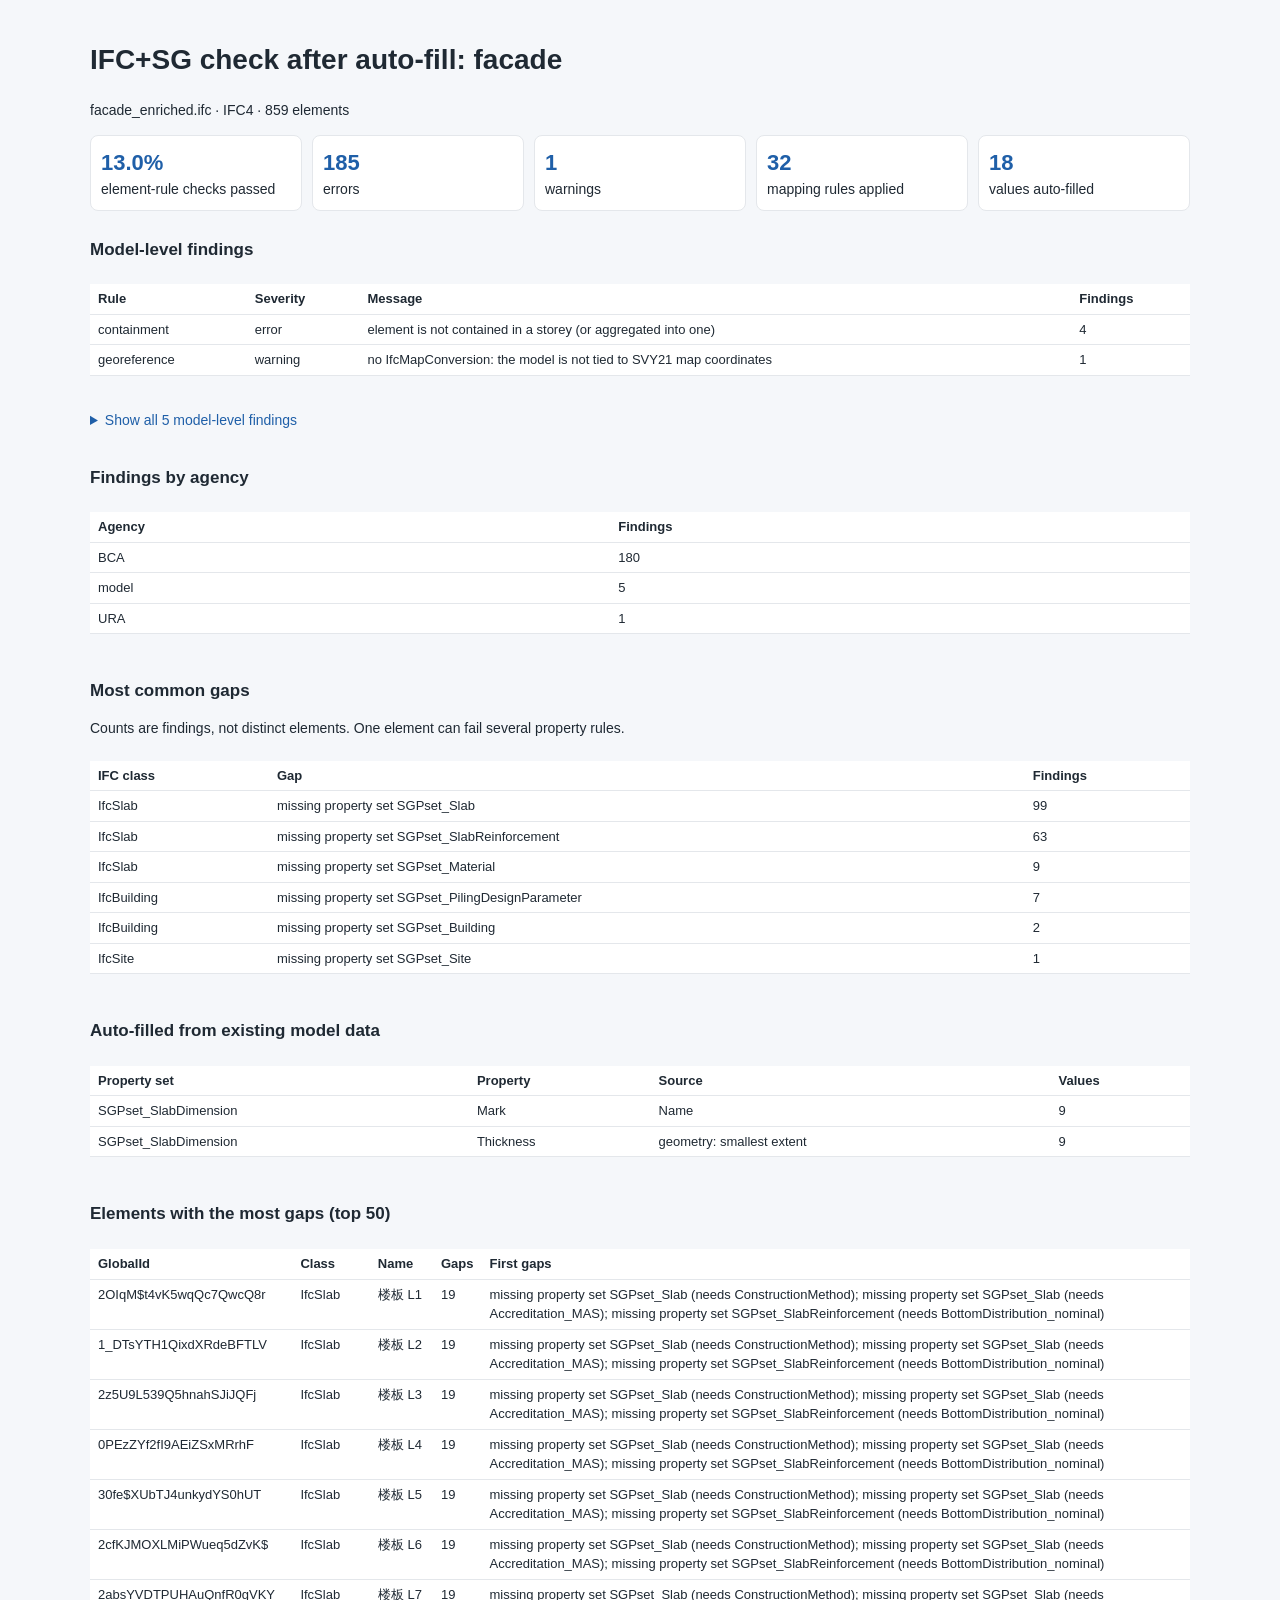
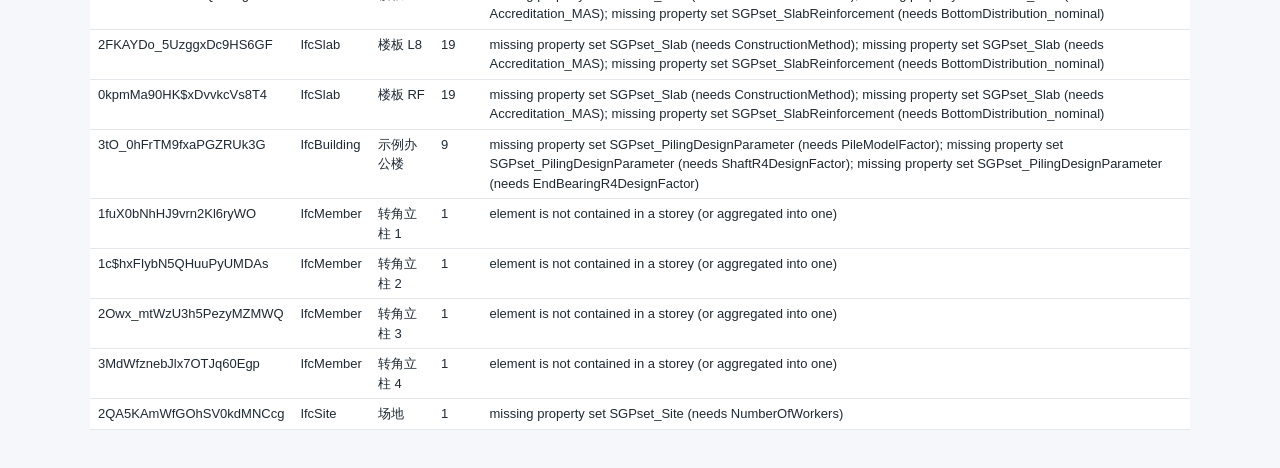
<file: reports/review-20261003/facade_report.html>
<!doctype html><html lang=en><head><meta charset=utf-8><meta name=viewport content="width=device-width,initial-scale=1">
<title>IFC+SG check after auto-fill: facade</title><style>
body{font:14px/1.5 Segoe UI,Helvetica,Arial,sans-serif;color:#1f2933;background:#f5f7fa;margin:0} main{max-width:1100px;margin:0 auto;padding:20px 16px}
.k{display:grid;grid-template-columns:repeat(auto-fit,minmax(170px,1fr));gap:10px} .k div{background:#fff;border:1px solid #e4e7eb;border-radius:8px;padding:10px}
.k b{display:block;font-size:22px;color:#1f5fa8} table{border-collapse:collapse;width:100%;background:#fff;font-size:13px;margin:8px 0 18px}
th,td{border-bottom:1px solid #e4e7eb;padding:5px 8px;text-align:left;vertical-align:top} h2{font-size:17px;margin-top:26px} .w{overflow-x:auto}
h1{overflow-wrap:anywhere} details{margin:8px 0 18px} summary{cursor:pointer;color:#1f5fa8;padding:8px 0} summary:focus-visible{outline:2px solid #1f5fa8;outline-offset:2px}
</style></head><body><main><h1>IFC+SG check after auto-fill: facade</h1><p>facade_enriched.ifc &middot; IFC4 &middot; 859 elements</p>
<div class=k><div><b>13.0%</b>element-rule checks passed</div><div><b>185</b>errors</div><div><b>1</b>warnings</div>
<div><b>32</b>mapping rules applied</div><div><b>18</b>values auto-filled</div></div>
<h2>Model-level findings</h2><div class=w><table><thead><tr><th>Rule</th><th>Severity</th><th>Message</th><th>Findings</th></tr></thead><tbody><tr><td>containment</td><td>error</td><td>element is not contained in a storey (or aggregated into one)</td><td>4</td></tr><tr><td>georeference</td><td>warning</td><td>no IfcMapConversion: the model is not tied to SVY21 map coordinates</td><td>1</td></tr></tbody></table></div><details><summary>Show all 5 model-level findings</summary><div class=w><table><thead><tr><th>Rule</th><th>Severity</th><th>Message</th><th>GlobalId</th><th>Class</th><th>Name</th></tr></thead><tbody><tr><td>georeference</td><td>warning</td><td>no IfcMapConversion: the model is not tied to SVY21 map coordinates</td><td></td><td></td><td></td></tr><tr><td>containment</td><td>error</td><td>element is not contained in a storey (or aggregated into one)</td><td>1fuX0bNhHJ9vrn2Kl6ryWO</td><td>IfcMember</td><td>转角立柱 1</td></tr><tr><td>containment</td><td>error</td><td>element is not contained in a storey (or aggregated into one)</td><td>1c$hxFIybN5QHuuPyUMDAs</td><td>IfcMember</td><td>转角立柱 2</td></tr><tr><td>containment</td><td>error</td><td>element is not contained in a storey (or aggregated into one)</td><td>2Owx_mtWzU3h5PezyMZMWQ</td><td>IfcMember</td><td>转角立柱 3</td></tr><tr><td>containment</td><td>error</td><td>element is not contained in a storey (or aggregated into one)</td><td>3MdWfznebJlx7OTJq60Egp</td><td>IfcMember</td><td>转角立柱 4</td></tr></tbody></table></div></details>
<h2>Findings by agency</h2><div class=w><table><thead><tr><th>Agency</th><th>Findings</th></tr></thead><tbody><tr><td>BCA</td><td>180</td></tr><tr><td>model</td><td>5</td></tr><tr><td>URA</td><td>1</td></tr></tbody></table></div>
<h2>Most common gaps</h2><p>Counts are findings, not distinct elements. One element can fail several property rules.</p><div class=w><table><thead><tr><th>IFC class</th><th>Gap</th><th>Findings</th></tr></thead><tbody><tr><td>IfcSlab</td><td>missing property set SGPset_Slab</td><td>99</td></tr><tr><td>IfcSlab</td><td>missing property set SGPset_SlabReinforcement</td><td>63</td></tr><tr><td>IfcSlab</td><td>missing property set SGPset_Material</td><td>9</td></tr><tr><td>IfcBuilding</td><td>missing property set SGPset_PilingDesignParameter</td><td>7</td></tr><tr><td>IfcBuilding</td><td>missing property set SGPset_Building</td><td>2</td></tr><tr><td>IfcSite</td><td>missing property set SGPset_Site</td><td>1</td></tr></tbody></table></div>
<h2>Auto-filled from existing model data</h2><div class=w><table><thead><tr><th>Property set</th><th>Property</th><th>Source</th><th>Values</th></tr></thead><tbody><tr><td>SGPset_SlabDimension</td><td>Mark</td><td>Name</td><td>9</td></tr><tr><td>SGPset_SlabDimension</td><td>Thickness</td><td>geometry: smallest extent</td><td>9</td></tr></tbody></table></div>
<h2>Elements with the most gaps (top 50)</h2><div class=w><table><thead><tr><th>GlobalId</th><th>Class</th><th>Name</th><th>Gaps</th><th>First gaps</th></tr></thead><tbody><tr><td>2OIqM$t4vK5wqQc7QwcQ8r</td><td>IfcSlab</td><td>楼板 L1</td><td>19</td><td>missing property set SGPset_Slab (needs ConstructionMethod); missing property set SGPset_Slab (needs Accreditation_MAS); missing property set SGPset_SlabReinforcement (needs BottomDistribution_nominal)</td></tr><tr><td>1_DTsYTH1QixdXRdeBFTLV</td><td>IfcSlab</td><td>楼板 L2</td><td>19</td><td>missing property set SGPset_Slab (needs ConstructionMethod); missing property set SGPset_Slab (needs Accreditation_MAS); missing property set SGPset_SlabReinforcement (needs BottomDistribution_nominal)</td></tr><tr><td>2z5U9L539Q5hnahSJiJQFj</td><td>IfcSlab</td><td>楼板 L3</td><td>19</td><td>missing property set SGPset_Slab (needs ConstructionMethod); missing property set SGPset_Slab (needs Accreditation_MAS); missing property set SGPset_SlabReinforcement (needs BottomDistribution_nominal)</td></tr><tr><td>0PEzZYf2fI9AEiZSxMRrhF</td><td>IfcSlab</td><td>楼板 L4</td><td>19</td><td>missing property set SGPset_Slab (needs ConstructionMethod); missing property set SGPset_Slab (needs Accreditation_MAS); missing property set SGPset_SlabReinforcement (needs BottomDistribution_nominal)</td></tr><tr><td>30fe$XUbTJ4unkydYS0hUT</td><td>IfcSlab</td><td>楼板 L5</td><td>19</td><td>missing property set SGPset_Slab (needs ConstructionMethod); missing property set SGPset_Slab (needs Accreditation_MAS); missing property set SGPset_SlabReinforcement (needs BottomDistribution_nominal)</td></tr><tr><td>2cfKJMOXLMiPWueq5dZvK$</td><td>IfcSlab</td><td>楼板 L6</td><td>19</td><td>missing property set SGPset_Slab (needs ConstructionMethod); missing property set SGPset_Slab (needs Accreditation_MAS); missing property set SGPset_SlabReinforcement (needs BottomDistribution_nominal)</td></tr><tr><td>2absYVDTPUHAuQnfR0gVKY</td><td>IfcSlab</td><td>楼板 L7</td><td>19</td><td>missing property set SGPset_Slab (needs ConstructionMethod); missing property set SGPset_Slab (needs Accreditation_MAS); missing property set SGPset_SlabReinforcement (needs BottomDistribution_nominal)</td></tr><tr><td>2FKAYDo_5UzggxDc9HS6GF</td><td>IfcSlab</td><td>楼板 L8</td><td>19</td><td>missing property set SGPset_Slab (needs ConstructionMethod); missing property set SGPset_Slab (needs Accreditation_MAS); missing property set SGPset_SlabReinforcement (needs BottomDistribution_nominal)</td></tr><tr><td>0kpmMa90HK$xDvvkcVs8T4</td><td>IfcSlab</td><td>楼板 RF</td><td>19</td><td>missing property set SGPset_Slab (needs ConstructionMethod); missing property set SGPset_Slab (needs Accreditation_MAS); missing property set SGPset_SlabReinforcement (needs BottomDistribution_nominal)</td></tr><tr><td>3tO_0hFrTM9fxaPGZRUk3G</td><td>IfcBuilding</td><td>示例办公楼</td><td>9</td><td>missing property set SGPset_PilingDesignParameter (needs PileModelFactor); missing property set SGPset_PilingDesignParameter (needs ShaftR4DesignFactor); missing property set SGPset_PilingDesignParameter (needs EndBearingR4DesignFactor)</td></tr><tr><td>1fuX0bNhHJ9vrn2Kl6ryWO</td><td>IfcMember</td><td>转角立柱 1</td><td>1</td><td>element is not contained in a storey (or aggregated into one)</td></tr><tr><td>1c$hxFIybN5QHuuPyUMDAs</td><td>IfcMember</td><td>转角立柱 2</td><td>1</td><td>element is not contained in a storey (or aggregated into one)</td></tr><tr><td>2Owx_mtWzU3h5PezyMZMWQ</td><td>IfcMember</td><td>转角立柱 3</td><td>1</td><td>element is not contained in a storey (or aggregated into one)</td></tr><tr><td>3MdWfznebJlx7OTJq60Egp</td><td>IfcMember</td><td>转角立柱 4</td><td>1</td><td>element is not contained in a storey (or aggregated into one)</td></tr><tr><td>2QA5KAmWfGOhSV0kdMNCcg</td><td>IfcSite</td><td>场地</td><td>1</td><td>missing property set SGPset_Site (needs NumberOfWorkers)</td></tr></tbody></table></div>
</main></body></html>
</file>
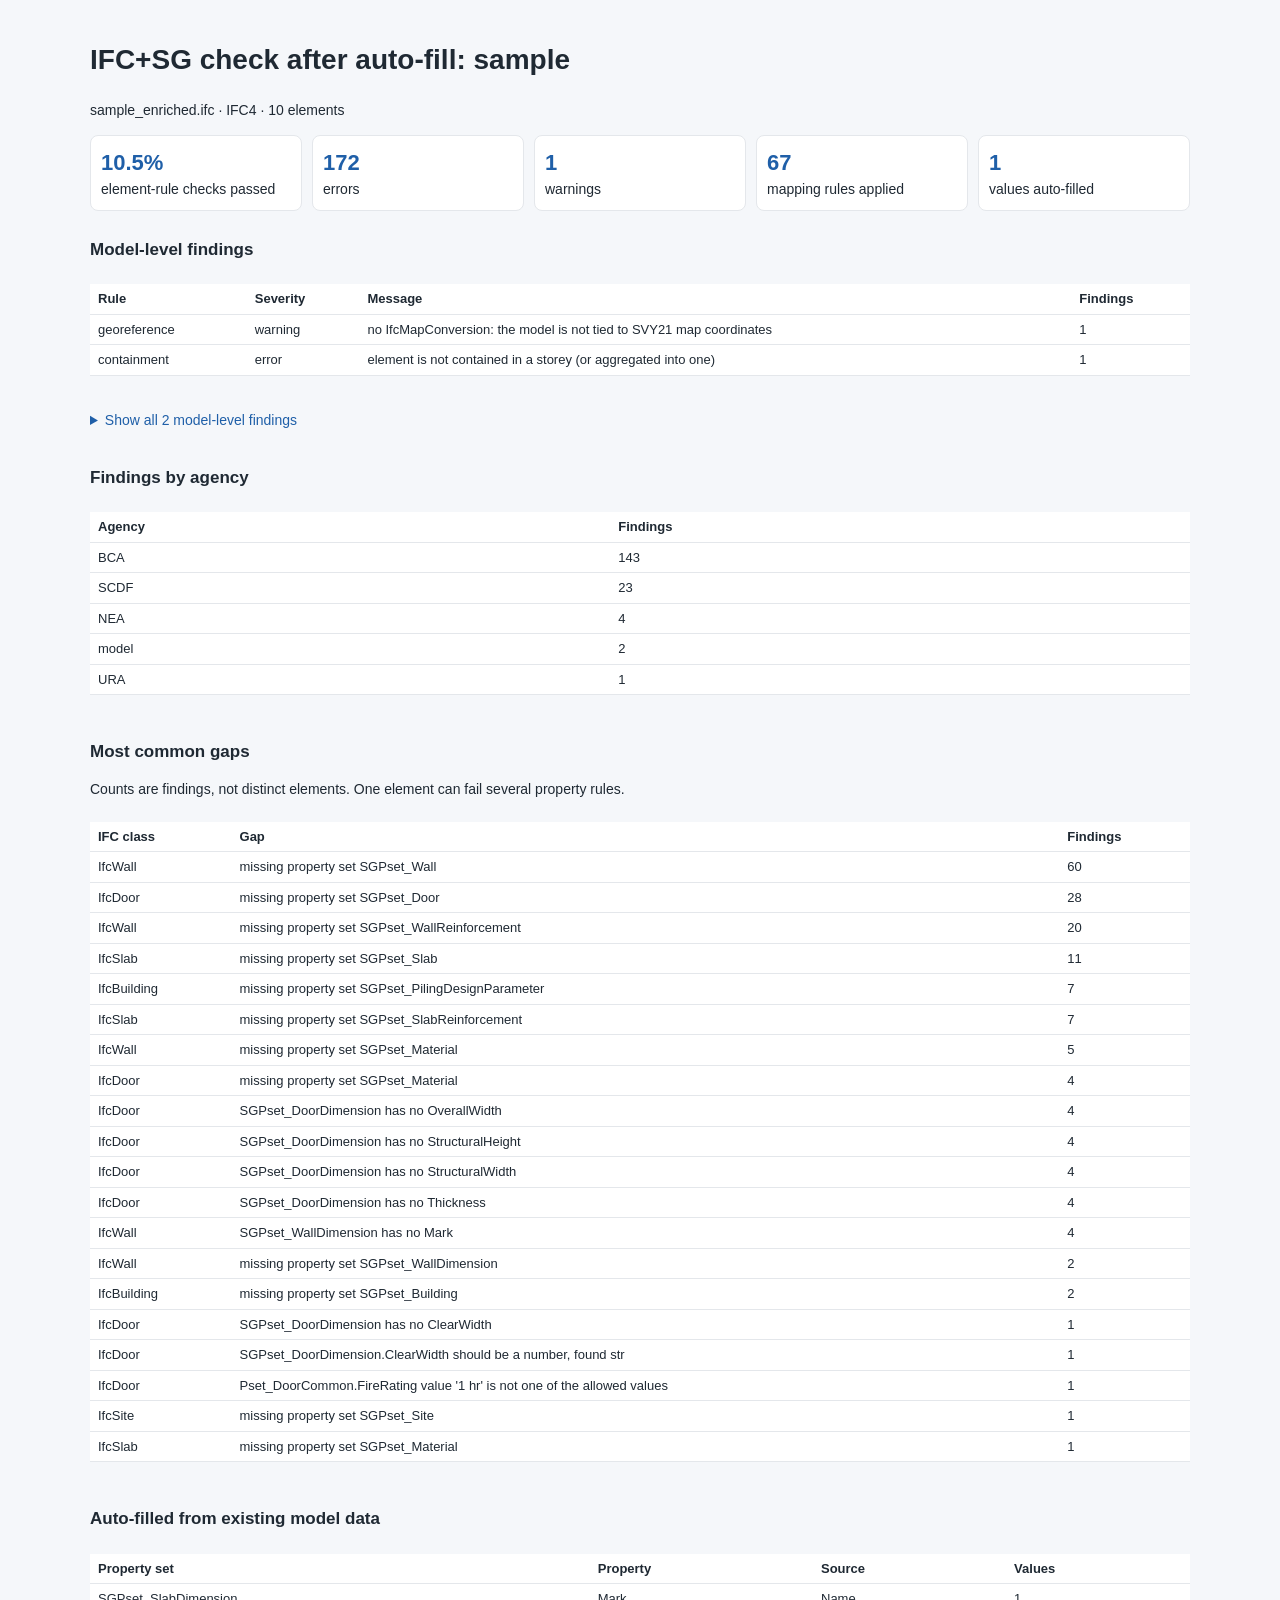
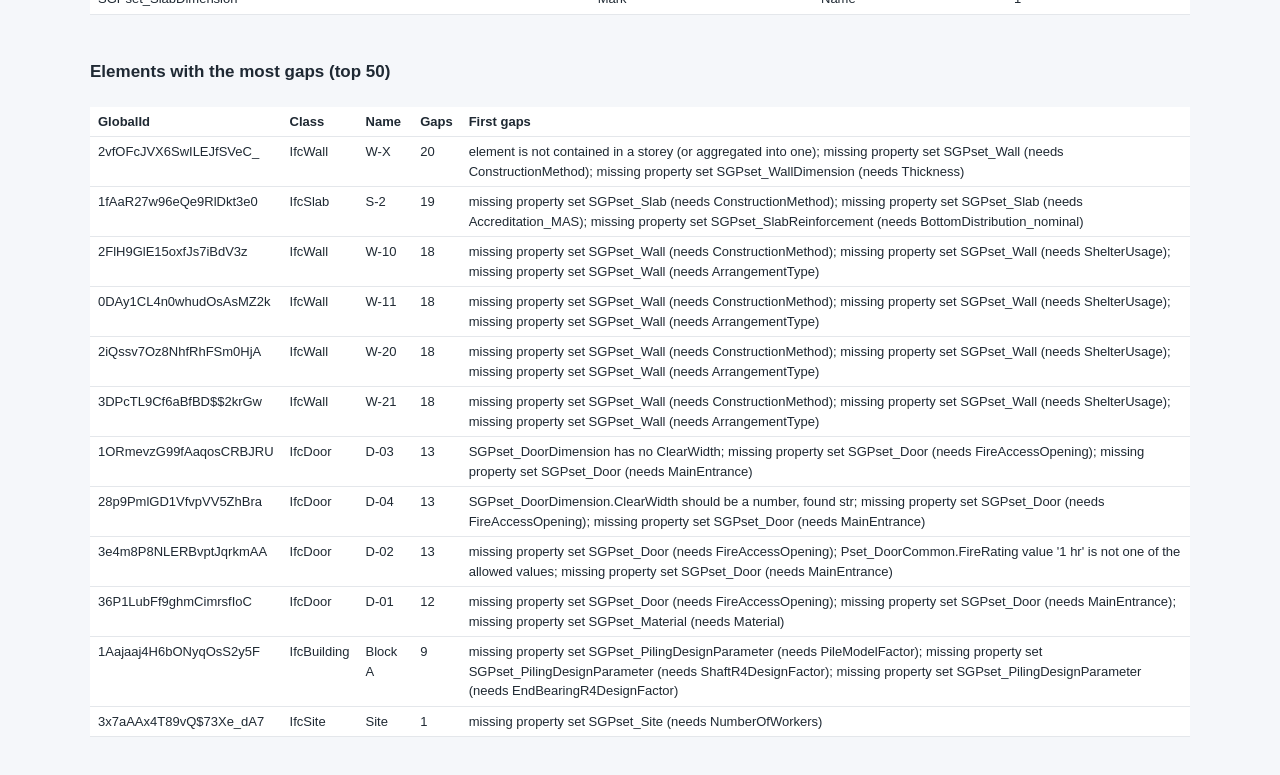
<file: reports/review-20261003/sample_report.html>
<!doctype html><html lang=en><head><meta charset=utf-8><meta name=viewport content="width=device-width,initial-scale=1">
<title>IFC+SG check after auto-fill: sample</title><style>
body{font:14px/1.5 Segoe UI,Helvetica,Arial,sans-serif;color:#1f2933;background:#f5f7fa;margin:0} main{max-width:1100px;margin:0 auto;padding:20px 16px}
.k{display:grid;grid-template-columns:repeat(auto-fit,minmax(170px,1fr));gap:10px} .k div{background:#fff;border:1px solid #e4e7eb;border-radius:8px;padding:10px}
.k b{display:block;font-size:22px;color:#1f5fa8} table{border-collapse:collapse;width:100%;background:#fff;font-size:13px;margin:8px 0 18px}
th,td{border-bottom:1px solid #e4e7eb;padding:5px 8px;text-align:left;vertical-align:top} h2{font-size:17px;margin-top:26px} .w{overflow-x:auto}
h1{overflow-wrap:anywhere} details{margin:8px 0 18px} summary{cursor:pointer;color:#1f5fa8;padding:8px 0} summary:focus-visible{outline:2px solid #1f5fa8;outline-offset:2px}
</style></head><body><main><h1>IFC+SG check after auto-fill: sample</h1><p>sample_enriched.ifc &middot; IFC4 &middot; 10 elements</p>
<div class=k><div><b>10.5%</b>element-rule checks passed</div><div><b>172</b>errors</div><div><b>1</b>warnings</div>
<div><b>67</b>mapping rules applied</div><div><b>1</b>values auto-filled</div></div>
<h2>Model-level findings</h2><div class=w><table><thead><tr><th>Rule</th><th>Severity</th><th>Message</th><th>Findings</th></tr></thead><tbody><tr><td>georeference</td><td>warning</td><td>no IfcMapConversion: the model is not tied to SVY21 map coordinates</td><td>1</td></tr><tr><td>containment</td><td>error</td><td>element is not contained in a storey (or aggregated into one)</td><td>1</td></tr></tbody></table></div><details><summary>Show all 2 model-level findings</summary><div class=w><table><thead><tr><th>Rule</th><th>Severity</th><th>Message</th><th>GlobalId</th><th>Class</th><th>Name</th></tr></thead><tbody><tr><td>georeference</td><td>warning</td><td>no IfcMapConversion: the model is not tied to SVY21 map coordinates</td><td></td><td></td><td></td></tr><tr><td>containment</td><td>error</td><td>element is not contained in a storey (or aggregated into one)</td><td>2vfOFcJVX6SwILEJfSVeC_</td><td>IfcWall</td><td>W-X</td></tr></tbody></table></div></details>
<h2>Findings by agency</h2><div class=w><table><thead><tr><th>Agency</th><th>Findings</th></tr></thead><tbody><tr><td>BCA</td><td>143</td></tr><tr><td>SCDF</td><td>23</td></tr><tr><td>NEA</td><td>4</td></tr><tr><td>model</td><td>2</td></tr><tr><td>URA</td><td>1</td></tr></tbody></table></div>
<h2>Most common gaps</h2><p>Counts are findings, not distinct elements. One element can fail several property rules.</p><div class=w><table><thead><tr><th>IFC class</th><th>Gap</th><th>Findings</th></tr></thead><tbody><tr><td>IfcWall</td><td>missing property set SGPset_Wall</td><td>60</td></tr><tr><td>IfcDoor</td><td>missing property set SGPset_Door</td><td>28</td></tr><tr><td>IfcWall</td><td>missing property set SGPset_WallReinforcement</td><td>20</td></tr><tr><td>IfcSlab</td><td>missing property set SGPset_Slab</td><td>11</td></tr><tr><td>IfcBuilding</td><td>missing property set SGPset_PilingDesignParameter</td><td>7</td></tr><tr><td>IfcSlab</td><td>missing property set SGPset_SlabReinforcement</td><td>7</td></tr><tr><td>IfcWall</td><td>missing property set SGPset_Material</td><td>5</td></tr><tr><td>IfcDoor</td><td>missing property set SGPset_Material</td><td>4</td></tr><tr><td>IfcDoor</td><td>SGPset_DoorDimension has no OverallWidth</td><td>4</td></tr><tr><td>IfcDoor</td><td>SGPset_DoorDimension has no StructuralHeight</td><td>4</td></tr><tr><td>IfcDoor</td><td>SGPset_DoorDimension has no StructuralWidth</td><td>4</td></tr><tr><td>IfcDoor</td><td>SGPset_DoorDimension has no Thickness</td><td>4</td></tr><tr><td>IfcWall</td><td>SGPset_WallDimension has no Mark</td><td>4</td></tr><tr><td>IfcWall</td><td>missing property set SGPset_WallDimension</td><td>2</td></tr><tr><td>IfcBuilding</td><td>missing property set SGPset_Building</td><td>2</td></tr><tr><td>IfcDoor</td><td>SGPset_DoorDimension has no ClearWidth</td><td>1</td></tr><tr><td>IfcDoor</td><td>SGPset_DoorDimension.ClearWidth should be a number, found str</td><td>1</td></tr><tr><td>IfcDoor</td><td>Pset_DoorCommon.FireRating value &#x27;1 hr&#x27; is not one of the allowed values</td><td>1</td></tr><tr><td>IfcSite</td><td>missing property set SGPset_Site</td><td>1</td></tr><tr><td>IfcSlab</td><td>missing property set SGPset_Material</td><td>1</td></tr></tbody></table></div>
<h2>Auto-filled from existing model data</h2><div class=w><table><thead><tr><th>Property set</th><th>Property</th><th>Source</th><th>Values</th></tr></thead><tbody><tr><td>SGPset_SlabDimension</td><td>Mark</td><td>Name</td><td>1</td></tr></tbody></table></div>
<h2>Elements with the most gaps (top 50)</h2><div class=w><table><thead><tr><th>GlobalId</th><th>Class</th><th>Name</th><th>Gaps</th><th>First gaps</th></tr></thead><tbody><tr><td>2vfOFcJVX6SwILEJfSVeC_</td><td>IfcWall</td><td>W-X</td><td>20</td><td>element is not contained in a storey (or aggregated into one); missing property set SGPset_Wall (needs ConstructionMethod); missing property set SGPset_WallDimension (needs Thickness)</td></tr><tr><td>1fAaR27w96eQe9RlDkt3e0</td><td>IfcSlab</td><td>S-2</td><td>19</td><td>missing property set SGPset_Slab (needs ConstructionMethod); missing property set SGPset_Slab (needs Accreditation_MAS); missing property set SGPset_SlabReinforcement (needs BottomDistribution_nominal)</td></tr><tr><td>2FlH9GlE15oxfJs7iBdV3z</td><td>IfcWall</td><td>W-10</td><td>18</td><td>missing property set SGPset_Wall (needs ConstructionMethod); missing property set SGPset_Wall (needs ShelterUsage); missing property set SGPset_Wall (needs ArrangementType)</td></tr><tr><td>0DAy1CL4n0whudOsAsMZ2k</td><td>IfcWall</td><td>W-11</td><td>18</td><td>missing property set SGPset_Wall (needs ConstructionMethod); missing property set SGPset_Wall (needs ShelterUsage); missing property set SGPset_Wall (needs ArrangementType)</td></tr><tr><td>2iQssv7Oz8NhfRhFSm0HjA</td><td>IfcWall</td><td>W-20</td><td>18</td><td>missing property set SGPset_Wall (needs ConstructionMethod); missing property set SGPset_Wall (needs ShelterUsage); missing property set SGPset_Wall (needs ArrangementType)</td></tr><tr><td>3DPcTL9Cf6aBfBD$$2krGw</td><td>IfcWall</td><td>W-21</td><td>18</td><td>missing property set SGPset_Wall (needs ConstructionMethod); missing property set SGPset_Wall (needs ShelterUsage); missing property set SGPset_Wall (needs ArrangementType)</td></tr><tr><td>1ORmevzG99fAaqosCRBJRU</td><td>IfcDoor</td><td>D-03</td><td>13</td><td>SGPset_DoorDimension has no ClearWidth; missing property set SGPset_Door (needs FireAccessOpening); missing property set SGPset_Door (needs MainEntrance)</td></tr><tr><td>28p9PmlGD1VfvpVV5ZhBra</td><td>IfcDoor</td><td>D-04</td><td>13</td><td>SGPset_DoorDimension.ClearWidth should be a number, found str; missing property set SGPset_Door (needs FireAccessOpening); missing property set SGPset_Door (needs MainEntrance)</td></tr><tr><td>3e4m8P8NLERBvptJqrkmAA</td><td>IfcDoor</td><td>D-02</td><td>13</td><td>missing property set SGPset_Door (needs FireAccessOpening); Pset_DoorCommon.FireRating value &#x27;1 hr&#x27; is not one of the allowed values; missing property set SGPset_Door (needs MainEntrance)</td></tr><tr><td>36P1LubFf9ghmCimrsfIoC</td><td>IfcDoor</td><td>D-01</td><td>12</td><td>missing property set SGPset_Door (needs FireAccessOpening); missing property set SGPset_Door (needs MainEntrance); missing property set SGPset_Material (needs Material)</td></tr><tr><td>1Aajaaj4H6bONyqOsS2y5F</td><td>IfcBuilding</td><td>Block A</td><td>9</td><td>missing property set SGPset_PilingDesignParameter (needs PileModelFactor); missing property set SGPset_PilingDesignParameter (needs ShaftR4DesignFactor); missing property set SGPset_PilingDesignParameter (needs EndBearingR4DesignFactor)</td></tr><tr><td>3x7aAAx4T89vQ$73Xe_dA7</td><td>IfcSite</td><td>Site</td><td>1</td><td>missing property set SGPset_Site (needs NumberOfWorkers)</td></tr></tbody></table></div>
</main></body></html>
</file>
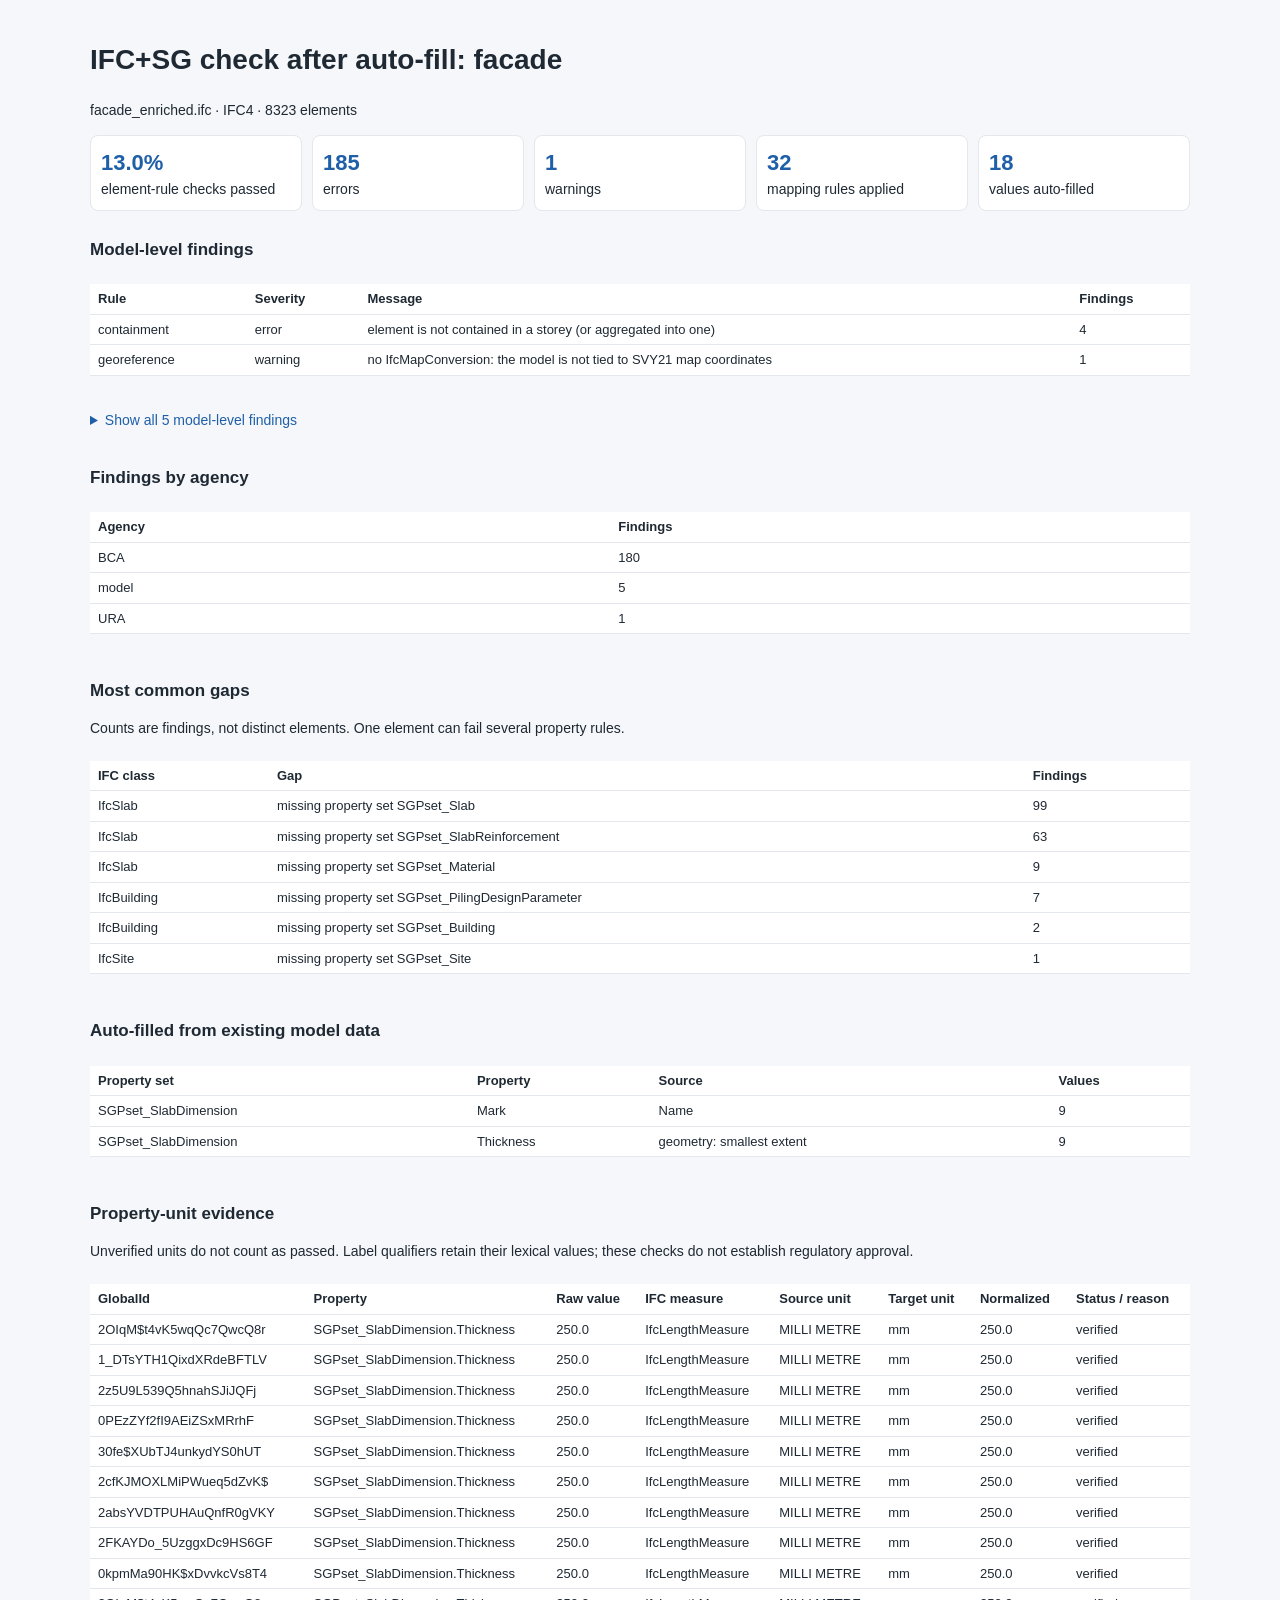
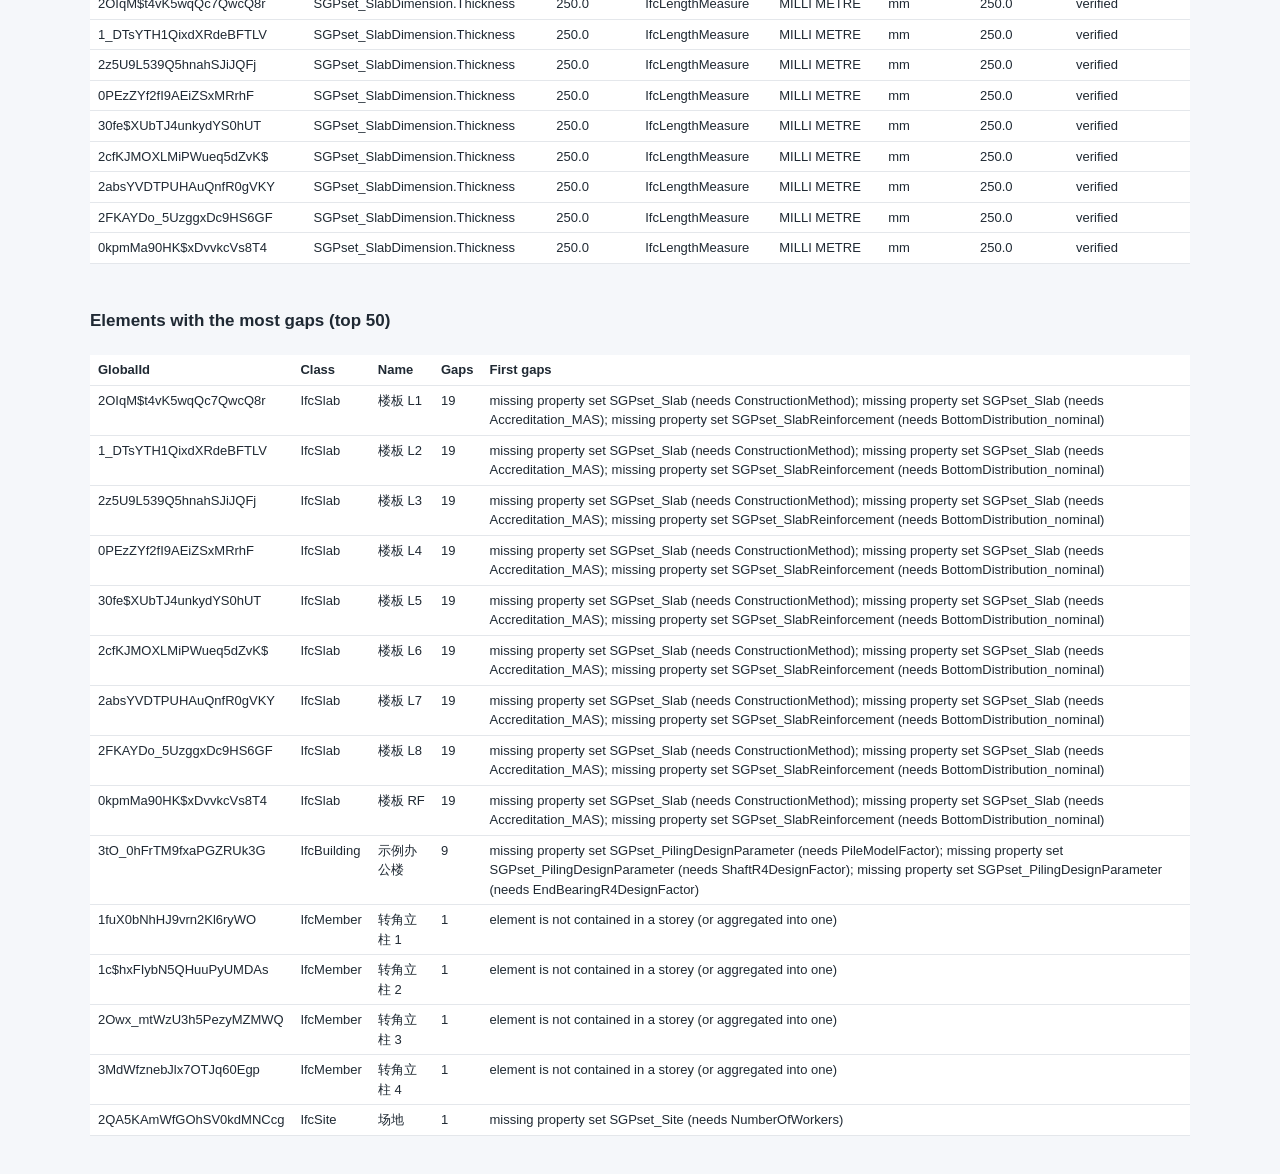
<file: reports/review-20261012-units/facade_report.html>
<!doctype html><html lang=en><head><meta charset=utf-8><meta name=viewport content="width=device-width,initial-scale=1">
<title>IFC+SG check after auto-fill: facade</title><style>
body{font:14px/1.5 Segoe UI,Helvetica,Arial,sans-serif;color:#1f2933;background:#f5f7fa;margin:0} main{max-width:1100px;margin:0 auto;padding:20px 16px}
.k{display:grid;grid-template-columns:repeat(auto-fit,minmax(170px,1fr));gap:10px} .k div{background:#fff;border:1px solid #e4e7eb;border-radius:8px;padding:10px}
.k b{display:block;font-size:22px;color:#1f5fa8} table{border-collapse:collapse;width:100%;background:#fff;font-size:13px;margin:8px 0 18px}
th,td{border-bottom:1px solid #e4e7eb;padding:5px 8px;text-align:left;vertical-align:top} h2{font-size:17px;margin-top:26px} .w{overflow-x:auto}
h1{overflow-wrap:anywhere} details{margin:8px 0 18px} summary{cursor:pointer;color:#1f5fa8;padding:8px 0} summary:focus-visible{outline:2px solid #1f5fa8;outline-offset:2px}
</style></head><body><main><h1>IFC+SG check after auto-fill: facade</h1><p>facade_enriched.ifc &middot; IFC4 &middot; 8323 elements</p>
<div class=k><div><b>13.0%</b>element-rule checks passed</div><div><b>185</b>errors</div><div><b>1</b>warnings</div>
<div><b>32</b>mapping rules applied</div><div><b>18</b>values auto-filled</div></div>
<h2>Model-level findings</h2><div class=w><table><thead><tr><th>Rule</th><th>Severity</th><th>Message</th><th>Findings</th></tr></thead><tbody><tr><td>containment</td><td>error</td><td>element is not contained in a storey (or aggregated into one)</td><td>4</td></tr><tr><td>georeference</td><td>warning</td><td>no IfcMapConversion: the model is not tied to SVY21 map coordinates</td><td>1</td></tr></tbody></table></div><details><summary>Show all 5 model-level findings</summary><div class=w><table><thead><tr><th>Rule</th><th>Severity</th><th>Message</th><th>GlobalId</th><th>Class</th><th>Name</th></tr></thead><tbody><tr><td>georeference</td><td>warning</td><td>no IfcMapConversion: the model is not tied to SVY21 map coordinates</td><td></td><td></td><td></td></tr><tr><td>containment</td><td>error</td><td>element is not contained in a storey (or aggregated into one)</td><td>1fuX0bNhHJ9vrn2Kl6ryWO</td><td>IfcMember</td><td>转角立柱 1</td></tr><tr><td>containment</td><td>error</td><td>element is not contained in a storey (or aggregated into one)</td><td>1c$hxFIybN5QHuuPyUMDAs</td><td>IfcMember</td><td>转角立柱 2</td></tr><tr><td>containment</td><td>error</td><td>element is not contained in a storey (or aggregated into one)</td><td>2Owx_mtWzU3h5PezyMZMWQ</td><td>IfcMember</td><td>转角立柱 3</td></tr><tr><td>containment</td><td>error</td><td>element is not contained in a storey (or aggregated into one)</td><td>3MdWfznebJlx7OTJq60Egp</td><td>IfcMember</td><td>转角立柱 4</td></tr></tbody></table></div></details>
<h2>Findings by agency</h2><div class=w><table><thead><tr><th>Agency</th><th>Findings</th></tr></thead><tbody><tr><td>BCA</td><td>180</td></tr><tr><td>model</td><td>5</td></tr><tr><td>URA</td><td>1</td></tr></tbody></table></div>
<h2>Most common gaps</h2><p>Counts are findings, not distinct elements. One element can fail several property rules.</p><div class=w><table><thead><tr><th>IFC class</th><th>Gap</th><th>Findings</th></tr></thead><tbody><tr><td>IfcSlab</td><td>missing property set SGPset_Slab</td><td>99</td></tr><tr><td>IfcSlab</td><td>missing property set SGPset_SlabReinforcement</td><td>63</td></tr><tr><td>IfcSlab</td><td>missing property set SGPset_Material</td><td>9</td></tr><tr><td>IfcBuilding</td><td>missing property set SGPset_PilingDesignParameter</td><td>7</td></tr><tr><td>IfcBuilding</td><td>missing property set SGPset_Building</td><td>2</td></tr><tr><td>IfcSite</td><td>missing property set SGPset_Site</td><td>1</td></tr></tbody></table></div>
<h2>Auto-filled from existing model data</h2><div class=w><table><thead><tr><th>Property set</th><th>Property</th><th>Source</th><th>Values</th></tr></thead><tbody><tr><td>SGPset_SlabDimension</td><td>Mark</td><td>Name</td><td>9</td></tr><tr><td>SGPset_SlabDimension</td><td>Thickness</td><td>geometry: smallest extent</td><td>9</td></tr></tbody></table></div>
<h2>Property-unit evidence</h2><p>Unverified units do not count as passed. Label qualifiers retain their lexical values; these checks do not establish regulatory approval.</p><div class=w><table><thead><tr><th>GlobalId</th><th>Property</th><th>Raw value</th><th>IFC measure</th><th>Source unit</th><th>Target unit</th><th>Normalized</th><th>Status / reason</th></tr></thead><tbody><tr><td>2OIqM$t4vK5wqQc7QwcQ8r</td><td>SGPset_SlabDimension.Thickness</td><td>250.0</td><td>IfcLengthMeasure</td><td>MILLI METRE</td><td>mm</td><td>250.0</td><td>verified</td></tr><tr><td>1_DTsYTH1QixdXRdeBFTLV</td><td>SGPset_SlabDimension.Thickness</td><td>250.0</td><td>IfcLengthMeasure</td><td>MILLI METRE</td><td>mm</td><td>250.0</td><td>verified</td></tr><tr><td>2z5U9L539Q5hnahSJiJQFj</td><td>SGPset_SlabDimension.Thickness</td><td>250.0</td><td>IfcLengthMeasure</td><td>MILLI METRE</td><td>mm</td><td>250.0</td><td>verified</td></tr><tr><td>0PEzZYf2fI9AEiZSxMRrhF</td><td>SGPset_SlabDimension.Thickness</td><td>250.0</td><td>IfcLengthMeasure</td><td>MILLI METRE</td><td>mm</td><td>250.0</td><td>verified</td></tr><tr><td>30fe$XUbTJ4unkydYS0hUT</td><td>SGPset_SlabDimension.Thickness</td><td>250.0</td><td>IfcLengthMeasure</td><td>MILLI METRE</td><td>mm</td><td>250.0</td><td>verified</td></tr><tr><td>2cfKJMOXLMiPWueq5dZvK$</td><td>SGPset_SlabDimension.Thickness</td><td>250.0</td><td>IfcLengthMeasure</td><td>MILLI METRE</td><td>mm</td><td>250.0</td><td>verified</td></tr><tr><td>2absYVDTPUHAuQnfR0gVKY</td><td>SGPset_SlabDimension.Thickness</td><td>250.0</td><td>IfcLengthMeasure</td><td>MILLI METRE</td><td>mm</td><td>250.0</td><td>verified</td></tr><tr><td>2FKAYDo_5UzggxDc9HS6GF</td><td>SGPset_SlabDimension.Thickness</td><td>250.0</td><td>IfcLengthMeasure</td><td>MILLI METRE</td><td>mm</td><td>250.0</td><td>verified</td></tr><tr><td>0kpmMa90HK$xDvvkcVs8T4</td><td>SGPset_SlabDimension.Thickness</td><td>250.0</td><td>IfcLengthMeasure</td><td>MILLI METRE</td><td>mm</td><td>250.0</td><td>verified</td></tr><tr><td>2OIqM$t4vK5wqQc7QwcQ8r</td><td>SGPset_SlabDimension.Thickness</td><td>250.0</td><td>IfcLengthMeasure</td><td>MILLI METRE</td><td>mm</td><td>250.0</td><td>verified</td></tr><tr><td>1_DTsYTH1QixdXRdeBFTLV</td><td>SGPset_SlabDimension.Thickness</td><td>250.0</td><td>IfcLengthMeasure</td><td>MILLI METRE</td><td>mm</td><td>250.0</td><td>verified</td></tr><tr><td>2z5U9L539Q5hnahSJiJQFj</td><td>SGPset_SlabDimension.Thickness</td><td>250.0</td><td>IfcLengthMeasure</td><td>MILLI METRE</td><td>mm</td><td>250.0</td><td>verified</td></tr><tr><td>0PEzZYf2fI9AEiZSxMRrhF</td><td>SGPset_SlabDimension.Thickness</td><td>250.0</td><td>IfcLengthMeasure</td><td>MILLI METRE</td><td>mm</td><td>250.0</td><td>verified</td></tr><tr><td>30fe$XUbTJ4unkydYS0hUT</td><td>SGPset_SlabDimension.Thickness</td><td>250.0</td><td>IfcLengthMeasure</td><td>MILLI METRE</td><td>mm</td><td>250.0</td><td>verified</td></tr><tr><td>2cfKJMOXLMiPWueq5dZvK$</td><td>SGPset_SlabDimension.Thickness</td><td>250.0</td><td>IfcLengthMeasure</td><td>MILLI METRE</td><td>mm</td><td>250.0</td><td>verified</td></tr><tr><td>2absYVDTPUHAuQnfR0gVKY</td><td>SGPset_SlabDimension.Thickness</td><td>250.0</td><td>IfcLengthMeasure</td><td>MILLI METRE</td><td>mm</td><td>250.0</td><td>verified</td></tr><tr><td>2FKAYDo_5UzggxDc9HS6GF</td><td>SGPset_SlabDimension.Thickness</td><td>250.0</td><td>IfcLengthMeasure</td><td>MILLI METRE</td><td>mm</td><td>250.0</td><td>verified</td></tr><tr><td>0kpmMa90HK$xDvvkcVs8T4</td><td>SGPset_SlabDimension.Thickness</td><td>250.0</td><td>IfcLengthMeasure</td><td>MILLI METRE</td><td>mm</td><td>250.0</td><td>verified</td></tr></tbody></table></div>
<h2>Elements with the most gaps (top 50)</h2><div class=w><table><thead><tr><th>GlobalId</th><th>Class</th><th>Name</th><th>Gaps</th><th>First gaps</th></tr></thead><tbody><tr><td>2OIqM$t4vK5wqQc7QwcQ8r</td><td>IfcSlab</td><td>楼板 L1</td><td>19</td><td>missing property set SGPset_Slab (needs ConstructionMethod); missing property set SGPset_Slab (needs Accreditation_MAS); missing property set SGPset_SlabReinforcement (needs BottomDistribution_nominal)</td></tr><tr><td>1_DTsYTH1QixdXRdeBFTLV</td><td>IfcSlab</td><td>楼板 L2</td><td>19</td><td>missing property set SGPset_Slab (needs ConstructionMethod); missing property set SGPset_Slab (needs Accreditation_MAS); missing property set SGPset_SlabReinforcement (needs BottomDistribution_nominal)</td></tr><tr><td>2z5U9L539Q5hnahSJiJQFj</td><td>IfcSlab</td><td>楼板 L3</td><td>19</td><td>missing property set SGPset_Slab (needs ConstructionMethod); missing property set SGPset_Slab (needs Accreditation_MAS); missing property set SGPset_SlabReinforcement (needs BottomDistribution_nominal)</td></tr><tr><td>0PEzZYf2fI9AEiZSxMRrhF</td><td>IfcSlab</td><td>楼板 L4</td><td>19</td><td>missing property set SGPset_Slab (needs ConstructionMethod); missing property set SGPset_Slab (needs Accreditation_MAS); missing property set SGPset_SlabReinforcement (needs BottomDistribution_nominal)</td></tr><tr><td>30fe$XUbTJ4unkydYS0hUT</td><td>IfcSlab</td><td>楼板 L5</td><td>19</td><td>missing property set SGPset_Slab (needs ConstructionMethod); missing property set SGPset_Slab (needs Accreditation_MAS); missing property set SGPset_SlabReinforcement (needs BottomDistribution_nominal)</td></tr><tr><td>2cfKJMOXLMiPWueq5dZvK$</td><td>IfcSlab</td><td>楼板 L6</td><td>19</td><td>missing property set SGPset_Slab (needs ConstructionMethod); missing property set SGPset_Slab (needs Accreditation_MAS); missing property set SGPset_SlabReinforcement (needs BottomDistribution_nominal)</td></tr><tr><td>2absYVDTPUHAuQnfR0gVKY</td><td>IfcSlab</td><td>楼板 L7</td><td>19</td><td>missing property set SGPset_Slab (needs ConstructionMethod); missing property set SGPset_Slab (needs Accreditation_MAS); missing property set SGPset_SlabReinforcement (needs BottomDistribution_nominal)</td></tr><tr><td>2FKAYDo_5UzggxDc9HS6GF</td><td>IfcSlab</td><td>楼板 L8</td><td>19</td><td>missing property set SGPset_Slab (needs ConstructionMethod); missing property set SGPset_Slab (needs Accreditation_MAS); missing property set SGPset_SlabReinforcement (needs BottomDistribution_nominal)</td></tr><tr><td>0kpmMa90HK$xDvvkcVs8T4</td><td>IfcSlab</td><td>楼板 RF</td><td>19</td><td>missing property set SGPset_Slab (needs ConstructionMethod); missing property set SGPset_Slab (needs Accreditation_MAS); missing property set SGPset_SlabReinforcement (needs BottomDistribution_nominal)</td></tr><tr><td>3tO_0hFrTM9fxaPGZRUk3G</td><td>IfcBuilding</td><td>示例办公楼</td><td>9</td><td>missing property set SGPset_PilingDesignParameter (needs PileModelFactor); missing property set SGPset_PilingDesignParameter (needs ShaftR4DesignFactor); missing property set SGPset_PilingDesignParameter (needs EndBearingR4DesignFactor)</td></tr><tr><td>1fuX0bNhHJ9vrn2Kl6ryWO</td><td>IfcMember</td><td>转角立柱 1</td><td>1</td><td>element is not contained in a storey (or aggregated into one)</td></tr><tr><td>1c$hxFIybN5QHuuPyUMDAs</td><td>IfcMember</td><td>转角立柱 2</td><td>1</td><td>element is not contained in a storey (or aggregated into one)</td></tr><tr><td>2Owx_mtWzU3h5PezyMZMWQ</td><td>IfcMember</td><td>转角立柱 3</td><td>1</td><td>element is not contained in a storey (or aggregated into one)</td></tr><tr><td>3MdWfznebJlx7OTJq60Egp</td><td>IfcMember</td><td>转角立柱 4</td><td>1</td><td>element is not contained in a storey (or aggregated into one)</td></tr><tr><td>2QA5KAmWfGOhSV0kdMNCcg</td><td>IfcSite</td><td>场地</td><td>1</td><td>missing property set SGPset_Site (needs NumberOfWorkers)</td></tr></tbody></table></div>
</main></body></html>
</file>
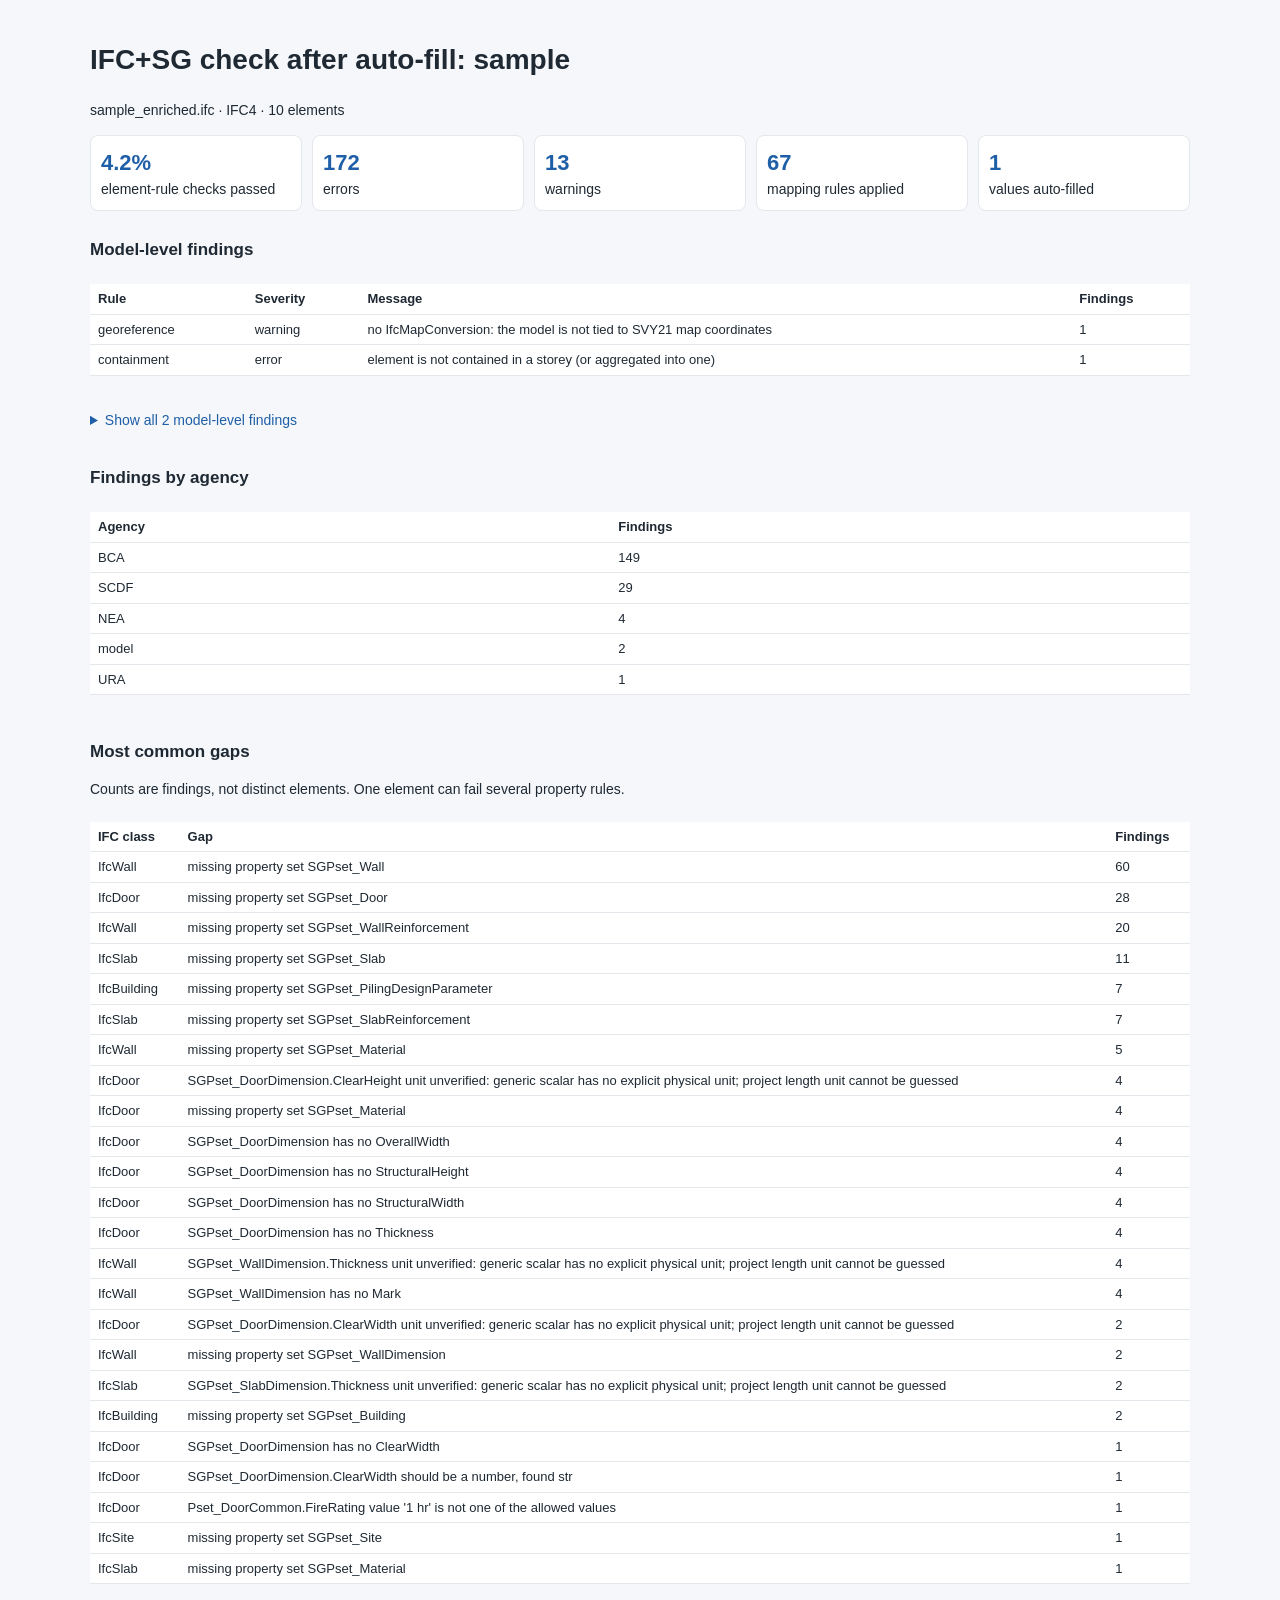
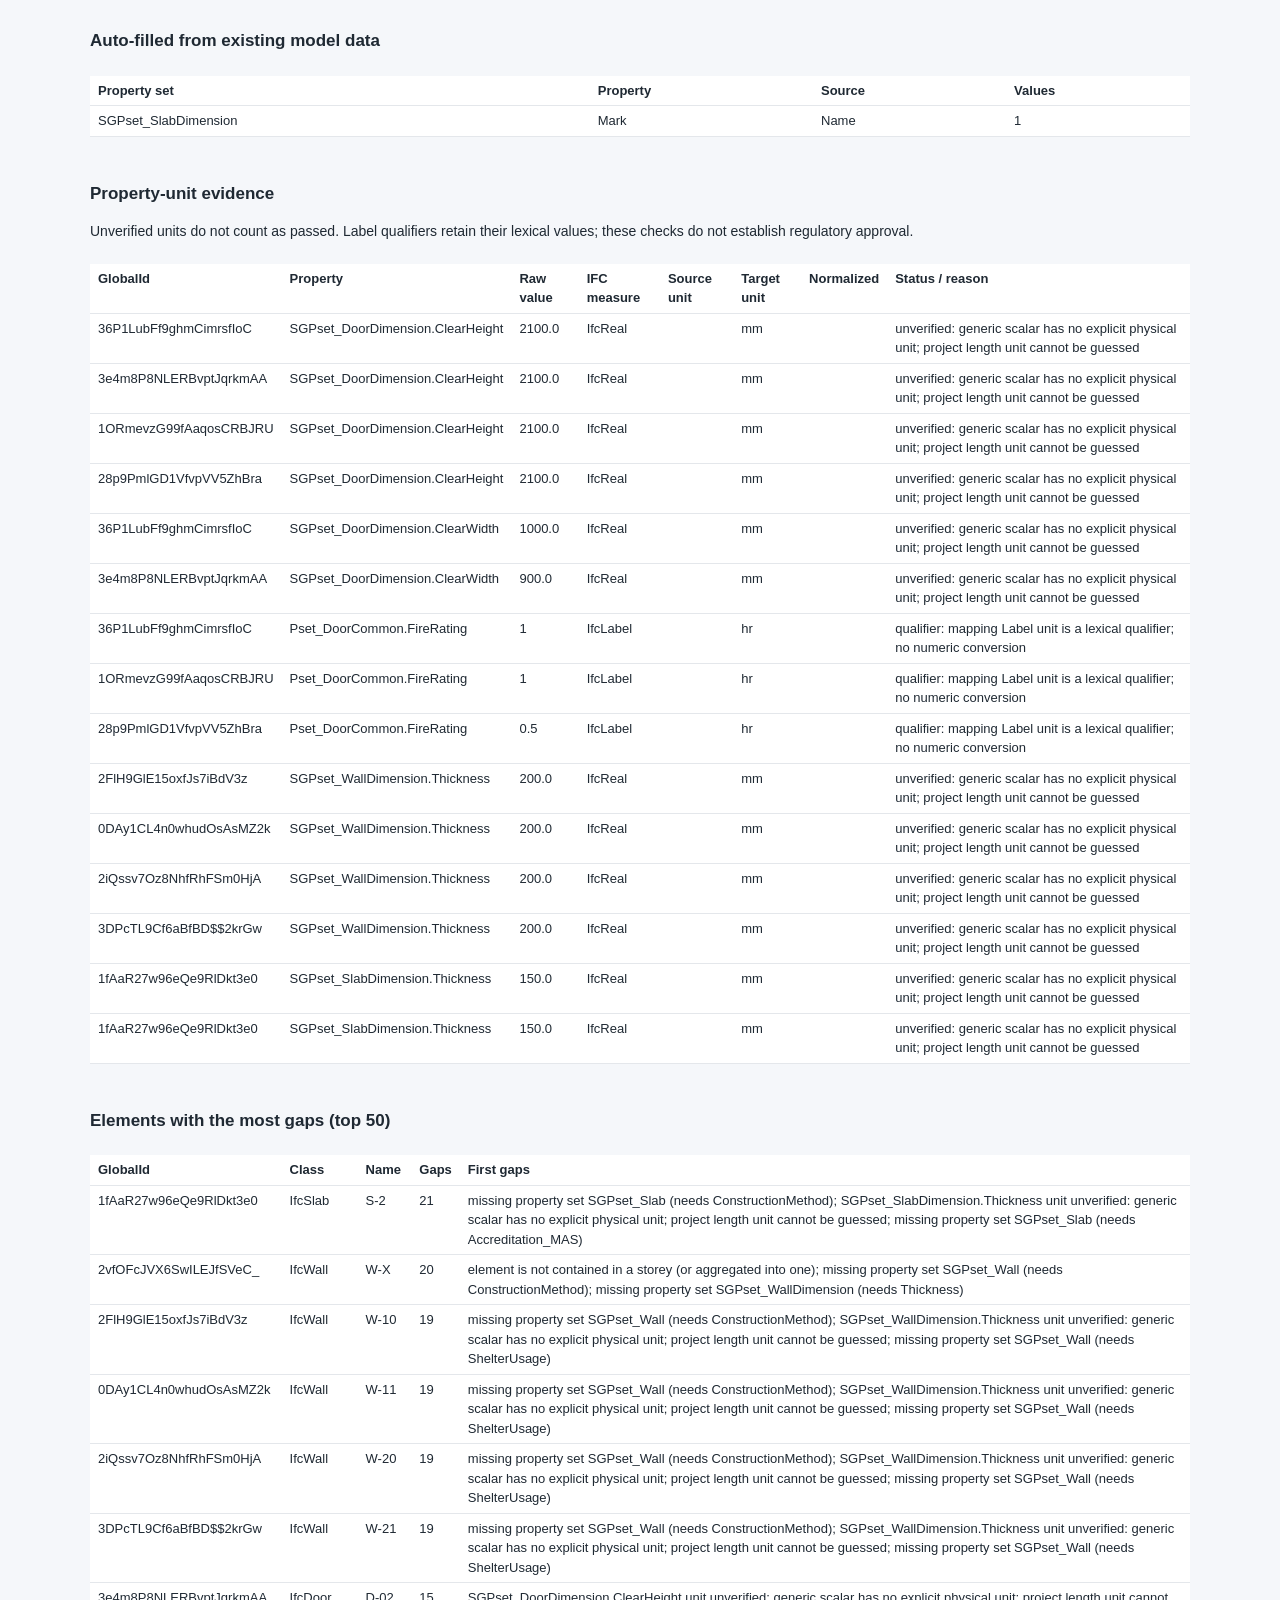
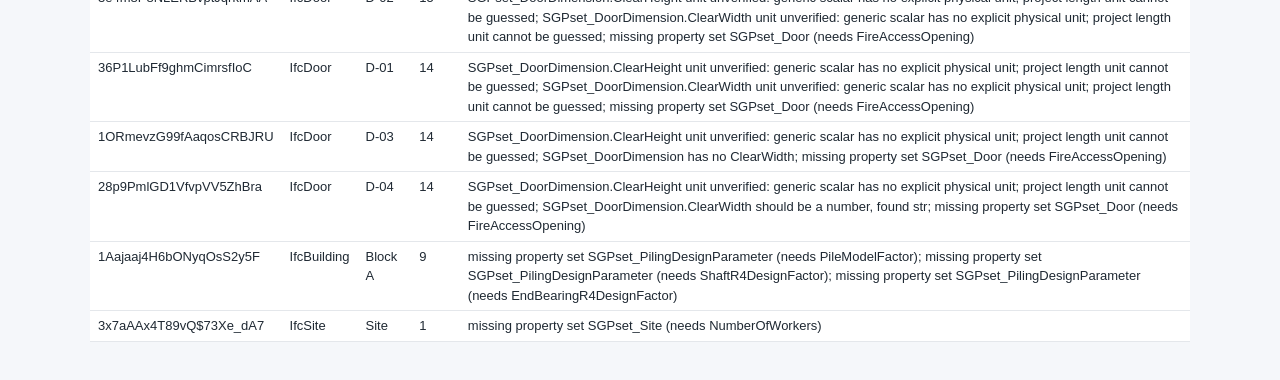
<file: reports/review-20261012-units/sample_report.html>
<!doctype html><html lang=en><head><meta charset=utf-8><meta name=viewport content="width=device-width,initial-scale=1">
<title>IFC+SG check after auto-fill: sample</title><style>
body{font:14px/1.5 Segoe UI,Helvetica,Arial,sans-serif;color:#1f2933;background:#f5f7fa;margin:0} main{max-width:1100px;margin:0 auto;padding:20px 16px}
.k{display:grid;grid-template-columns:repeat(auto-fit,minmax(170px,1fr));gap:10px} .k div{background:#fff;border:1px solid #e4e7eb;border-radius:8px;padding:10px}
.k b{display:block;font-size:22px;color:#1f5fa8} table{border-collapse:collapse;width:100%;background:#fff;font-size:13px;margin:8px 0 18px}
th,td{border-bottom:1px solid #e4e7eb;padding:5px 8px;text-align:left;vertical-align:top} h2{font-size:17px;margin-top:26px} .w{overflow-x:auto}
h1{overflow-wrap:anywhere} details{margin:8px 0 18px} summary{cursor:pointer;color:#1f5fa8;padding:8px 0} summary:focus-visible{outline:2px solid #1f5fa8;outline-offset:2px}
</style></head><body><main><h1>IFC+SG check after auto-fill: sample</h1><p>sample_enriched.ifc &middot; IFC4 &middot; 10 elements</p>
<div class=k><div><b>4.2%</b>element-rule checks passed</div><div><b>172</b>errors</div><div><b>13</b>warnings</div>
<div><b>67</b>mapping rules applied</div><div><b>1</b>values auto-filled</div></div>
<h2>Model-level findings</h2><div class=w><table><thead><tr><th>Rule</th><th>Severity</th><th>Message</th><th>Findings</th></tr></thead><tbody><tr><td>georeference</td><td>warning</td><td>no IfcMapConversion: the model is not tied to SVY21 map coordinates</td><td>1</td></tr><tr><td>containment</td><td>error</td><td>element is not contained in a storey (or aggregated into one)</td><td>1</td></tr></tbody></table></div><details><summary>Show all 2 model-level findings</summary><div class=w><table><thead><tr><th>Rule</th><th>Severity</th><th>Message</th><th>GlobalId</th><th>Class</th><th>Name</th></tr></thead><tbody><tr><td>georeference</td><td>warning</td><td>no IfcMapConversion: the model is not tied to SVY21 map coordinates</td><td></td><td></td><td></td></tr><tr><td>containment</td><td>error</td><td>element is not contained in a storey (or aggregated into one)</td><td>2vfOFcJVX6SwILEJfSVeC_</td><td>IfcWall</td><td>W-X</td></tr></tbody></table></div></details>
<h2>Findings by agency</h2><div class=w><table><thead><tr><th>Agency</th><th>Findings</th></tr></thead><tbody><tr><td>BCA</td><td>149</td></tr><tr><td>SCDF</td><td>29</td></tr><tr><td>NEA</td><td>4</td></tr><tr><td>model</td><td>2</td></tr><tr><td>URA</td><td>1</td></tr></tbody></table></div>
<h2>Most common gaps</h2><p>Counts are findings, not distinct elements. One element can fail several property rules.</p><div class=w><table><thead><tr><th>IFC class</th><th>Gap</th><th>Findings</th></tr></thead><tbody><tr><td>IfcWall</td><td>missing property set SGPset_Wall</td><td>60</td></tr><tr><td>IfcDoor</td><td>missing property set SGPset_Door</td><td>28</td></tr><tr><td>IfcWall</td><td>missing property set SGPset_WallReinforcement</td><td>20</td></tr><tr><td>IfcSlab</td><td>missing property set SGPset_Slab</td><td>11</td></tr><tr><td>IfcBuilding</td><td>missing property set SGPset_PilingDesignParameter</td><td>7</td></tr><tr><td>IfcSlab</td><td>missing property set SGPset_SlabReinforcement</td><td>7</td></tr><tr><td>IfcWall</td><td>missing property set SGPset_Material</td><td>5</td></tr><tr><td>IfcDoor</td><td>SGPset_DoorDimension.ClearHeight unit unverified: generic scalar has no explicit physical unit; project length unit cannot be guessed</td><td>4</td></tr><tr><td>IfcDoor</td><td>missing property set SGPset_Material</td><td>4</td></tr><tr><td>IfcDoor</td><td>SGPset_DoorDimension has no OverallWidth</td><td>4</td></tr><tr><td>IfcDoor</td><td>SGPset_DoorDimension has no StructuralHeight</td><td>4</td></tr><tr><td>IfcDoor</td><td>SGPset_DoorDimension has no StructuralWidth</td><td>4</td></tr><tr><td>IfcDoor</td><td>SGPset_DoorDimension has no Thickness</td><td>4</td></tr><tr><td>IfcWall</td><td>SGPset_WallDimension.Thickness unit unverified: generic scalar has no explicit physical unit; project length unit cannot be guessed</td><td>4</td></tr><tr><td>IfcWall</td><td>SGPset_WallDimension has no Mark</td><td>4</td></tr><tr><td>IfcDoor</td><td>SGPset_DoorDimension.ClearWidth unit unverified: generic scalar has no explicit physical unit; project length unit cannot be guessed</td><td>2</td></tr><tr><td>IfcWall</td><td>missing property set SGPset_WallDimension</td><td>2</td></tr><tr><td>IfcSlab</td><td>SGPset_SlabDimension.Thickness unit unverified: generic scalar has no explicit physical unit; project length unit cannot be guessed</td><td>2</td></tr><tr><td>IfcBuilding</td><td>missing property set SGPset_Building</td><td>2</td></tr><tr><td>IfcDoor</td><td>SGPset_DoorDimension has no ClearWidth</td><td>1</td></tr><tr><td>IfcDoor</td><td>SGPset_DoorDimension.ClearWidth should be a number, found str</td><td>1</td></tr><tr><td>IfcDoor</td><td>Pset_DoorCommon.FireRating value &#x27;1 hr&#x27; is not one of the allowed values</td><td>1</td></tr><tr><td>IfcSite</td><td>missing property set SGPset_Site</td><td>1</td></tr><tr><td>IfcSlab</td><td>missing property set SGPset_Material</td><td>1</td></tr></tbody></table></div>
<h2>Auto-filled from existing model data</h2><div class=w><table><thead><tr><th>Property set</th><th>Property</th><th>Source</th><th>Values</th></tr></thead><tbody><tr><td>SGPset_SlabDimension</td><td>Mark</td><td>Name</td><td>1</td></tr></tbody></table></div>
<h2>Property-unit evidence</h2><p>Unverified units do not count as passed. Label qualifiers retain their lexical values; these checks do not establish regulatory approval.</p><div class=w><table><thead><tr><th>GlobalId</th><th>Property</th><th>Raw value</th><th>IFC measure</th><th>Source unit</th><th>Target unit</th><th>Normalized</th><th>Status / reason</th></tr></thead><tbody><tr><td>36P1LubFf9ghmCimrsfIoC</td><td>SGPset_DoorDimension.ClearHeight</td><td>2100.0</td><td>IfcReal</td><td></td><td>mm</td><td></td><td>unverified: generic scalar has no explicit physical unit; project length unit cannot be guessed</td></tr><tr><td>3e4m8P8NLERBvptJqrkmAA</td><td>SGPset_DoorDimension.ClearHeight</td><td>2100.0</td><td>IfcReal</td><td></td><td>mm</td><td></td><td>unverified: generic scalar has no explicit physical unit; project length unit cannot be guessed</td></tr><tr><td>1ORmevzG99fAaqosCRBJRU</td><td>SGPset_DoorDimension.ClearHeight</td><td>2100.0</td><td>IfcReal</td><td></td><td>mm</td><td></td><td>unverified: generic scalar has no explicit physical unit; project length unit cannot be guessed</td></tr><tr><td>28p9PmlGD1VfvpVV5ZhBra</td><td>SGPset_DoorDimension.ClearHeight</td><td>2100.0</td><td>IfcReal</td><td></td><td>mm</td><td></td><td>unverified: generic scalar has no explicit physical unit; project length unit cannot be guessed</td></tr><tr><td>36P1LubFf9ghmCimrsfIoC</td><td>SGPset_DoorDimension.ClearWidth</td><td>1000.0</td><td>IfcReal</td><td></td><td>mm</td><td></td><td>unverified: generic scalar has no explicit physical unit; project length unit cannot be guessed</td></tr><tr><td>3e4m8P8NLERBvptJqrkmAA</td><td>SGPset_DoorDimension.ClearWidth</td><td>900.0</td><td>IfcReal</td><td></td><td>mm</td><td></td><td>unverified: generic scalar has no explicit physical unit; project length unit cannot be guessed</td></tr><tr><td>36P1LubFf9ghmCimrsfIoC</td><td>Pset_DoorCommon.FireRating</td><td>1</td><td>IfcLabel</td><td></td><td>hr</td><td></td><td>qualifier: mapping Label unit is a lexical qualifier; no numeric conversion</td></tr><tr><td>1ORmevzG99fAaqosCRBJRU</td><td>Pset_DoorCommon.FireRating</td><td>1</td><td>IfcLabel</td><td></td><td>hr</td><td></td><td>qualifier: mapping Label unit is a lexical qualifier; no numeric conversion</td></tr><tr><td>28p9PmlGD1VfvpVV5ZhBra</td><td>Pset_DoorCommon.FireRating</td><td>0.5</td><td>IfcLabel</td><td></td><td>hr</td><td></td><td>qualifier: mapping Label unit is a lexical qualifier; no numeric conversion</td></tr><tr><td>2FlH9GlE15oxfJs7iBdV3z</td><td>SGPset_WallDimension.Thickness</td><td>200.0</td><td>IfcReal</td><td></td><td>mm</td><td></td><td>unverified: generic scalar has no explicit physical unit; project length unit cannot be guessed</td></tr><tr><td>0DAy1CL4n0whudOsAsMZ2k</td><td>SGPset_WallDimension.Thickness</td><td>200.0</td><td>IfcReal</td><td></td><td>mm</td><td></td><td>unverified: generic scalar has no explicit physical unit; project length unit cannot be guessed</td></tr><tr><td>2iQssv7Oz8NhfRhFSm0HjA</td><td>SGPset_WallDimension.Thickness</td><td>200.0</td><td>IfcReal</td><td></td><td>mm</td><td></td><td>unverified: generic scalar has no explicit physical unit; project length unit cannot be guessed</td></tr><tr><td>3DPcTL9Cf6aBfBD$$2krGw</td><td>SGPset_WallDimension.Thickness</td><td>200.0</td><td>IfcReal</td><td></td><td>mm</td><td></td><td>unverified: generic scalar has no explicit physical unit; project length unit cannot be guessed</td></tr><tr><td>1fAaR27w96eQe9RlDkt3e0</td><td>SGPset_SlabDimension.Thickness</td><td>150.0</td><td>IfcReal</td><td></td><td>mm</td><td></td><td>unverified: generic scalar has no explicit physical unit; project length unit cannot be guessed</td></tr><tr><td>1fAaR27w96eQe9RlDkt3e0</td><td>SGPset_SlabDimension.Thickness</td><td>150.0</td><td>IfcReal</td><td></td><td>mm</td><td></td><td>unverified: generic scalar has no explicit physical unit; project length unit cannot be guessed</td></tr></tbody></table></div>
<h2>Elements with the most gaps (top 50)</h2><div class=w><table><thead><tr><th>GlobalId</th><th>Class</th><th>Name</th><th>Gaps</th><th>First gaps</th></tr></thead><tbody><tr><td>1fAaR27w96eQe9RlDkt3e0</td><td>IfcSlab</td><td>S-2</td><td>21</td><td>missing property set SGPset_Slab (needs ConstructionMethod); SGPset_SlabDimension.Thickness unit unverified: generic scalar has no explicit physical unit; project length unit cannot be guessed; missing property set SGPset_Slab (needs Accreditation_MAS)</td></tr><tr><td>2vfOFcJVX6SwILEJfSVeC_</td><td>IfcWall</td><td>W-X</td><td>20</td><td>element is not contained in a storey (or aggregated into one); missing property set SGPset_Wall (needs ConstructionMethod); missing property set SGPset_WallDimension (needs Thickness)</td></tr><tr><td>2FlH9GlE15oxfJs7iBdV3z</td><td>IfcWall</td><td>W-10</td><td>19</td><td>missing property set SGPset_Wall (needs ConstructionMethod); SGPset_WallDimension.Thickness unit unverified: generic scalar has no explicit physical unit; project length unit cannot be guessed; missing property set SGPset_Wall (needs ShelterUsage)</td></tr><tr><td>0DAy1CL4n0whudOsAsMZ2k</td><td>IfcWall</td><td>W-11</td><td>19</td><td>missing property set SGPset_Wall (needs ConstructionMethod); SGPset_WallDimension.Thickness unit unverified: generic scalar has no explicit physical unit; project length unit cannot be guessed; missing property set SGPset_Wall (needs ShelterUsage)</td></tr><tr><td>2iQssv7Oz8NhfRhFSm0HjA</td><td>IfcWall</td><td>W-20</td><td>19</td><td>missing property set SGPset_Wall (needs ConstructionMethod); SGPset_WallDimension.Thickness unit unverified: generic scalar has no explicit physical unit; project length unit cannot be guessed; missing property set SGPset_Wall (needs ShelterUsage)</td></tr><tr><td>3DPcTL9Cf6aBfBD$$2krGw</td><td>IfcWall</td><td>W-21</td><td>19</td><td>missing property set SGPset_Wall (needs ConstructionMethod); SGPset_WallDimension.Thickness unit unverified: generic scalar has no explicit physical unit; project length unit cannot be guessed; missing property set SGPset_Wall (needs ShelterUsage)</td></tr><tr><td>3e4m8P8NLERBvptJqrkmAA</td><td>IfcDoor</td><td>D-02</td><td>15</td><td>SGPset_DoorDimension.ClearHeight unit unverified: generic scalar has no explicit physical unit; project length unit cannot be guessed; SGPset_DoorDimension.ClearWidth unit unverified: generic scalar has no explicit physical unit; project length unit cannot be guessed; missing property set SGPset_Door (needs FireAccessOpening)</td></tr><tr><td>36P1LubFf9ghmCimrsfIoC</td><td>IfcDoor</td><td>D-01</td><td>14</td><td>SGPset_DoorDimension.ClearHeight unit unverified: generic scalar has no explicit physical unit; project length unit cannot be guessed; SGPset_DoorDimension.ClearWidth unit unverified: generic scalar has no explicit physical unit; project length unit cannot be guessed; missing property set SGPset_Door (needs FireAccessOpening)</td></tr><tr><td>1ORmevzG99fAaqosCRBJRU</td><td>IfcDoor</td><td>D-03</td><td>14</td><td>SGPset_DoorDimension.ClearHeight unit unverified: generic scalar has no explicit physical unit; project length unit cannot be guessed; SGPset_DoorDimension has no ClearWidth; missing property set SGPset_Door (needs FireAccessOpening)</td></tr><tr><td>28p9PmlGD1VfvpVV5ZhBra</td><td>IfcDoor</td><td>D-04</td><td>14</td><td>SGPset_DoorDimension.ClearHeight unit unverified: generic scalar has no explicit physical unit; project length unit cannot be guessed; SGPset_DoorDimension.ClearWidth should be a number, found str; missing property set SGPset_Door (needs FireAccessOpening)</td></tr><tr><td>1Aajaaj4H6bONyqOsS2y5F</td><td>IfcBuilding</td><td>Block A</td><td>9</td><td>missing property set SGPset_PilingDesignParameter (needs PileModelFactor); missing property set SGPset_PilingDesignParameter (needs ShaftR4DesignFactor); missing property set SGPset_PilingDesignParameter (needs EndBearingR4DesignFactor)</td></tr><tr><td>3x7aAAx4T89vQ$73Xe_dA7</td><td>IfcSite</td><td>Site</td><td>1</td><td>missing property set SGPset_Site (needs NumberOfWorkers)</td></tr></tbody></table></div>
</main></body></html>
</file>
